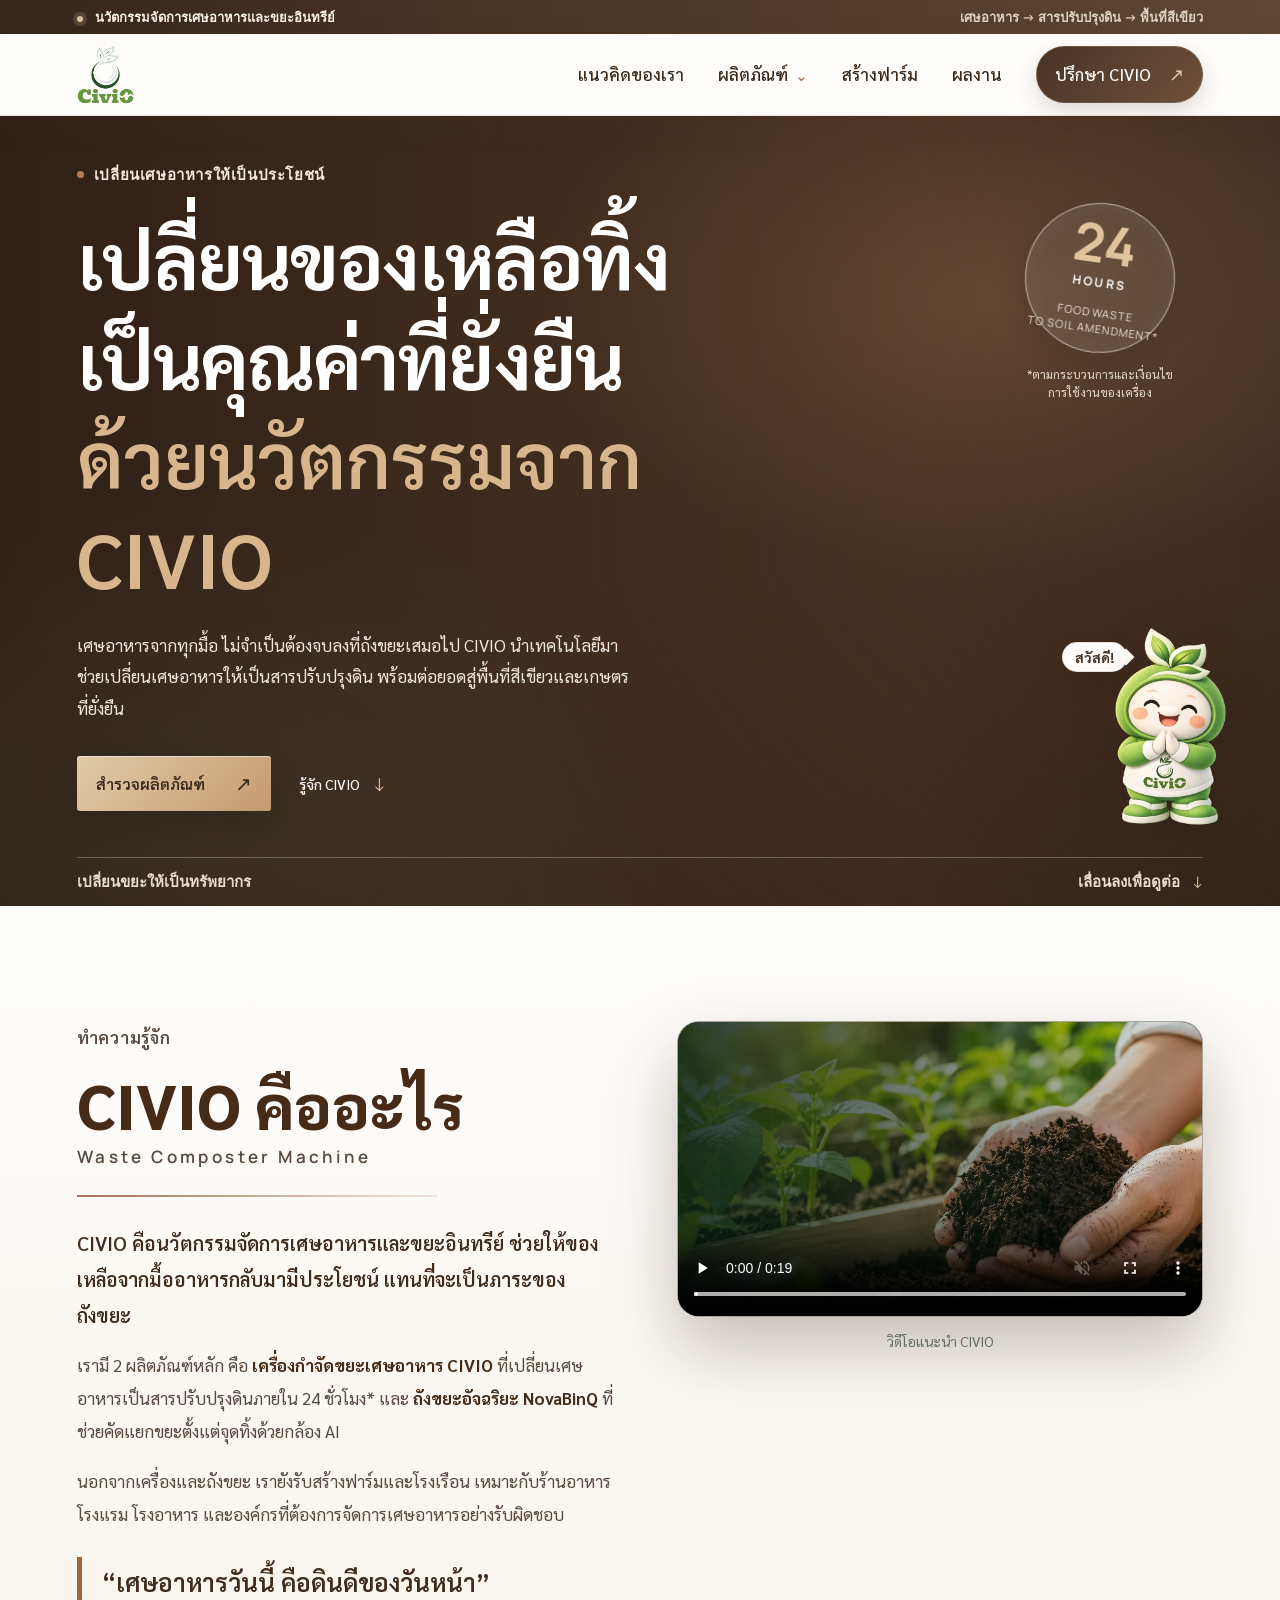
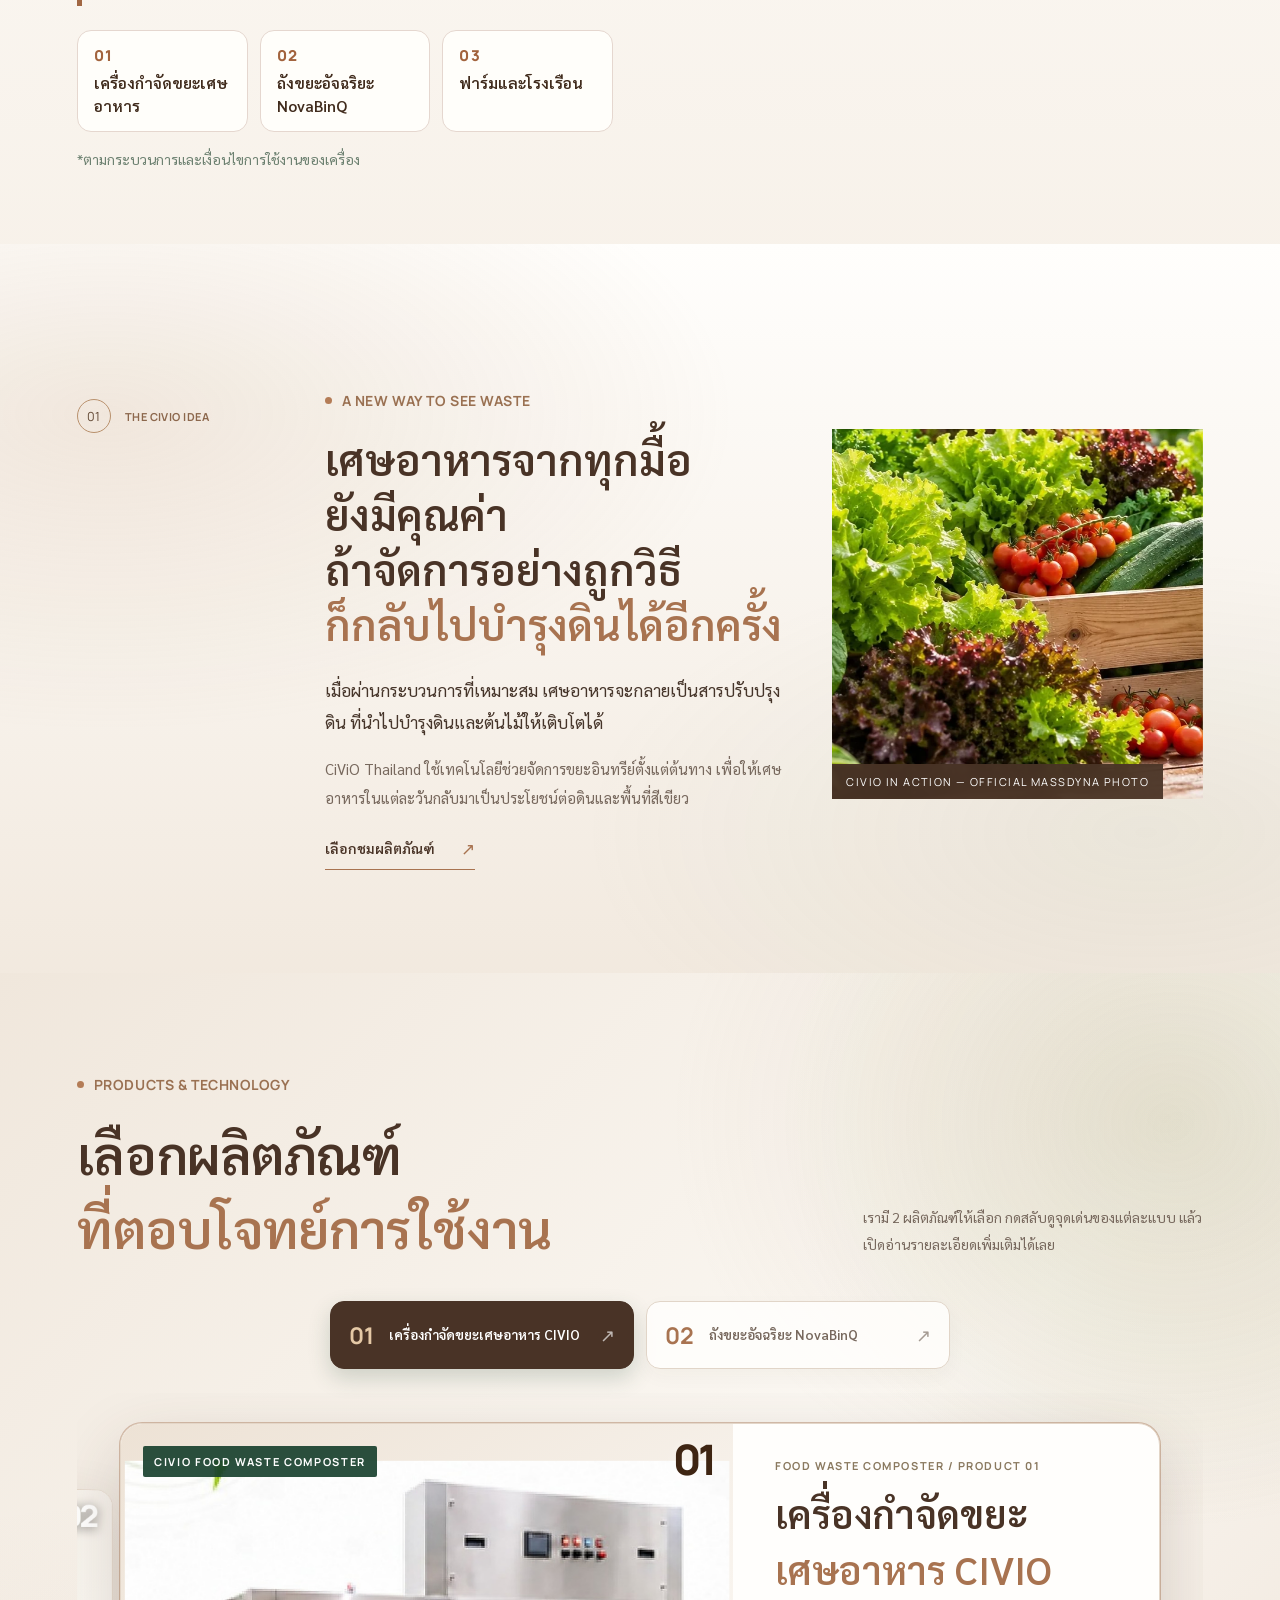
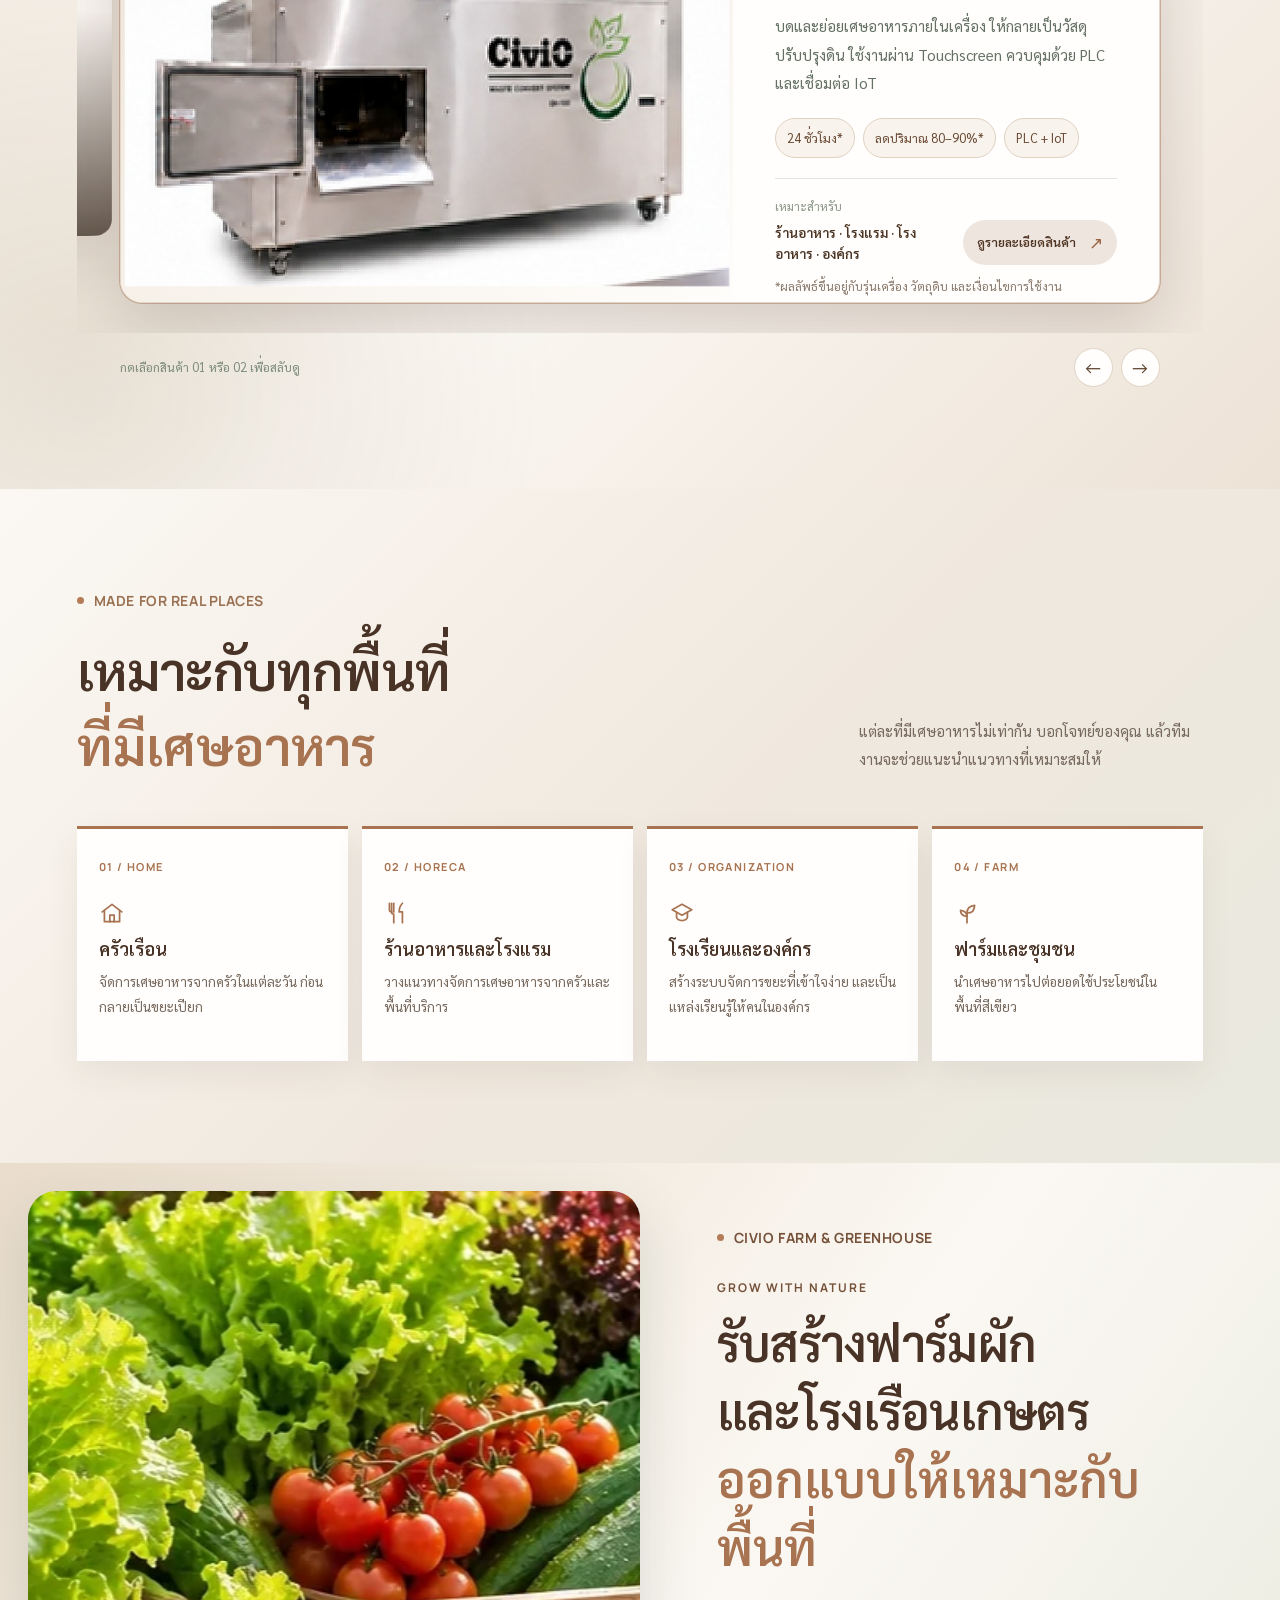
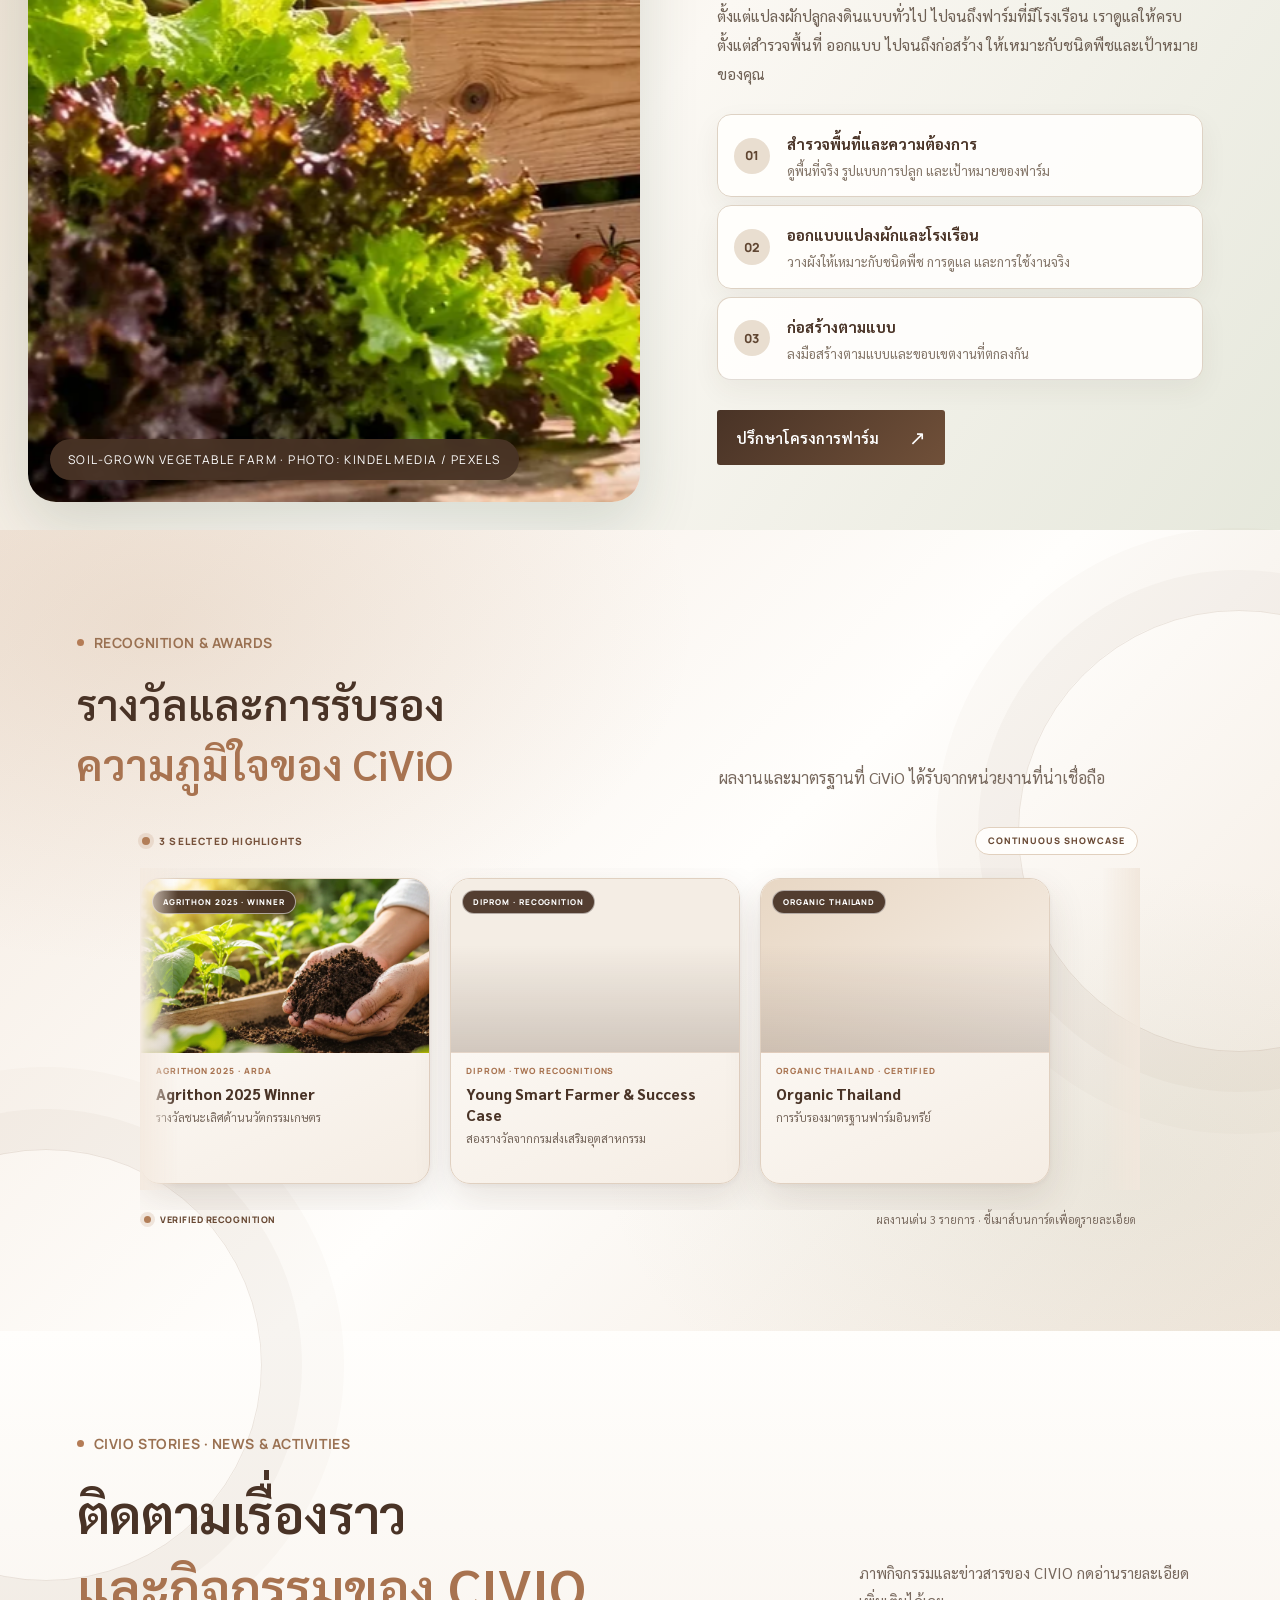
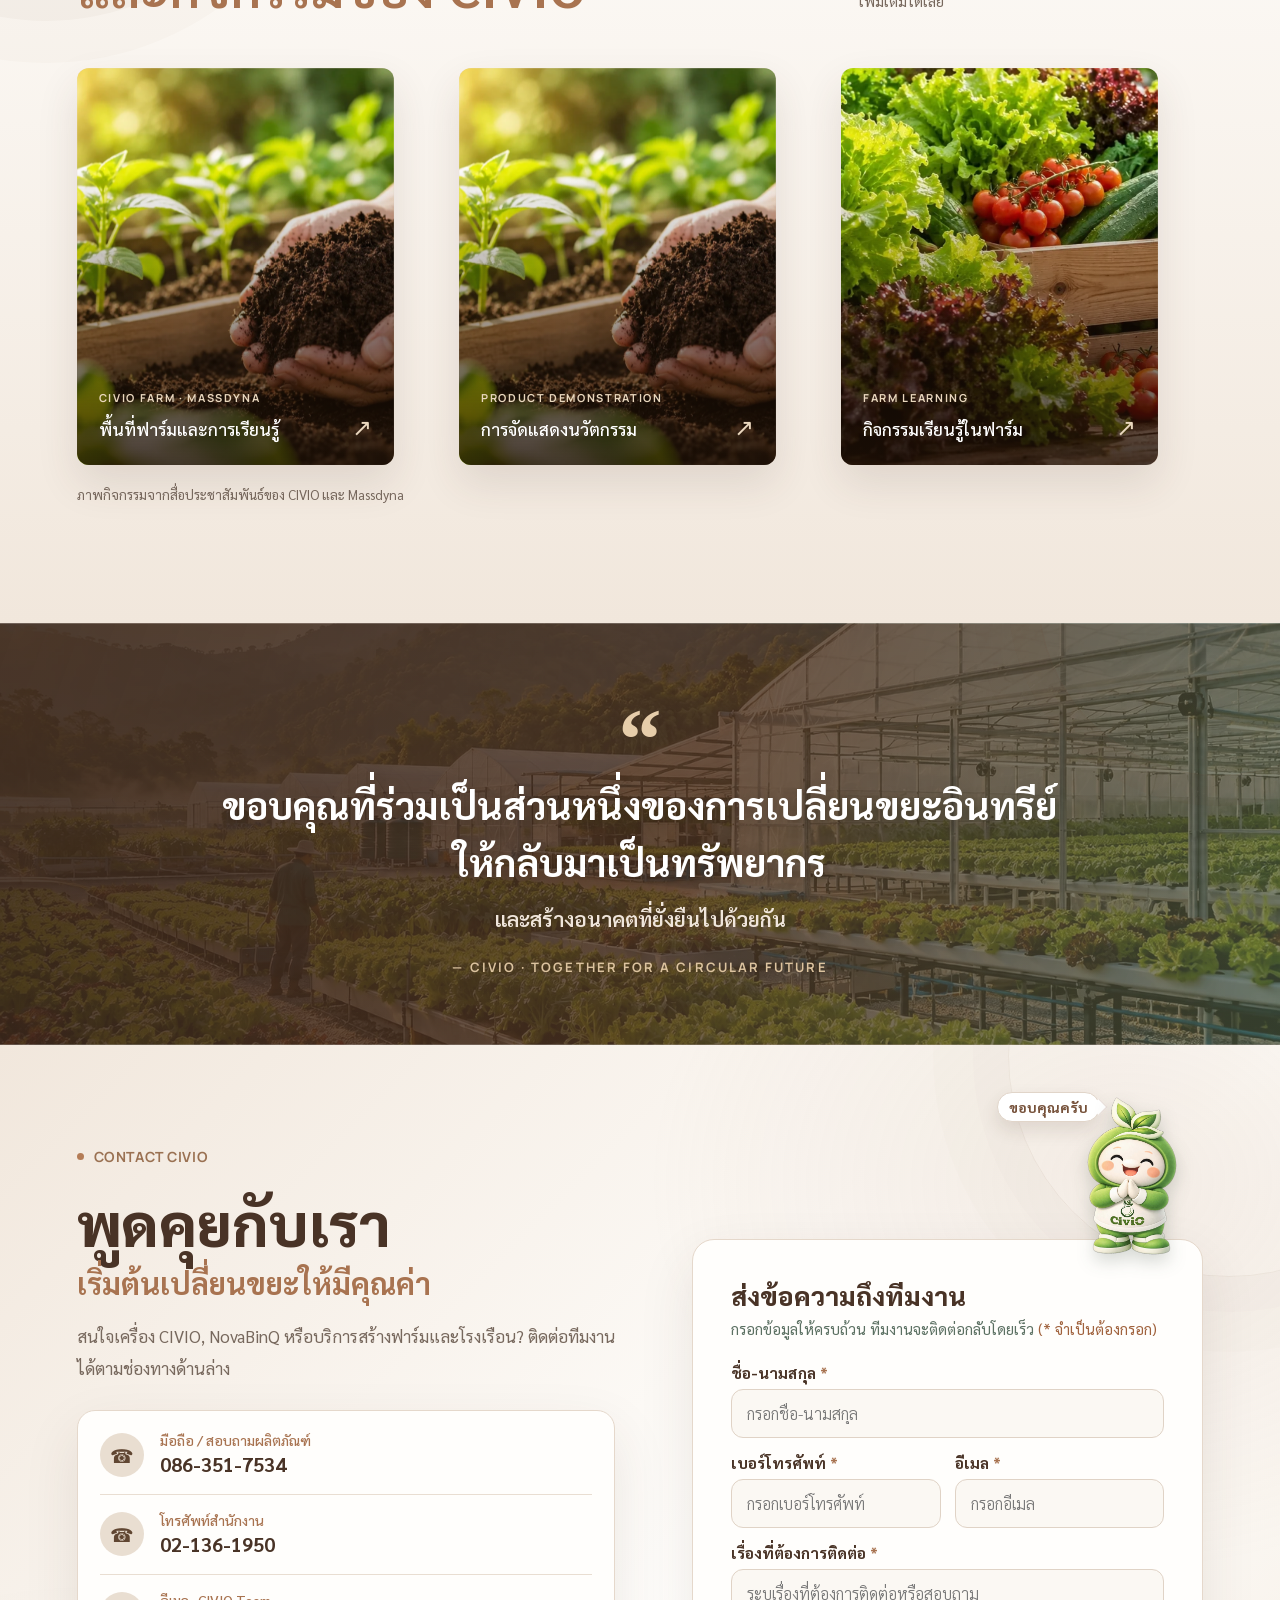
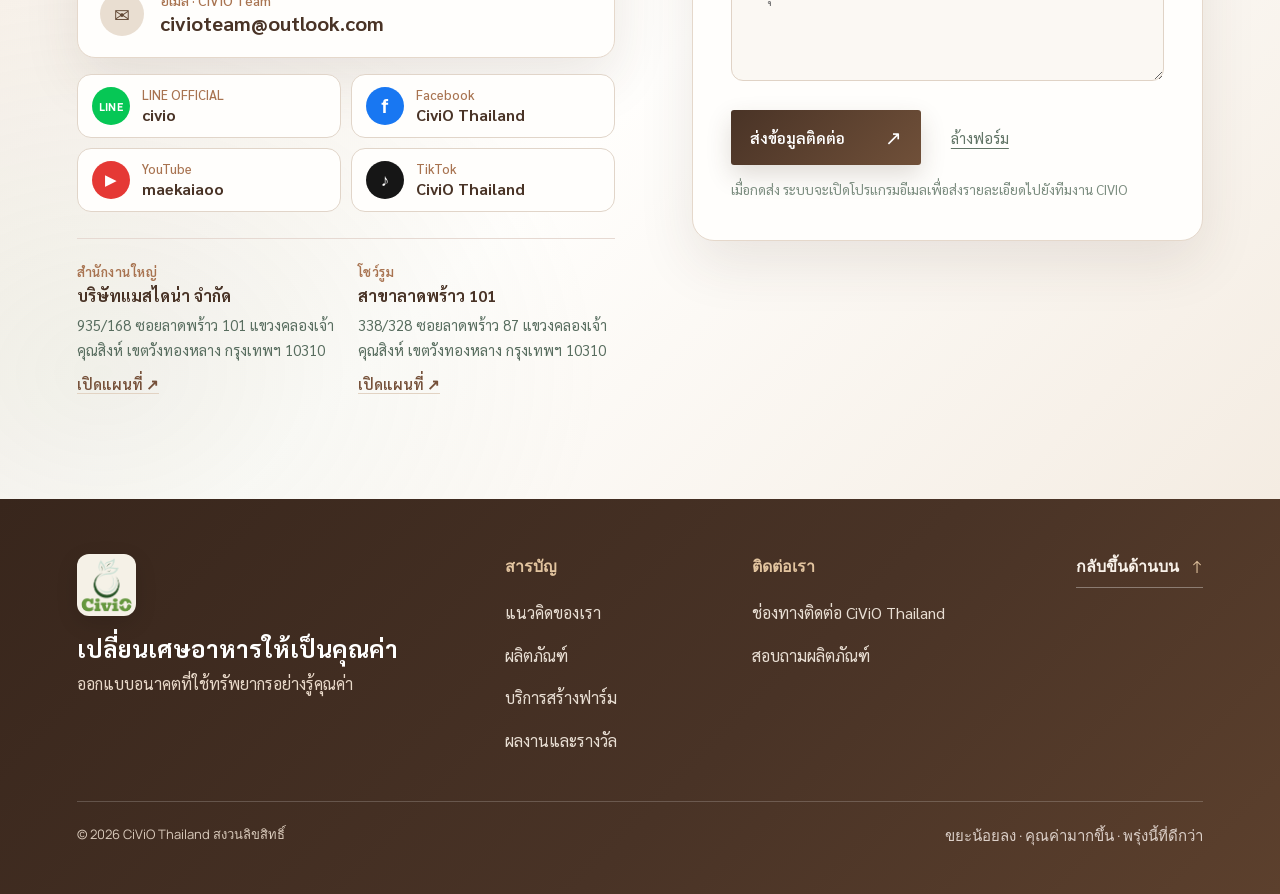
<file: index.html>
<!DOCTYPE html>
<html lang="th">
<head>
  <meta charset="UTF-8">
  <meta name="viewport" content="width=device-width, initial-scale=1.0">
  <meta name="theme-color" content="#354A3B">
  <meta name="application-name" content="CiViO Thailand">
  <meta name="description" content="CiViO Thailand นวัตกรรมจัดการเศษอาหารและขยะอินทรีย์ เครื่องกำจัดขยะเศษอาหาร CiViO ถังขยะอัจฉริยะ NovaBinQ พร้อมบริการออกแบบและสร้างฟาร์มผักและโรงเรือนเกษตร">
  <meta name="robots" content="index, follow, max-image-preview:large">
  <link rel="canonical" href="https://civiothailand.github.io/CiViOWebsites/">
  <meta property="og:site_name" content="CiViO Thailand">
  <meta property="og:locale" content="th_TH">
  <meta property="og:title" content="CiViO Thailand | เปลี่ยนขยะให้เป็นคุณค่า">
  <meta property="og:description" content="นวัตกรรมจัดการเศษอาหาร เครื่องกำจัดขยะ CiViO ถังขยะอัจฉริยะ NovaBinQ และบริการฟาร์มเกษตรเพื่อการเติบโตอย่างยั่งยืน">
  <meta property="og:type" content="website">
  <meta property="og:url" content="https://civiothailand.github.io/CiViOWebsites/">
  <meta property="og:image" content="https://civiothailand.github.io/CiViOWebsites/assets/video/civio-intro-poster.jpg">
  <meta property="og:image:alt" content="CiViO Thailand นวัตกรรมเปลี่ยนเศษอาหารให้เป็นคุณค่า">
  <meta name="twitter:card" content="summary_large_image">
  <meta name="twitter:title" content="CiViO Thailand | เปลี่ยนขยะให้เป็นคุณค่า">
  <meta name="twitter:description" content="นวัตกรรมจัดการเศษอาหาร เครื่องกำจัดขยะ CiViO และถังขยะอัจฉริยะ NovaBinQ">
  <meta name="twitter:image" content="https://civiothailand.github.io/CiViOWebsites/assets/video/civio-intro-poster.jpg">
  <title>CiViO Thailand | เครื่องกำจัดขยะเศษอาหาร</title>
  <link rel="preconnect" href="https://fonts.googleapis.com">
  <link rel="preconnect" href="https://fonts.gstatic.com" crossorigin>
  <link href="https://fonts.googleapis.com/css2?family=Sarabun:wght@300;400;500;600;700;800&family=Manrope:wght@400;500;600;700;800&display=swap" rel="stylesheet">
  <link rel="stylesheet" href="assets/css/style.css?v=11">
  <link rel="icon" href="assets/images/civio-logo-official.png" type="image/png">
  <script type="application/ld+json">
  {
    "@context": "https://schema.org",
    "@graph": [
      {
        "@type": "Organization",
        "@id": "https://civiothailand.github.io/CiViOWebsites/#organization",
        "name": "CiViO Thailand",
        "alternateName": "CiViO",
        "url": "https://civiothailand.github.io/CiViOWebsites/",
        "logo": "https://civiothailand.github.io/CiViOWebsites/assets/images/civio-logo-official.png",
        "description": "นวัตกรรมจัดการเศษอาหารและขยะอินทรีย์ เครื่องกำจัดขยะเศษอาหาร CiViO และถังขยะอัจฉริยะ NovaBinQ พร้อมแนวทางต่อยอดสู่เกษตรและพื้นที่สีเขียว"
      },
      {
        "@type": "WebSite",
        "@id": "https://civiothailand.github.io/CiViOWebsites/#website",
        "name": "CiViO Thailand",
        "alternateName": "CiViO",
        "url": "https://civiothailand.github.io/CiViOWebsites/",
        "inLanguage": "th-TH",
        "publisher": {"@id": "https://civiothailand.github.io/CiViOWebsites/#organization"}
      }
    ]
  }
  </script>
</head>
<body>
  <div class="scroll-progress" aria-hidden="true"><span id="scrollProgress"></span></div>
  <div class="topline">
    <div class="topline-inner">
      <span><i class="live-dot"></i> นวัตกรรมจัดการเศษอาหารและขยะอินทรีย์</span>
      <span class="topline-right">เศษอาหาร → สารปรับปรุงดิน → พื้นที่สีเขียว</span>
    </div>
  </div>

  <header class="header" id="top">
    <div class="header-inner">
      <a class="brand" href="#top" aria-label="CiViO Thailand หน้าแรก"><img src="assets/images/civio-logo-official.png" alt="CiViO Thailand" class="brand-logo" decoding="async"></a>
      <button class="menu-toggle" type="button" aria-label="เปิดเมนู" aria-expanded="false" aria-controls="mainNav">
        <span></span><span></span>
      </button>
      <nav class="main-nav" id="mainNav" aria-label="เมนูหลัก">
        <a href="#story">แนวคิดของเรา</a>
        <div class="nav-dropdown">
          <button class="nav-dropdown-toggle" type="button" aria-expanded="false">ผลิตภัณฑ์ <span aria-hidden="true">⌄</span></button>
          <div class="nav-dropdown-menu" aria-label="เลือกผลิตภัณฑ์">
            <a href="product-civio.html"><small>ผลิตภัณฑ์ 01</small><strong>เครื่องกำจัดขยะเศษอาหาร CIVIO</strong></a>
            <a href="product-novabinq.html"><small>ผลิตภัณฑ์ 02</small><strong>ถังขยะอัจฉริยะ NovaBinQ</strong></a>
          </div>
        </div>
        <a href="#farm">สร้างฟาร์ม</a>
        <a href="#credibility">ผลงาน</a>
        <a class="nav-contact" href="#contact">ปรึกษา CIVIO <b>↗</b></a>
      </nav>
    </div>
  </header>

  <main>
    <section class="hero">
      <div class="hero-image" aria-hidden="true">
        <div class="hero-slide hero-slide-hands"></div>
        <div class="hero-slide hero-slide-farm"></div>
      </div>
      
      <div class="hero-tint" aria-hidden="true"></div>
      <div class="hero-content page-width">
        <div class="hero-copy reveal">
          <div class="eyebrow eyebrow-light"><span></span> เปลี่ยนเศษอาหารให้เป็นประโยชน์</div>
          <h1>เปลี่ยนของเหลือทิ้ง<br>เป็นคุณค่าที่ยั่งยืน<br><em>ด้วยนวัตกรรมจาก CIVIO</em></h1>
          <p class="hero-description">เศษอาหารจากทุกมื้อ ไม่จำเป็นต้องจบลงที่ถังขยะเสมอไป CIVIO นำเทคโนโลยีมาช่วยเปลี่ยนเศษอาหารให้เป็นสารปรับปรุงดิน พร้อมต่อยอดสู่พื้นที่สีเขียวและเกษตรที่ยั่งยืน</p>
          <div class="hero-actions">
            <a class="btn btn-lime" href="#products">สำรวจผลิตภัณฑ์ <span>↗</span></a>
            <a class="btn-link btn-link-light" href="#story">รู้จัก CIVIO <span>↓</span></a>
          </div>
                  </div>
        <div class="hero-side reveal reveal-delay">
          <div class="hero-orbit"><span>24</span><small>HOURS</small><i>FOOD WASTE<br>TO SOIL AMENDMENT*</i></div>
          <p>*ตามกระบวนการและเงื่อนไขการใช้งานของเครื่อง</p>
        </div>
      </div>
      <div class="hero-sprout" aria-hidden="true">
        <span class="hero-sprout-bubble">สวัสดี!</span>
        <img src="assets/images/civio-mascot.png" alt="มาสคอต CiViO" decoding="async" fetchpriority="high">
      </div>
      <div class="hero-bottom page-width">
        <span>เปลี่ยนขยะให้เป็นทรัพยากร</span>
        <a href="#story">เลื่อนลงเพื่อดูต่อ <b>↓</b></a>
      </div>
    </section>

    <section class="about-civio section-space" id="about" aria-labelledby="about-title">
      <div class="about-grid page-width">
        <div class="about-copy reveal">
          <p class="about-kicker">ทำความรู้จัก</p>
          <h2 id="about-title">CIVIO คืออะไร</h2>
          <p class="about-en">Waste Composter Machine</p>
          <span class="about-rule" aria-hidden="true"></span>
          <p class="about-lead">CIVIO คือนวัตกรรมจัดการเศษอาหารและขยะอินทรีย์ ช่วยให้ของเหลือจากมื้ออาหารกลับมามีประโยชน์ แทนที่จะเป็นภาระของถังขยะ</p>
          <p>เรามี 2 ผลิตภัณฑ์หลัก คือ <strong>เครื่องกำจัดขยะเศษอาหาร CIVIO</strong> ที่เปลี่ยนเศษอาหารเป็นสารปรับปรุงดินภายใน 24 ชั่วโมง* และ <strong>ถังขยะอัจฉริยะ NovaBinQ</strong> ที่ช่วยคัดแยกขยะตั้งแต่จุดทิ้งด้วยกล้อง AI</p>
          <p>นอกจากเครื่องและถังขยะ เรายังรับสร้างฟาร์มและโรงเรือน เหมาะกับร้านอาหาร โรงแรม โรงอาหาร และองค์กรที่ต้องการจัดการเศษอาหารอย่างรับผิดชอบ</p>
          <blockquote class="about-quote">“เศษอาหารวันนี้ คือดินดีของวันหน้า”</blockquote>
          <ul class="about-facts" aria-label="สิ่งที่ CIVIO ทำ">
            <li><a href="#products"><b>01</b><span>เครื่องกำจัดขยะเศษอาหาร</span></a></li>
            <li><a href="#products"><b>02</b><span>ถังขยะอัจฉริยะ NovaBinQ</span></a></li>
            <li><a href="#farm"><b>03</b><span>ฟาร์มและโรงเรือน</span></a></li>
          </ul>
          <p class="about-note">*ตามกระบวนการและเงื่อนไขการใช้งานของเครื่อง</p>
        </div>
        <figure class="about-video reveal">
          <div class="about-video-frame">
            <video id="civio-intro-video" poster="assets/video/civio-intro-poster.jpg" muted loop playsinline autoplay preload="metadata" controls controlslist="nodownload" aria-label="วิดีโอแนะนำ CIVIO">
              <source src="assets/video/civio-intro.webm" type="video/webm">
              <source src="assets/video/civio-intro.mp4" type="video/mp4">
              เบราว์เซอร์ของคุณไม่รองรับการเล่นวิดีโอ
            </video>
          </div>
          <figcaption>วิดีโอแนะนำ CIVIO</figcaption>
        </figure>
      </div>
    </section>

    <section class="manifesto section-space" id="story">
      <div class="manifesto-aside reveal">
        <span class="section-number">01</span>
        <span class="micro-label">THE CIVIO IDEA</span>
      </div>
      <div class="manifesto-content reveal">
        <div class="eyebrow"><span></span> A NEW WAY TO SEE WASTE</div>
        <h2 class="manifesto-title"><span>เศษอาหารจากทุกมื้อ</span> <span>ยังมีคุณค่า</span> <span class="mt-gap">ถ้าจัดการอย่างถูกวิธี</span> <em><span>ก็กลับไปบำรุงดินได้อีกครั้ง</span></em></h2>
        <p class="manifesto-lead">เมื่อผ่านกระบวนการที่เหมาะสม เศษอาหารจะกลายเป็นสารปรับปรุงดิน ที่นำไปบำรุงดินและต้นไม้ให้เติบโตได้</p>
        <p class="body-copy">CiViO Thailand ใช้เทคโนโลยีช่วยจัดการขยะอินทรีย์ตั้งแต่ต้นทาง เพื่อให้เศษอาหารในแต่ละวันกลับมาเป็นประโยชน์ต่อดินและพื้นที่สีเขียว</p>
        <a class="under-link" href="#products">เลือกชมผลิตภัณฑ์ <span>↗</span></a>
      </div>
      <div class="manifesto-image reveal">
        <img src="https://massdyna.com/wp-content/uploads/2025/11/IMG_0569.jpeg" alt="ภาพกิจกรรม CiviO Farm ที่เผยแพร่โดย Massdyna" loading="lazy">
        <div class="image-credit">CIVIO IN ACTION — OFFICIAL MASSDYNA PHOTO</div>
      </div>
    </section>

    <section class="product-section section-space" id="products">
      <div class="section-header page-width reveal">
        <div>
          <div class="eyebrow"><span></span> PRODUCTS & TECHNOLOGY</div>
          <h2>เลือกผลิตภัณฑ์<br><em>ที่ตอบโจทย์การใช้งาน</em></h2>
        </div>
        <p>เรามี 2 ผลิตภัณฑ์ให้เลือก กดสลับดูจุดเด่นของแต่ละแบบ แล้วเปิดอ่านรายละเอียดเพิ่มเติมได้เลย</p>
      </div>

      <div class="product-showcase page-width" data-product-carousel>
        <div class="product-selector product-selector-top" role="group" aria-label="เลือกผลิตภัณฑ์">
          <button class="product-selector-button is-active" type="button" data-product-select="0" aria-pressed="true">
            <span>01</span><small>เครื่องกำจัดขยะเศษอาหาร CIVIO</small><b>↗</b>
          </button>
          <button class="product-selector-button" type="button" data-product-select="1" aria-pressed="false">
            <span>02</span><small>ถังขยะอัจฉริยะ NovaBinQ</small><b>↗</b>
          </button>
        </div>

        <div class="product-carousel-stage" aria-label="เลือกชมผลิตภัณฑ์ CIVIO">
          <article class="product-slide is-active" data-product-slide="0" tabindex="0" aria-label="สินค้า 01 เครื่องกำจัดขยะเศษอาหาร CIVIO">
            <div class="product-slide-image product-image-contain">
              <img src="https://massdyna.com/wp-content/uploads/2026/08/3414c676-9cdc-49a3-9c5f-7c2a30764273-800x800.png" onerror="this.onerror=null;this.src='assets/images/civio-machine-product.jpg'" alt="เครื่องกำจัดขยะเศษอาหาร CIVIO ตัวเครื่องสเตนเลส" loading="eager" fetchpriority="high" decoding="async">
              <span class="slide-image-label">CIVIO FOOD WASTE COMPOSTER</span>
              <span class="slide-number">01</span>
              <span class="slide-inactive-title">เครื่องกำจัดขยะเศษอาหาร CIVIO</span>
            </div>
            <div class="product-slide-content">
              <div class="product-meta">FOOD WASTE COMPOSTER / PRODUCT 01</div>
              <h3>เครื่องกำจัดขยะ<br><em>เศษอาหาร CIVIO</em></h3>
              <p>บดและย่อยเศษอาหารภายในเครื่อง ให้กลายเป็นวัสดุปรับปรุงดิน ใช้งานผ่าน Touchscreen ควบคุมด้วย PLC และเชื่อมต่อ IoT</p>
              <div class="spec-chips"><span>24 ชั่วโมง*</span><span>ลดปริมาณ 80–90%*</span><span>PLC + IoT</span></div>
              <div class="slide-product-foot">
                <div><small>เหมาะสำหรับ</small><strong>ร้านอาหาร · โรงแรม · โรงอาหาร · องค์กร</strong></div>
                <a href="product-civio.html" class="product-detail-link">ดูรายละเอียดสินค้า <b>↗</b></a>
              </div>
              <small class="product-footnote">*ผลลัพธ์ขึ้นอยู่กับรุ่นเครื่อง วัตถุดิบ และเงื่อนไขการใช้งาน</small>
            </div>
          </article>

          <article class="product-slide is-next" data-product-slide="1" tabindex="0" aria-label="สินค้า 02 ถังขยะอัจฉริยะ NovaBinQ">
            <div class="product-slide-image product-image-contain smart-bin-image">
              <img src="assets/images/novabinq-smart-bin.png" alt="ถังขยะอัจฉริยะ NovaBinQ ตัวเครื่องสเตนเลสพร้อมหน้าจอ" loading="eager" decoding="async">
              <span class="slide-image-label">NOVABINQ · AI SMART WASTE SORTING</span>
              <span class="slide-number">02</span>
              <span class="slide-inactive-title">ถังขยะอัจฉริยะ NovaBinQ</span>
            </div>
            <div class="product-slide-content">
              <div class="product-meta">AI SMART WASTE SORTING / PRODUCT 02</div>
              <h3>ถังขยะอัจฉริยะ<br><em>NovaBinQ</em></h3>
              <p>กล้อง AI ช่วยแยกประเภทขยะตั้งแต่ตอนทิ้ง แล้วกลไกอัตโนมัติจะส่งขยะเข้าช่องที่ถูกต้อง จากทั้งหมด 4 ช่อง</p>
              <div class="spec-chips"><span>AI Camera</span><span>ถาดอัตโนมัติ</span><span>4 ช่องรองรับ</span></div>
              <div class="slide-product-foot">
                <div><small>เหมาะสำหรับ</small><strong>สำนักงาน · อาคาร · โรงเรียน · พื้นที่ส่วนกลาง</strong></div>
                <a href="product-novabinq.html" class="product-detail-link">ดูรายละเอียดสินค้า <b>↗</b></a>
              </div>
              <small class="product-footnote">สอบถามทีมงานเพื่อรับข้อมูลรายละเอียดเพิ่มเติม</small>
            </div>
          </article>
        </div>

        <div class="product-carousel-controls product-carousel-controls-bottom">
          <span class="product-carousel-hint">กดเลือกสินค้า 01 หรือ 02 เพื่อสลับดู</span>
          <div class="product-carousel-arrows">
            <button type="button" data-product-prev aria-label="สินค้าก่อนหน้า">←</button>
            <button type="button" data-product-next aria-label="สินค้าถัดไป">→</button>
          </div>
        </div>
      </div>
    </section>

    <section class="use-cases section-space">
      <div class="section-header page-width reveal">
        <div><div class="eyebrow"><span></span> MADE FOR REAL PLACES</div><h2>เหมาะกับทุกพื้นที่<br><em>ที่มีเศษอาหาร</em></h2></div>
        <p>แต่ละที่มีเศษอาหารไม่เท่ากัน บอกโจทย์ของคุณ แล้วทีมงานจะช่วยแนะนำแนวทางที่เหมาะสมให้</p>
      </div>
      <div class="use-case-grid page-width">
        <article class="use-case reveal"><span>01 / HOME</span><div class="use-case-icon" aria-hidden="true"><svg viewBox="0 0 24 24" width="26" height="26" fill="none" stroke="currentColor" stroke-width="1.6" stroke-linecap="round" stroke-linejoin="round"><path d="M3 11l9-7 9 7"/><path d="M5 10v10h14V10"/><path d="M10 20v-6h4v6"/></svg></div><h3>ครัวเรือน</h3><p>จัดการเศษอาหารจากครัวในแต่ละวัน ก่อนกลายเป็นขยะเปียก</p></article>
        <article class="use-case reveal"><span>02 / HORECA</span><div class="use-case-icon" aria-hidden="true"><svg viewBox="0 0 24 24" width="26" height="26" fill="none" stroke="currentColor" stroke-width="1.6" stroke-linecap="round" stroke-linejoin="round"><path d="M7 3v8a2 2 0 0 0 2 2v8"/><path d="M5 3v6a2 2 0 0 0 2 2"/><path d="M9 3v8"/><path d="M17 3c-2 2-3 4.5-3 8h3v10"/></svg></div><h3>ร้านอาหารและโรงแรม</h3><p>วางแนวทางจัดการเศษอาหารจากครัวและพื้นที่บริการ</p></article>
        <article class="use-case reveal"><span>03 / ORGANIZATION</span><div class="use-case-icon" aria-hidden="true"><svg viewBox="0 0 24 24" width="26" height="26" fill="none" stroke="currentColor" stroke-width="1.6" stroke-linecap="round" stroke-linejoin="round"><path d="M3 9l9-5 9 5-9 5-9-5z"/><path d="M7 11.5V16c0 1.5 2.2 3 5 3s5-1.5 5-3v-4.5"/></svg></div><h3>โรงเรียนและองค์กร</h3><p>สร้างระบบจัดการขยะที่เข้าใจง่าย และเป็นแหล่งเรียนรู้ให้คนในองค์กร</p></article>
        <article class="use-case reveal"><span>04 / FARM</span><div class="use-case-icon" aria-hidden="true"><svg viewBox="0 0 24 24" width="26" height="26" fill="none" stroke="currentColor" stroke-width="1.6" stroke-linecap="round" stroke-linejoin="round"><path d="M12 21v-9"/><path d="M12 12c0-4 2.5-6.5 7-7 0 4.5-2.5 7-7 7z"/><path d="M12 15c0-3-2-5-6-5.5 0 3.5 2 5.5 6 5.5z"/></svg></div><h3>ฟาร์มและชุมชน</h3><p>นำเศษอาหารไปต่อยอดใช้ประโยชน์ในพื้นที่สีเขียว</p></article>
      </div>
    </section>

    <section class="farm-section" id="farm">
      <div class="farm-image reveal">
        <img src="https://images.pexels.com/photos/7457048/pexels-photo-7457048.jpeg?cs=srgb&dl=pexels-kindelmedia-7457048.jpg&fm=jpg" alt="แปลงผักปลูกลงดินเป็นแถวในฟาร์มกลางแจ้ง ไม่มีชั้นวางหรือระบบปลูกผักแบบไฮโดรโปนิกส์" loading="lazy">
        <span class="farm-image-caption">SOIL-GROWN VEGETABLE FARM · PHOTO: KINDEL MEDIA / PEXELS</span>
      </div>
      <div class="farm-copy reveal">
        <div class="eyebrow"><span></span> CIVIO FARM & GREENHOUSE</div>
        <p class="farm-overline">GROW WITH NATURE</p>
        <h2>รับสร้างฟาร์มผัก<br>และโรงเรือนเกษตร<br><em>ออกแบบให้เหมาะกับพื้นที่</em></h2>
        <p class="farm-intro">ตั้งแต่แปลงผักปลูกลงดินแบบทั่วไป ไปจนถึงฟาร์มที่มีโรงเรือน เราดูแลให้ครบ ตั้งแต่สำรวจพื้นที่ ออกแบบ ไปจนถึงก่อสร้าง ให้เหมาะกับชนิดพืชและเป้าหมายของคุณ</p>
        <div class="farm-services farm-services-simple">
          <div><span>01</span><p><strong>สำรวจพื้นที่และความต้องการ</strong><small>ดูพื้นที่จริง รูปแบบการปลูก และเป้าหมายของฟาร์ม</small></p></div>
          <div><span>02</span><p><strong>ออกแบบแปลงผักและโรงเรือน</strong><small>วางผังให้เหมาะกับชนิดพืช การดูแล และการใช้งานจริง</small></p></div>
          <div><span>03</span><p><strong>ก่อสร้างตามแบบ</strong><small>ลงมือสร้างตามแบบและขอบเขตงานที่ตกลงกัน</small></p></div>
        </div>
        <a class="btn btn-forest" href="#contact">ปรึกษาโครงการฟาร์ม <span>↗</span></a>
      </div>
    </section>


    <section class="credibility-section section-space" id="credibility">
      <div class="page-width">
        <div class="section-header reveal">
          <div>
            <div class="eyebrow"><span></span> RECOGNITION & AWARDS</div>
            <h2>รางวัลและการรับรอง<br><em>ความภูมิใจของ CiViO</em></h2>
          </div>
          <p>ผลงานและมาตรฐานที่ CiViO ได้รับจากหน่วยงานที่น่าเชื่อถือ</p>
        </div>

        <div class="award-marquee reveal" role="region" aria-roledescription="carousel" aria-label="ผลงานและการรับรองที่โดดเด่นของ CiViO Thailand">
          <div class="award-marquee-toolbar">
            <span class="award-marquee-count"><i aria-hidden="true"></i> 3 SELECTED HIGHLIGHTS</span>
            <span class="award-marquee-live">CONTINUOUS SHOWCASE</span>
          </div>
          <div class="award-marquee-viewport">
            <div class="award-track" id="awardTrack">
              <div class="award-track-set">
                <article class="award-marquee-card" role="group" tabindex="0" data-image="https://massdyna.com/wp-content/uploads/2025/05/Agrithon-4-300x400.jpg" data-alt="ภาพผู้แทน CiViO บนเวที Agrithon 2025" data-title="Agrithon 2025 · Winner" data-description="CiViO ได้รับรางวัลชนะเลิศในการแข่งขัน Agrithon 2025 จัดโดยสำนักงานพัฒนาการวิจัยการเกษตร (องค์การมหาชน) เมื่อวันที่ 21 พฤษภาคม 2025" data-points="รางวัลชนะเลิศ Agrithon 2025|สำนักงานพัฒนาการวิจัยการเกษตร (องค์การมหาชน)" data-source="https://massdyna.com/civio-%E0%B8%84%E0%B8%A7%E0%B9%89%E0%B8%B2%E0%B8%A3%E0%B8%B2%E0%B8%87%E0%B8%A7%E0%B8%B1%E0%B8%A5%E0%B8%8A%E0%B8%B0%E0%B9%80%E0%B8%A5%E0%B%B4%E0%B8%A8%E0%B9%83%E0%B8%99%E0%B8%81%E0%B8%B2/">
                  <span class="award-marquee-photo"><img src="https://massdyna.com/wp-content/uploads/2025/05/Agrithon-4-300x400.jpg" alt="ภาพผู้แทน CiViO บนเวที Agrithon 2025" loading="lazy" decoding="async"></span>
                  <span class="award-marquee-copy"><small>AGRITHON 2025 · ARDA</small><strong>Agrithon 2025 Winner</strong><em>รางวัลชนะเลิศด้านนวัตกรรมเกษตร</em></span>
                </article>

                <article class="award-marquee-card award-marquee-card--document" role="group" tabindex="0" data-image="assets/images/civio-award-young-smart-farmer-diprom.jpg" data-alt="หลักฐานรางวัล Young Smart Farmer แห่งปี และ Success Case จาก DIPROM" data-title="Young Smart Farmer & Success Case" data-description="ได้รับรางวัล Young Smart Farmer แห่งปี ประจำปี 2569 และรางวัล Success Case ในกิจกรรมสร้างมูลค่าเพิ่มผลิตภัณฑ์เกษตรแปรรูป จากกรมส่งเสริมอุตสาหกรรม (DIPROM)" data-points="Young Smart Farmer แห่งปี ประจำปี 2569|Success Case จากกรมส่งเสริมอุตสาหกรรม (DIPROM)">
                  <span class="award-marquee-photo"><img src="assets/images/civio-award-young-smart-farmer-diprom.jpg" alt="หลักฐานรางวัล Young Smart Farmer และ Success Case จาก DIPROM" loading="eager" decoding="async"></span>
                  <span class="award-marquee-copy"><small>DIPROM · TWO RECOGNITIONS</small><strong>Young Smart Farmer & Success Case</strong><em>สองรางวัลจากกรมส่งเสริมอุตสาหกรรม</em></span>
                </article>

                <article class="award-marquee-card" role="group" tabindex="0" data-image="https://massdyna.com/wp-content/uploads/2025/11/IMG_0548-1067x800.jpeg" data-alt="ภาพการตรวจประเมิน CiViO Farm เพื่อรับรอง Organic Thailand" data-title="Organic Thailand · Certification" data-description="CiViO Farm ผ่านการตรวจรับรองมาตรฐาน Organic Thailand จากกรมวิชาการเกษตร" data-points="การรับรองมาตรฐาน Organic Thailand|ตรวจประเมินโดยกรมวิชาการเกษตร" data-fallback="assets/images/organic-vegetables-farm.webp" data-source="https://massdyna.com/civio-farm-%E0%B8%9C%E0%B9%88%E0%B8%B2%E0%B8%99%E0%B8%81%E0%B8%B2%E0%B8%A3%E0%B8%95%E0%B8%A3%E0%B8%A7%E0%B8%88%E0%B8%A3%E0%B8%B1%E0%B8%9A%E0%B8%A3%E0%B8%AD%E0%B8%87%E0%B8%A1%E0%B8%B2%E0%B8%95%E0%B8%A3/">
                  <span class="award-marquee-photo"><img src="https://massdyna.com/wp-content/uploads/2025/11/IMG_0548-1067x800.jpeg" alt="ภาพการตรวจประเมิน CiViO Farm เพื่อรับรอง Organic Thailand" loading="lazy" decoding="async" data-fallback="assets/images/organic-vegetables-farm.webp"></span>
                  <span class="award-marquee-copy"><small>ORGANIC THAILAND · CERTIFIED</small><strong>Organic Thailand</strong><em>การรับรองมาตรฐานฟาร์มอินทรีย์</em></span>
                </article>
              </div>
              <div class="award-track-set award-track-set--clone" aria-hidden="true">
                <article class="award-marquee-card" role="group" tabindex="-1" data-image="https://massdyna.com/wp-content/uploads/2025/05/Agrithon-4-300x400.jpg" data-alt="ภาพผู้แทน CiViO บนเวที Agrithon 2025" data-title="Agrithon 2025 · Winner" data-description="CiViO ได้รับรางวัลชนะเลิศในการแข่งขัน Agrithon 2025 จัดโดยสำนักงานพัฒนาการวิจัยการเกษตร (องค์การมหาชน) เมื่อวันที่ 21 พฤษภาคม 2025" data-points="รางวัลชนะเลิศ Agrithon 2025|สำนักงานพัฒนาการวิจัยการเกษตร (องค์การมหาชน)">
                  <span class="award-marquee-photo"><img src="https://massdyna.com/wp-content/uploads/2025/05/Agrithon-4-300x400.jpg" alt="ภาพผู้แทน CiViO บนเวที Agrithon 2025" loading="lazy" decoding="async"></span>
                  <span class="award-marquee-copy"><small>AGRITHON 2025 · ARDA</small><strong>Agrithon 2025 Winner</strong><em>รางวัลชนะเลิศด้านนวัตกรรมเกษตร</em></span>
                </article>

                <article class="award-marquee-card award-marquee-card--document" role="group" tabindex="-1" data-image="assets/images/civio-award-young-smart-farmer-diprom.jpg" data-alt="หลักฐานรางวัล Young Smart Farmer แห่งปี และ Success Case จาก DIPROM" data-title="Young Smart Farmer & Success Case" data-description="ได้รับรางวัล Young Smart Farmer แห่งปี ประจำปี 2569 และรางวัล Success Case ในกิจกรรมสร้างมูลค่าเพิ่มผลิตภัณฑ์เกษตรแปรรูป จากกรมส่งเสริมอุตสาหกรรม (DIPROM)" data-points="Young Smart Farmer แห่งปี ประจำปี 2569|Success Case จากกรมส่งเสริมอุตสาหกรรม (DIPROM)">
                  <span class="award-marquee-photo"><img src="assets/images/civio-award-young-smart-farmer-diprom.jpg" alt="หลักฐานรางวัล Young Smart Farmer และ Success Case จาก DIPROM" loading="eager" decoding="async"></span>
                  <span class="award-marquee-copy"><small>DIPROM · TWO RECOGNITIONS</small><strong>Young Smart Farmer & Success Case</strong><em>สองรางวัลจากกรมส่งเสริมอุตสาหกรรม</em></span>
                </article>

                <article class="award-marquee-card" role="group" tabindex="-1" data-image="https://massdyna.com/wp-content/uploads/2025/11/IMG_0548-1067x800.jpeg" data-alt="ภาพการตรวจประเมิน CiViO Farm เพื่อรับรอง Organic Thailand" data-title="Organic Thailand · Certification" data-description="CiViO Farm ผ่านการตรวจรับรองมาตรฐาน Organic Thailand จากกรมวิชาการเกษตร" data-points="การรับรองมาตรฐาน Organic Thailand|ตรวจประเมินโดยกรมวิชาการเกษตร">
                  <span class="award-marquee-photo"><img src="https://massdyna.com/wp-content/uploads/2025/11/IMG_0548-1067x800.jpeg" alt="ภาพการตรวจประเมิน CiViO Farm เพื่อรับรอง Organic Thailand" loading="lazy" decoding="async"></span>
                  <span class="award-marquee-copy"><small>ORGANIC THAILAND · CERTIFIED</small><strong>Organic Thailand</strong><em>การรับรองมาตรฐานฟาร์มอินทรีย์</em></span>
                </article>
              </div>
            </div>
          </div>
          <div class="award-marquee-footer">
            <span><i aria-hidden="true"></i> VERIFIED RECOGNITION</span>
            <span>ผลงานเด่น 3 รายการ · ชี้เมาส์บนการ์ดเพื่อดูรายละเอียด</span>
          </div>
        </div>
      </div>
    </section>

    <section class="proof-section section-space" id="real-work">
      <div class="section-header page-width reveal">
        <div><div class="eyebrow"><span></span> CIVIO STORIES · NEWS & ACTIVITIES</div><h2>ติดตามเรื่องราว<br><em>และกิจกรรมของ CIVIO</em></h2></div>
        <p>ภาพกิจกรรมและข่าวสารของ CIVIO กดอ่านรายละเอียดเพิ่มเติมได้เลย</p>
      </div>
      <div class="proof-grid page-width">
        <a class="proof-card proof-card-large reveal" href="news-01.html">
          <img src="https://massdyna.com/wp-content/uploads/2025/11/IMG_0570.jpeg" alt="การเยี่ยมชมและสาธิตเครื่องกำจัดขยะ CiviO ที่เผยแพร่โดย Massdyna" loading="lazy">
          <span class="proof-caption"><small>CIVIO FARM · MASSDYNA</small><strong>พื้นที่ฟาร์มและการเรียนรู้</strong><b>↗</b></span>
        </a>
        <a class="proof-card reveal" href="news-02.html">
          <img src="https://massdyna.com/wp-content/uploads/2025/11/IMG_0488.jpeg" alt="การนำเสนอนวัตกรรม CiviO ในงานจัดแสดงที่เผยแพร่โดย Massdyna" loading="lazy">
          <span class="proof-caption"><small>PRODUCT DEMONSTRATION</small><strong>การจัดแสดงนวัตกรรม</strong><b>↗</b></span>
        </a>
        <a class="proof-card reveal reveal-delay" href="news-03.html">
          <img src="https://massdyna.com/wp-content/uploads/2025/11/IMG_0572.jpeg" alt="กิจกรรมเรียนรู้และเก็บผักในพื้นที่ฟาร์มที่เผยแพร่โดย Massdyna" loading="lazy">
          <span class="proof-caption"><small>FARM LEARNING</small><strong>กิจกรรมเรียนรู้ในฟาร์ม</strong><b>↗</b></span>
        </a>
      </div>
      <p class="proof-note page-width">ภาพกิจกรรมจากสื่อประชาสัมพันธ์ของ CIVIO และ Massdyna</p>
    </section>

      <section class="gratitude-section" aria-label="คำขอบคุณจาก CIVIO">
    <div class="gratitude-inner page-width">
      <span class="gratitude-mark" aria-hidden="true">“</span>
      <blockquote class="gratitude-copy">
        <h2>ขอบคุณที่ร่วมเป็นส่วนหนึ่งของการเปลี่ยนขยะอินทรีย์<br class="gratitude-break">ให้กลับมาเป็นทรัพยากร</h2>
        <p>และสร้างอนาคตที่ยั่งยืนไปด้วยกัน</p>
      </blockquote>
      <span class="gratitude-eyebrow">— CIVIO · TOGETHER FOR A CIRCULAR FUTURE</span>
    </div>
  </section>

    <section class="contact-section section-space" id="contact">
      <div class="ct-layout page-width">
        <div class="ct-copy reveal">
          <div class="eyebrow"><span></span> CONTACT CIVIO</div>
          <h2 class="ct-title">พูดคุยกับเรา<small>เริ่มต้นเปลี่ยนขยะให้มีคุณค่า</small></h2>
          <p class="ct-intro">สนใจเครื่อง CIVIO, NovaBinQ หรือบริการสร้างฟาร์มและโรงเรือน? ติดต่อทีมงานได้ตามช่องทางด้านล่าง</p>

          <div class="ct-card">
            <a class="ct-row" href="tel:0863517534"><span class="ct-ico">☎</span><span class="ct-txt"><small>มือถือ / สอบถามผลิตภัณฑ์</small><strong>086-351-7534</strong></span></a>
            <a class="ct-row" href="tel:021361950"><span class="ct-ico">☎</span><span class="ct-txt"><small>โทรศัพท์สำนักงาน</small><strong>02-136-1950</strong></span></a>
            <a class="ct-row" href="mailto:civioteam@outlook.com"><span class="ct-ico">✉</span><span class="ct-txt"><small>อีเมล · CIVIO Team</small><strong>civioteam@outlook.com</strong></span></a>
          </div>

          <ul class="ct-social" aria-label="โซเชียลมีเดีย">
            <li><a href="https://line.me/R/home/public/profile?id=civio" target="_blank" rel="noopener"><span class="ct-s ct-line">LINE</span><span class="ct-txt"><small>LINE OFFICIAL</small><strong>civio</strong></span></a></li>
            <li><a href="https://www.facebook.com/civiozerowaste" target="_blank" rel="noopener"><span class="ct-s ct-fb">f</span><span class="ct-txt"><small>Facebook</small><strong>CiviO Thailand</strong></span></a></li>
            <li><a href="https://www.youtube.com/@Maekaiaoo" target="_blank" rel="noopener"><span class="ct-s ct-yt">▶</span><span class="ct-txt"><small>YouTube</small><strong>maekaiaoo</strong></span></a></li>
            <li><a href="https://www.tiktok.com/search?q=CiviO%20Thailand" target="_blank" rel="noopener"><span class="ct-s ct-tt">♪</span><span class="ct-txt"><small>TikTok</small><strong>CiviO Thailand</strong></span></a></li>
          </ul>

          <div class="ct-address">
            <div class="ct-addr">
              <small>สำนักงานใหญ่</small>
              <strong>บริษัทแมสไดน่า จำกัด</strong>
              <p>935/168 ซอยลาดพร้าว 101 แขวงคลองเจ้าคุณสิงห์ เขตวังทองหลาง กรุงเทพฯ 10310</p>
              <a href="https://www.google.com/maps/search/?api=1&query=935%2F168+ซอยลาดพร้าว+101+กรุงเทพฯ" target="_blank" rel="noopener">เปิดแผนที่ ↗</a>
            </div>
            <div class="ct-addr">
              <small>โชว์รูม</small>
              <strong>สาขาลาดพร้าว 101</strong>
              <p>338/328 ซอยลาดพร้าว 87 แขวงคลองเจ้าคุณสิงห์ เขตวังทองหลาง กรุงเทพฯ 10310</p>
              <a href="https://www.google.com/maps/search/?api=1&query=338%2F328+ซอยลาดพร้าว+87+กรุงเทพฯ" target="_blank" rel="noopener">เปิดแผนที่ ↗</a>
            </div>
          </div>
        </div>

        <form class="ct-form reveal reveal-delay" id="civioContactForm">
          <div class="ct-mascot" aria-hidden="true">
            <span class="ct-bubble">ขอบคุณครับ</span>
            <img src="assets/images/civio-mascot.png" alt="" loading="lazy" decoding="async">
          </div>
          <h3>ส่งข้อความถึงทีมงาน</h3>
          <p class="ct-form-intro">กรอกข้อมูลให้ครบถ้วน ทีมงานจะติดต่อกลับโดยเร็ว <span>(* จำเป็นต้องกรอก)</span></p>
          <label for="contactName">ชื่อ-นามสกุล <i>*</i></label>
          <input id="contactName" name="name" type="text" autocomplete="name" placeholder="กรอกชื่อ-นามสกุล" required>
          <div class="ct-two">
            <div><label for="contactPhone">เบอร์โทรศัพท์ <i>*</i></label>
            <input id="contactPhone" name="phone" type="tel" autocomplete="tel" inputmode="tel" placeholder="กรอกเบอร์โทรศัพท์" required></div>
            <div><label for="contactEmail">อีเมล <i>*</i></label>
            <input id="contactEmail" name="email" type="email" autocomplete="email" placeholder="กรอกอีเมล" required></div>
          </div>
          <label for="contactSubject">เรื่องที่ต้องการติดต่อ <i>*</i></label>
          <textarea id="contactSubject" name="subject" rows="4" placeholder="ระบุเรื่องที่ต้องการติดต่อหรือสอบถาม" required></textarea>
          <div class="ct-actions"><button class="btn btn-forest" type="submit">ส่งข้อมูลติดต่อ <span>↗</span></button><button class="form-reset" type="reset">ล้างฟอร์ม</button></div>
          <p class="ct-note">เมื่อกดส่ง ระบบจะเปิดโปรแกรมอีเมลเพื่อส่งรายละเอียดไปยังทีมงาน CIVIO</p>
        </form>
      </div>
    </section>
  </main>

  <footer class="footer">
    <div class="footer-main page-width">
      <div class="footer-brand">
        <a class="brand brand-footer" href="#top"><img src="assets/images/civio-logo-official.png" alt="CiViO Thailand" class="brand-logo" decoding="async"></a>
        <p class="footer-tagline">เปลี่ยนเศษอาหารให้เป็นคุณค่า</p><p class="footer-sub">ออกแบบอนาคตที่ใช้ทรัพยากรอย่างรู้คุณค่า</p>
      </div>
      <div class="footer-col"><span>สารบัญ</span><a href="#story">แนวคิดของเรา</a><a href="#products">ผลิตภัณฑ์</a><a href="#farm">บริการสร้างฟาร์ม</a><a href="#credibility">ผลงานและรางวัล</a></div>
      <div class="footer-col"><span>ติดต่อเรา</span><a href="#contact">ช่องทางติดต่อ CiViO Thailand</a><a href="#contact">สอบถามผลิตภัณฑ์</a></div>
      <a class="back-top" href="#top">กลับขึ้นด้านบน <b>↑</b></a>
    </div>
    <div class="footer-bottom page-width"><span>© <span id="currentYear"></span> CiViO Thailand สงวนลิขสิทธิ์</span><span class="footer-motto">ขยะน้อยลง · คุณค่ามากขึ้น · พรุ่งนี้ที่ดีกว่า</span></div>
  </footer>

  <script src="assets/js/main.js?v=9"></script>
</body>
</html>
</file>
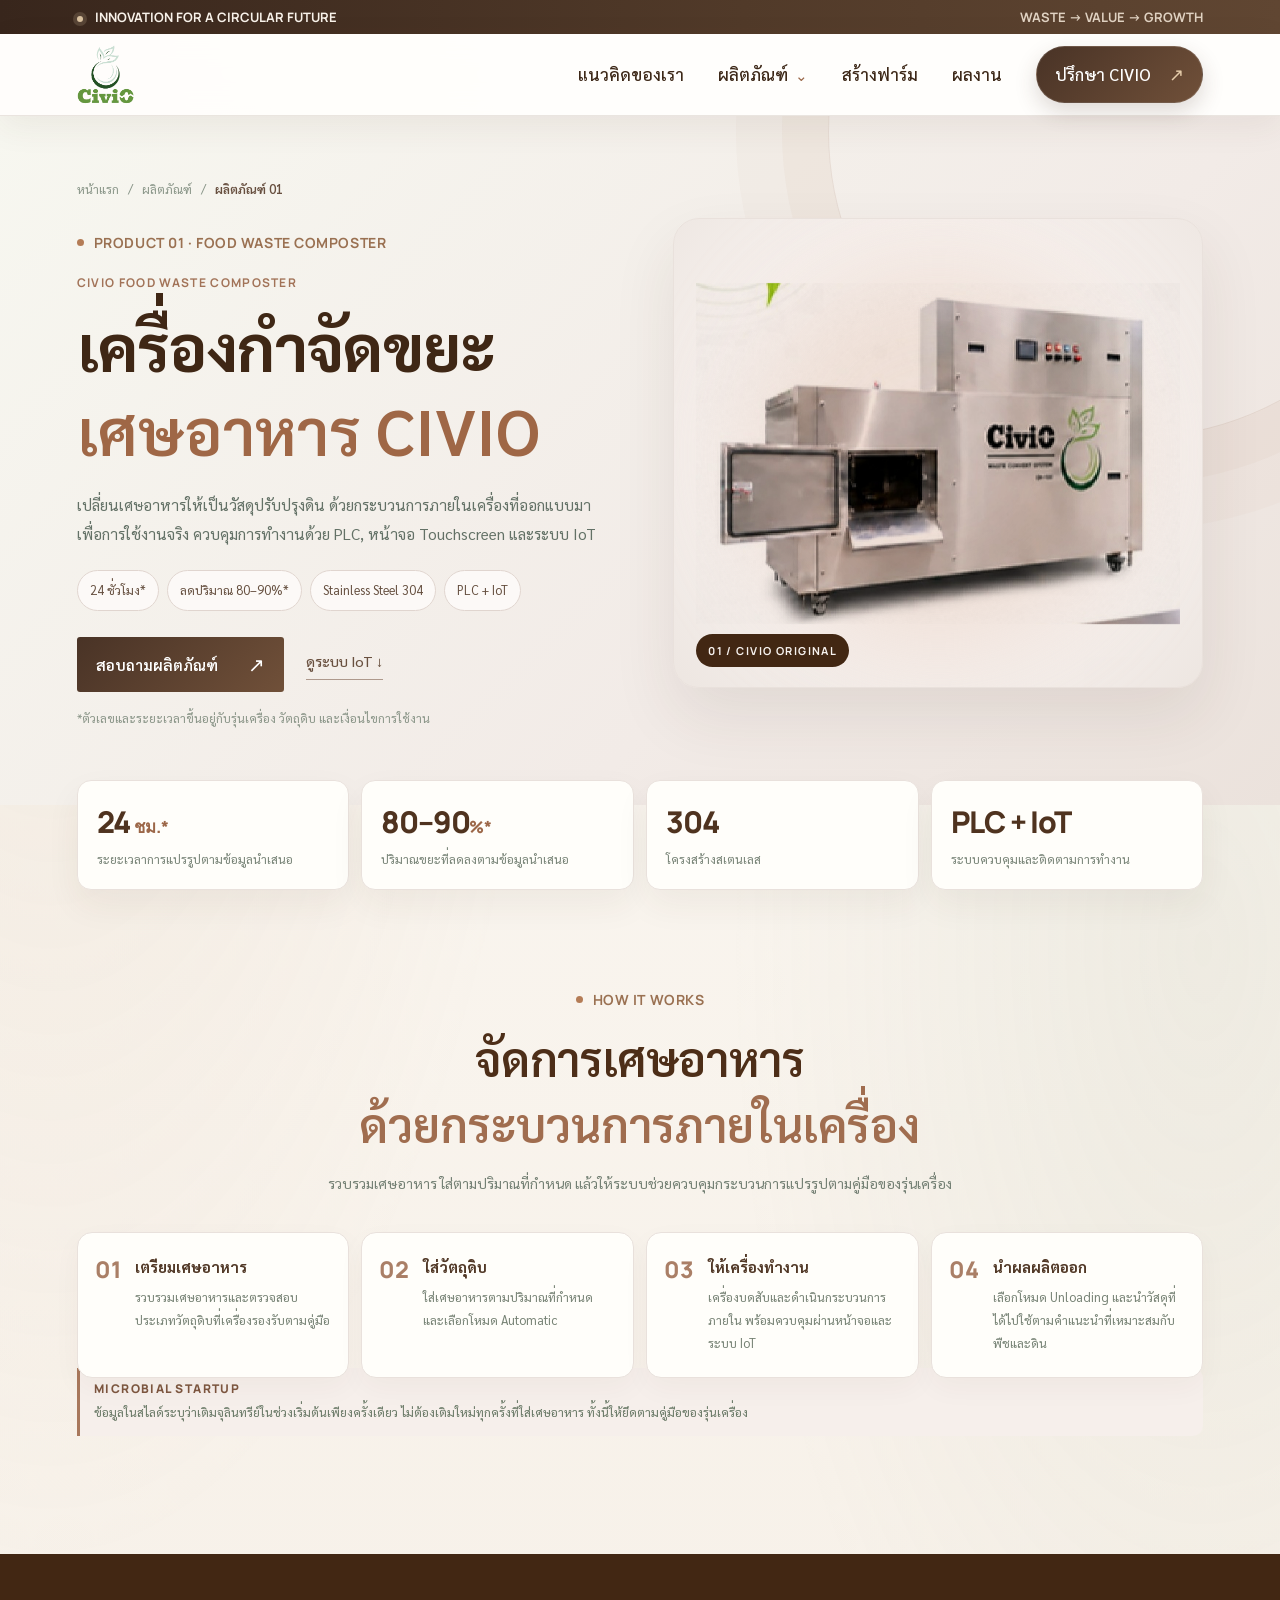
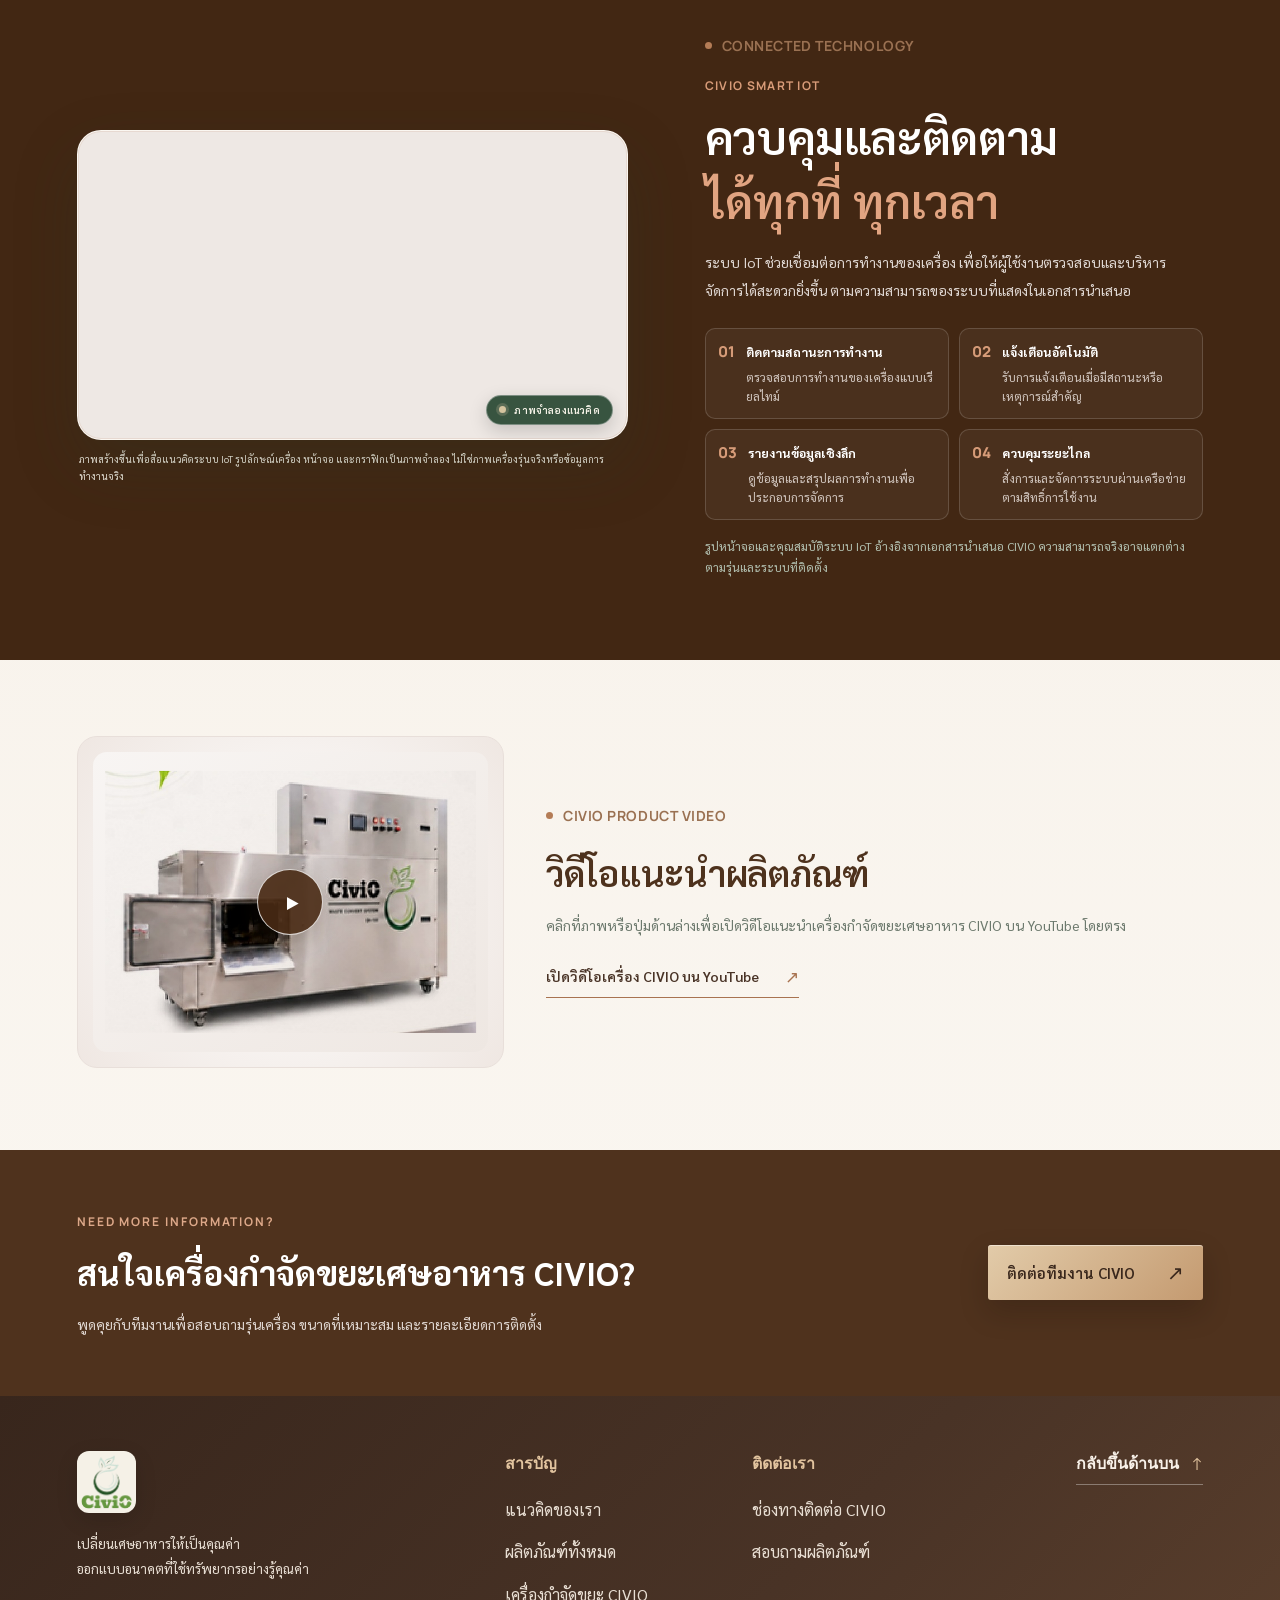
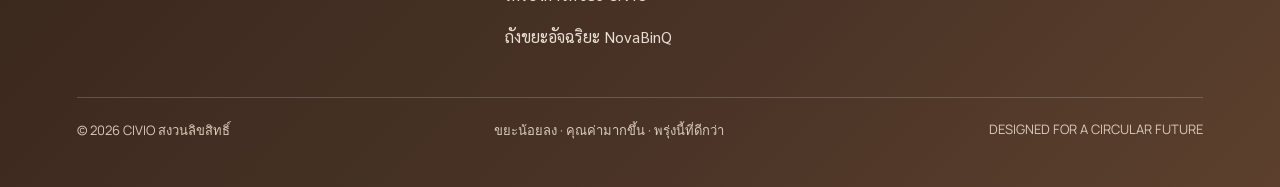
<file: product-civio.html>
<!DOCTYPE html>
<html lang="th">
<head>
  <meta charset="UTF-8"><meta name="viewport" content="width=device-width, initial-scale=1.0"><meta name="theme-color" content="#354A3B">
  <meta name="description" content="รู้จักเครื่องกำจัดขยะเศษอาหาร CiViO เทคโนโลยีจัดการขยะอินทรีย์ เปลี่ยนเศษอาหารเป็นสารปรับปรุงดิน พร้อมระบบควบคุม PLC, Touchscreen และ IoT">
    <meta name="robots" content="index, follow, max-image-preview:large">
    <link rel="canonical" href="https://civiothailand.github.io/CiViOWebsites/product-civio.html">
    <meta property="og:site_name" content="CiViO Thailand">
    <meta property="og:locale" content="th_TH">
    <meta property="og:title" content="เครื่องกำจัดขยะเศษอาหาร CiViO | CiViO Thailand">
    <meta property="og:description" content="รู้จักเครื่องกำจัดขยะเศษอาหาร CiViO เทคโนโลยีจัดการขยะอินทรีย์ เปลี่ยนเศษอาหารเป็นสารปรับปรุงดิน พร้อมระบบควบคุม PLC, Touchscreen และ IoT">
    <meta property="og:type" content="article">
    <meta property="og:url" content="https://civiothailand.github.io/CiViOWebsites/product-civio.html">
    <meta name="twitter:card" content="summary_large_image">
    <meta property="og:image" content="https://civiothailand.github.io/CiViOWebsites/assets/images/civio-machine-product.jpg">
    <meta name="twitter:image" content="https://civiothailand.github.io/CiViOWebsites/assets/images/civio-machine-product.jpg">

  <link rel="preconnect" href="https://fonts.googleapis.com"><link rel="preconnect" href="https://fonts.gstatic.com" crossorigin>
  <link href="https://fonts.googleapis.com/css2?family=Sarabun:wght@300;400;500;600;700;800&family=Manrope:wght@400;500;600;700;800&display=swap" rel="stylesheet">
  <link rel="stylesheet" href="assets/css/style.css?v=10">
  <link rel="icon" href="assets/images/civio-mark.svg" type="image/svg+xml">
  <title>เครื่องกำจัดขยะเศษอาหาร CiViO | CiViO Thailand</title>
</head>
<body class="product-detail-page" id="top">
  <div class="scroll-progress" aria-hidden="true"><span id="scrollProgress"></span></div>
  <div class="topline"><div class="topline-inner"><span><i class="live-dot"></i> INNOVATION FOR A CIRCULAR FUTURE</span><span class="topline-right">WASTE → VALUE → GROWTH</span></div></div>
  <header class="header"><div class="header-inner">
    <a class="brand" href="index.html"><img src="assets/images/civio-logo-official.png" alt="CiViO Thailand" class="brand-logo" decoding="async"></a>
    <button class="menu-toggle" type="button" aria-label="เปิดเมนู" aria-expanded="false" aria-controls="mainNav"><span></span><span></span></button>
    <nav class="main-nav" id="mainNav" aria-label="เมนูหลัก">
      <a href="index.html#story">แนวคิดของเรา</a>
      <div class="nav-dropdown"><button class="nav-dropdown-toggle" type="button" aria-expanded="false">ผลิตภัณฑ์ <span aria-hidden="true">⌄</span></button>
        <div class="nav-dropdown-menu" aria-label="เลือกผลิตภัณฑ์">
          <a href="product-civio.html"><small>ผลิตภัณฑ์ 01</small><strong>เครื่องกำจัดขยะเศษอาหาร CIVIO</strong></a>
          <a href="product-novabinq.html"><small>ผลิตภัณฑ์ 02</small><strong>ถังขยะอัจฉริยะ NovaBinQ</strong></a>
        </div>
      </div>
      <a href="index.html#farm">สร้างฟาร์ม</a><a href="index.html#credibility">ผลงาน</a>
      <a class="nav-contact" href="index.html#contact">ปรึกษา CIVIO <b>↗</b></a>
    </nav>
  </div></header>
  <main>
    <section class="product-detail-hero product-detail-civio">
      <div class="product-detail-hero-inner page-width">
        <div class="product-detail-copy reveal">
          <div class="detail-breadcrumb"><a href="index.html">หน้าแรก</a><span>/</span><a href="index.html#products">ผลิตภัณฑ์</a><span>/</span><b>ผลิตภัณฑ์ 01</b></div>
          <div class="eyebrow"><span></span> PRODUCT 01 · FOOD WASTE COMPOSTER</div>
          <p class="detail-overline">CIVIO FOOD WASTE COMPOSTER</p>
          <h1>เครื่องกำจัดขยะ<br><em>เศษอาหาร CIVIO</em></h1>
          <p class="detail-lead">เปลี่ยนเศษอาหารให้เป็นวัสดุปรับปรุงดิน ด้วยกระบวนการภายในเครื่องที่ออกแบบมาเพื่อการใช้งานจริง ควบคุมการทำงานด้วย PLC, หน้าจอ Touchscreen และระบบ IoT</p>
          <div class="detail-chip-row"><span>24 ชั่วโมง*</span><span>ลดปริมาณ 80–90%*</span><span>Stainless Steel 304</span><span>PLC + IoT</span></div>
          <div class="detail-actions"><a class="btn btn-forest" href="index.html#contact">สอบถามผลิตภัณฑ์ <span>↗</span></a><a class="btn-link" href="#iot">ดูระบบ IoT ↓</a></div>
          <small class="detail-disclaimer">*ตัวเลขและระยะเวลาขึ้นอยู่กับรุ่นเครื่อง วัตถุดิบ และเงื่อนไขการใช้งาน</small>
        </div>
        <div class="product-detail-hero-visual reveal reveal-delay"><div class="detail-image-glow"></div><img src="https://massdyna.com/wp-content/uploads/2026/08/3414c676-9cdc-49a3-9c5f-7c2a30764273-800x800.png" onerror="this.onerror=null;this.src='assets/images/civio-machine-product.jpg'" alt="เครื่องกำจัดขยะเศษอาหาร CIVIO รุ่นตัวอย่าง" fetchpriority="high" decoding="async"><span class="detail-image-index">01 / CIVIO ORIGINAL</span></div>
      </div>
    </section>

    <section class="detail-stat-section page-width">
      <div class="detail-stat-card"><strong>24 <small>ชม.*</small></strong><span>ระยะเวลาการแปรรูปตามข้อมูลนำเสนอ</span></div>
      <div class="detail-stat-card"><strong>80–90<small>%*</small></strong><span>ปริมาณขยะที่ลดลงตามข้อมูลนำเสนอ</span></div>
      <div class="detail-stat-card"><strong>304</strong><span>โครงสร้างสเตนเลส</span></div>
      <div class="detail-stat-card"><strong>PLC + IoT</strong><span>ระบบควบคุมและติดตามการทำงาน</span></div>
    </section>

    <section class="detail-section page-width">
      <div class="detail-section-heading reveal"><div class="eyebrow"><span></span> HOW IT WORKS</div><h2>จัดการเศษอาหาร<br><em>ด้วยกระบวนการภายในเครื่อง</em></h2><p>รวบรวมเศษอาหาร ใส่ตามปริมาณที่กำหนด แล้วให้ระบบช่วยควบคุมกระบวนการแปรรูปตามคู่มือของรุ่นเครื่อง</p></div>
      <div class="detail-steps-grid">
        <article class="detail-step reveal"><span>01</span><div><b>เตรียมเศษอาหาร</b><p>รวบรวมเศษอาหารและตรวจสอบประเภทวัตถุดิบที่เครื่องรองรับตามคู่มือ</p></div></article>
        <article class="detail-step reveal"><span>02</span><div><b>ใส่วัตถุดิบ</b><p>ใส่เศษอาหารตามปริมาณที่กำหนด และเลือกโหมด Automatic</p></div></article>
        <article class="detail-step reveal"><span>03</span><div><b>ให้เครื่องทำงาน</b><p>เครื่องบดสับและดำเนินกระบวนการภายใน พร้อมควบคุมผ่านหน้าจอและระบบ IoT</p></div></article>
        <article class="detail-step reveal"><span>04</span><div><b>นำผลผลิตออก</b><p>เลือกโหมด Unloading และนำวัสดุที่ได้ไปใช้ตามคำแนะนำที่เหมาะสมกับพืชและดิน</p></div></article>
      </div>
      <div class="microbe-startup-note"><b>MICROBIAL STARTUP</b><span>ข้อมูลในสไลด์ระบุว่าเติมจุลินทรีย์ในช่วงเริ่มต้นเพียงครั้งเดียว ไม่ต้องเติมใหม่ทุกครั้งที่ใส่เศษอาหาร ทั้งนี้ให้ยึดตามคู่มือของรุ่นเครื่อง</span></div>
    </section>

    <section class="iot-section" id="iot">
      <div class="iot-section-inner page-width">
        <figure class="iot-visual iot-visual-concept reveal" aria-label="ภาพจำลองแนวคิดระบบ IoT ของเครื่องกำจัดขยะเศษอาหาร CIVIO">
          <div class="iot-visual-art">
            <img src="assets/images/civio-iot-concept.webp" alt="ภาพจำลองเครื่องกำจัดขยะเศษอาหาร CIVIO เชื่อมต่อกับแดชบอร์ด IoT และอุปกรณ์มือถือ" loading="lazy" decoding="async">
            <span class="iot-concept-badge"><i aria-hidden="true"></i> ภาพจำลองแนวคิด</span>
          </div>
          <figcaption>ภาพสร้างขึ้นเพื่อสื่อแนวคิดระบบ IoT รูปลักษณ์เครื่อง หน้าจอ และกราฟิกเป็นภาพจำลอง ไม่ใช่ภาพเครื่องรุ่นจริงหรือข้อมูลการทำงานจริง</figcaption>
        </figure>
        <div class="iot-copy reveal reveal-delay">
          <div class="eyebrow"><span></span> CONNECTED TECHNOLOGY</div>
          <p class="detail-overline">CIVIO SMART IOT</p>
          <h2>ควบคุมและติดตาม<br><em>ได้ทุกที่ ทุกเวลา</em></h2>
          <p>ระบบ IoT ช่วยเชื่อมต่อการทำงานของเครื่อง เพื่อให้ผู้ใช้งานตรวจสอบและบริหารจัดการได้สะดวกยิ่งขึ้น ตามความสามารถของระบบที่แสดงในเอกสารนำเสนอ</p>
          <div class="iot-feature-list">
            <div><span>01</span><p><b>ติดตามสถานะการทำงาน</b><small>ตรวจสอบการทำงานของเครื่องแบบเรียลไทม์</small></p></div>
            <div><span>02</span><p><b>แจ้งเตือนอัตโนมัติ</b><small>รับการแจ้งเตือนเมื่อมีสถานะหรือเหตุการณ์สำคัญ</small></p></div>
            <div><span>03</span><p><b>รายงานข้อมูลเชิงลึก</b><small>ดูข้อมูลและสรุปผลการทำงานเพื่อประกอบการจัดการ</small></p></div>
            <div><span>04</span><p><b>ควบคุมระยะไกล</b><small>สั่งการและจัดการระบบผ่านเครือข่ายตามสิทธิ์การใช้งาน</small></p></div>
          </div>
          <small class="detail-disclaimer">รูปหน้าจอและคุณสมบัติระบบ IoT อ้างอิงจากเอกสารนำเสนอ CIVIO ความสามารถจริงอาจแตกต่างตามรุ่นและระบบที่ติดตั้ง</small>
        </div>
      </div>
    </section>

    <section class="novabin-video-note civio-video-note page-width">
      <div class="novabin-video-image civio-video-image reveal">
        <a class="civio-video-thumb" href="https://www.youtube.com/watch?v=NRCYyO5xy0o" target="_blank" rel="noopener noreferrer" aria-label="เปิดวิดีโอเครื่องกำจัดขยะเศษอาหาร CIVIO บน YouTube">
          <img src="assets/images/civio-machine-product.jpg" alt="ภาพเครื่องกำจัดขยะเศษอาหาร CIVIO สำหรับเปิดวิดีโอแนะนำผลิตภัณฑ์" loading="lazy" decoding="async">
          <span class="civio-video-play" aria-hidden="true">▶</span>
        </a>
      </div>
      <div class="reveal reveal-delay">
        <div class="eyebrow"><span></span> CIVIO PRODUCT VIDEO</div>
        <h2>วิดีโอแนะนำผลิตภัณฑ์</h2>
        <p>คลิกที่ภาพหรือปุ่มด้านล่างเพื่อเปิดวิดีโอแนะนำเครื่องกำจัดขยะเศษอาหาร CIVIO บน YouTube โดยตรง</p>
        <a class="under-link" href="https://www.youtube.com/watch?v=NRCYyO5xy0o" target="_blank" rel="noopener noreferrer">เปิดวิดีโอเครื่อง CIVIO บน YouTube <span>↗</span></a>
      </div>
    </section>

    <section class="detail-final-cta"><div class="page-width"><div><span>NEED MORE INFORMATION?</span><h2>สนใจเครื่องกำจัดขยะเศษอาหาร CIVIO?</h2><p>พูดคุยกับทีมงานเพื่อสอบถามรุ่นเครื่อง ขนาดที่เหมาะสม และรายละเอียดการติดตั้ง</p></div><a class="btn btn-lime" href="index.html#contact">ติดต่อทีมงาน CIVIO <span>↗</span></a></div></section>
  </main>
  <footer class="footer product-detail-footer"><div class="footer-main page-width">
      <div class="footer-brand"><a class="brand brand-footer" href="index.html"><img src="assets/images/civio-logo-official.png" alt="CiViO Thailand" class="brand-logo" decoding="async"></a><p>เปลี่ยนเศษอาหารให้เป็นคุณค่า<br>ออกแบบอนาคตที่ใช้ทรัพยากรอย่างรู้คุณค่า</p></div>
      <div class="footer-col"><span>สารบัญ</span><a href="index.html#story">แนวคิดของเรา</a><a href="index.html#products">ผลิตภัณฑ์ทั้งหมด</a><a href="product-civio.html">เครื่องกำจัดขยะ CIVIO</a><a href="product-novabinq.html">ถังขยะอัจฉริยะ NovaBinQ</a></div>
      <div class="footer-col"><span>ติดต่อเรา</span><a href="index.html#contact">ช่องทางติดต่อ CIVIO</a><a href="index.html#contact">สอบถามผลิตภัณฑ์</a></div>
      <a class="back-top" href="#top">กลับขึ้นด้านบน <b>↑</b></a>
    </div><div class="footer-bottom page-width"><span>© <span id="currentYear"></span> CIVIO สงวนลิขสิทธิ์</span><span>ขยะน้อยลง · คุณค่ามากขึ้น · พรุ่งนี้ที่ดีกว่า</span><span>DESIGNED FOR A CIRCULAR FUTURE</span></div></footer>
  <script src="assets/js/main.js?v=9"></script>
</body></html>
</file>
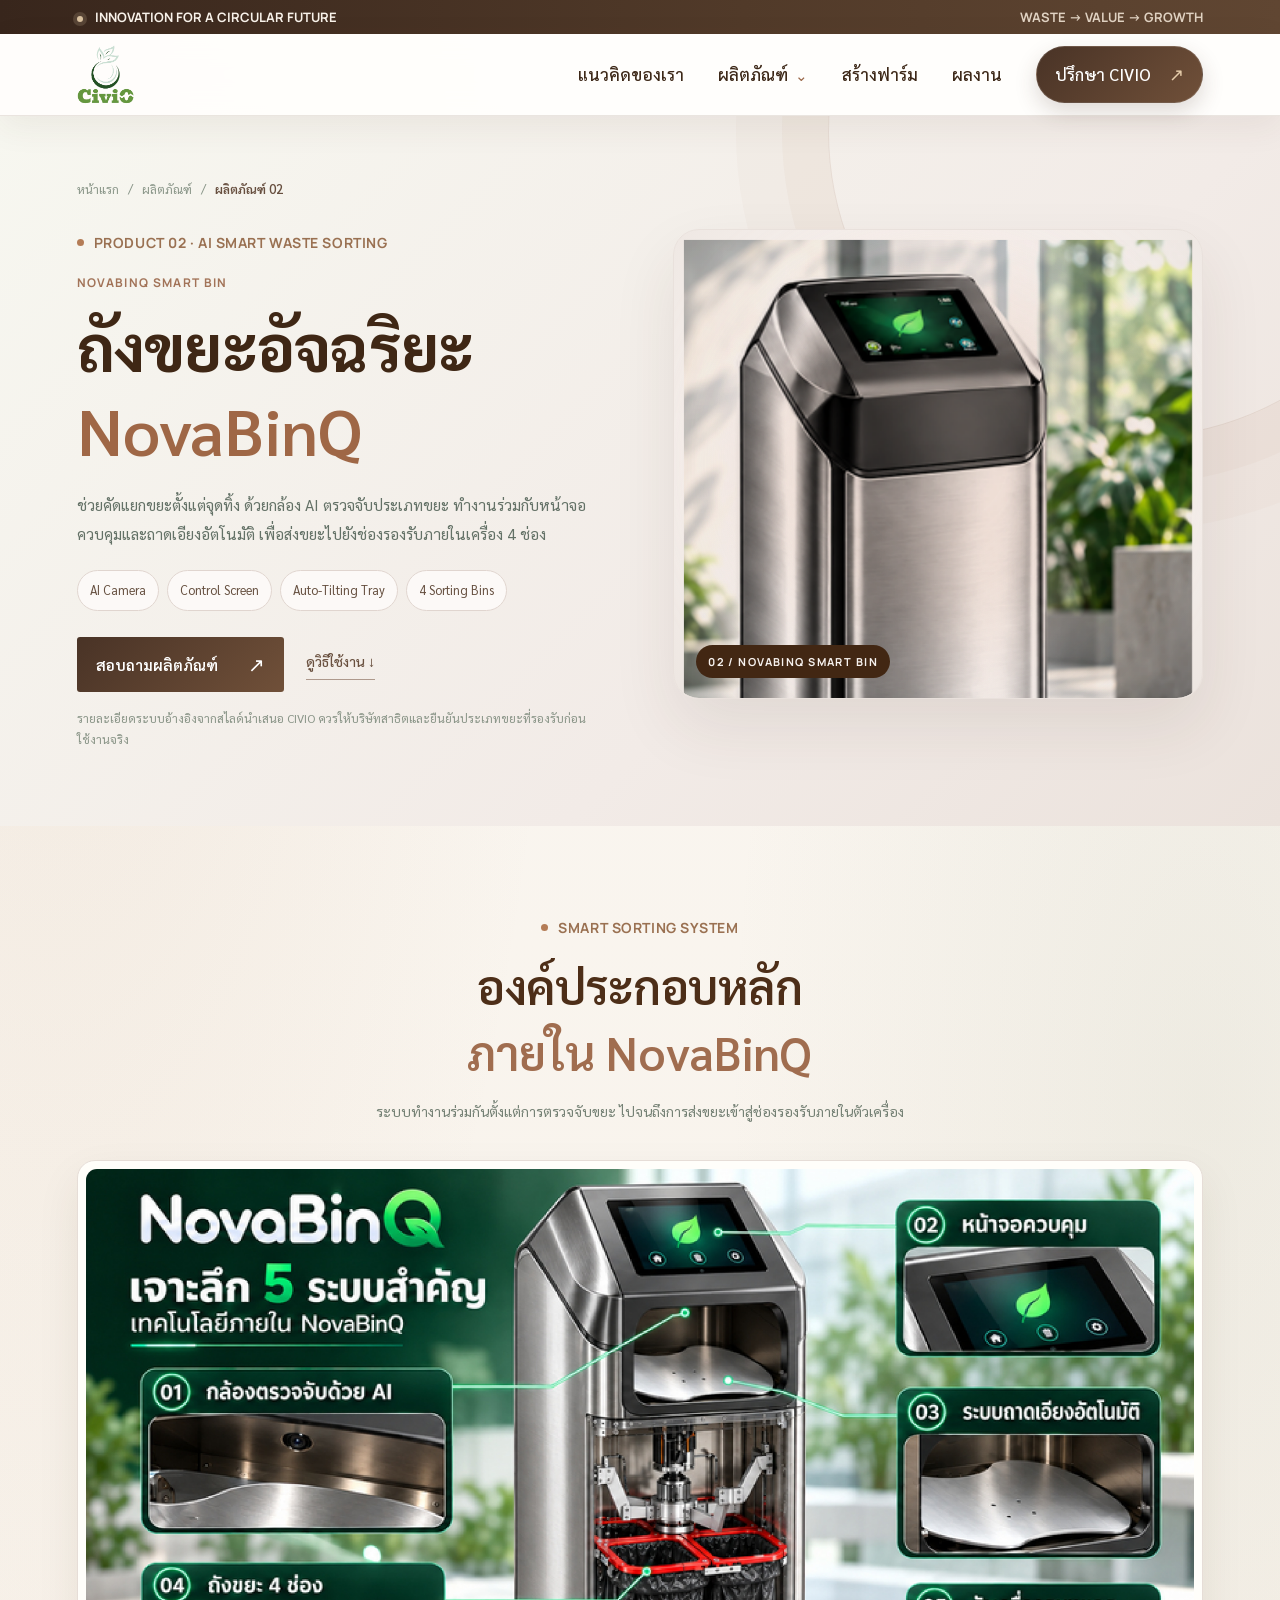
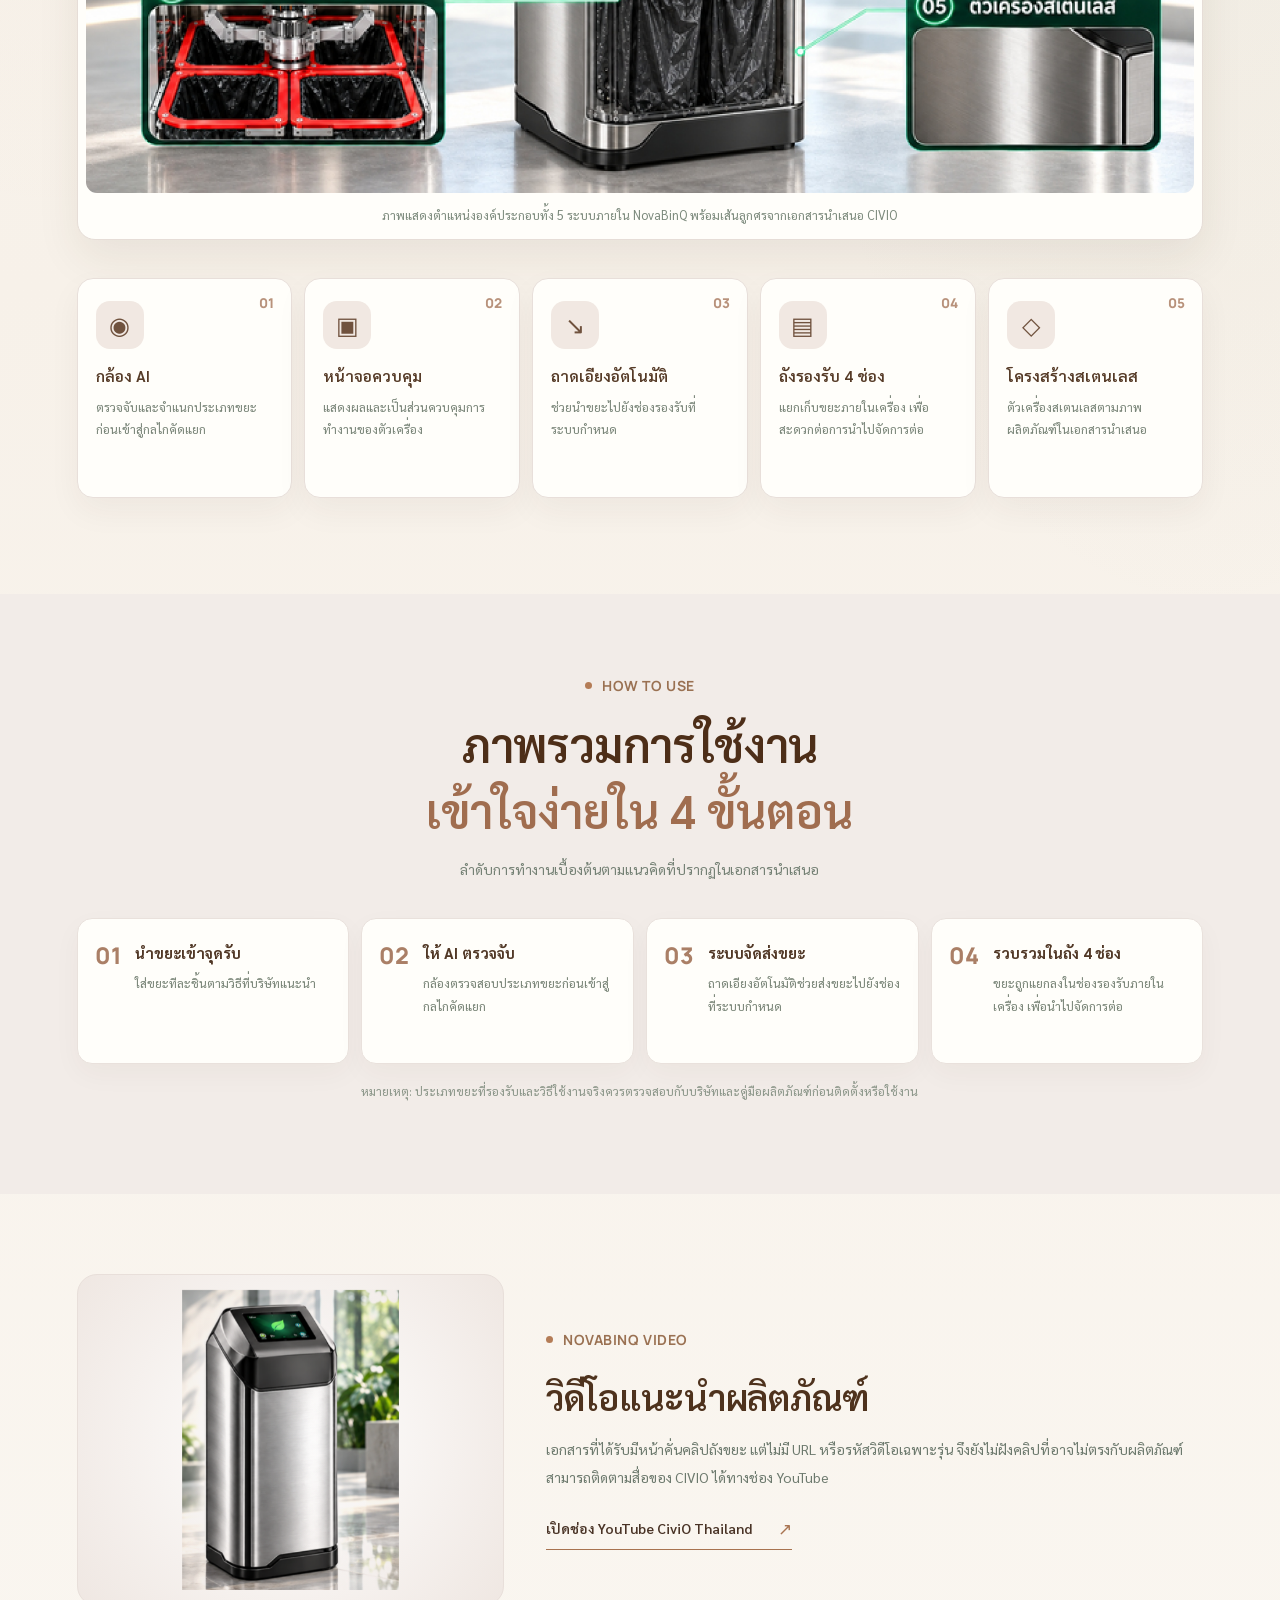
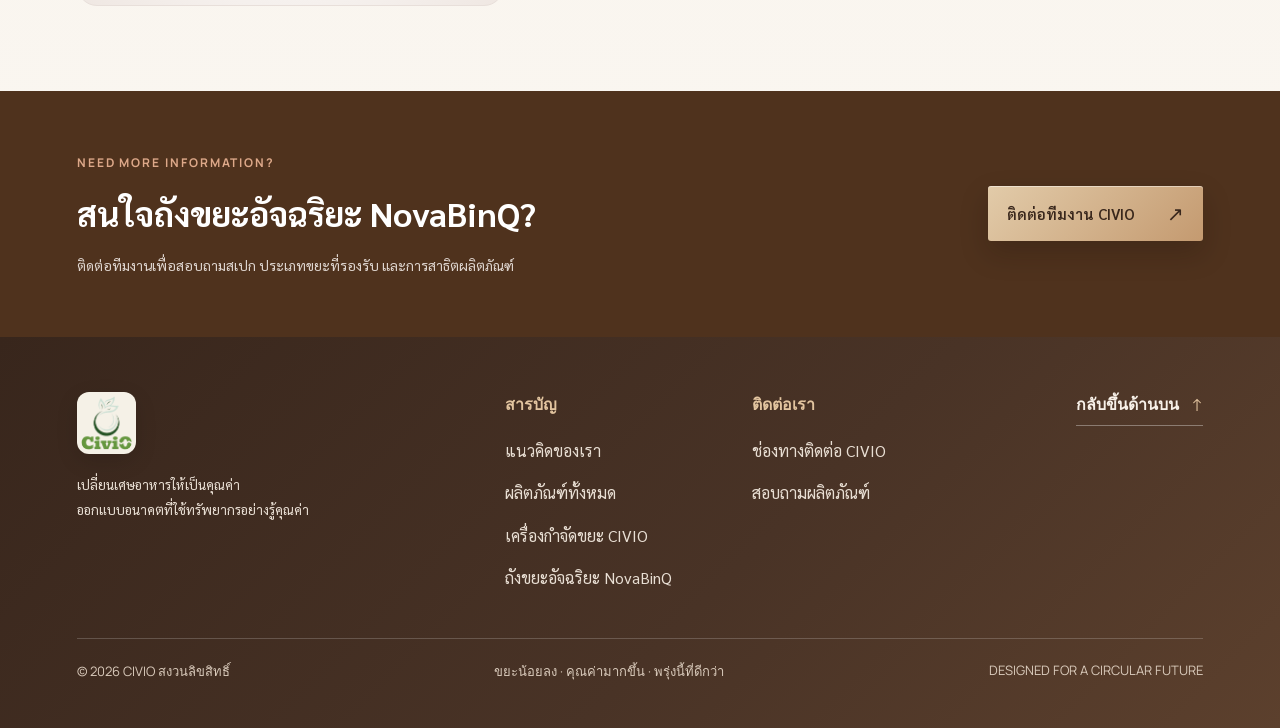
<file: product-novabinq.html>
<!DOCTYPE html>
<html lang="th">
<head>
  <meta charset="UTF-8"><meta name="viewport" content="width=device-width, initial-scale=1.0"><meta name="theme-color" content="#354A3B">
  <meta name="description" content="รายละเอียดถังขยะอัจฉริยะ NovaBinQ นวัตกรรมช่วยคัดแยกและจัดการขยะด้วยกล้อง AI และระบบอัตโนมัติ จาก CiViO Thailand">
    <meta name="robots" content="index, follow, max-image-preview:large">
    <link rel="canonical" href="https://civiothailand.github.io/CiViOWebsites/product-novabinq.html">
    <meta property="og:site_name" content="CiViO Thailand">
    <meta property="og:locale" content="th_TH">
    <meta property="og:title" content="ถังขยะอัจฉริยะ NovaBinQ | CiViO Thailand">
    <meta property="og:description" content="รายละเอียดถังขยะอัจฉริยะ NovaBinQ นวัตกรรมช่วยคัดแยกและจัดการขยะด้วยกล้อง AI และระบบอัตโนมัติ จาก CiViO Thailand">
    <meta property="og:type" content="article">
    <meta property="og:url" content="https://civiothailand.github.io/CiViOWebsites/product-novabinq.html">
    <meta name="twitter:card" content="summary_large_image">
    <meta property="og:image" content="https://civiothailand.github.io/CiViOWebsites/assets/images/novabinq-smart-bin.png">
    <meta name="twitter:image" content="https://civiothailand.github.io/CiViOWebsites/assets/images/novabinq-smart-bin.png">

  <link rel="preconnect" href="https://fonts.googleapis.com"><link rel="preconnect" href="https://fonts.gstatic.com" crossorigin>
  <link href="https://fonts.googleapis.com/css2?family=Sarabun:wght@300;400;500;600;700;800&family=Manrope:wght@400;500;600;700;800&display=swap" rel="stylesheet">
  <link rel="stylesheet" href="assets/css/style.css?v=10">
  <link rel="icon" href="assets/images/civio-mark.svg" type="image/svg+xml">
  <title>ถังขยะอัจฉริยะ NovaBinQ | CiViO Thailand</title>
</head>
<body class="product-detail-page" id="top">
  <div class="scroll-progress" aria-hidden="true"><span id="scrollProgress"></span></div>
  <div class="topline"><div class="topline-inner"><span><i class="live-dot"></i> INNOVATION FOR A CIRCULAR FUTURE</span><span class="topline-right">WASTE → VALUE → GROWTH</span></div></div>
  <header class="header"><div class="header-inner">
    <a class="brand" href="index.html"><img src="assets/images/civio-logo-official.png" alt="CiViO Thailand" class="brand-logo" decoding="async"></a>
    <button class="menu-toggle" type="button" aria-label="เปิดเมนู" aria-expanded="false" aria-controls="mainNav"><span></span><span></span></button>
    <nav class="main-nav" id="mainNav" aria-label="เมนูหลัก">
      <a href="index.html#story">แนวคิดของเรา</a>
      <div class="nav-dropdown"><button class="nav-dropdown-toggle" type="button" aria-expanded="false">ผลิตภัณฑ์ <span aria-hidden="true">⌄</span></button>
        <div class="nav-dropdown-menu" aria-label="เลือกผลิตภัณฑ์">
          <a href="product-civio.html"><small>ผลิตภัณฑ์ 01</small><strong>เครื่องกำจัดขยะเศษอาหาร CIVIO</strong></a>
          <a href="product-novabinq.html"><small>ผลิตภัณฑ์ 02</small><strong>ถังขยะอัจฉริยะ NovaBinQ</strong></a>
        </div>
      </div>
      <a href="index.html#farm">สร้างฟาร์ม</a><a href="index.html#credibility">ผลงาน</a>
      <a class="nav-contact" href="index.html#contact">ปรึกษา CIVIO <b>↗</b></a>
    </nav>
  </div></header>
  <main>
    <section class="product-detail-hero product-detail-novabin">
      <div class="product-detail-hero-inner page-width">
        <div class="product-detail-copy reveal">
          <div class="detail-breadcrumb"><a href="index.html">หน้าแรก</a><span>/</span><a href="index.html#products">ผลิตภัณฑ์</a><span>/</span><b>ผลิตภัณฑ์ 02</b></div>
          <div class="eyebrow"><span></span> PRODUCT 02 · AI SMART WASTE SORTING</div>
          <p class="detail-overline">NOVABINQ SMART BIN</p>
          <h1>ถังขยะอัจฉริยะ<br><em>NovaBinQ</em></h1>
          <p class="detail-lead">ช่วยคัดแยกขยะตั้งแต่จุดทิ้ง ด้วยกล้อง AI ตรวจจับประเภทขยะ ทำงานร่วมกับหน้าจอควบคุมและถาดเอียงอัตโนมัติ เพื่อส่งขยะไปยังช่องรองรับภายในเครื่อง 4 ช่อง</p>
          <div class="detail-chip-row"><span>AI Camera</span><span>Control Screen</span><span>Auto-Tilting Tray</span><span>4 Sorting Bins</span></div>
          <div class="detail-actions"><a class="btn btn-forest" href="index.html#contact">สอบถามผลิตภัณฑ์ <span>↗</span></a><a class="btn-link" href="#how-to-use">ดูวิธีใช้งาน ↓</a></div>
          <small class="detail-disclaimer">รายละเอียดระบบอ้างอิงจากสไลด์นำเสนอ CIVIO ควรให้บริษัทสาธิตและยืนยันประเภทขยะที่รองรับก่อนใช้งานจริง</small>
        </div>
        <div class="product-detail-hero-visual novabin-hero-visual reveal reveal-delay"><div class="detail-image-glow"></div><img src="assets/images/novabinq-smart-bin.png" alt="ถังขยะอัจฉริยะ NovaBinQ แสดงตัวเครื่องและกลไกคัดแยกภายใน" fetchpriority="high" decoding="async"><span class="detail-image-index">02 / NOVABINQ SMART BIN</span></div>
      </div>
    </section>

    <section class="detail-section page-width novabin-system-section">
      <div class="detail-section-heading reveal"><div class="eyebrow"><span></span> SMART SORTING SYSTEM</div><h2>องค์ประกอบหลัก<br><em>ภายใน NovaBinQ</em></h2><p>ระบบทำงานร่วมกันตั้งแต่การตรวจจับขยะ ไปจนถึงการส่งขยะเข้าสู่ช่องรองรับภายในตัวเครื่อง</p></div>
      <figure class="novabin-detail-image reveal">
        <img src="assets/images/novabinq-components-full.jpg" alt="ภาพอินโฟกราฟิก NovaBinQ แบบเต็มกรอบ แสดงตัวเครื่องตรงกลางและลูกศรชี้ 5 องค์ประกอบ ได้แก่ กล้องตรวจจับด้วย AI หน้าจอควบคุม ระบบถาดเอียงอัตโนมัติ ถังขยะ 4 ช่อง และตัวเครื่องสเตนเลส" loading="lazy" decoding="async">
        <figcaption>ภาพแสดงตำแหน่งองค์ประกอบทั้ง 5 ระบบภายใน NovaBinQ พร้อมเส้นลูกศรจากเอกสารนำเสนอ CIVIO</figcaption>
      </figure>
      <div class="novabin-system-grid">
        <article class="novabin-system-card reveal"><span>01</span><div class="novabin-system-icon">◉</div><h3>กล้อง AI</h3><p>ตรวจจับและจำแนกประเภทขยะก่อนเข้าสู่กลไกคัดแยก</p></article>
        <article class="novabin-system-card reveal"><span>02</span><div class="novabin-system-icon">▣</div><h3>หน้าจอควบคุม</h3><p>แสดงผลและเป็นส่วนควบคุมการทำงานของตัวเครื่อง</p></article>
        <article class="novabin-system-card reveal"><span>03</span><div class="novabin-system-icon">↘</div><h3>ถาดเอียงอัตโนมัติ</h3><p>ช่วยนำขยะไปยังช่องรองรับที่ระบบกำหนด</p></article>
        <article class="novabin-system-card reveal"><span>04</span><div class="novabin-system-icon">▤</div><h3>ถังรองรับ 4 ช่อง</h3><p>แยกเก็บขยะภายในเครื่อง เพื่อสะดวกต่อการนำไปจัดการต่อ</p></article>
        <article class="novabin-system-card reveal"><span>05</span><div class="novabin-system-icon">◇</div><h3>โครงสร้างสเตนเลส</h3><p>ตัวเครื่องสเตนเลสตามภาพผลิตภัณฑ์ในเอกสารนำเสนอ</p></article>
      </div>
    </section>

    <section class="novabin-how-section" id="how-to-use">
      <div class="page-width">
        <div class="detail-section-heading reveal"><div class="eyebrow"><span></span> HOW TO USE</div><h2>ภาพรวมการใช้งาน<br><em>เข้าใจง่ายใน 4 ขั้นตอน</em></h2><p>ลำดับการทำงานเบื้องต้นตามแนวคิดที่ปรากฏในเอกสารนำเสนอ</p></div>
        <div class="detail-steps-grid">
          <article class="detail-step reveal"><span>01</span><div><b>นำขยะเข้าจุดรับ</b><p>ใส่ขยะทีละชิ้นตามวิธีที่บริษัทแนะนำ</p></div></article>
          <article class="detail-step reveal"><span>02</span><div><b>ให้ AI ตรวจจับ</b><p>กล้องตรวจสอบประเภทขยะก่อนเข้าสู่กลไกคัดแยก</p></div></article>
          <article class="detail-step reveal"><span>03</span><div><b>ระบบจัดส่งขยะ</b><p>ถาดเอียงอัตโนมัติช่วยส่งขยะไปยังช่องที่ระบบกำหนด</p></div></article>
          <article class="detail-step reveal"><span>04</span><div><b>รวบรวมในถัง 4 ช่อง</b><p>ขยะถูกแยกลงในช่องรองรับภายในเครื่อง เพื่อนำไปจัดการต่อ</p></div></article>
        </div>
        <p class="detail-disclaimer novabin-notice">หมายเหตุ: ประเภทขยะที่รองรับและวิธีใช้งานจริงควรตรวจสอบกับบริษัทและคู่มือผลิตภัณฑ์ก่อนติดตั้งหรือใช้งาน</p>
      </div>
    </section>

    <section class="novabin-video-note page-width"><div class="novabin-video-image"><img src="assets/images/novabinq-smart-bin.png" alt="ถังขยะอัจฉริยะ NovaBinQ" loading="lazy" decoding="async"></div><div><div class="eyebrow"><span></span> NOVABINQ VIDEO</div><h2>วิดีโอแนะนำผลิตภัณฑ์</h2><p>เอกสารที่ได้รับมีหน้าคั่นคลิปถังขยะ แต่ไม่มี URL หรือรหัสวิดีโอเฉพาะรุ่น จึงยังไม่ฝังคลิปที่อาจไม่ตรงกับผลิตภัณฑ์ สามารถติดตามสื่อของ CIVIO ได้ทางช่อง YouTube</p><a class="under-link" href="https://www.youtube.com/@civiothailand9654" target="_blank" rel="noopener">เปิดช่อง YouTube CiviO Thailand <span>↗</span></a></div></section>

    <section class="detail-final-cta"><div class="page-width"><div><span>NEED MORE INFORMATION?</span><h2>สนใจถังขยะอัจฉริยะ NovaBinQ?</h2><p>ติดต่อทีมงานเพื่อสอบถามสเปก ประเภทขยะที่รองรับ และการสาธิตผลิตภัณฑ์</p></div><a class="btn btn-lime" href="index.html#contact">ติดต่อทีมงาน CIVIO <span>↗</span></a></div></section>
  </main>
  <footer class="footer product-detail-footer"><div class="footer-main page-width">
      <div class="footer-brand"><a class="brand brand-footer" href="index.html"><img src="assets/images/civio-logo-official.png" alt="CiViO Thailand" class="brand-logo" decoding="async"></a><p>เปลี่ยนเศษอาหารให้เป็นคุณค่า<br>ออกแบบอนาคตที่ใช้ทรัพยากรอย่างรู้คุณค่า</p></div>
      <div class="footer-col"><span>สารบัญ</span><a href="index.html#story">แนวคิดของเรา</a><a href="index.html#products">ผลิตภัณฑ์ทั้งหมด</a><a href="product-civio.html">เครื่องกำจัดขยะ CIVIO</a><a href="product-novabinq.html">ถังขยะอัจฉริยะ NovaBinQ</a></div>
      <div class="footer-col"><span>ติดต่อเรา</span><a href="index.html#contact">ช่องทางติดต่อ CIVIO</a><a href="index.html#contact">สอบถามผลิตภัณฑ์</a></div>
      <a class="back-top" href="#top">กลับขึ้นด้านบน <b>↑</b></a>
    </div><div class="footer-bottom page-width"><span>© <span id="currentYear"></span> CIVIO สงวนลิขสิทธิ์</span><span>ขยะน้อยลง · คุณค่ามากขึ้น · พรุ่งนี้ที่ดีกว่า</span><span>DESIGNED FOR A CIRCULAR FUTURE</span></div></footer>
  <script src="assets/js/main.js?v=9"></script>
</body></html>
</file>
<file: assets/css/style.css>
@charset "UTF-8";
:root{
 --forest:#3e2513;--forest-2:#4f321d;--forest-3:#64432b;--lime:#f1a377;--lime-2:#e18f61;
 --cream:#f6f5ee;--paper:#eeeee5;--white:#fffefa;--ink:#2e251e;--muted:#6c786f;--line:rgba(62, 37, 19, .16);
 --thai:'Sarabun',sans-serif;--latin:'Manrope',sans-serif;--page:1200px;
}
*{box-sizing:border-box}
html{scroll-behavior:smooth;scroll-padding-top:100px}
body{margin:0;background:var(--cream);color:var(--ink);font-family:var(--thai);font-size:16px;line-height:1.7;-webkit-font-smoothing:antialiased}
img{display:block;max-width:100%;width:100%;height:100%;object-fit:cover}
a{color:inherit;text-decoration:none}
button,input,textarea,select{font:inherit}
button,a{-webkit-tap-highlight-color:transparent}
::selection{background:var(--lime);color:var(--forest)}
.page-width{width:min(var(--page),88%);margin-inline:auto}
.section-space{padding:112px 0}
.scroll-progress{position:fixed;z-index:100;left:0;top:0;width:100%;height:3px;background:transparent}
.scroll-progress span{display:block;width:0;height:100%;background:var(--lime);transition:width .08s linear}
.topline{background:var(--forest);color:#efe9e5;font:12px var(--latin);letter-spacing:.14em}
.topline-inner{height:31px;width:min(var(--page),88%);margin:auto;display:flex;align-items:center;justify-content:space-between}
.live-dot{display:inline-block;width:6px;height:6px;border-radius:50%;background:var(--lime);margin-right:9px;box-shadow:0 0 0 4px #f1a37725}
.topline-right{color:#cdc3bd}
.header{height:82px;position:sticky;top:0;z-index:50;background:rgba(246, 245, 238, .94);backdrop-filter:blur(14px);border-bottom:1px solid rgba(62, 37, 19, .08)}
.header-inner{height:100%;width:min(var(--page),88%);margin:auto;display:flex;align-items:center;justify-content:space-between}
.brand{display:flex;align-items:center;gap:10px;color:var(--forest)}
.brand-symbol{width:42px;height:42px;object-fit:contain}
.brand-name{font:800 26px/1 var(--latin);letter-spacing:.095em;display:flex;flex-direction:column}
.brand-name small{font:700 11px/1.5 var(--latin);letter-spacing:.19em;margin-top:6px;color:#7b897d}
.main-nav{height:100%;display:flex;align-items:center;gap:34px;font-size:15px;font-weight:500}
.main-nav>a:not(.nav-contact){position:relative;padding:8px 0}
.main-nav>a:not(.nav-contact)::after{content:"";position:absolute;left:0;bottom:1px;width:0;height:1px;background:var(--forest);transition:width .25s}
.main-nav>a:not(.nav-contact):hover::after{width:100%}
.nav-contact{background:var(--forest);color:white;padding:13px 18px;border-radius:3px}
.nav-contact b{color:var(--lime);font:18px var(--latin);margin-left:14px}
.menu-toggle{display:none}
.hero{min-height:720px;height:min(820px,calc(100vh - 113px));position:relative;background:var(--forest);color:white;overflow:hidden}
.hero-image{position:absolute;inset:0 0 0 25%;background:url('../images/circular-garden-concept.webp') center 55%/cover;transform:scale(1.02);animation:slowZoom 20s ease-in-out infinite alternate}
.hero-tint{position:absolute;inset:0;background:linear-gradient(90deg,rgba(45, 25, 10, .98) 0%,rgba(51, 29, 13, .92) 34%,rgba(55, 32, 15, .51) 68%,rgba(55, 32, 15, .12) 100%),linear-gradient(0deg,rgba(32, 18, 7, .56),transparent 34%)}
.hero-content{height:100%;position:relative;z-index:1;display:flex;align-items:center;justify-content:space-between;padding-top:30px;padding-bottom:90px}
.hero-copy{max-width:710px;padding-top:12px}
.eyebrow{display:flex;align-items:center;gap:10px;font:700 12px var(--latin);letter-spacing:.17em;color:#876a58;margin-bottom:22px}
.eyebrow>span{display:block;width:7px;height:7px;background:#c88158;border-radius:50%}
.eyebrow-light{color:#e6ddd8}
.hero-overline,.promise-kicker,.farm-overline{font:700 12.5px var(--latin);letter-spacing:.16em;color:var(--lime)}
.hero h1{font-size:clamp(48px,6vw,78px);line-height:1.19;font-weight:600;letter-spacing:-.045em;margin:16px 0 22px}
.hero h1 em,.promise h2 em,.manifesto h2 em,.section-header h2 em,.farm-copy h2 em,.contact-copy h2 em,.belief h2 em{font-style:normal;color:#d89269}
.hero-description{max-width:560px;color:#e1dad6;font-size:15.5px;line-height:2}
.hero-actions{display:flex;align-items:center;gap:28px;margin-top:32px}
.btn{display:inline-flex;align-items:center;justify-content:space-between;gap:30px;min-width:190px;padding:14px 19px;border:0;border-radius:3px;font-size:15px;font-weight:600;transition:transform .24s,background .24s;cursor:pointer}
.btn:hover{transform:translateY(-3px)}
.btn span{font:20px var(--latin)}
.btn-lime{background:var(--lime);color:var(--forest)}
.btn-white{background:var(--white);color:var(--forest)}
.btn-forest{background:var(--forest);color:white}
.btn-link{font-size:14px;font-weight:500}
.btn-link span{margin-left:10px;font:18px var(--latin)}
.btn-link-light{color:white}
.btn-link-light span{color:var(--lime)}
.hero-footnote{display:flex;align-items:center;gap:12px;margin-top:58px;color:#d2c8c1;font:11px var(--latin);letter-spacing:.15em}
.hero-footnote .line{width:37px;height:1px;background:var(--lime)}
.hero-side{align-self:center;margin-top:170px;text-align:center}
.hero-orbit{width:150px;height:150px;border:1px solid #ffffffa8;border-radius:50%;display:flex;flex-direction:column;align-items:center;justify-content:center;transform:rotate(8deg);background:#ffffff0a;backdrop-filter:blur(4px)}
.hero-orbit>span{font:700 53px/.95 var(--latin);color:var(--lime)}
.hero-orbit>small{font:700 12px var(--latin);letter-spacing:.2em;color:white;margin:5px}
.hero-orbit>i{font:11px/1.5 var(--latin);font-style:normal;letter-spacing:.09em;color:#e6ded9;margin-top:9px}
.hero-side>p{font-size:12px;max-width:165px;color:#dfd8d3;line-height:1.6;margin:12px auto}
.hero-bottom{position:absolute;left:6%;right:6%;bottom:0;height:49px;border-top:1px solid #ffffff3d;z-index:3;display:flex;justify-content:space-between;align-items:center;font:11px var(--latin);letter-spacing:.15em;color:#ded6d1}
.hero-bottom a b{font:16px var(--latin);color:var(--lime);margin-left:9px}
.manifesto{width:min(var(--page),88%);margin:auto;display:grid;grid-template-columns:.55fr 1.25fr 1fr;gap:44px;align-items:start}
.manifesto-aside{display:flex;align-items:center;gap:14px;padding-top:8px;color:#897365;font:700 11px var(--latin);letter-spacing:.15em}
.section-number{width:34px;height:34px;border:1px solid #8c6f5c;border-radius:50%;display:grid;place-items:center;font:12.5px var(--latin)}
.manifesto-content h2,.section-header h2,.contact-copy h2{font-size:clamp(34px,4.2vw,53px);line-height:1.35;color:var(--forest);font-weight:500;letter-spacing:-.04em;margin:0 0 22px}
.manifesto-content h2 em,.section-header h2 em,.contact-copy h2 em{color:#9a6748}
.manifesto-lead{font-size:17px;line-height:1.85;font-weight:500}
.body-copy{font-size:15px;line-height:2;color:var(--muted);margin:15px 0 24px}
.under-link{display:inline-flex;align-items:center;gap:26px;padding-bottom:8px;border-bottom:1px solid var(--forest);font-size:14px;font-weight:600}
.under-link span{font:17px var(--latin)}
.manifesto-image{height:370px;position:relative;margin-top:38px}
.manifesto-image img{object-position:60% center}
.image-credit{position:absolute;bottom:0;left:0;background:var(--forest);color:#efe5df;padding:10px 14px;font:11px var(--latin);letter-spacing:.13em}
.promise{position:relative;overflow:hidden;background:#3f2410;color:white}
.promise-background{position:absolute;inset:0;background:radial-gradient(circle at 72% 28%,rgba(179, 123, 89, .24),transparent 34%),linear-gradient(135deg,#3e2513,#2e1b0c 72%);opacity:1}
.promise-overlay{position:absolute;inset:0;background:linear-gradient(90deg,rgba(51, 29, 12, .98),rgba(55, 31, 14, .88) 55%,rgba(55, 31, 14, .64))}
.promise-inner{position:relative;z-index:1;min-height:630px;display:grid;grid-template-columns:1fr .83fr;gap:7%;align-items:center;padding-top:85px;padding-bottom:85px}
.promise-copy{max-width:590px}
.promise-kicker{margin-top:33px}
.promise h2{font-size:clamp(44px,5.3vw,69px);font-weight:500;line-height:1.27;letter-spacing:-.045em;margin:13px 0 22px}
.promise h2 em{color:var(--lime)}
.promise-copy>p:not(.promise-kicker){color:#e2dbd6;font-size:15.5px;line-height:2;max-width:530px}
.promise-benefits{display:grid;gap:9px;margin:25px 0 30px;font-size:14px;color:#ede5e0}
.promise-benefits b{display:inline-grid;place-items:center;width:19px;height:19px;border-radius:50%;background:#f1a377;color:var(--forest);font:700 13.5px var(--latin);margin-right:9px}
.promise-copy>small{display:block;max-width:510px;margin-top:18px;color:#d3c9c2;font-size:12px;line-height:1.8}
.promise-visual{position:relative;max-width:470px;justify-self:end;width:100%}
.promise-photo-frame{height:415px;border:1px solid #ffffff54;padding:10px;transform:rotate(2deg)}
.promise-photo-frame img{object-position:63% center}
.promise-sticker{position:absolute;left:-43px;bottom:25px;width:135px;height:135px;background:var(--lime);color:var(--forest);border-radius:50%;display:flex;flex-direction:column;align-items:center;justify-content:center;box-shadow:0 10px 35px #00000033}
.promise-sticker strong{font:800 54px/.9 var(--latin)}
.promise-sticker span{font:700 12px var(--latin);letter-spacing:.18em;margin-top:4px}
.promise-sticker i{font:11px/1.4 var(--latin);font-style:normal;text-align:center;margin-top:8px;letter-spacing:.08em}
.product-section{background:var(--paper)}
.section-header{display:flex;justify-content:space-between;align-items:end;gap:50px;margin-bottom:45px}
.section-header>div{max-width:700px}
.section-header h2{margin:0}
.section-header>p{max-width:360px;color:var(--muted);font-size:15px;line-height:2;margin:0 0 7px}
.product-showcase{display:grid;gap:22px}
.featured-product{display:grid;grid-template-columns:1.05fr 1fr;background:var(--white);min-height:475px;box-shadow:0 14px 45px #3a281b0b}
.featured-product-image{position:relative;min-height:475px;background:linear-gradient(145deg,#e8e2df,#f7f4f2);overflow:hidden;padding:34px}
.featured-product-image img{object-fit:contain;mix-blend-mode:multiply;transition:transform .55s}
.featured-product:hover .featured-product-image img{transform:scale(1.045)}
.featured-product-image img.image-fallback{object-fit:cover;mix-blend-mode:normal}
.image-label{position:absolute;left:21px;top:21px;background:var(--lime);color:var(--forest);padding:7px 10px;font:700 11px var(--latin);letter-spacing:.12em}
.image-index{position:absolute;right:24px;bottom:12px;font:800 43px var(--latin);color:#3e251355}
.featured-product-info{padding:48px 7% 35px;align-self:center}
.product-meta{font:700 11px var(--latin);letter-spacing:.16em;color:#9d6646}
.featured-product-info h3{font-size:clamp(31px,3.2vw,45px);font-weight:500;color:var(--forest);line-height:1.35;letter-spacing:-.035em;margin:17px 0}
.featured-product-info h3 em{font-style:normal;color:#9a6748}
.featured-product-info>p{color:var(--muted);font-size:15px;line-height:2}
.spec-chips{display:flex;flex-wrap:wrap;gap:8px;margin:22px 0 27px}
.spec-chips span{border:1px solid var(--line);border-radius:2px;padding:6px 10px;font-size:12.5px;color:#526253}
.product-bottom{border-top:1px solid var(--line);padding-top:18px;display:flex;justify-content:space-between;align-items:center}
.product-bottom>div{display:flex;flex-direction:column}
.product-bottom small{font-size:12px;color:#899188}
.product-bottom strong{font-size:14px;font-weight:600;color:var(--forest)}
.round-arrow{width:42px;height:42px;border-radius:50%;display:grid;place-items:center;background:var(--forest);color:white;font:22px var(--latin);transition:background .2s,transform .2s}
.round-arrow:hover{background:#996648;transform:rotate(45deg)}
.product-footnote{display:block;margin-top:15px;color:#8c958b;font-size:12px;line-height:1.7}
.product-grid{display:grid;grid-template-columns:1fr 1fr;gap:22px}
.product-card{background:var(--white);transition:transform .3s,box-shadow .3s;min-width:0}
.product-card:hover{transform:translateY(-6px);box-shadow:0 16px 40px #40271414}
.product-card-image{height:285px;position:relative;overflow:hidden;background:#e4ddd9}
.product-card-image img{transition:transform .6s}
.product-card:hover .product-card-image img{transform:scale(1.045)}
.card-tag{position:absolute;left:17px;top:17px;padding:7px 10px;background:var(--lime);color:var(--forest);font:700 11px var(--latin);letter-spacing:.11em}
.card-number{position:absolute;right:16px;bottom:0;font:800 41px var(--latin);color:#ffffff;text-shadow:0 2px 10px #00000055}
.product-card-body{padding:25px 28px 23px}
.product-card-body h3{font-size:23px;color:var(--forest);font-weight:600;margin:9px 0}
.product-card-body>p{font-size:14px;line-height:1.95;color:var(--muted);min-height:72px}
.text-arrow{display:inline-flex;align-items:center;gap:22px;border-bottom:1px solid var(--forest);padding-bottom:7px;margin-top:13px;font-size:13.5px;font-weight:600;color:var(--forest)}
.text-arrow span{font:17px var(--latin)}
.visual-note{display:block;margin-top:11px;color:#9a9f96;font-size:11px}
.product-bottom-cta{display:flex;align-items:center;justify-content:space-between;margin-top:30px;background:#e7ddd7;padding:18px 24px;color:var(--forest);font-size:14px}
.product-bottom-cta a{font-weight:600;border-bottom:1px solid #836858;padding-bottom:4px}
.product-bottom-cta b{font:17px var(--latin);margin-left:14px}
.how-section{position:relative;overflow:hidden;padding:108px 0 94px;background:linear-gradient(180deg,#f1ebe8 0%,#f7f6ef 100%);color:var(--ink)}
.how-section::before{content:"";position:absolute;width:620px;height:620px;border:1px solid rgba(62, 37, 19, .07);border-radius:50%;right:-270px;top:-310px;box-shadow:0 0 0 58px rgba(62, 37, 19, .025),0 0 0 116px rgba(62, 37, 19, .018)}
.how-inner{position:relative;z-index:1}
.process-heading{display:grid;grid-template-columns:1.15fr .72fr;gap:70px;align-items:end;margin-bottom:53px}
.process-heading-main{max-width:690px}
.process-kicker{font:700 12px var(--latin);letter-spacing:.19em;color:#947a6a;margin:0 0 12px}
.process-heading h2{font-size:clamp(38px,4.5vw,58px);font-weight:500;line-height:1.32;letter-spacing:-.045em;color:var(--forest);margin:0}
.process-heading h2 em{font-style:normal;color:#a46946}
.process-intro{max-width:430px;margin:0 0 6px;color:#6a766b;font-size:15px;line-height:2.05}
.process-track{position:relative;display:grid;grid-template-columns:repeat(3,minmax(0,1fr));gap:22px;align-items:stretch}
.process-track::before{content:"";position:absolute;left:15%;right:15%;top:70px;border-top:1px dashed rgba(95, 63, 40, .28);z-index:0}
.process-card{position:relative;z-index:1;min-height:380px;padding:27px 28px 22px;background:rgba(255, 255, 255, .86);border:1px solid rgba(62, 37, 19, .09);border-radius:8px;box-shadow:0 18px 45px rgba(58, 43, 32, .055);display:flex;flex-direction:column;transition:transform .28s,box-shadow .28s,border-color .28s}
.process-card:hover{transform:translateY(-7px);box-shadow:0 24px 55px rgba(58, 43, 32, .11);border-color:rgba(145, 96, 66, .35)}
.process-card-top{display:flex;align-items:center;justify-content:space-between}
.process-count{font:800 14px var(--latin);letter-spacing:.12em;color:#966447}
.process-label{font:700 11px var(--latin);letter-spacing:.19em;color:#93a18c}
.process-symbol{display:grid;place-items:center;width:88px;height:88px;margin:29px 0 21px;border-radius:50%;color:var(--forest);background:#f0e3dc;box-shadow:inset 0 0 0 1px rgba(100, 67, 43, .06)}
.process-symbol svg{width:48px;height:48px}
.process-symbol-cycle{background:#f2bea0;color:#503420}
.process-symbol-sprout{background:#eee9e5;color:#7b5438}
.process-card h3{margin:0 0 9px;color:var(--forest);font-size:20px;font-weight:600;letter-spacing:-.02em}
.process-card>p{margin:0;color:#6b766c;font-size:14px;line-height:1.95}
.process-card-foot{display:flex;align-items:center;justify-content:space-between;gap:10px;margin-top:auto;padding-top:22px;border-top:1px solid rgba(62, 37, 19, .1);font-size:12px;color:#788477}
.process-card-foot b{font:700 12px var(--latin);color:#9c877a;white-space:nowrap}
.process-card-foot i{font-style:normal;color:#b7c0af;margin:0 3px}
.process-card-feature{background:linear-gradient(150deg,#50341f 0%,#3e2513 78%);border-color:#3e2513;box-shadow:0 22px 52px rgba(62, 37, 19, .18);color:#ffffff;transform:translateY(-13px)}
.process-card-feature:hover{transform:translateY(-20px)}
.process-card-feature .process-count{color:var(--lime)}
.process-card-feature .process-label{color:#d0c4bd}
.process-card-feature .process-symbol{background:#f1a377;color:#50341f}
.process-card-feature h3{color:white}
.process-card-feature>p{color:#dfd7d2}
.process-card-feature .process-card-foot{border-color:#ffffff2b;color:#dfd7d2}
.process-card-feature .process-card-foot b{color:var(--lime)}
.process-time{display:inline-flex;align-items:center;gap:8px;align-self:flex-start;margin:-3px 0 13px;padding:6px 10px;border-radius:30px;background:#ffffff16;color:#efe2db;font-size:12px}
.time-pulse{width:6px;height:6px;border-radius:50%;background:var(--lime);box-shadow:0 0 0 4px #f1a37725}
.process-bottom{display:flex;justify-content:space-between;align-items:center;gap:24px;margin-top:46px;padding-top:22px;border-top:1px solid rgba(62, 37, 19, .14)}
.process-cycle-line{display:flex;align-items:center;gap:15px;color:#637562;font:700 11px var(--latin);letter-spacing:.15em}
.process-cycle-line b{font:16px var(--latin);color:#a8765a}
.process-bottom>small{color:#8a9288;font-size:12px;line-height:1.7;text-align:right}

.farm-section{display:grid;grid-template-columns:1fr 1fr;background:#eae3df;min-height:680px}
.farm-image{position:relative;min-height:680px;overflow:hidden}
.farm-image img{position:absolute;inset:0;object-position:55% center}
.farm-image-caption{position:absolute;left:0;bottom:0;background:var(--forest);color:white;padding:11px 16px;font:11px var(--latin);letter-spacing:.12em}
.farm-copy{align-self:center;padding:80px clamp(35px,7vw,100px)}
.farm-overline{font-size:12px;color:#9c684a;margin-top:32px}
.farm-copy h2{font-size:clamp(36px,4.1vw,53px);line-height:1.34;color:var(--forest);font-weight:500;letter-spacing:-.04em;margin:8px 0 20px}
.farm-copy h2 em{color:#9a6648}
.farm-intro{font-size:15px;line-height:2;color:#68766a;max-width:520px}
.farm-services{margin:28px 0 30px}
.farm-services>div{display:flex;gap:17px;align-items:center;border-top:1px solid #3e251325;padding:10px 0}
.farm-services>div:last-child{border-bottom:1px solid #3e251325}
.farm-services>div>span{font:12.5px var(--latin);color:#9d6646}
.farm-services p{display:flex;flex-direction:column;margin:0}
.farm-services strong{font-size:14px;color:var(--forest)}
.farm-services small{font-size:12.5px;color:#7a857a}
.use-cases{background:var(--cream)}
.use-case-grid{display:grid;grid-template-columns:repeat(4,1fr);gap:14px}
.use-case{padding:24px 22px 28px;border-top:1px solid var(--forest);background:#fffefa;min-height:235px;transition:transform .25s,box-shadow .25s}
.use-case:hover{transform:translateY(-4px);box-shadow:0 15px 30px #3e27160d}
.use-case>span{font:700 11px var(--latin);letter-spacing:.13em;color:#9d6646}
.use-case-icon{font:38px var(--latin);color:#9a6748;margin:22px 0 10px}
.use-case h3{font-size:18px;color:var(--forest);font-weight:600;margin:0 0 7px}
.use-case p{font-size:13.5px;line-height:1.85;color:var(--muted);margin:0}
.belief{position:relative;overflow:hidden;background:var(--lime);color:var(--forest);text-align:center;padding:78px 0}
.belief-inner{position:relative;z-index:1}
.belief-quote{font:100px/.75 Georgia,serif;opacity:.4}
.belief h2{font-size:clamp(37px,5vw,61px);line-height:1.38;font-weight:500;letter-spacing:-.04em;margin:10px 0 27px}
.belief h2 em{color:#83583e}
.belief p{font:700 11px var(--latin);letter-spacing:.2em}
.belief-decoration{position:absolute;right:3%;bottom:-180px;font:400 440px/.9 var(--latin);color:#50342010}
.contact-section{background:var(--paper)}
.contact-layout{display:grid;grid-template-columns:.9fr 1fr;gap:9%;align-items:start}
.contact-copy h2{font-size:clamp(40px,4.7vw,59px);margin-bottom:22px}
.contact-copy>p{max-width:480px;color:var(--muted);font-size:15px;line-height:2}
.contact-details{margin-top:38px;max-width:450px}
.contact-details>a{display:flex;align-items:center;gap:14px;border-top:1px solid var(--line);padding:15px 0}
.contact-details>a:last-child{border-bottom:1px solid var(--line)}
.contact-icon{width:36px;height:36px;border-radius:50%;display:grid;place-items:center;background:var(--lime);color:var(--forest);font:17px var(--latin)}
.contact-details>a>span:nth-child(2){display:flex;flex-direction:column}
.contact-details small{font:700 11px var(--latin);letter-spacing:.15em;color:#9d6646}
.contact-details strong{font-size:14px;font-weight:600;color:var(--forest)}
.contact-details>a>b{margin-left:auto;font:18px var(--latin)}
.contact-small{font-size:12px!important;color:#92998f!important;margin-top:18px}
.contact-form{background:var(--white);padding:33px 34px 24px;box-shadow:0 15px 45px #4027140a}
.form-heading{display:flex;justify-content:space-between;padding-bottom:17px;border-bottom:1px solid var(--line);font:700 11px var(--latin);letter-spacing:.15em;color:#9c6749;margin-bottom:22px}
.contact-form label{display:block;font-size:13.5px;font-weight:600;margin-bottom:15px}
.contact-form label>b{color:#9b5e45}
.contact-form input,.contact-form textarea,.contact-form select{display:block;width:100%;margin-top:7px;border:1px solid #e0d9d5;border-radius:2px;background:#fffefa;color:var(--ink);padding:12px 13px;font-size:13.5px;outline:none;transition:border .2s,box-shadow .2s}
.contact-form input:focus,.contact-form textarea:focus,.contact-form select:focus{border-color:#a17155;box-shadow:0 0 0 3px #f1a37738}
.contact-form textarea{resize:vertical}
.form-row{display:grid;grid-template-columns:1fr 1fr;gap:13px}
.form-submit{width:100%;margin-top:3px}
.form-note{font-size:12px;color:#91988e;line-height:1.7;margin:12px 0 0}
.form-status{font-size:13.5px;color:var(--forest);margin-top:8px;min-height:15px}
.footer{background:#321d0d;color:#e6ded9;padding:55px 0 20px}
.footer-main{display:grid;grid-template-columns:1.5fr .8fr 1.1fr auto;gap:40px;align-items:start;padding-bottom:43px}
.brand-footer{color:var(--lime)}
.brand-footer .brand-name small{color:#b6a89f}
.footer-brand>p{font-size:13.5px;line-height:1.9;color:#cbc1bb;margin-top:18px}
.footer-col{display:flex;flex-direction:column;gap:9px;font-size:12.5px;color:#cec5c0}
.footer-col>span{font:700 11px var(--latin);letter-spacing:.16em;color:var(--lime);margin-bottom:8px}
.footer-col a:hover,.back-top:hover{color:var(--lime)}
.back-top{display:flex;align-items:center;gap:12px;border-bottom:1px solid #c7bbb3;padding-bottom:8px;font:700 11px var(--latin);letter-spacing:.13em;white-space:nowrap}
.back-top b{font:17px var(--latin);color:var(--lime)}
.footer-bottom{border-top:1px solid #ffffff2b;padding-top:17px;display:flex;justify-content:space-between;gap:20px;font:11px var(--latin);letter-spacing:.11em;color:#aebfae}
.reveal{opacity:0;transform:translateY(22px);transition:opacity .75s ease,transform .75s ease}
.reveal.is-visible{opacity:1;transform:translateY(0)}
.reveal-delay{transition-delay:.13s}.reveal-delay-2{transition-delay:.25s}
@keyframes slowZoom{from{transform:scale(1.02)}to{transform:scale(1.09)}}
@media(max-width:1050px){
 .page-width,.header-inner,.topline-inner{width:90%}
 .main-nav{gap:20px}.manifesto{width:90%;grid-template-columns:.45fr 1.3fr 1fr;gap:25px}
 .section-space{padding:88px 0}.promise-inner{gap:4%}.promise-photo-frame{height:360px}
 .featured-product-info{padding:35px 6%}.featured-product{min-height:420px}.featured-product-image{min-height:420px}
 .farm-copy{padding:65px 6%}.footer-main{gap:25px}
}
@media(max-width:760px){
 html{scroll-padding-top:80px}
 .page-width,.header-inner,.topline-inner{width:88%}
 .topline{font-size:11px}.topline-inner{height:28px}.topline-right{font-size:11px}
 .header{height:70px}.brand-symbol{width:36px;height:36px}.brand-name{font-size:22px}
 .menu-toggle{display:flex;width:42px;height:42px;flex-direction:column;justify-content:center;align-items:center;gap:6px;background:transparent;border:0;z-index:60}
 .menu-toggle span{width:23px;height:2px;background:var(--forest);transition:transform .2s}
 .menu-toggle[aria-expanded="true"] span:first-child{transform:translateY(4px) rotate(45deg)}
 .menu-toggle[aria-expanded="true"] span:last-child{transform:translateY(-4px) rotate(-45deg)}
 .main-nav{position:absolute;top:70px;left:0;right:0;height:auto;display:flex;flex-direction:column;align-items:stretch;gap:0;padding:0 6%;max-height:0;overflow:hidden;background:var(--cream);transition:max-height .35s,padding .35s;border-bottom:0}
 .main-nav.is-open{max-height:390px;padding:12px 6% 23px;border-bottom:1px solid var(--line)}
 .main-nav>a:not(.nav-contact){padding:12px 0;border-bottom:1px solid #3e251313}
 .nav-contact{margin-top:14px;padding:12px 15px}
 .hero{height:760px;min-height:690px;max-height:calc(100svh - 98px)}
 .hero-image{inset:0;background-position:55% center}
 .hero-tint{background:linear-gradient(90deg,rgba(45, 25, 10, .93),rgba(51, 29, 13, .73) 73%,rgba(55, 32, 15, .4)),linear-gradient(0deg,rgba(32, 18, 7, .58),transparent 48%)}
 .hero-content{align-items:flex-start;justify-content:flex-start;flex-direction:column;padding-top:85px;padding-bottom:75px}
 .hero-copy{max-width:100%}.hero h1{font-size:clamp(43px,10.7vw,61px);margin-top:13px}
 .hero-description{font-size:14px;line-height:1.95;max-width:520px}
 .hero-actions{gap:18px;align-items:flex-start;flex-direction:column;margin-top:24px}
 .hero-footnote{font-size:11px;margin-top:40px}
 .hero-side{position:absolute;right:0;bottom:77px;margin:0}
 .hero-orbit{width:95px;height:95px}.hero-orbit>span{font-size:34px}.hero-orbit>small{font-size:11px}.hero-orbit>i{font-size:11px;margin-top:5px}
 .hero-side>p{font-size:11px;max-width:110px}
 .hero-bottom{left:6%;right:6%;height:43px;font-size:11px;letter-spacing:.09em}
 .section-space{padding:68px 0}
 .manifesto{width:88%;display:flex;flex-direction:column;gap:22px}
 .manifesto-aside{order:0}.manifesto-content{order:1}.manifesto-image{order:2;width:100%;height:285px;margin:5px 0 0}
 .manifesto-content h2,.section-header h2{font-size:34px}
 .manifesto-lead{font-size:16px}.body-copy{font-size:14px}
 .promise-inner{display:flex;flex-direction:column;align-items:stretch;gap:46px;padding-top:70px;padding-bottom:75px}
 .promise h2{font-size:clamp(40px,9vw,53px)}.promise-copy>p:not(.promise-kicker){font-size:14px}
 .promise-benefits{font-size:13.5px}.promise-visual{width:83%;margin-left:auto;margin-right:12px}
 .promise-photo-frame{height:280px}.promise-sticker{width:98px;height:98px;left:-32px;bottom:15px}.promise-sticker strong{font-size:38px}.promise-sticker span{font-size:11px}.promise-sticker i{font-size:11px;margin-top:5px}
 .section-header{display:block;margin-bottom:30px}
 .section-header>p{font-size:14px;margin-top:18px}
 .featured-product{grid-template-columns:1fr}
 .featured-product-image{min-height:290px;height:290px;padding:22px}
 .featured-product-info{padding:28px 23px 24px}
 .featured-product-info h3{font-size:34px}
 .featured-product-info>p{font-size:14px}
 .product-grid{grid-template-columns:1fr;gap:17px}
 .product-card-image{height:240px}
 .product-card-body{padding:22px}
 .product-card-body>p{min-height:0}
 .product-bottom-cta{align-items:flex-start;flex-direction:column;gap:10px;font-size:13.5px;padding:17px}
 .how-section{padding:72px 0 65px}
 .process-heading{grid-template-columns:1fr;gap:19px;margin-bottom:35px}
 .process-heading h2{font-size:37px}.process-intro{font-size:14px;max-width:590px}
 .process-track{grid-template-columns:1fr;gap:14px;padding-left:21px}
 .process-track::before{left:7px;right:auto;top:42px;bottom:42px;height:auto;border-top:0;border-left:1px dashed rgba(95, 63, 40, .3)}
 .process-card{min-height:0;padding:22px 22px 18px;border-radius:7px}
 .process-card-feature{transform:none}.process-card-feature:hover{transform:translateY(-4px)}
 .process-symbol{width:70px;height:70px;margin:18px 0 15px}.process-symbol svg{width:40px;height:40px}
 .process-card h3{font-size:18px}.process-card>p{font-size:13.5px}
 .process-card-foot{padding-top:15px;margin-top:20px}
 .process-bottom{margin-top:30px;align-items:flex-start;flex-direction:column;gap:13px}
 .process-cycle-line{gap:10px;font-size:11px;letter-spacing:.09em;flex-wrap:wrap}
 .process-bottom>small{text-align:left;font-size:11px}
 .farm-section{grid-template-columns:1fr}
 .farm-image{min-height:320px;height:320px}
 .farm-copy{padding:58px 6% 66px}
 .farm-copy h2{font-size:40px}
 .farm-intro{font-size:14px}
 .use-case-grid{grid-template-columns:1fr 1fr;gap:10px}
 .use-case{min-height:210px;padding:19px 16px}
 .use-case h3{font-size:16px}.use-case p{font-size:12.5px}
 .belief{padding:62px 0}.belief h2{font-size:38px}.belief-quote{font-size:80px}
 .contact-layout{grid-template-columns:1fr;gap:32px}
 .contact-copy h2{font-size:43px}.contact-copy>p{font-size:14px}
 .contact-form{padding:25px 20px 20px}
 .form-row{grid-template-columns:1fr;gap:0}
 .footer{padding-top:40px}
 .footer-main{grid-template-columns:1fr 1fr;gap:30px 20px;padding-bottom:30px}
 .footer-brand{grid-column:1/-1}.back-top{grid-column:1/-1;justify-self:start}
 .footer-bottom{flex-direction:column;gap:9px;font-size:11px}
 .reveal{transform:translateY(14px)}
}
@media(max-width:390px){
 .hero h1{font-size:42px}.hero-side{bottom:73px}
 .hero-footnote{max-width:235px;font-size:11px}
 .use-case-grid{grid-template-columns:1fr}.use-case{min-height:180px}
 .product-bottom strong{font-size:12.5px}
}
@media(prefers-reduced-motion:reduce){
 html{scroll-behavior:auto}
 *,*::before,*::after{animation:none!important;transition:none!important}
 .reveal{opacity:1;transform:none}
}


/* Video section and expanded product catalogue */
.video-section { background: #f4f3eb; }
.video-layout { display: grid; grid-template-columns: minmax(260px, .78fr) minmax(0, 1.22fr); gap: clamp(28px, 6vw, 88px); align-items: center; }
.video-copy h2 { font-size: clamp(2.2rem, 4vw, 4.1rem); line-height: 1.14; letter-spacing: -.04em; margin: 18px 0; }
.video-copy h2 em { color: #805840; font-style: normal; }
.video-copy p { max-width: 460px; line-height: 1.9; margin-bottom: 28px; color: #5d655b; }
.video-frame { position: relative; overflow: hidden; aspect-ratio: 16 / 9; border-radius: 18px; background: #271b12; box-shadow: 0 24px 70px rgba(47, 33, 23, .18); }
.video-frame iframe { position: absolute; inset: 0; width: 100%; height: 100%; border: 0; }
.product-grid { grid-template-columns: repeat(3, minmax(0, 1fr)); }
@media (max-width: 1050px) { .product-grid { grid-template-columns: repeat(2, minmax(0, 1fr)); } }
@media (max-width: 760px) { .video-layout { grid-template-columns: 1fr; } .product-grid { grid-template-columns: 1fr; } }


/* CiviO refinements: distinct product imagery and automatic video presentation */
.video-autoplay-note{display:inline-flex;align-items:center;gap:10px;margin-top:6px;color:#5d725e;font:700 12px var(--latin);letter-spacing:.11em;text-transform:uppercase}
.video-autoplay-note i{width:7px;height:7px;border-radius:50%;background:#b2724c;box-shadow:0 0 0 5px #b2724c25;display:inline-block}
.product-card-image img{object-position:center center}
.farm-services-simple{margin-top:25px}
.farm-services-simple>div{padding:12px 0}
@media(max-width:1050px){.product-grid .product-card-body>p{min-height:82px}}
@media(max-width:760px){.product-grid .product-card-body>p{min-height:0}.video-autoplay-note{margin-top:0}}

/* Responsive refinements for the three-step CIVIO process */
@media (min-width:761px) and (max-width:1050px){
 .process-heading{gap:34px}.process-track{gap:14px}.process-card{padding:23px 21px;min-height:370px}.process-card h3{font-size:18px}.process-card-foot{font-size:11px}
}
@media (max-width:760px){
 .process-heading{grid-template-columns:1fr;gap:18px}.process-heading h2{font-size:clamp(34px,9vw,42px)}
 .process-card-feature{transform:none}.process-card-feature:hover{transform:translateY(-4px)}
 .process-cycle-line{row-gap:6px}.process-bottom{gap:11px}
}

/* Keep the featured process tile raised after its reveal animation */
.process-card-feature.reveal.is-visible{transform:translateY(-13px)}
.process-card-feature.reveal.is-visible:hover{transform:translateY(-20px)}
@media(max-width:760px){.process-card-feature.reveal.is-visible{transform:none}.process-card-feature.reveal.is-visible:hover{transform:translateY(-4px)}}

/* Interactive CIVIO product carousel */
.product-showcase{display:block;position:relative}
.product-carousel-stage{position:relative;height:590px;overflow:hidden;perspective:1500px;isolation:isolate;padding:10px 0}
.product-slide{position:absolute;left:50%;top:50%;width:min(850px,76vw);height:500px;display:grid;grid-template-columns:.92fr 1.08fr;background:#fffefa;border:1px solid #e8e0dc;border-radius:20px;overflow:hidden;box-shadow:0 26px 75px rgba(54, 33, 17, .16);transform-style:preserve-3d;transform:translate(-50%,-50%);transition:transform .78s cubic-bezier(.2,.78,.2,1),opacity .65s ease,box-shadow .5s ease;cursor:pointer;outline:none;z-index:2;opacity:0;pointer-events:none}
.product-slide.is-active{transform:translate(-50%,-50%) translateX(0) scale(1) rotateY(0);opacity:1;z-index:8;pointer-events:auto;cursor:default;box-shadow:0 30px 85px rgba(54, 33, 17, .20)}
.product-slide.is-prev{transform:translate(-50%,-50%) translateX(-82%) scale(.78) rotateY(12deg);opacity:.9;z-index:5;pointer-events:auto}
.product-slide.is-next{transform:translate(-50%,-50%) translateX(82%) scale(.78) rotateY(-12deg);opacity:.9;z-index:5;pointer-events:auto}
.product-slide.is-back{transform:translate(-50%,-50%) translateY(24px) scale(.69);opacity:.24;z-index:1;pointer-events:auto}
.product-slide:focus-visible{outline:3px solid #a8775b;outline-offset:5px}
.product-slide-image{position:relative;min-width:0;min-height:0;overflow:hidden;background:linear-gradient(145deg,#ece4df,#f8f8f2)}
.product-slide-image img{width:100%;height:100%;object-fit:cover;transition:transform .9s cubic-bezier(.2,.7,.2,1),filter .65s ease}
.product-slide.is-active .product-slide-image img{transform:scale(1.035)}
.product-slide.is-active .product-slide-image.product-image-contain img{object-fit:contain;padding:30px;mix-blend-mode:multiply}
.product-slide-image img.image-fallback{object-fit:cover!important;padding:0!important;mix-blend-mode:normal!important}
.slide-image-label{position:absolute;left:22px;top:22px;padding:8px 11px;background:rgba(51, 30, 14, .86);color:#f4ece8;font:700 11px var(--latin);letter-spacing:.15em;border-radius:2px;z-index:2}
.slide-number{position:absolute;right:20px;top:17px;color:#3e2513;font:800 42px/.9 var(--latin);letter-spacing:-.08em;z-index:2;text-shadow:0 2px 12px #ffffff99}
.slide-inactive-title{display:none}
.product-slide-content{padding:39px 36px 27px;display:flex;flex-direction:column;justify-content:center;min-width:0;color:var(--forest)}
.product-slide-content h3{font-size:clamp(27px,2.8vw,38px);line-height:1.35;letter-spacing:-.04em;font-weight:600;margin:15px 0 13px}
.product-slide-content h3 em{font-style:normal;color:#9a6748}
.product-slide-content>p{font-size:13.5px;line-height:1.95;color:#697568;margin:0 0 17px}
.product-slide-content .product-meta{font:700 11px var(--latin);letter-spacing:.14em;color:#9c684a}
.product-slide-content .spec-chips{display:flex;gap:7px;flex-wrap:wrap;margin:0 0 19px}
.product-slide-content .spec-chips span{border:1px solid #e4dbd5;border-radius:30px;padding:7px 9px;color:#766459;font-size:12px}
.slide-product-foot{display:flex;align-items:center;justify-content:space-between;gap:12px;border-top:1px solid #e9e3df;padding-top:16px;margin-top:auto}
.slide-product-foot>div{display:flex;flex-direction:column;gap:4px;min-width:0}
.slide-product-foot small{font-size:12px;color:#8a9588}
.slide-product-foot strong{font-size:12.5px;line-height:1.6;color:#4c3524;font-weight:600}
.product-slide-content .product-footnote{display:block;font-size:11px;line-height:1.65;color:#929a8d;margin:10px 0 0}
.product-slide:not(.is-active){grid-template-columns:1fr;box-shadow:0 18px 48px rgba(54, 33, 17, .16)}
.product-slide:not(.is-active) .product-slide-image{grid-column:1/-1;grid-row:1/-1}
.product-slide:not(.is-active) .product-slide-image:after{content:"";position:absolute;inset:35% 0 0;background:linear-gradient(180deg,transparent,rgba(37, 20, 7, .78));pointer-events:none}
.product-slide:not(.is-active) .product-slide-image img{transform:scale(1.02)}
.product-slide:not(.is-active) .slide-image-label{background:rgba(45, 24, 9, .74)}
.product-slide:not(.is-active) .slide-number{color:#ffffff;text-shadow:0 2px 15px #00000088}
.product-slide:not(.is-active) .slide-inactive-title{display:block;position:absolute;left:24px;right:20px;bottom:24px;z-index:2;color:#ffffff;font-size:21px;font-weight:600;line-height:1.4;text-shadow:0 2px 12px #00000088}
.product-slide:not(.is-active) .product-slide-content{display:none}
.product-carousel-controls{display:flex;justify-content:space-between;align-items:center;gap:25px;margin:0 auto;padding:12px 0 0;max-width:1000px}
.product-selector{display:flex;gap:8px;flex-wrap:wrap}
.product-selector-button{display:flex;align-items:center;gap:10px;border:1px solid #e6ded9;background:transparent;color:#798678;padding:10px 14px;min-height:48px;cursor:pointer;transition:background .25s,border-color .25s,color .25s,transform .25s}
.product-selector-button span{font:800 17px var(--latin);color:#ac9283}
.product-selector-button small{font-size:12px;white-space:nowrap}
.product-selector-button:hover{transform:translateY(-2px);border-color:#a7836e}
.product-selector-button.is-active{background:#422713;border-color:#422713;color:#f7f2ef;box-shadow:0 9px 22px #42271320}
.product-selector-button.is-active span{color:#e7ab88}
.product-carousel-arrows{display:flex;align-items:center;gap:8px;color:#829080}
.product-carousel-arrows>span{font-size:12px;margin-right:8px}
.product-carousel-arrows button{width:39px;height:39px;border:1px solid #e0d8d3;border-radius:50%;background:transparent;color:#4c2f19;font:20px var(--latin);cursor:pointer;transition:background .2s,color .2s,border-color .2s}
.product-carousel-arrows button:hover{background:#422713;color:white;border-color:#422713}

/* Embedded player: play the selected clip inside the page */
.video-frame{background:#1e150f;border:8px solid #ffffff;border-radius:18px}
.video-frame iframe{display:block;width:100%;height:100%;border:0}
.video-autoplay-note{letter-spacing:.13em}

@media(max-width:1050px){
 .product-carousel-stage{height:560px}
 .product-slide{width:min(790px,80vw);height:470px}
 .product-slide-content{padding:30px 27px 22px}
 .product-slide-content h3{font-size:30px}
 .product-carousel-controls{align-items:flex-start;flex-direction:column}
 .product-carousel-arrows{align-self:flex-end}
}
@media(max-width:760px){
 .product-carousel-stage{height:650px;overflow:hidden}
 .product-slide{width:88vw;height:560px;grid-template-columns:1fr;grid-template-rows:220px 1fr;border-radius:16px}
 .product-slide.is-active{transform:translate(-50%,-50%) translateX(0) scale(1)}
 .product-slide.is-prev{transform:translate(-50%,-50%) translateX(-90%) scale(.78) rotateY(8deg)}
 .product-slide.is-next{transform:translate(-50%,-50%) translateX(90%) scale(.78) rotateY(-8deg)}
 .product-slide.is-back{transform:translate(-50%,-50%) translateY(18px) scale(.7)}
 .product-slide-content{padding:20px 21px 17px}
 .product-slide-content h3{font-size:25px;margin:8px 0}
 .product-slide-content>p{font-size:12.5px;line-height:1.75;margin-bottom:10px}
 .product-slide-content .spec-chips{margin-bottom:10px}
 .product-slide-content .spec-chips span{font-size:11px;padding:6px 8px}
 .slide-image-label{left:14px;top:14px;font-size:11px}
 .slide-number{right:14px;top:14px;font-size:34px}
 .slide-product-foot{padding-top:10px}
 .product-slide-content .product-footnote{margin-top:6px;font-size:11px}
 .product-carousel-controls{gap:17px;padding-top:0}
 .product-selector{display:grid;grid-template-columns:1fr 1fr;width:100%;gap:7px}
 .product-selector-button{padding:8px 10px;min-height:43px}
 .product-selector-button span{font-size:16px}
 .product-selector-button small{font-size:11px}
 .product-carousel-arrows{align-self:stretch;justify-content:flex-end}
 .product-carousel-arrows>span{margin-right:auto;font-size:11px}
 .video-frame{border-width:5px;border-radius:12px}
}
@media(max-width:390px){
 .product-carousel-stage{height:665px}
 .product-slide{height:575px}
 .product-slide-content{padding-left:17px;padding-right:17px}
 .product-slide-content h3{font-size:23px}
}
@media(prefers-reduced-motion:reduce){
 .product-slide,.product-selector-button,.product-carousel-arrows button{transition:none!important}
}


/* Signature visual refresh — authentic photography and editorial proof gallery */
.hero-image{background-image:url('https://massdyna.com/wp-content/uploads/2025/11/IMG_0487-600x800.jpeg');background-position:center 42%;}
.manifesto-image img{object-position:center 35%;}
.promise-photo-frame img{object-position:center 50%;}
.farm-image img{object-position:center 38%;}
.proof-section{background:#f8f8f2;overflow:hidden;}
.proof-grid{display:grid;grid-template-columns:1.18fr .82fr .82fr;gap:16px;align-items:stretch;}
.proof-card{position:relative;display:block;min-height:380px;overflow:hidden;background:#e7e0dc;color:#ffffff;isolation:isolate;}
.proof-card-large{min-height:500px;}
.proof-card img{position:absolute;inset:0;width:100%;height:100%;object-fit:cover;transition:transform .7s cubic-bezier(.2,.7,.2,1);}
.proof-card:hover img{transform:scale(1.055);}
.proof-card::after{content:"";position:absolute;inset:25% 0 0;background:linear-gradient(180deg,transparent,rgba(30, 16, 6, .82));z-index:0;}
.proof-caption{position:absolute;left:22px;right:20px;bottom:22px;display:grid;grid-template-columns:1fr auto;gap:5px 12px;align-items:end;z-index:1;}
.proof-caption small{grid-column:1/-1;font:700 11px var(--latin);letter-spacing:.15em;color:#f1a377;}
.proof-caption strong{font-size:18px;font-weight:500;line-height:1.5;}
.proof-caption b{font:24px var(--latin);color:#f1a377;}
.proof-note{font-size:13.5px;line-height:1.8;color:#6c786f;margin-top:18px;}
.product-slide-image img{object-position:center;}
@media(max-width:800px){.proof-grid{grid-template-columns:1fr 1fr;}.proof-card-large{grid-column:1/-1;min-height:390px;}.proof-card{min-height:300px;}}
@media(max-width:520px){.proof-grid{grid-template-columns:1fr;}.proof-card-large,.proof-card{grid-column:auto;min-height:340px;}.proof-caption{left:17px;right:16px;bottom:17px;}.proof-caption strong{font-size:16px;}}



/* Refined original CIVIO palette: forest green, warm cream and soft lime */
:root{--forest:#3e2513;--forest-2:#4f321d;--forest-3:#64432b;--lime:#f1a377;--lime-2:#e18f61;--cream:#f6f5ee;--paper:#eeeee5;--white:#fffefa;--ink:#2e251e;--muted:#6c786f;--line:rgba(62, 37, 19, .16)}
body{background:var(--cream);color:var(--ink)}
.header{box-shadow:0 8px 28px rgba(51, 30, 15, .055)}
.nav-contact{box-shadow:0 7px 18px rgba(62, 37, 19, .12);transition:transform .25s,box-shadow .25s}
.nav-contact:hover{transform:translateY(-2px);box-shadow:0 10px 24px rgba(62, 37, 19, .2)}
.hero-image{background-image:url('../images/circular-garden-concept.webp');filter:saturate(.92)}
.hero-tint{background:linear-gradient(90deg,rgba(45, 25, 10, .97) 0%,rgba(51, 29, 13, .88) 36%,rgba(55, 32, 15, .38) 72%,rgba(55, 32, 15, .08) 100%),linear-gradient(0deg,rgba(32, 18, 7, .52),transparent 34%)}
.btn,.btn-link,.under-link,.round-arrow,.order-link,.proof-card,.product-selector-button{transition:transform .28s ease,box-shadow .28s ease,background .28s ease}
.btn:hover,.round-arrow:hover{transform:translateY(-3px)}
.product-slide{box-shadow:0 22px 60px rgba(47, 30, 18, .14)}
.product-slide.is-active{box-shadow:0 24px 65px rgba(47, 30, 18, .2),0 0 0 1px rgba(241, 163, 119, .7)}
.proof-card{border-radius:8px;overflow:hidden;box-shadow:0 12px 30px rgba(47, 30, 18, .08)}
.proof-card:hover{transform:translateY(-7px);box-shadow:0 20px 42px rgba(47, 30, 18, .16)}
.proof-card img{transition:transform .65s cubic-bezier(.2,.7,.2,1)}
.proof-card:hover img{transform:scale(1.055)}
.order-panel,.farm-visit-panel{box-shadow:0 18px 55px rgba(0, 0, 0, .14)}
.order-link:hover{transform:translateX(5px);background:rgba(241, 163, 119, .07)}
.farm-map iframe{width:100%;height:100%;border:0}
/* News detail pages */
.news-detail-hero{background:var(--forest);color:white;padding:78px 0 58px}
.news-detail-hero .eyebrow{color:#e7ded8}.news-detail-hero h1{font-size:clamp(34px,5vw,58px);line-height:1.28;font-weight:500;max-width:900px;margin:16px 0}
.news-detail-hero p{color:#e1dad6;max-width:720px}.news-detail-main{width:min(900px,88%);margin:0 auto;padding:58px 0 90px}
.news-detail-main .lead{font-size:19px;color:var(--forest);line-height:1.9;font-weight:500}
.news-detail-main p{color:#58675d;line-height:2;margin:18px 0}
.news-detail-main img{height:auto;max-height:620px;object-fit:cover;border-radius:10px;margin:28px 0;box-shadow:0 18px 45px rgba(47, 30, 18, .12)}
.news-detail-main h2{color:var(--forest);font-size:26px;font-weight:500;margin:36px 0 10px}
.news-source{padding:20px 24px;background:#eeeee5;border-left:3px solid #c88158;border-radius:0 8px 8px 0;margin-top:32px;color:#58675d;font-size:15px}
.news-source a{color:var(--forest);text-decoration:underline;text-underline-offset:3px}
.news-back{display:inline-flex;gap:10px;align-items:center;color:var(--forest);font-weight:600;margin-top:28px}
@media(prefers-reduced-motion:reduce){*,*::before,*::after{scroll-behavior:auto!important;transition:none!important;animation:none!important}}


/* ===== CIVIO FINAL POLISH / consistent layout system ===== */
:root{--section-gap:clamp(72px,8vw,112px)}
.section-space{padding-block:var(--section-gap)}
.section-header{align-items:end;gap:clamp(24px,5vw,70px)}
.section-header>p{max-width:470px;line-height:1.9}
.hero{min-height:700px;height:min(800px,calc(100svh - 110px))}
.hero-image{background-image:linear-gradient(90deg,rgba(45, 25, 10, .2),rgba(45, 25, 10, .03)),url('../images/compost-soil-seedlings.webp')!important;background-position:center 53%!important;background-size:cover!important;filter:saturate(.9)}
.hero-tint{background:linear-gradient(90deg,rgba(45, 25, 10, .98) 0%,rgba(51, 29, 13, .9) 38%,rgba(55, 32, 15, .48) 72%,rgba(55, 32, 15, .15) 100%),linear-gradient(0deg,rgba(32, 18, 7, .52),transparent 40%)}
.hero-product-visual{position:absolute;z-index:1;right:max(5%,calc((100vw - 1200px)/2));bottom:8%;width:min(34vw,430px);height:min(55vh,480px);display:flex;align-items:center;justify-content:center;pointer-events:none}
.hero-product-visual img{width:100%;height:100%;object-fit:contain;filter:drop-shadow(0 28px 35px rgba(0, 0, 0, .28));}
.hero-copy{position:relative;z-index:2;max-width:670px}
.hero-side{position:relative;z-index:2}
/* Same dimensions for all activity cards; images fill the frame cleanly. */
.proof-grid{grid-template-columns:repeat(3,minmax(0,1fr));gap:20px;align-items:stretch}
.proof-card,.proof-card-large{height:clamp(310px,31vw,410px);min-height:0;aspect-ratio:4/5;border-radius:12px;transform:translateY(0);transition:transform .3s ease,box-shadow .3s ease}
.proof-card img{object-fit:cover;object-position:center 42%;width:100%;height:100%}
.proof-caption{left:22px;right:22px;bottom:22px}
.proof-caption strong{font-size:clamp(15px,1.35vw,19px)}
.proof-card:focus-visible,.product-selector-button:focus-visible,.product-carousel-arrows button:focus-visible{outline:3px solid #ac7555;outline-offset:4px}
/* Carousel: stable stage, equal selector buttons and no accidental hidden-card overlap. */
.product-carousel-stage{height:560px;overflow:hidden;padding:18px 0 28px}
.product-slide{width:min(820px,72vw);height:470px;grid-template-columns:1fr 1.05fr;border-radius:18px}
.product-slide.is-prev{transform:translate(-50%,-50%) translateX(-91%) scale(.76) rotateY(9deg)}
.product-slide.is-next{transform:translate(-50%,-50%) translateX(91%) scale(.76) rotateY(-9deg)}
.product-slide.is-back{transform:translate(-50%,-50%) translateY(18px) scale(.7);opacity:.16;pointer-events:none}
.product-slide-content{padding:34px clamp(24px,3vw,38px) 25px}
.product-slide-content>p{font-size:14px;line-height:1.9}
.product-selector{display:grid;grid-template-columns:repeat(4,minmax(0,1fr));gap:9px;flex:1}
.product-selector-button{width:100%;justify-content:flex-start;min-width:0;padding:10px 12px;border-radius:7px}
.product-selector-button small{white-space:normal;text-align:left;line-height:1.35}
.product-carousel-controls{max-width:1080px;align-items:center;gap:20px}
.product-carousel-arrows{flex-shrink:0}
/* Consistent spacing and image sizing for contact panels and embedded map. */
.contact-order-grid{display:grid;grid-template-columns:minmax(0,.92fr) minmax(0,1.08fr);gap:22px;align-items:stretch}
.order-panel,.farm-visit-panel{height:100%;min-width:0;border-radius:14px;overflow:hidden}
.order-link{min-height:72px}
.farm-map{height:245px;min-height:245px;overflow:hidden;border-radius:9px}
.farm-map iframe{display:block;width:100%;height:100%;border:0}
/* News article layout: clear hierarchy, readable width, responsive hero image. */
.news-detail-hero{padding:34px 0 62px}
.news-detail-topline{display:flex;justify-content:space-between;align-items:center;padding:0 0 34px;color:#e7ded8;font-size:13.5px}
.news-detail-topline a{border-bottom:1px solid #ffffff55;padding-bottom:5px}
.news-detail-hero h1{max-width:850px;font-size:clamp(34px,5vw,56px);letter-spacing:-.035em}
.news-detail-main{width:min(860px,88%);padding:48px 0 88px}
.news-article-meta{display:flex;gap:12px;justify-content:space-between;flex-wrap:wrap;padding-bottom:16px;border-bottom:1px solid var(--line);font-size:13.5px;color:#788477}
.news-detail-main .lead{font-size:clamp(17px,2vw,21px);margin:26px 0;color:var(--forest)}
.news-detail-main>img{width:100%;height:auto;max-height:650px;aspect-ratio:16/10;object-fit:cover;object-position:center;margin:30px 0;border-radius:14px;background:#eee8e4}
.news-detail-main h2{font-size:clamp(23px,3vw,29px);margin-top:34px}
.news-detail-main p{font-size:16px;line-height:2.05}
.news-source{line-height:1.9}
.news-back{padding:12px 0;border-bottom:1px solid var(--forest)}
/* Header/menu fixes for every viewport. */
.header{z-index:100}
.main-nav{white-space:nowrap}
.menu-toggle{cursor:pointer}
@media(max-width:1050px){
 .main-nav{gap:17px;font-size:14px}
 .hero-product-visual{right:3%;width:34vw;opacity:.9}
 .product-carousel-stage{height:535px}
 .product-slide{width:min(760px,76vw);height:455px}
 .product-selector{grid-template-columns:repeat(4,minmax(0,1fr))}
 .contact-order-grid{gap:15px}
}
@media(max-width:760px){
 .hero{height:auto;min-height:740px;max-height:none}
 .hero-image{inset:0;background-position:62% center!important}
 .hero-tint{background:linear-gradient(90deg,rgba(45, 25, 10, .96),rgba(51, 29, 13, .79) 75%,rgba(55, 32, 15, .55)),linear-gradient(0deg,rgba(32, 18, 7, .5),transparent 45%)}
 .hero-product-visual{right:0;bottom:38px;width:48vw;height:230px;opacity:.72}
 .hero-copy{max-width:100%}
 .hero-side{align-self:flex-end;margin:0 4px 0 0}
 .proof-grid{grid-template-columns:1fr;gap:14px}
 .proof-card,.proof-card-large{height:310px;min-height:0;aspect-ratio:auto}
 .proof-card img{object-position:center 40%}
 .product-carousel-stage{height:650px;overflow:hidden}
 .product-slide{width:min(88vw,480px);height:570px;grid-template-columns:1fr;grid-template-rows:220px minmax(0,1fr)}
 .product-slide.is-prev{transform:translate(-50%,-50%) translateX(-105%) scale(.76) rotateY(6deg)}
 .product-slide.is-next{transform:translate(-50%,-50%) translateX(105%) scale(.76) rotateY(-6deg)}
 .product-slide.is-back{transform:translate(-50%,-50%) translateY(20px) scale(.68);opacity:.08}
 .product-slide-content{padding:19px 20px 16px;overflow:auto}
 .product-slide-content>p{font-size:13.5px;line-height:1.8}
 .product-carousel-controls{flex-direction:column;align-items:stretch}
 .product-selector{grid-template-columns:repeat(2,minmax(0,1fr));width:100%}
 .product-selector-button{min-height:48px}
 .product-carousel-arrows{align-self:stretch;justify-content:flex-end}
 .contact-order-grid{grid-template-columns:1fr;gap:16px}
 .order-panel,.farm-visit-panel{height:auto}
 .farm-map{height:220px;min-height:220px}
 .news-detail-hero{padding:28px 0 45px}
 .news-detail-topline{padding-bottom:24px}
 .news-detail-main{padding:32px 0 65px}
 .news-detail-main>img{aspect-ratio:4/3}
 .news-detail-main p{font-size:15.5px}
}
@media(max-width:520px){
 .hero-product-visual{width:53vw;height:205px;bottom:35px;opacity:.62}
 .proof-card,.proof-card-large{height:285px}
 .product-carousel-stage{height:670px}
 .product-slide{height:585px}
 .product-slide-content{padding:17px 17px 14px}
 .product-slide-content h3{font-size:23px}
 .product-selector-button small{font-size:11px}
 .news-detail-topline span{font-size:11px}
}
@media(prefers-reduced-motion:reduce){.proof-card,.product-slide{transition:none!important}}

/* CIVIO refinement: balanced product pair, clear circular-process steps and farm showcase */
.product-selector{grid-template-columns:repeat(2,minmax(0,1fr))!important;max-width:620px}
.product-selector-button{border-radius:14px!important;min-height:58px;padding:12px 18px!important;background:#f7f2ef}
.product-selector-button small{font-size:13.5px!important}
.product-carousel-stage{height:570px}
.product-slide{border-radius:26px;grid-template-columns:1fr 1.05fr}
.product-slide-image{background:linear-gradient(145deg,#f3eae5,#e8dad2)}
.product-slide-content{padding:clamp(24px,3vw,42px)}
.product-slide-content h3{line-height:1.25}
.how-section{background:radial-gradient(circle at 12% 15%,#ffffff 0,#f5ede9 34%,#ede4df 100%)}
.process-heading{margin-bottom:46px}
.process-track{gap:24px}
.process-card{min-height:400px!important;border-radius:22px!important;padding:30px!important;background:linear-gradient(160deg,#ffffff 0%,#f7f1ed 100%);box-shadow:0 16px 42px rgba(68, 44, 27, .09)!important}
.process-card::after{content:"";position:absolute;right:-28px;top:40%;width:56px;height:56px;border-radius:50%;background:#f0dacd;border:8px solid #f5efeb;z-index:3}
.process-card:last-child::after{display:none}
.process-symbol{width:92px!important;height:92px!important;border-radius:26px!important;margin:28px 0 24px!important;background:linear-gradient(145deg,#f2ddd0,#e4c7b5)!important;color:#63432d!important;box-shadow:inset 0 1px 0 #ffffff,0 12px 25px rgba(95, 61, 38, .1)}
.process-card-feature{background:linear-gradient(145deg,#5e3c23,#3e2512)!important;transform:translateY(-8px);box-shadow:0 24px 50px rgba(62, 37, 18, .2)!important}
.process-card-feature .process-symbol{background:linear-gradient(145deg,#f4be9e,#db9369)!important;color:#4e321d!important}
.process-card-feature::after{background:#ecc3ac}
.process-card h3{font-size:21px!important}
.process-card>p{font-size:15px!important;line-height:1.9!important}
.process-count{display:inline-grid;place-items:center;width:42px;height:42px;border-radius:50%;background:#f0e4dd;color:#5f422d!important;font-size:16px!important;font-weight:800}
.process-card-feature .process-count{background:#efbb9c;color:#4f331f!important}
.process-bottom{margin-top:34px;padding:20px 25px;border-radius:18px;background:#ffffff;border:1px solid #e9dfd9;box-shadow:0 10px 30px rgba(70, 46, 29, .06)}
.farm-section{background:linear-gradient(120deg,#f2eae5 0%,#f9f8f0 100%);gap:0;min-height:620px}
.farm-image{min-height:620px;margin:28px 0 28px 28px;border-radius:28px;overflow:hidden;box-shadow:0 25px 60px rgba(69, 42, 22, .18)}
.farm-image img{width:100%;height:100%;object-fit:cover;object-position:center center;transform:scale(1.015);transition:transform .8s ease}
.farm-image:hover img{transform:scale(1.06)}
.farm-image-caption{left:22px;bottom:22px;border-radius:30px;padding:12px 18px;background:rgba(63, 36, 16, .86);backdrop-filter:blur(10px);font-size:12px}
.farm-copy{padding:65px clamp(34px,6vw,88px)}
.farm-copy .eyebrow{color:#795741}
.farm-copy h2{font-size:clamp(34px,3.8vw,50px)}
.farm-intro{font-size:15.5px;line-height:2.05}
.farm-services-simple>div{padding:15px 16px;margin:8px 0;border:1px solid #e6dbd5!important;border-radius:14px;background:#ffffffa8;transition:transform .25s,box-shadow .25s}
.farm-services-simple>div:hover{transform:translateX(5px);box-shadow:0 10px 25px rgba(80, 51, 31, .08)}
.farm-services-simple>div>span{display:grid;place-items:center;flex:0 0 36px;height:36px;border-radius:50%;background:#ecd6c8;color:#61422d;font-weight:800}
.farm-services strong{font-size:15px}
.farm-services small{font-size:13.5px;margin-top:3px}
@media(max-width:760px){.product-carousel-stage{height:650px}.product-slide{grid-template-columns:1fr;height:560px}.product-slide-image{min-height:230px}.product-selector{grid-template-columns:repeat(2,minmax(0,1fr))!important}.process-track{gap:16px}.process-card::after{display:none}.process-card-feature{transform:none}.farm-image{margin:18px 18px 0;min-height:320px}.farm-section{grid-template-columns:1fr}.farm-copy{padding:38px 24px 48px}}

/* CIVIO project consultation — separate corporate enquiries from iOrganic Farm orders. */
.consultation-section{position:relative;overflow:hidden;padding:clamp(68px,8vw,112px) 0;background:linear-gradient(125deg,#432813 0%,#5d391f 56%,#775843 100%);color:#ffffff}
.consultation-section:before,.consultation-section:after{content:"";position:absolute;border:1px solid rgba(241, 204, 183, .16);border-radius:50%;pointer-events:none}
.consultation-section:before{width:520px;height:520px;right:-130px;top:-260px;box-shadow:0 0 0 35px rgba(241, 204, 183, .035),0 0 0 75px rgba(241, 204, 183, .025)}
.consultation-section:after{width:300px;height:300px;left:-180px;bottom:-210px;box-shadow:0 0 0 35px rgba(241, 204, 183, .035)}
.consultation-wrap{position:relative;z-index:1;display:grid;grid-template-columns:1fr .9fr;gap:clamp(35px,7vw,90px);align-items:center}
.consultation-copy .eyebrow{color:#eac8b4}.consultation-copy .eyebrow span{background:#eac8b4}
.consultation-kicker{margin:25px 0 10px;color:#e0b79f;font:700 12.5px var(--latin);letter-spacing:.18em}
.consultation-copy h2{margin:0;font-size:clamp(34px,4.2vw,54px);line-height:1.35;letter-spacing:-.035em}
.consultation-copy h2 em{font-style:normal;color:#efb99a}
.consultation-intro{max-width:520px;margin:20px 0 27px;color:#e9e1dc;font-size:15.5px;line-height:2}
.consultation-actions{display:flex;flex-wrap:wrap;gap:12px}
.consultation-primary,.consultation-secondary{display:inline-flex;align-items:center;justify-content:space-between;gap:25px;padding:14px 19px;border-radius:999px;font-size:15px;font-weight:600;transition:transform .25s,box-shadow .25s,background .25s}
.consultation-primary{background:#efbb9c;color:#472b17;box-shadow:0 10px 26px rgba(0, 0, 0, .16)}
.consultation-secondary{border:1px solid rgba(255, 255, 255, .45);color:#ffffff;background:rgba(255, 255, 255, .06)}
.consultation-primary:hover,.consultation-secondary:hover{transform:translateY(-3px);box-shadow:0 15px 30px rgba(0, 0, 0, .2)}
.consultation-primary b,.consultation-secondary b{font:18px var(--latin)}
.consultation-note{display:block;max-width:520px;margin-top:18px;color:#d2c8c2;font-size:12.5px;line-height:1.8}
.consultation-options{display:grid;gap:12px}
.consultation-options article{display:grid;grid-template-columns:42px 1fr 20px;gap:14px;align-items:center;padding:19px 20px;border:1px solid rgba(255, 255, 255, .18);border-radius:17px;background:linear-gradient(110deg,rgba(255, 255, 255, .14),rgba(255, 255, 255, .055));backdrop-filter:blur(8px);transition:transform .25s,border-color .25s,background .25s}
.consultation-options article:hover{transform:translateX(5px);border-color:rgba(241, 190, 161, .65);background:rgba(255, 255, 255, .16)}
.consultation-options article>span{display:grid;place-items:center;width:40px;height:40px;border-radius:50%;background:#efbb9c;color:#4f321d;font:800 15px var(--latin)}
.consultation-options article small{color:#e7c1ab;font:700 12px var(--latin);letter-spacing:.15em}
.consultation-options h3{margin:3px 0 2px;font-size:16px;color:#ffffff}
.consultation-options p{margin:0;color:#e3dbd6;font-size:13.5px;line-height:1.7}
.consultation-options article>b{color:#efbb9c;font:20px var(--latin)}
@media(max-width:800px){.consultation-wrap{grid-template-columns:1fr;gap:34px}.consultation-copy h2{font-size:clamp(32px,8vw,46px)}.consultation-options article{padding:16px}}
@media(max-width:480px){.consultation-actions{display:grid}.consultation-primary,.consultation-secondary{width:100%}.consultation-options article{grid-template-columns:36px 1fr 16px;gap:10px}.consultation-options article>span{width:34px;height:34px}.consultation-options h3{font-size:15.5px}.consultation-options p{font-size:12.5px}}


/* Closing gratitude message — warm, confident brand moment. */
.gratitude-section{position:relative;overflow:hidden;padding:clamp(34px,5vw,62px) 0;background:linear-gradient(110deg,#f1e6df 0%,#f7f7ed 52%,#eedace 100%);border-top:1px solid #e7dad2;border-bottom:1px solid #e7dad2}
.gratitude-section:before{content:"";position:absolute;width:360px;height:360px;right:-120px;top:-210px;border:1px solid rgba(107, 73, 51, .14);border-radius:50%;box-shadow:0 0 0 30px rgba(107, 73, 51, .035),0 0 0 65px rgba(107, 73, 51, .025)}
.gratitude-inner{position:relative;display:grid;grid-template-columns:58px 1fr auto;gap:22px;align-items:center}
.gratitude-mark{display:grid;place-items:center;width:54px;height:54px;border-radius:18px;background:#e9cfc0;color:#755138;font-size:30px;box-shadow:inset 0 0 0 1px rgba(104, 72, 51, .1)}
.gratitude-eyebrow{display:block;margin-bottom:8px;color:#836857;font:700 12px var(--latin);letter-spacing:.2em}
.gratitude-copy h2{margin:0;color:#49301e;font-size:clamp(19px,2.5vw,29px);line-height:1.55;letter-spacing:-.025em}
.gratitude-copy p{margin:5px 0 0;color:#785c49;font-size:clamp(14px,1.5vw,17px);font-weight:600}
.gratitude-leaf{color:#684933;font:italic 800 26px Georgia,serif;white-space:nowrap;opacity:.85}
.gratitude-leaf span{color:#b07653;font-size:15px;vertical-align:top}
@media(max-width:650px){.gratitude-inner{grid-template-columns:42px 1fr;gap:14px}.gratitude-mark{width:42px;height:42px;border-radius:14px;font-size:24px}.gratitude-break{display:none}.gratitude-leaf{display:none}.gratitude-copy h2{font-size:18px}.gratitude-copy p{font-size:15px}}

/* Interactive three-step process */
.process-card{cursor:pointer;outline:none}
.process-card:focus-visible{box-shadow:0 0 0 3px #ca845b,0 18px 45px rgba(58, 43, 32, .12)}
.process-card.is-active{border-color:#ba7d5a;box-shadow:0 18px 48px rgba(87, 59, 40, .15),inset 0 0 0 1px #d19a7a;transform:translateY(-8px)}
.process-card.is-active::after{content:"เลือกดูรายละเอียด ↓";margin-top:14px;color:#9a6443;font-size:12.5px;font-weight:700;letter-spacing:.02em}
.process-card-feature.is-active{background:linear-gradient(150deg,#50341f 0%,#3e2513 78%);color:white}
.process-detail{display:grid;grid-template-columns:1.02fr 1fr;gap:clamp(25px,5vw,68px);align-items:center;margin-top:34px;padding:clamp(18px,3vw,34px);background:linear-gradient(120deg,#f4ece8,#ffffff 65%,#f0e5df);border:1px solid rgba(78, 52, 34, .12);border-radius:18px;box-shadow:0 22px 55px rgba(58, 43, 32, .07)}
.process-detail-image{position:relative;min-height:330px;border-radius:13px;overflow:hidden;background:#e8dad2}
.process-detail-image img{position:absolute;inset:0;width:100%;height:100%;object-fit:cover;transition:opacity .25s,transform .6s}
.process-detail:hover .process-detail-image img{transform:scale(1.025)}
.process-detail-badge{position:absolute;left:18px;bottom:18px;padding:10px 14px;border-radius:30px;background:#ffffff;color:#4f3420;font:700 12.5px var(--latin);box-shadow:0 8px 25px #3f261422}
.process-detail-badge b{font-size:16px;margin-left:5px}
.process-detail-copy{padding:10px 8px}
.process-detail-overline{margin:0 0 13px;color:#a46946;font:700 12.5px var(--latin);letter-spacing:.18em}
.process-detail-copy h3{margin:0 0 13px;color:var(--forest);font-size:clamp(23px,2.5vw,32px);line-height:1.4}
.process-detail-copy>p:not(.process-detail-overline){margin:0;color:#68766a;font-size:15px;line-height:2.05}
.process-detail-tip{display:flex;gap:13px;margin-top:22px;padding:15px 16px;background:#efe3dc;border-radius:10px}
.process-detail-tip span{flex:none;color:#925937;font:800 12.5px var(--latin);letter-spacing:.12em}
.process-detail-tip p{margin:0;color:#5d6e5b;font-size:13.5px;line-height:1.8}
.process-detail-controls{display:flex;align-items:center;justify-content:space-between;gap:14px;margin-top:25px}
.process-detail-controls>button{border:0;border-radius:30px;padding:11px 16px;background:#50341f;color:white;font-size:13.5px;cursor:pointer;transition:.2s}
.process-detail-controls>button:hover{background:#9a613f;transform:translateY(-2px)}
.process-detail-dots{display:flex;gap:7px}
.process-detail-dots button{width:8px;height:8px;padding:0;border:0;border-radius:50%;background:#d2c5bd;cursor:pointer}
.process-detail-dots button.is-active{width:24px;border-radius:8px;background:#9f6542}
@media(max-width:760px){.process-detail{grid-template-columns:1fr;gap:20px;margin-top:22px}.process-detail-image{min-height:230px}.process-detail-copy{padding:3px}.process-detail-controls>button{padding:10px 12px;font-size:12.5px}.process-track{gap:10px}.process-card{padding:18px 15px;min-height:330px}.process-card h3{font-size:16px}.process-card>p{font-size:13.5px}}
@media(max-width:480px){.process-track{grid-template-columns:1fr;gap:12px}.process-track::before{display:none}.process-card{min-height:0}.process-symbol{width:60px;height:60px;margin:16px 0 12px}.process-symbol svg{width:35px;height:35px}.process-card-foot{padding-top:13px}.process-detail-controls{flex-wrap:wrap}.process-detail-dots{order:3;width:100%;justify-content:center}}

/* CIVIO contact refresh — company enquiry, not iOrganicFarm retail ordering */
.contact-section{position:relative;overflow:hidden;padding:clamp(68px,8vw,108px) 0;background:linear-gradient(135deg,#f6f0ed 0%,#f2eae5 100%)}
.contact-section:before{content:"";position:absolute;width:440px;height:440px;right:-170px;top:-210px;border:1px solid #a7816a35;border-radius:50%;box-shadow:0 0 0 35px #a7816a0c,0 0 0 75px #a7816a09;pointer-events:none}
.contact-layout{position:relative;z-index:1;display:grid;grid-template-columns:1fr .92fr;gap:clamp(28px,6vw,82px);align-items:center}
.contact-kicker{margin:24px 0 10px;color:#9c6749;font:700 12.5px var(--latin);letter-spacing:.18em}
.contact-copy h2{font-size:clamp(36px,4.6vw,58px);line-height:1.3}
.contact-copy h2 em{color:#9a6748;font-style:normal}
.contact-copy>p{max-width:520px;line-height:2}
.contact-details{margin-top:28px}
.contact-details>a{padding:15px 0}
.contact-icon{flex:0 0 38px}
.contact-details strong{font-size:clamp(12px,1.2vw,15px)}
.contact-form{border:1px solid #e8dfd9;border-radius:20px;padding:clamp(23px,3vw,34px);box-shadow:0 22px 55px #4a332412}
.contact-form h3{margin:0 0 8px;color:var(--forest);font-size:clamp(22px,2.3vw,28px)}
.contact-form-intro{margin:0 0 20px;color:var(--muted);font-size:14px;line-height:1.8}
.contact-topic-list{display:grid;gap:10px}
.contact-topic-list>a{display:grid;grid-template-columns:38px 1fr 20px;align-items:center;gap:13px;padding:14px;border:1px solid #e9e1dc;border-radius:12px;background:#fcf9f7;transition:transform .2s,border-color .2s,box-shadow .2s}
.contact-topic-list>a:hover{transform:translateY(-3px);border-color:#bd9882;box-shadow:0 9px 22px #5f402c10}
.contact-topic-list>a>span:first-child{display:grid;place-items:center;width:36px;height:36px;border-radius:50%;background:#ede1da;color:#644a39;font:700 13.5px var(--latin)}
.contact-topic-list>a>span:nth-child(2){display:grid;gap:3px}
.contact-topic-list small{color:#9b7158;font:700 11px var(--latin);letter-spacing:.12em}
.contact-topic-list strong{color:var(--forest);font-size:15px}
.contact-topic-list b{color:#936244;font:18px var(--latin)}
.contact-main-cta{width:100%;justify-content:space-between;margin-top:17px;border-radius:999px}
@media(max-width:760px){.contact-layout{grid-template-columns:1fr;gap:32px}.contact-form{padding:23px 18px}.contact-copy h2{font-size:clamp(34px,8vw,45px)}}

/* Refined process tabs and CIVIO contact form */
.process-step-tabs{display:grid;grid-template-columns:repeat(3,minmax(0,1fr));gap:14px;margin:34px 0 24px}
.process-step-tab{appearance:none;text-align:left;border:1px solid rgba(87, 52, 26, .15);border-radius:18px;background:#f8f3f1;padding:20px 22px;color:#4f3420;cursor:pointer;display:grid;grid-template-columns:auto 1fr;column-gap:12px;align-items:center;transition:transform .25s,background .25s,border-color .25s,box-shadow .25s}
.process-step-tab:hover{transform:translateY(-3px);box-shadow:0 12px 28px rgba(87, 52, 26, .1)}
.process-step-tab>span{grid-row:span 2;font-family:Georgia,serif;font-size:30px;color:#8da58f}
.process-step-tab b{font-size:15px;letter-spacing:.12em}
.process-step-tab small{font-size:14px;color:#728276;margin-top:3px}
.process-step-tab.is-active{background:#502c12;color:#ffffff;border-color:#502c12;box-shadow:0 12px 28px rgba(80, 44, 18, .18)}
.process-step-tab.is-active>span,.process-step-tab.is-active small{color:#e3d2c6}
.process-detail-image img{transition:opacity .2s ease}
.contact-address{display:flex;gap:15px;padding:20px 0;border-top:1px solid rgba(87, 52, 26, .15);margin-top:18px;color:#4f3420}
.contact-address-icon{width:42px;height:42px;display:grid;place-items:center;border-radius:50%;background:#efe8e3;font-size:23px;flex:none}
.contact-address small{display:block;color:#758477;font-size:13.5px;letter-spacing:.08em;margin-bottom:5px}
.contact-address strong{font-size:16px}
.contact-address p{font-size:15px;line-height:1.7;margin:5px 0 0;color:#66756a}
.contact-form label{display:block;font-size:15.5px;font-weight:650;color:#4f3420;margin:17px 0 7px}
.contact-form label em{font-style:normal;color:#a16b42;font-size:13.5px;font-weight:500;margin-left:5px}
.contact-form input,.contact-form textarea{display:block;width:100%;box-sizing:border-box;border:1px solid #e5ded9;background:#ffffff;border-radius:10px;padding:13px 14px;font:inherit;font-size:15.5px;color:#3f2e21;outline:none;transition:border-color .2s,box-shadow .2s}
.contact-form input:focus,.contact-form textarea:focus{border-color:#87664e;box-shadow:0 0 0 3px rgba(135, 102, 78, .12)}
.contact-form textarea{resize:vertical;min-height:105px}
.contact-form-actions{display:flex;align-items:center;gap:18px;margin-top:22px;flex-wrap:wrap}
.form-reset{border:0;background:transparent;color:#617466;text-decoration:underline;text-underline-offset:4px;font:inherit;font-size:15px;cursor:pointer;padding:10px}
.form-privacy-note{font-size:13.5px!important;line-height:1.6;color:#829084!important;margin-top:13px!important}
@media(max-width:700px){.process-step-tabs{gap:8px}.process-step-tab{padding:14px 10px;border-radius:13px;column-gap:7px}.process-step-tab>span{font-size:23px}.process-step-tab b{font-size:12.5px;letter-spacing:.06em}.process-step-tab small{font-size:12.5px}.contact-form{padding:22px!important}}

/* Credibility, product proof and consultation refinements */
.smart-bin-image{background:linear-gradient(145deg,#eee8e5,#f8f4f2)}
.product-slide.is-active .smart-bin-image img{object-fit:contain;padding:16px;mix-blend-mode:multiply}
.credibility-section{background:#f1ebe8;position:relative;overflow:hidden}
.credibility-section::before{content:"";position:absolute;width:440px;height:440px;border:1px solid rgba(87, 56, 34, .09);border-radius:50%;right:-180px;top:80px;box-shadow:0 0 0 45px rgba(87, 56, 34, .025),0 0 0 90px rgba(87, 56, 34, .02)}
.credibility-section>.page-width{position:relative;z-index:1}
.credibility-grid{display:grid;grid-template-columns:repeat(3,1fr);gap:18px;margin-top:42px}
.credibility-card{min-height:270px;background:#fffefa;border:1px solid #e7ded9;padding:28px 27px 24px;box-shadow:0 14px 40px rgba(60, 38, 22, .055);transition:transform .35s ease,box-shadow .35s ease}
.credibility-card:hover{transform:translateY(-6px);box-shadow:0 22px 48px rgba(60, 38, 22, .11)}
.credibility-index{font:700 12px var(--latin);letter-spacing:.15em;color:#977d6d}
.credibility-icon{width:48px;height:48px;display:grid;place-items:center;border-radius:50%;margin:24px 0 14px;background:#f0e5df;color:#79533b;font:25px var(--latin)}
.credibility-card h3{font-size:21px;line-height:1.35;color:var(--forest);margin:0 0 10px}
.credibility-card p{font-size:15px;line-height:1.8;color:#68756b;margin:0 0 16px}
.credibility-card small{display:block;border-top:1px solid #ece6e3;padding-top:12px;color:#929b8d;font-size:12.5px}
.credibility-foot{display:grid;grid-template-columns:170px 1fr auto;align-items:center;gap:25px;margin-top:20px;padding:23px 26px;background:#4d2f19;color:#f8f2ef}
.credibility-foot>span{font:700 12px var(--latin);letter-spacing:.15em;color:#dea888}
.credibility-foot p{font-size:14px;line-height:1.8;margin:0;color:#e9e1dc}
.credibility-foot a{white-space:nowrap;font-size:13.5px;color:#f0ccb8;border-bottom:1px solid #a78069;padding-bottom:4px}
.credibility-foot a b{margin-left:8px}
.consultation-box{margin-top:22px;padding:23px 24px;background:#f2ece8;border:1px solid #e6dcd6}
.consultation-box>span{font:700 11px var(--latin);letter-spacing:.16em;color:#99715a}
.consultation-box h3{font-size:19px;color:var(--forest);margin:8px 0 5px}
.consultation-box p{font-size:14px;line-height:1.8;color:#68756b;margin:0 0 15px}
.consultation-actions{display:flex;gap:9px;flex-wrap:wrap}
.consultation-actions a{display:inline-flex;align-items:center;gap:18px;padding:10px 14px;background:#fffefa;border:1px solid #e3d8d2;color:var(--forest);font-size:13.5px;font-weight:600;transition:.25s}
.consultation-actions a:hover{background:var(--forest);color:#ffffff}
.consultation-actions b{color:#a7785c;font:16px var(--latin)}
@media(max-width:760px){
 .credibility-grid{grid-template-columns:1fr;gap:12px;margin-top:28px}
 .credibility-card{min-height:0;padding:23px}
 .credibility-icon{margin:16px 0 10px}
 .credibility-foot{grid-template-columns:1fr;gap:9px;padding:20px}
 .credibility-foot a{justify-self:start;white-space:normal}
 .consultation-box{padding:19px}
}


/* Product usage guides based on the supplied CIVIO presentation */
.product-guides{padding-top:42px;padding-bottom:20px}
.product-guides-heading{display:grid;grid-template-columns:1fr minmax(230px,.55fr);column-gap:35px;align-items:end;margin:0 0 28px}
.product-guides-heading .eyebrow{grid-column:1/-1}
.product-guides-heading h3{margin:12px 0 0;color:var(--forest);font-size:clamp(28px,3.5vw,42px);line-height:1.35}
.product-guides-heading h3 em{font-style:normal;color:#9a6748}
.product-guides-heading>p{margin:0 0 4px;color:#6e7c6e;font-size:15px;line-height:1.9}
.product-guide-grid{display:grid;grid-template-columns:1fr 1fr;gap:20px;align-items:stretch}
.product-guide-card{padding:clamp(20px,2.8vw,32px);border:1px solid #e8ded8;border-radius:20px;background:#fffefa;box-shadow:0 15px 40px rgba(68, 45, 28, .07)}
.product-guide-top{display:flex;justify-content:space-between;gap:10px;flex-wrap:wrap;color:#9c6c4f;font:700 12px var(--latin);letter-spacing:.12em}
.product-guide-title{display:grid;grid-template-columns:130px 1fr;gap:18px;align-items:center;margin:22px 0 18px}
.product-guide-title img{width:130px;height:120px;object-fit:contain;border-radius:13px;background:#f3edea;padding:7px;box-sizing:border-box}
.product-guide-title h4{margin:0 0 7px;color:#4d311d;font-size:20px;line-height:1.4}
.product-guide-title p{margin:0;color:#718071;font-size:14px;line-height:1.8}
.product-facts{display:grid;grid-template-columns:repeat(4,1fr);gap:8px;margin:18px 0 24px}
.product-facts>div{padding:12px 8px;border-radius:11px;background:#f3ebe7;text-align:center}
.product-facts strong{display:block;color:#63432d;font:800 17px var(--latin)}
.product-facts small{display:block;margin-top:5px;color:#778574;font-size:12px;line-height:1.5}
.product-guide-card h5{margin:0 0 12px;color:#563a26;font-size:15.5px}
.product-steps{list-style:none;counter-reset:guide;display:grid;gap:9px;margin:0;padding:0}
.product-steps li{counter-increment:guide;display:grid;grid-template-columns:30px 1fr;column-gap:10px;align-items:start;padding:10px 12px;border-radius:11px;background:#f8f4f1}
.product-steps li:before{content:counter(guide,decimal-leading-zero);grid-row:span 2;display:grid;place-items:center;width:28px;height:28px;border-radius:50%;background:#ead8cd;color:#70523e;font:800 12.5px var(--latin)}
.product-steps li b{color:#573f2e;font-size:14px}
.product-steps li span{color:#788477;font-size:13.5px;line-height:1.75;margin-top:3px}
.product-guide-note{margin:14px 0 0;color:#8b9488;font-size:12.5px;line-height:1.8}
.novabin-feature-list{display:grid;gap:8px;margin:19px 0 23px}
.novabin-feature-list>div{display:grid;grid-template-columns:34px 1fr;gap:10px;align-items:center;padding:9px 11px;border:1px solid #eee6e2;border-radius:10px}
.novabin-feature-list>div>b{display:grid;place-items:center;width:30px;height:30px;border-radius:50%;background:#efe3dc;color:#71533f;font:800 12.5px var(--latin)}
.novabin-feature-list>div>span{display:grid;gap:2px}
.novabin-feature-list strong{font-size:14px;color:#594131}
.novabin-feature-list small{font-size:12.5px;color:#7a887b}
.compact-steps li{padding:8px 10px}
.video-heading{max-width:700px;margin-bottom:30px}
.video-heading h2{margin:15px 0 12px;color:var(--forest);font-size:clamp(30px,4vw,46px);line-height:1.35}
.video-heading h2 em{font-style:normal;color:#9a6748}
.video-heading>p{color:#69786c;font-size:15px;line-height:1.9}
.video-product-grid{display:grid;grid-template-columns:1fr 1fr;gap:22px;align-items:stretch}
.video-product-card{overflow:hidden;border:1px solid #e8dfda;border-radius:20px;background:#fffefa;box-shadow:0 18px 45px rgba(60, 40, 25, .08)}
.video-product-head{padding:22px 24px 16px}
.video-product-head>span{color:#a3765c;font:700 12px var(--latin);letter-spacing:.14em}
.video-product-head h3{margin:8px 0;color:#4f3420;font-size:19px}
.video-product-head p{margin:0;color:#718071;font-size:13.5px;line-height:1.8}
.video-product-card .video-frame{position:relative;width:100%;aspect-ratio:16/9;background:#2b1d13;overflow:hidden}
.video-product-card .video-frame iframe{position:absolute;inset:0;width:100%;height:100%;border:0}
.video-channel-preview{display:grid;grid-template-columns:43% 1fr;align-items:center;gap:18px;min-height:250px;padding:16px 22px 22px;background:linear-gradient(140deg,#f3ece8,#faf7f5)}
.video-channel-preview img{width:100%;height:210px;object-fit:contain;mix-blend-mode:multiply}
.video-channel-preview>div{display:grid;justify-items:start;gap:8px}
.video-play-mark{display:grid;place-items:center;width:44px;height:44px;border-radius:50%;background:#5b351a;color:#ffffff;padding-left:3px}
.video-channel-preview strong{color:#4f3420;font-size:16px}
.video-channel-preview small{color:#758274;font-size:13.5px;line-height:1.7}
.video-channel-preview a{display:inline-flex;align-items:center;gap:8px;margin-top:6px;color:#63432d;font-size:13.5px;font-weight:700;text-decoration:underline;text-underline-offset:4px}
.contact-social-grid{display:grid;grid-template-columns:1fr 1fr;gap:10px;margin-top:22px}
.contact-social-link{display:grid;grid-template-columns:38px 1fr 16px;gap:11px;align-items:center;padding:13px;border:1px solid #e7ddd7;border-radius:13px;background:#fcf9f7;transition:transform .2s,border-color .2s,box-shadow .2s}
.contact-social-link:hover{transform:translateY(-3px);border-color:#bc9882;box-shadow:0 10px 25px rgba(77, 53, 37, .08)}
.social-symbol{display:grid;place-items:center;width:36px;height:36px;border-radius:50%;background:#f0e6e0;color:#63432d;font:800 16px Arial,sans-serif}
.tiktok-symbol{background:#222222;color:#ffffff}.line-symbol{font-size:12px}.youtube-symbol{background:#f8e7e5;color:#bd3434}
.contact-social-link>span:nth-child(2){display:grid;gap:3px;min-width:0}
.contact-social-link small{color:#967d6e;font:700 11px var(--latin);letter-spacing:.12em}
.contact-social-link strong{color:#573f2e;font-size:13.5px;overflow-wrap:anywhere}
.contact-social-link em{color:#8a9587;font-size:12px;font-style:normal;line-height:1.5}
.contact-social-link>b{color:#936244;font:16px var(--latin)}
.contact-address-complete>div>a{display:inline-block;margin-top:7px;color:#785843;font-size:13.5px;font-weight:700;text-decoration:underline;text-underline-offset:3px}
.address-showroom{margin-top:14px;padding-top:13px;border-top:1px solid rgba(87, 52, 26, .12)}
.address-showroom small{font-size:12px;letter-spacing:.1em}
.address-showroom p{margin-bottom:0}
@media(max-width:850px){.product-guide-grid,.video-product-grid{grid-template-columns:1fr}.product-guides-heading{grid-template-columns:1fr}.product-guides-heading>p{margin-top:12px;max-width:620px}}
@media(max-width:600px){.product-guide-title{grid-template-columns:94px 1fr;gap:12px}.product-guide-title img{width:94px;height:100px}.product-guide-title h4{font-size:16px}.product-facts{grid-template-columns:repeat(2,1fr)}.video-channel-preview{grid-template-columns:1fr;gap:8px}.video-channel-preview img{height:175px}.contact-social-grid{grid-template-columns:1fr}.video-product-head{padding:18px 18px 13px}}

.microbe-startup-note{margin:-10px 0 22px;padding:12px 14px;border-left:3px solid #a8785c;border-radius:0 10px 10px 0;background:#f6efeb;color:#687865;font-size:12.5px;line-height:1.8}.microbe-startup-note b{display:block;margin-bottom:4px;color:#7d5740;font:800 12px var(--latin);letter-spacing:.12em}


/* CIVIO product and award presentation refinement */
.product-carousel-stage{height:620px}
.product-slide{width:min(980px,84vw);height:530px;grid-template-columns:1.12fr .88fr}
.product-slide-content{padding:34px 32px 25px}
.product-slide.is-active .product-slide-image.product-image-contain img{padding:9px;object-fit:contain;mix-blend-mode:normal}
.product-slide-image.product-image-contain{background:radial-gradient(circle at 50% 48%,#ffffff 0%,#f4eeeb 68%,#eee6e2 100%)}
.product-slide-image.smart-bin-image img{object-fit:contain!important;padding:12px!important;mix-blend-mode:multiply!important}
.product-guides{padding-top:54px;padding-bottom:24px}
.product-guides-heading{grid-template-columns:1fr minmax(270px,.65fr);margin-bottom:30px}
.product-guides-heading h3{font-size:clamp(29px,3.6vw,44px)}
.product-guide-grid{grid-template-columns:1fr;gap:24px}
.product-guide-card.product-guide-row{display:grid;grid-template-columns:minmax(300px,.78fr) minmax(0,1.22fr);gap:0;padding:0;overflow:hidden;border-radius:22px;box-shadow:0 17px 45px rgba(68, 45, 28, .08)}
.product-guide-visual{position:relative;display:flex;align-items:center;justify-content:center;min-height:100%;overflow:hidden;background:radial-gradient(circle at 48% 45%,#ffffff 0%,#f5efec 65%,#ece4df 100%);padding:26px}
.product-guide-visual img{display:block;width:100%;height:100%;min-height:450px;max-height:600px;object-fit:contain;mix-blend-mode:multiply}
.composter-guide-visual img{padding:28px 8px}
.smartbin-guide-visual img{padding:8px 20px}
.product-guide-visual>span{position:absolute;left:22px;top:20px;padding:8px 11px;border-radius:4px;background:rgba(62, 37, 19, .9);color:#f7f2ef;font:700 11px var(--latin);letter-spacing:.14em}
.product-guide-content{padding:clamp(23px,3.3vw,40px);min-width:0}
.product-guide-top{margin-bottom:13px}
.product-guide-content h4{margin:0 0 9px;color:#4f321c;font-size:clamp(21px,2vw,27px);line-height:1.4}
.product-guide-intro{margin:0 0 20px;color:#69786c;font-size:15px;line-height:1.9}
.product-facts{grid-template-columns:repeat(4,minmax(0,1fr));margin:18px 0 17px}
.product-facts>div{padding:12px 6px;background:#f3ebe7;border:1px solid #ede4df}
.product-facts strong{font-size:clamp(14px,1.6vw,19px)}
.product-facts small{font-size:12px}
.guide-highlight{display:grid;gap:4px;margin:0 0 19px;padding:13px 15px;border-left:3px solid #b4856a;border-radius:0 10px 10px 0;background:#f5ede9}
.guide-highlight b{color:#694d3a;font-size:13.5px}
.guide-highlight span{color:#718071;font-size:13.5px;line-height:1.75}
.product-guide-content h5{margin:0 0 11px;color:#513826;font-size:15.5px}
.product-steps{gap:7px}
.product-steps li{grid-template-columns:29px 1fr;padding:9px 11px;background:#f8f5f3}
.product-steps li b{font-size:13.5px}
.product-steps li span{font-size:12.5px;line-height:1.7}
.product-guide-note{margin:12px 0 0;font-size:12px;line-height:1.75}
.novabin-feature-grid{display:grid;grid-template-columns:repeat(2,minmax(0,1fr));gap:8px;margin:17px 0 19px}
.novabin-feature-grid>div{display:flex;align-items:center;gap:10px;min-height:58px;padding:9px 11px;border:1px solid #ece4df;border-radius:11px;background:#fbf8f7}
.novabin-feature-grid>div>b{flex:none;display:grid;place-items:center;width:28px;height:28px;border-radius:50%;background:#efe3dc;color:#715542;font:800 12px var(--latin)}
.novabin-feature-grid>div>span{display:grid;gap:2px}
.novabin-feature-grid strong{color:#594131;font-size:12.5px}
.novabin-feature-grid small{color:#7a887b;font-size:12px;line-height:1.5}
.credibility-grid.credibility-grid-two{grid-template-columns:repeat(2,minmax(0,1fr));gap:22px;margin-top:36px}
.award-card{padding:0;min-height:0;overflow:hidden;border-radius:18px;cursor:default;transform:none!important;box-shadow:0 14px 38px rgba(60, 38, 22, .07)}
.award-card:hover{transform:none!important;box-shadow:0 14px 38px rgba(60, 38, 22, .07)}
.award-card-image{width:100%;aspect-ratio:16/9;overflow:hidden;background:#f3eeeb;border-bottom:1px solid #e9e1dc}
.award-card-image img{display:block;width:100%;height:100%;object-fit:cover;object-position:center}
.award-card-body{padding:25px 27px 26px}
.award-card-body .credibility-index{display:block;margin-bottom:11px}
.award-card-body h3{margin:0 0 13px;color:var(--forest);font-size:clamp(18px,2vw,23px);line-height:1.4}
.award-card-body p{margin:0 0 16px;color:#68756b;font-size:14px;line-height:1.85}
.award-detail{display:grid;gap:4px;margin:10px 0;padding:11px 13px;border-radius:10px;background:#f7f2ef}
.award-detail b{color:#59402e;font-size:14px}
.award-detail span{color:#758173;font-size:13.5px;line-height:1.7}
.award-card-body>small{display:block;margin-top:16px;padding-top:12px;border-top:1px solid #ece6e3;color:#929b8d;font-size:12.5px}
@media(max-width:900px){.product-guide-card.product-guide-row{grid-template-columns:minmax(250px,.72fr) minmax(0,1.28fr)}.product-guide-visual{padding:18px}.product-guide-visual img{min-height:420px}.product-guide-content{padding:24px}.product-carousel-stage{height:590px}.product-slide{width:min(920px,88vw);height:500px}}
@media(max-width:700px){.product-carousel-stage{height:660px}.product-slide{width:92vw;height:610px;grid-template-columns:1fr;grid-template-rows:245px 1fr}.product-slide-content{padding:20px 19px 17px}.product-slide-content h3{font-size:25px;margin:8px 0}.product-slide-content>p{font-size:12.5px;line-height:1.7;margin-bottom:9px}.product-slide-content .spec-chips{gap:5px;margin-bottom:9px}.product-slide-content .spec-chips span{font-size:11px;padding:5px 7px}.slide-product-foot{padding-top:9px}.product-carousel-controls{align-items:flex-start;flex-direction:column}.product-guides-heading{grid-template-columns:1fr}.product-guide-card.product-guide-row{grid-template-columns:1fr}.product-guide-visual{min-height:300px;max-height:340px}.product-guide-visual img{min-height:285px;max-height:315px}.product-guide-content{padding:23px 20px}.product-facts{grid-template-columns:repeat(2,minmax(0,1fr))}.novabin-feature-grid{grid-template-columns:1fr 1fr}.credibility-grid.credibility-grid-two{grid-template-columns:1fr;gap:17px}.award-card-body{padding:21px}.award-card-image{aspect-ratio:16/9}}
@media(max-width:420px){.product-slide{height:620px}.product-carousel-stage{height:670px}.product-guide-visual{min-height:260px}.product-guide-visual img{min-height:245px}.novabin-feature-grid{grid-template-columns:1fr}.product-guide-content h4{font-size:21px}}


/* Product dropdown navigation: two clear product destinations. */
.nav-dropdown{position:relative;height:100%;display:flex;align-items:center}
.nav-dropdown-toggle{position:relative;display:inline-flex;align-items:center;gap:7px;padding:8px 0}
.nav-dropdown-toggle span{font-size:15px;color:#9a6748;transition:transform .2s}
@media(hover:none),(max-width:760px){.nav-dropdown.is-open .nav-dropdown-toggle span{transform:rotate(180deg)}}
@media(hover:hover) and (min-width:761px){.nav-dropdown:hover .nav-dropdown-toggle span{transform:rotate(180deg)}}
.nav-dropdown-menu{position:absolute;top:calc(100% - 8px);left:-18px;min-width:290px;padding:8px;background:#fffefa;border:1px solid #e9e1dc;border-radius:13px;box-shadow:0 18px 45px rgba(54, 33, 17, .16);opacity:0;visibility:hidden;transform:translateY(9px);transition:opacity .2s,transform .2s,visibility .2s;z-index:120}
@media(hover:hover) and (min-width:761px){.nav-dropdown:hover .nav-dropdown-menu{opacity:1;visibility:visible;transform:translateY(0)}}
.nav-dropdown-menu>a{display:grid;gap:4px;padding:12px 13px;border-radius:8px;white-space:normal;transition:background .2s}
.nav-dropdown-menu>a:hover{background:#f4ede9}
.nav-dropdown-menu small{font:700 11px var(--latin);letter-spacing:.14em;color:#9f7258}
.nav-dropdown-menu strong{font-size:13.5px;color:#4d3523}
.main-nav .nav-dropdown-toggle:after{content:"";position:absolute;left:0;bottom:1px;width:0;height:1px;background:var(--forest);transition:width .25s}
.main-nav .nav-dropdown:hover .nav-dropdown-toggle:after{width:100%}

/* Homepage: a clean two-product showcase, with details moved to their own pages. */
.product-selector-top{display:grid;grid-template-columns:repeat(2,minmax(0,1fr));gap:12px;width:min(760px,100%);margin:0 auto 24px}
.product-selector-top .product-selector-button{position:relative;justify-content:flex-start;gap:15px;min-height:68px;padding:13px 18px;border:1px solid #e5dcd7;border-radius:12px;background:#fcf9f7;box-shadow:0 7px 20px rgba(69, 47, 32, .035)}
.product-selector-top .product-selector-button span{font-size:23px}
.product-selector-top .product-selector-button small{font-size:14px;white-space:normal;line-height:1.45;font-weight:600}
.product-selector-top .product-selector-button>b{margin-left:auto;font:18px var(--latin);opacity:.65}
.product-selector-top .product-selector-button.is-active{background:#422713;border-color:#422713;box-shadow:0 12px 28px rgba(66, 39, 19, .16)}
.product-carousel-stage{height:540px}
.product-slide{width:min(1040px,88vw);height:480px;grid-template-columns:1.18fr .82fr;border-radius:22px}
.product-slide-content{padding:34px clamp(24px,3.3vw,42px) 26px}
.product-slide-content h3{font-size:clamp(28px,3vw,40px);margin:12px 0 14px}
.product-slide-content>p{font-size:15px;line-height:1.95;margin-bottom:20px}
.product-slide-content .spec-chips{gap:8px;margin-bottom:20px}
.product-slide-content .spec-chips span{font-size:12.5px;padding:8px 11px;background:#f9f5f3}
.product-slide-image.product-image-contain{background:radial-gradient(circle at 50% 48%,#ffffff 0%,#f6f2ef 60%,#eee7e2 100%)}
.product-slide.is-active .product-slide-image.product-image-contain img{padding:14px;object-fit:contain;mix-blend-mode:normal}
.product-slide-image.smart-bin-image img{object-fit:contain!important;padding:18px!important;mix-blend-mode:multiply!important}
.slide-image-label{font-size:11px!important}
.slide-product-foot{align-items:flex-end;padding-top:17px}
.slide-product-foot>div{max-width:57%}
.slide-product-foot strong{font-size:13.5px}
.product-detail-link{display:inline-flex;align-items:center;gap:13px;flex:none;padding:11px 14px;border-radius:40px;background:#efe5df;color:#503624;font-size:12.5px;font-weight:700;transition:background .2s,transform .2s}
.product-detail-link b{font:17px var(--latin);color:#9a6240}
.product-detail-link:hover{background:#ead5c9;transform:translateY(-2px)}
.product-footnote{font-size:12px!important;margin-top:12px!important}
.product-carousel-controls-bottom{max-width:1040px;margin-top:15px;padding-top:0}
.product-carousel-hint{font-size:12.5px;color:#7d8b7c}
.product-carousel-arrows{margin-left:auto}
.product-section .section-header{margin-bottom:36px}
.product-section .section-header>p{max-width:340px;font-size:14px;line-height:1.9}

/* Product detail pages. */
.product-detail-page{background:#f7f7f0}
.product-detail-hero{position:relative;overflow:hidden;background:linear-gradient(135deg,#f7f7f0 0%,#f2ebe7 64%,#ebe2dc 100%);padding:42px 0 56px}
.product-detail-hero:before{content:"";position:absolute;width:610px;height:610px;right:-160px;top:-290px;border:1px solid #ab836b2d;border-radius:50%;box-shadow:0 0 0 46px #ab836b0d,0 0 0 92px #ab836b0a}
.product-detail-hero-inner{position:relative;display:grid;grid-template-columns:1fr 1.02fr;gap:clamp(36px,6vw,85px);align-items:center;min-height:510px}
.product-detail-copy{position:relative;z-index:1;padding:20px 0}
.detail-breadcrumb{display:flex;align-items:center;gap:9px;margin-bottom:32px;color:#8a9689;font-size:12.5px}
.detail-breadcrumb a:hover{color:#62432d;text-decoration:underline;text-underline-offset:4px}
.detail-breadcrumb b{color:#674f3f;font-weight:600}
.detail-overline{margin:0 0 10px;color:#a27358;font:800 12px var(--latin);letter-spacing:.17em}
.product-detail-copy h1{margin:12px 0 18px;color:#3f2715;font-size:clamp(39px,5.4vw,65px);font-weight:600;line-height:1.28;letter-spacing:-.045em}
.product-detail-copy h1 em{color:#9f6746;font-style:normal}
.detail-lead{max-width:590px;color:#637166;font-size:15.5px;line-height:2.05}
.detail-chip-row{display:flex;flex-wrap:wrap;gap:8px;margin:22px 0}
.detail-chip-row span{padding:8px 12px;border:1px solid #e0d5cf;border-radius:40px;background:#fcf9f7;color:#654f3f;font-size:12.5px}
.detail-actions{display:flex;align-items:center;gap:22px;flex-wrap:wrap;margin-top:26px}
.detail-actions .btn{min-width:200px}
.detail-actions .btn-link{color:#69503f;border-bottom:1px solid #ae998c;padding-bottom:5px}
.detail-disclaimer{display:block;margin-top:16px;color:#899487;font-size:12px;line-height:1.75}
.product-detail-hero-visual{position:relative;min-width:0;height:470px;display:grid;place-items:center;border:1px solid #e9e1dc;border-radius:26px;background:radial-gradient(circle at 50% 46%,#ffffff 0%,#f6f0ed 60%,#ede6e1 100%);overflow:hidden;box-shadow:0 28px 65px rgba(67, 44, 28, .09)}
.product-detail-hero-visual img{position:relative;z-index:1;width:100%;height:100%;padding:22px;object-fit:contain;mix-blend-mode:multiply}
.detail-image-index{position:absolute;z-index:2;left:22px;bottom:20px;padding:9px 12px;border-radius:30px;background:#422713;color:#f7f2ef;font:700 11px var(--latin);letter-spacing:.13em}
.detail-image-glow{position:absolute;width:74%;aspect-ratio:1;border-radius:50%;background:#ebd6ca;filter:blur(50px);opacity:.7}
.novabin-hero-visual img{padding:10px;object-fit:contain;mix-blend-mode:multiply}
.detail-stat-section{position:relative;display:grid;grid-template-columns:repeat(4,minmax(0,1fr));gap:12px;margin-top:-25px;z-index:3}
.detail-stat-card{display:grid;gap:7px;padding:20px 19px;border:1px solid #e9e1dc;border-radius:14px;background:#fffefa;box-shadow:0 15px 35px rgba(62, 44, 32, .06)}
.detail-stat-card strong{color:#4f331f;font:800 clamp(21px,2.5vw,30px) var(--latin);letter-spacing:-.04em}
.detail-stat-card strong small{font-size:.56em;color:#9c6748}
.detail-stat-card span{color:#788477;font-size:12.5px;line-height:1.6}
.detail-section{padding-top:100px;padding-bottom:96px}
.detail-section-heading{max-width:730px;margin:0 auto 35px;text-align:center}
.detail-section-heading .eyebrow{justify-content:center;margin-bottom:16px}
.detail-section-heading h2{margin:0;color:#4d2e18;font-size:clamp(30px,4vw,47px);line-height:1.35;letter-spacing:-.03em}
.detail-section-heading h2 em{color:#a06d4f;font-style:normal}
.detail-section-heading>p{max-width:630px;margin:14px auto 0;color:#748074;font-size:14px;line-height:1.9}
.detail-steps-grid{display:grid;grid-template-columns:repeat(4,minmax(0,1fr));gap:12px}
.detail-step{display:flex;gap:14px;min-height:146px;padding:20px 17px;border:1px solid #e9e1dc;border-radius:15px;background:#fffefa;box-shadow:0 10px 28px rgba(66, 43, 26, .04)}
.detail-step>span{flex:none;color:#aa7f66;font:800 23px var(--latin)}
.detail-step b{display:block;margin-bottom:6px;color:#513826;font-size:15px}
.detail-step p{margin:0;color:#768274;font-size:12.5px;line-height:1.85}
.iot-section{padding:82px 0;background:#422713;color:#f6f1ee;overflow:hidden}
.iot-section-inner{display:grid;grid-template-columns:1.05fr .95fr;gap:clamp(32px,6vw,80px);align-items:center}
.iot-visual{position:relative;min-height:400px;border-radius:22px;overflow:hidden;background:#eee8e5;box-shadow:0 24px 60px #1f10053f}
.iot-visual img{position:absolute;inset:0;width:100%;height:100%;object-fit:cover}
.iot-visual>span{position:absolute;left:18px;bottom:18px;padding:9px 13px;background:#422713;color:#efe3dc;border-radius:4px;font:700 11px var(--latin);letter-spacing:.12em}
.iot-copy .eyebrow{color:#dac4b6}
.iot-copy .detail-overline{color:#d99c79}
.iot-copy h2{margin:0 0 16px;color:white;font-size:clamp(31px,4vw,46px);line-height:1.35}
.iot-copy h2 em{color:#e1a481;font-style:normal}
.iot-copy>p:not(.detail-overline){color:#e0d8d3;font-size:14px;line-height:2}
.iot-feature-list{display:grid;grid-template-columns:1fr 1fr;gap:10px;margin-top:24px}
.iot-feature-list>div{display:flex;gap:11px;align-items:flex-start;padding:12px;border:1px solid #ffffff28;border-radius:10px;background:#ffffff0b}
.iot-feature-list>div>span{color:#d69b78;font:800 15px var(--latin)}
.iot-feature-list p{display:grid;gap:4px;margin:0}
.iot-feature-list b{color:#ffffff;font-size:12.5px}
.iot-feature-list small{color:#d2c7c0;font-size:12px;line-height:1.6}
.iot-copy .detail-disclaimer{color:#b3c1b1}
.detail-video-section{padding-top:92px;padding-bottom:100px}
.detail-video-frame{position:relative;width:min(900px,100%);aspect-ratio:16/9;margin:0 auto;border-radius:20px;overflow:hidden;background:#2d1d12;box-shadow:0 20px 50px rgba(66, 39, 19, .15)}
.detail-video-frame iframe{position:absolute;inset:0;width:100%;height:100%;border:0}
.detail-final-cta{padding:58px 0;background:#4f321d;color:#ffffff}
.detail-final-cta>.page-width{display:flex;align-items:center;justify-content:space-between;gap:28px}
.detail-final-cta>div>div>span,.detail-final-cta .page-width>div>span{font:700 12px var(--latin);letter-spacing:.16em;color:#dda889}
.detail-final-cta h2{margin:9px 0;color:#ffffff;font-size:clamp(24px,3vw,34px)}
.detail-final-cta p{margin:0;color:#dfd6d0;font-size:14px;line-height:1.8}
.detail-final-cta .btn{flex:none;min-width:215px}
.novabin-system-section{padding-top:92px}
.novabin-system-grid{display:grid;grid-template-columns:repeat(5,minmax(0,1fr));gap:12px}
.novabin-system-card{position:relative;min-height:220px;padding:22px 18px;border:1px solid #e8dfda;border-radius:16px;background:#fffefa;box-shadow:0 13px 32px rgba(67, 45, 30, .05)}
.novabin-system-card>span{position:absolute;right:17px;top:15px;color:#b8927b;font:800 13.5px var(--latin)}
.novabin-system-icon{display:grid;place-items:center;width:48px;height:48px;margin-bottom:16px;border-radius:14px;background:#f1e8e2;color:#70523e;font-size:24px}
.novabin-system-card h3{margin:0 0 8px;color:#563b27;font-size:15.5px}
.novabin-system-card p{margin:0;color:#778376;font-size:12.5px;line-height:1.8}
.novabin-detail-image{width:100%;max-width:none;margin:34px auto 38px;padding:8px;border:1px solid #e6ddd7;border-radius:18px;background:#fffefa;box-shadow:0 18px 44px rgba(67, 45, 30, .08)}
.novabin-detail-image img{display:block;width:100%;height:auto;max-height:none;aspect-ratio:auto;object-fit:contain;object-position:center;background:#f6f2ef;border-radius:11px}
.novabin-detail-image figcaption{margin:12px 8px 5px;color:#7b897b;text-align:center;font-size:12.5px;line-height:1.7}
.novabin-how-section{padding:82px 0 92px;background:#f2ece8}
.novabin-notice{max-width:900px;margin:17px auto 0;text-align:center}
.novabin-video-note{display:grid;grid-template-columns:.65fr 1fr;gap:42px;align-items:center;padding-top:80px;padding-bottom:85px}
.novabin-video-image{display:grid;place-items:center;min-height:300px;padding:15px;border:1px solid #e8dfda;border-radius:20px;background:radial-gradient(circle,#ffffff 0%,#efe7e2 100%)}
.novabin-video-image img{width:100%;height:300px;object-fit:contain;mix-blend-mode:multiply}
.novabin-video-note h2{margin:0 0 13px;color:#4e321d;font-size:clamp(26px,3vw,36px)}
.novabin-video-note p{color:#6c796d;font-size:14px;line-height:2}
.novabin-video-note .under-link{display:inline-flex;margin-top:11px}
.civio-video-note{padding-top:76px;padding-bottom:82px}
.civio-video-thumb{position:relative;display:grid;place-items:center;width:100%;height:300px;overflow:hidden;border-radius:14px;background:linear-gradient(145deg,#f8f5f3,#eee7e2)}
.civio-video-thumb img{display:block;width:100%;height:100%;object-fit:contain;padding:12px;transition:transform .4s ease}
.civio-video-thumb:hover img{transform:scale(1.035)}
.civio-video-play{position:absolute;left:50%;top:50%;display:grid;place-items:center;width:66px;height:66px;padding-left:4px;border:1px solid #ffffffc9;border-radius:50%;background:rgba(74, 43, 21, .9);color:#ffffff;font-size:22px;box-shadow:0 8px 24px rgba(58, 34, 17, .25);transform:translate(-50%,-50%);transition:background .25s ease,transform .25s ease}
.civio-video-thumb:hover .civio-video-play{background:#9a6748;transform:translate(-50%,-50%) scale(1.08)}
.civio-video-note h2{margin:0 0 13px;color:#4e321d;font-size:clamp(26px,3vw,36px)}
.civio-video-note p{color:#6c796d;font-size:14px;line-height:2}
.product-detail-footer{margin-top:0}
@media(max-width:1050px){.product-slide{width:min(1000px,90vw)}.product-detail-hero-inner{gap:35px}.product-detail-hero-visual{height:420px}.novabin-system-grid{grid-template-columns:repeat(3,minmax(0,1fr))}}
@media(max-width:760px){
 .main-nav{white-space:normal}
 .nav-dropdown{height:auto;display:block;width:100%}
 .nav-dropdown-toggle{display:flex;width:100%;justify-content:space-between;padding:8px 0}
 .nav-dropdown-menu{position:static;display:none;min-width:0;margin:0 0 8px;padding:5px;opacity:1;visibility:visible;transform:none;box-shadow:none;border-radius:9px;background:#f2ece8}
 .product-selector-top{gap:8px;margin-bottom:15px}
 .product-selector-top .product-selector-button{min-height:60px;padding:10px 11px;gap:8px}
 .product-selector-top .product-selector-button span{font-size:18px}
 .product-selector-top .product-selector-button small{font-size:12.5px}
 .product-carousel-stage{height:650px}
 .product-slide{width:min(91vw,480px);height:600px;grid-template-columns:1fr;grid-template-rows:250px minmax(0,1fr)}
 .product-slide-content{padding:20px 20px 16px;overflow:auto}
 .product-slide-content h3{font-size:27px;margin:8px 0 10px}
 .product-slide-content>p{font-size:13.5px;line-height:1.8;margin-bottom:12px}
 .product-slide-content .spec-chips{gap:6px;margin-bottom:12px}
 .product-slide-content .spec-chips span{font-size:12px;padding:6px 8px}
 .slide-product-foot{gap:9px;padding-top:11px;align-items:center}
 .slide-product-foot>div{max-width:53%}
 .slide-product-foot strong{font-size:12px}
 .product-detail-link{padding:9px 11px;font-size:12px;gap:7px}
 .product-carousel-controls-bottom{align-items:center;flex-direction:row}
 .product-carousel-hint{font-size:12px}
 .product-detail-hero{padding:25px 0 44px}
 .product-detail-hero-inner{grid-template-columns:1fr;gap:25px;min-height:0}
 .product-detail-copy{padding:0}
 .detail-breadcrumb{margin-bottom:23px}
 .product-detail-copy h1{font-size:clamp(36px,9vw,50px)}
 .detail-lead{font-size:14px}
 .product-detail-hero-visual{height:340px;order:-1}
 .product-detail-copy{order:1}
 .detail-stat-section{grid-template-columns:repeat(2,minmax(0,1fr));margin-top:-12px;gap:8px}
 .detail-stat-card{padding:15px}
 .detail-section{padding-top:65px;padding-bottom:65px}
 .detail-steps-grid{grid-template-columns:1fr 1fr;gap:9px}
 .detail-step{min-height:140px;padding:15px 12px;gap:9px}
 .detail-step>span{font-size:19px}
 .detail-step b{font-size:13.5px}
 .detail-step p{font-size:12px}
 .iot-section{padding:60px 0}
 .iot-section-inner{grid-template-columns:1fr;gap:28px}
 .iot-visual{min-height:250px}
 .iot-feature-list{gap:8px}
 .detail-video-section{padding-top:65px;padding-bottom:70px}
 .detail-final-cta>.page-width{align-items:flex-start;flex-direction:column}
 .detail-final-cta .btn{width:100%}
 .novabin-system-section{padding-top:65px}
 .novabin-system-grid{grid-template-columns:1fr 1fr}
 .novabin-system-card{min-height:180px;padding:17px 14px}
 .novabin-video-note{grid-template-columns:1fr;gap:24px;padding-top:60px;padding-bottom:65px}
 .novabin-video-image img{height:250px}
 .civio-video-thumb{height:250px}
}
@media(max-width:420px){
 .product-selector-top .product-selector-button small{font-size:12px}
 .product-selector-top .product-selector-button>b{display:none}
 .product-slide{height:610px}
 .product-carousel-stage{height:660px}
 .slide-product-foot{align-items:flex-start;flex-direction:column}
 .slide-product-foot>div{max-width:100%}
 .detail-chip-row span{font-size:12px}
 .detail-actions{gap:13px}
 .detail-actions .btn{min-width:0;width:100%}
 .detail-steps-grid,.iot-feature-list{grid-template-columns:1fr}
 .novabin-system-grid{grid-template-columns:1fr 1fr}
 .novabin-system-card h3{font-size:14px}
}

/* Final responsive navigation refinements for the product dropdown. */
.nav-dropdown-toggle{appearance:none;border:0;background:transparent;color:inherit;font:inherit;cursor:pointer}
@media(hover:none),(max-width:760px){.nav-dropdown.is-open .nav-dropdown-menu{opacity:1;visibility:visible;transform:translateY(0)}}
@media(max-width:760px){
 .main-nav.is-open{max-height:560px;overflow-y:auto}
 .nav-dropdown-menu{display:none;position:static;min-width:0;margin:0 0 8px;padding:5px;background:#f2ece8;border:1px solid #e9e1dc;box-shadow:none;opacity:1;visibility:visible;transform:none}
 .nav-dropdown.is-open .nav-dropdown-menu{display:block}
 .nav-dropdown-menu>a{padding:10px 12px}
 .nav-dropdown-toggle{width:100%;justify-content:space-between;border-bottom:1px solid #3e251313;padding:12px 0;text-align:left}
}
@media(max-width:760px){.novabin-hero-visual img{padding:10px;object-fit:contain;mix-blend-mode:multiply}}


/* IMAGE CLARITY PASS */
img{image-rendering:auto;-webkit-backface-visibility:hidden;backface-visibility:hidden}
.hero-product-visual img,.product-slide-image img,.product-detail-hero-visual img,.product-guide-visual img,.iot-visual img{image-rendering:auto}


/* ===== HERO: slow CIVIO image story carousel ===== */
.hero{isolation:isolate}
.hero-image{
  position:absolute;inset:0;z-index:0;overflow:hidden;
  background:none!important;filter:none!important;transform:none!important;animation:none!important;
}
.hero-slide{
  position:absolute;inset:0;opacity:0;background-repeat:no-repeat;background-size:cover;
  transform:scale(1.045);will-change:opacity,transform;
  animation:civioHeroSlide 36s ease-in-out infinite;
}
.hero-slide-hands{background-image:url('../images/compost-soil-seedlings.webp');background-position:center 51%;animation-delay:0s}
.hero-slide-machine{background-image:url('../images/circular-garden-concept.webp');background-position:58% 53%;animation-delay:-12s}
.hero-slide-farm{background-image:url('../images/farm-greenhouse.webp');background-position:center 48%;animation-delay:-24s}
@keyframes civioHeroSlide{
  0%{opacity:0;transform:scale(1.045)}
  5%{opacity:1}
  27%{opacity:1;transform:scale(1.085)}
  34%{opacity:0;transform:scale(1.095)}
  100%{opacity:0;transform:scale(1.095)}
}
.hero-tint{
  z-index:1!important;
  background:linear-gradient(90deg,rgba(39, 21, 8, .96) 0%,rgba(46, 25, 10, .88) 34%,rgba(52, 30, 13, .48) 68%,rgba(52, 30, 13, .22) 100%),
    linear-gradient(0deg,rgba(29, 15, 5, .68),transparent 42%)!important;
}
.hero-content{z-index:2!important}
.hero-copy{z-index:4!important;max-width:640px}
.hero-side{position:absolute!important;right:5.5%;top:12%;margin:0!important;z-index:4}
.hero-product-visual{
  z-index:2!important;right:17%;bottom:5%;width:min(27vw,325px);height:min(45vh,390px);
  opacity:.96;filter:drop-shadow(0 24px 34px rgba(0, 0, 0, .2));
}
.hero-product-visual img{object-fit:contain;filter:drop-shadow(0 22px 27px rgba(0, 0, 0, .25))}
.hero-mini-product{
  position:absolute;z-index:5;right:max(4.7%,calc((100vw - 1200px)/2));bottom:10%;
  width:158px;padding:12px 12px 10px;border:1px solid rgba(255, 255, 255, .65);
  border-radius:13px;background:rgba(251, 247, 245, .93);color:#3f2715;
  box-shadow:0 18px 45px rgba(0, 0, 0, .2);backdrop-filter:blur(12px);
  display:flex;flex-direction:column;gap:7px;transition:transform .3s ease,box-shadow .3s ease;
}
.hero-mini-product:hover{transform:translateY(-5px);box-shadow:0 23px 50px rgba(0, 0, 0, .25)}
.hero-mini-product-kicker{font:700 11px var(--latin);letter-spacing:.16em;color:#9a694d}
.hero-mini-product-row{display:flex;align-items:center;gap:8px;min-width:0}
.hero-mini-product-row img{width:56px;height:82px;object-fit:contain;mix-blend-mode:multiply;flex:0 0 auto}
.hero-mini-product-copy{display:flex;flex-direction:column;gap:3px;min-width:0}
.hero-mini-product-copy small{font:700 11px var(--latin);letter-spacing:.1em;color:#87927e}
.hero-mini-product-copy strong{font:700 15px var(--latin);color:#4e311c;line-height:1.2}
.hero-mini-product-copy em{font:700 11px var(--latin);font-style:normal;letter-spacing:.08em;color:#966446;line-height:1.5}
.hero-mini-product-arrow{display:flex;justify-content:space-between;align-items:center;border-top:1px solid #e8dfd9;padding-top:7px;font-size:11px;color:#5d6d5b}
.hero-mini-product-arrow b{font:15.5px var(--latin);color:#905b3c}
.hero-bottom{z-index:6}
@media(max-width:1050px){
  .hero-product-visual{right:16%;width:30vw;height:40vh}
  .hero-mini-product{right:3.5%;width:145px}
  .hero-side{right:4%;top:9%}
}
@media(max-width:760px){
  .hero{min-height:790px;height:auto;max-height:none}
  .hero-slide-hands{background-position:60% center}
  .hero-slide-machine{background-position:59% center}
  .hero-slide-farm{background-position:58% center}
  .hero-tint{background:linear-gradient(90deg,rgba(39, 21, 8, .95),rgba(46, 25, 10, .82) 73%,rgba(52, 30, 13, .55)),linear-gradient(0deg,rgba(29, 15, 5, .68),transparent 55%)!important}
  .hero-content{padding-top:72px;padding-bottom:230px}
  .hero-copy{max-width:100%;padding-bottom:0}
  .hero-side{display:none!important}
  .hero-product-visual{right:28%;bottom:58px;width:43vw;height:178px;opacity:.93}
  .hero-mini-product{right:4%;bottom:68px;width:126px;padding:8px 9px 7px;border-radius:10px;gap:4px}
  .hero-mini-product-kicker{font-size:11px}
  .hero-mini-product-row{gap:5px}
  .hero-mini-product-row img{width:44px;height:62px}
  .hero-mini-product-copy small{font-size:11px}
  .hero-mini-product-copy strong{font-size:12.5px}
  .hero-mini-product-copy em{font-size:11px}
  .hero-mini-product-arrow{font-size:11px;padding-top:5px}
  .hero-bottom{z-index:7}
}
@media(max-width:420px){
  .hero{min-height:810px}
  .hero-content{padding-top:65px;padding-bottom:225px}
  .hero-product-visual{right:28%;bottom:57px;width:43vw;height:165px}
  .hero-mini-product{right:3.5%;bottom:67px;width:119px}
}
@media(prefers-reduced-motion:reduce){
  .hero-slide{animation:none!important;opacity:0!important;transform:none!important}
  .hero-slide-hands{opacity:1!important}
  .hero-mini-product,.hero-product-visual img{transition:none!important}
}


/* =========================================================
   CIVIO TYPOGRAPHY SYSTEM — refined Thai + English pairing
   Thai: Prompt | Latin / numbers: Manrope
   Consistent hierarchy across home, product and news pages.
   ========================================================= */
:root{
  --thai:'Sarabun',sans-serif;
  --latin:'Manrope',sans-serif;
}
html,body{font-family:var(--thai)}
body{font-size:16px;font-weight:400;line-height:1.78;letter-spacing:0;color:var(--ink)}
button,input,textarea,select{font-family:var(--thai)}
:is(h1,h2,h3,h4,h5,h6){font-family:var(--thai);font-optical-sizing:auto;text-wrap:balance}
p,li,label,figcaption,.body-copy,.hero-description,.detail-lead{font-family:var(--thai)}
.main-nav{font-size:15px;font-weight:500;letter-spacing:0}
.hero h1{font-weight:700;line-height:1.24;letter-spacing:-.018em}
.manifesto-content h2,.section-header h2,.contact-copy h2,
.promise h2,.process-heading h2,.farm-copy h2,.belief h2,
.detail-section-heading h2,.iot-copy h2,.video-heading h2,
.novabin-video-note h2,.civio-video-note h2{font-weight:600;letter-spacing:-.012em;line-height:1.38}
.product-slide-content h3,.product-card-body h3,.featured-product-info h3,
.product-guides-heading h3,.product-guide-content h4,
.credibility-card h3,.award-card-body h3,.consultation-box h3,
.novabin-system-card h3{font-weight:600;letter-spacing:-.008em;line-height:1.42}
.product-detail-copy h1,.news-detail-hero h1{font-weight:700;letter-spacing:-.014em;line-height:1.32}
.news-detail-main h2{font-weight:600;letter-spacing:-.008em}
:is(.hero h1,.manifesto-content h2,.section-header h2,.contact-copy h2,
.promise h2,.process-heading h2,.farm-copy h2,.belief h2,
.product-slide-content h3,.product-detail-copy h1,.detail-section-heading h2,
.iot-copy h2,.news-detail-hero h1,.news-detail-main h2) em{
  font-style:normal;font-weight:600;
}
.hero-description,.manifesto-lead,.body-copy,.product-slide-content>p,
.detail-lead,.detail-section-heading>p,.news-detail-main p{font-weight:400}
.manifesto-lead,.news-detail-main .lead{font-weight:500}
.btn,.nav-contact,.product-detail-link,.contact-form button,.text-arrow,
.under-link,.news-back{font-weight:600;letter-spacing:0}
.eyebrow,.product-meta,.detail-overline,.process-kicker,
.product-selector-button>span,.topline,.brand-name,.brand-name small,
.hero-footnote,.hero-bottom,.image-label,.slide-image-label,
.card-tag,.product-stat-label,.detail-image-index,.detail-final-cta>div>div>span{
  font-family:var(--latin);font-optical-sizing:auto;
}
.contact-form input,.contact-form textarea,.contact-form label{font-family:var(--thai)}
::placeholder{font-family:var(--thai);font-weight:300}
@media(max-width:760px){
  body{font-size:15.5px;line-height:1.76}
  .hero h1{line-height:1.26;letter-spacing:-.012em}
  .manifesto-content h2,.section-header h2,.contact-copy h2,
  .promise h2,.process-heading h2,.farm-copy h2,.belief h2,
  .product-detail-copy h1,.news-detail-hero h1{letter-spacing:-.008em}
}


/* =========================================================
   CIVIO BRAND TYPOGRAPHY & HERO FINISH
   Thai: IBM Plex Sans Thai | English/numbers: Manrope
   One consistent hierarchy across the homepage, products and news.
   ========================================================= */
:root{
  --thai:'Sarabun',sans-serif;
  --latin:'Manrope',sans-serif;
  --type-body:clamp(14px,1.02vw,15.5px);
  --type-section:clamp(34px,4.1vw,53px);
}
html,body{font-family:var(--thai)}
body{
  font-size:var(--type-body);
  font-weight:400;
  line-height:1.82;
  letter-spacing:0;
  font-kerning:normal;
  text-rendering:optimizeLegibility;
  -webkit-font-smoothing:antialiased;
}
button,input,textarea,select{font-family:var(--thai);font-weight:400}
:is(h1,h2,h3,h4,h5,h6){
  font-family:var(--thai);
  font-optical-sizing:auto;
  text-wrap:balance;
  color:inherit;
}
:is(.hero h1,.product-detail-copy h1,.news-detail-hero h1){font-weight:700;line-height:1.3;letter-spacing:-.012em}
:is(.manifesto-content h2,.section-header h2,.contact-copy h2,.promise h2,
.process-heading h2,.farm-copy h2,.belief h2,.detail-section-heading h2,
.iot-copy h2,.video-heading h2,.novabin-video-note h2,.civio-video-note h2,
.news-detail-main h2){font-weight:600;line-height:1.4;letter-spacing:-.008em}
:is(.product-slide-content h3,.product-card-body h3,.featured-product-info h3,
.product-guides-heading h3,.product-guide-content h4,.credibility-card h3,
.award-card-body h3,.consultation-box h3,.novabin-system-card h3,
.process-card h3,.use-case h3,.contact-form h3){font-weight:600;line-height:1.48;letter-spacing:0}
p,li,label,figcaption,.body-copy,.hero-description,.detail-lead{
  font-family:var(--thai);
  font-weight:400;
}
.hero-description,.manifesto-lead,.body-copy,.product-slide-content>p,
.detail-lead,.detail-section-heading>p,.news-detail-main p{line-height:1.9}
.manifesto-lead,.news-detail-main .lead{font-weight:500}
.main-nav{font-size:15px;font-weight:500;letter-spacing:0}
.btn,.nav-contact,.product-detail-link,.contact-form button,.text-arrow,
.under-link,.news-back{font-family:var(--thai);font-weight:600;letter-spacing:0}
.eyebrow,.product-meta,.detail-overline,.process-kicker,
.product-selector-button>span,.topline,.brand-name,.brand-name small,
.hero-overline,.hero-footnote,.hero-bottom,.image-label,.slide-image-label,
.card-tag,.product-stat-label,.detail-image-index,.detail-final-cta>div>div>span{
  font-family:var(--latin);
  font-optical-sizing:auto;
  font-weight:700;
}
.eyebrow{letter-spacing:.14em}
.product-meta,.detail-overline,.process-kicker,.card-tag{letter-spacing:.11em}
.contact-form input,.contact-form textarea,.contact-form label,
::placeholder{font-family:var(--thai)}
::placeholder{font-weight:300}

/* Remove the tiny floating sorting-bin card from the hero.
   The main CIVIO machine remains the single foreground product. */
.hero-mini-product{display:none!important}
.hero-product-visual{
  right:max(6%,calc((100vw - 1200px)/2 + 28px));
  bottom:6%;
  width:min(35vw,440px);
  height:min(60vh,500px);
  opacity:1;
}
.hero-product-visual img{
  object-fit:contain;
  filter:drop-shadow(0 26px 35px rgba(0, 0, 0, .3));
}
.hero-copy{max-width:640px}
@media(max-width:1050px){
  .hero-product-visual{right:3%;bottom:6%;width:36vw;height:44vh;opacity:.95}
}
@media(max-width:760px){
  body{font-size:15.5px;line-height:1.78}
  .hero-content{padding-bottom:245px}
  .hero-product-visual{right:6%;bottom:54px;width:54vw;height:190px;opacity:.92}
  .hero h1{font-size:clamp(39px,9vw,56px);line-height:1.3;letter-spacing:-.01em}
  :is(.manifesto-content h2,.section-header h2,.contact-copy h2,.promise h2,
  .process-heading h2,.farm-copy h2,.belief h2,.product-detail-copy h1,
  .news-detail-hero h1){letter-spacing:0;line-height:1.42}
}
@media(max-width:420px){
  .hero-content{padding-bottom:230px}
  .hero-product-visual{right:5%;bottom:53px;width:58vw;height:170px}
}
@media(prefers-reduced-motion:reduce){
  .hero-slide{animation:none!important;opacity:0!important;transform:none!important}
  .hero-slide-hands{opacity:1!important}
}


/* Product dropdown: click to open/close, keyboard friendly */
.nav-dropdown-toggle:focus-visible,.nav-dropdown-menu a:focus-visible{outline:2px solid #9a6748;outline-offset:3px;border-radius:4px}
@media(hover:none),(max-width:760px){.nav-dropdown.is-open .nav-dropdown-toggle:after{width:100%}}
@media(max-width:760px){.nav-dropdown-toggle span{transition:transform .2s}}


/* =========================================================
   READABILITY + HERO + TAGLINE + FOOTER PASS
   ========================================================= */

/* Hero background: two photos only (soil, greenhouse) so no second machine competes with the real product */
.hero-slide{animation:civioHeroSlide2 24s ease-in-out infinite}
.hero-slide-hands{animation-delay:0s}
.hero-slide-farm{animation-delay:-12s}
@keyframes civioHeroSlide2{
  0%{opacity:0;transform:scale(1.045)}
  6%{opacity:1}
  50%{opacity:1;transform:scale(1.085)}
  58%{opacity:0;transform:scale(1.095)}
  100%{opacity:0;transform:scale(1.095)}
}

/* Topline + eyebrows: clearer, less shouty */
.topline{font-size:13px}
.topline-inner{height:34px}
.topline-right{font-size:13px}
.eyebrow{font-size:12.5px;letter-spacing:.12em}
.hero-bottom{font-size:12.5px}

/* Real product presented as a clean spec card */
.hero-machine-card{
  position:absolute;z-index:5;
  right:max(5%,calc((100vw - 1200px)/2));bottom:9%;
  width:min(33vw,400px);
  display:flex;flex-direction:column;gap:0;overflow:hidden;
  background:#fffefa;border:1px solid rgba(255, 255, 255, .7);border-radius:18px;
  box-shadow:0 30px 70px rgba(27, 13, 3, .45);color:#3f2715;
  transition:transform .3s ease,box-shadow .3s ease;
}
.hero-machine-card:hover{transform:translateY(-5px);box-shadow:0 36px 80px rgba(27, 13, 3, .5)}
.hmc-tag{display:flex;align-items:center;gap:8px;padding:11px 16px;background:#3e2513;color:#f1a377;font:700 11.5px var(--latin);letter-spacing:.12em}
.hmc-tag i{width:7px;height:7px;border-radius:50%;background:#f1a377;flex:0 0 auto}
.hmc-frame{display:flex;align-items:center;justify-content:center;height:clamp(150px,24vh,215px);padding:10px 14px;background:#ffffff}
.hmc-frame img{width:100%;height:100%;object-fit:contain;display:block}
.hmc-info{display:flex;flex-direction:column;gap:9px;padding:13px 16px 15px;border-top:1px solid #ece4e0}
.hmc-info strong{font:700 16px var(--thai);color:#3e2513;line-height:1.35}
.hmc-specs{display:flex;flex-wrap:wrap;gap:6px}
.hmc-specs em{font-style:normal;font:600 12.5px var(--thai);padding:3px 10px;border-radius:99px;background:#f3ebe6;color:#643e27;border:1px solid #e7d6cb}
.hmc-link{display:flex;justify-content:space-between;align-items:center;font:600 14px var(--thai);color:#5e3f29}
.hmc-link b{font:700 16px var(--latin);color:#905b3c}

/* 24-hour badge: keep it clear of the card; its footnote becomes readable */
.hero-side{top:9%!important}
.hero-side p{font-size:12.5px;line-height:1.5;max-width:190px;color:#e8ded8}

/* Hero text */
.hero-description{font-size:17px;line-height:1.85}

/* Footer: bigger, cleaner tagline */
.footer-tagline{margin:14px 0 4px;font:700 22px var(--thai);color:#f4d8c8;line-height:1.4}
.footer-sub{margin:0;font:400 16px var(--thai);color:#d8cec8;line-height:1.7}
.footer-col a{font-size:16px;line-height:2.1}
.footer-col>span{font-size:13px}
.back-top{font-size:13px}
.footer-bottom{font-size:13px;padding-top:22px;padding-bottom:26px}
.footer-motto{letter-spacing:.14em;color:#dcd0c9}

/* Contact: same type scale as the rest */
.contact-details a small,.contact-social-link small,.contact-address small{font-size:12.5px;letter-spacing:.04em}
.contact-details strong{font-size:19px}
.contact-social-link strong{font-size:15.5px}
.contact-social-link em{font-size:12.5px}
.contact-address strong{font-size:17px}
.contact-address p,.contact-address a{font-size:15px;line-height:1.8}
.contact-copy>p{font-size:16.5px;line-height:1.9}
.contact-form label{font-size:16px}
.contact-form label em{font-size:13px}
.contact-form input,.contact-form textarea{font-size:16px}
.contact-form-intro,.form-privacy-note{font-size:14.5px}

@media(max-width:1050px){
  .hero-machine-card{width:min(40vw,360px);right:3%}
}
@media(max-width:760px){
  .topline{font-size:12px}
  .topline-right{display:none}
  .hero-machine-card{
    position:relative;right:auto;bottom:auto;
    width:min(92%,420px);margin:0 auto 70px;z-index:5;
  }
  .hmc-frame{height:170px}
  .hero-side{top:auto!important}
}

/* Thai text must not be letter-spaced */
.topline,.topline span,.topline-right{letter-spacing:0!important;text-transform:none}

/* Closing thank-you: centred pull-quote */
.gratitude-section .gratitude-inner{display:flex;flex-direction:column;align-items:center;text-align:center;gap:6px;padding-top:6px;padding-bottom:6px}
.gratitude-section .gratitude-mark{width:auto;height:auto;background:none;box-shadow:none;border-radius:0;font:700 86px/0.7 Georgia,serif;color:#b07653;margin-top:18px}
.gratitude-section .gratitude-copy{margin:0;max-width:880px}
.gratitude-section .gratitude-copy h2{font-size:clamp(24px,3vw,38px);line-height:1.5;letter-spacing:0;color:#482d19}
.gratitude-section .gratitude-copy p{margin:10px 0 0;font-size:clamp(17px,1.8vw,21px);color:#765844}
.gratitude-section .gratitude-eyebrow{margin:14px 0 0;font-size:13px;letter-spacing:.16em;color:#836857}
.gratitude-section .gratitude-break{display:inline}
.gratitude-section .gratitude-leaf{display:none}
@media(max-width:760px){
  .gratitude-section .gratitude-break{display:none}
  .gratitude-section .gratitude-copy h2{font-size:22px}
  .gratitude-section .gratitude-eyebrow{font-size:11.5px;letter-spacing:.1em}
  .hero-bottom span:first-child{display:none}
  .hero-bottom{justify-content:flex-end}
}

/* Footer tagline must win over .footer-brand>p */
.footer-brand>p.footer-tagline{margin:16px 0 4px;font:700 24px var(--thai);color:#f4d8c8;line-height:1.4}
.footer-brand>p.footer-sub{margin:0;font:400 16px var(--thai);color:#d8cec8;line-height:1.7}

/* Waving leaf mascot (hero, bottom-right) */
.hero-mascot{position:absolute;z-index:5;right:max(6%,calc((100vw - 1200px)/2 + 30px));bottom:13%;width:clamp(96px,10vw,140px);height:clamp(112px,11.7vw,163px);filter:drop-shadow(0 14px 18px rgba(0, 0, 0, .28));animation:mascotBob 3.2s ease-in-out infinite;pointer-events:none}
.mascot-bubble{position:absolute;left:50%;top:-36px;transform:translateX(-30%);padding:6px 14px;border-radius:99px;background:#fffefa;color:#482d19;font:700 15px var(--thai);white-space:nowrap;box-shadow:0 8px 20px rgba(0, 0, 0, .2)}
.mascot-bubble:after{content:"";position:absolute;left:28%;bottom:-6px;width:12px;height:12px;background:#fffefa;transform:rotate(45deg)}
.mascot-arm-r{transform-origin:86px 76px;animation:mascotWave 1.3s ease-in-out infinite}
@keyframes mascotWave{0%,100%{transform:rotate(0)}50%{transform:rotate(-24deg)}}
@keyframes mascotBob{0%,100%{transform:translateY(0)}50%{transform:translateY(-8px)}}
@media(prefers-reduced-motion:reduce){.hero-mascot,.mascot-arm-r{animation:none}}
@media(max-width:760px){.hero-mascot{right:6%;bottom:78px;width:84px;height:98px}.mascot-bubble{font-size:13px;top:-30px}}

/* Quote band: photo background, same treatment as the hero */
.gratitude-section{background:linear-gradient(180deg,rgba(248, 242, 238, .9),rgba(244, 233, 226, .84)),url('../images/greenhouse-valley.webp') center 60%/cover no-repeat!important}
.gratitude-section .gratitude-copy h2{text-shadow:0 1px 0 rgba(255, 255, 255, .5)}

/* Mascot v2 (sprout character) sizing */
.hero-mascot{width:clamp(120px,12vw,172px);height:clamp(126px,12.6vw,181px);bottom:11%}
.mascot-arm-r{transform-origin:134px 140px}
.mascot-bubble{top:-40px;transform:translateX(-35%)}
@media(max-width:760px){.hero-mascot{width:104px;height:109px;bottom:72px}}

/* Female cartoon greeter (hero, right) — replaces the small SVG mascot */
.hero-mascot{display:none!important}
.hero-girl{position:absolute;z-index:4;right:max(3%,calc((100vw - 1200px)/2 - 10px));bottom:0;height:min(78%,540px);aspect-ratio:537/776;pointer-events:none;animation:girlFloat 5s ease-in-out infinite}
.hero-girl img{display:block;width:100%;height:100%;object-fit:contain;object-position:bottom;filter:drop-shadow(0 18px 28px rgba(0, 0, 0, .35))}
.girl-bubble{position:absolute;left:2%;top:4%;padding:8px 18px;border-radius:99px;background:#fffefa;color:#482d19;font:700 17px var(--thai);box-shadow:0 10px 24px rgba(0, 0, 0, .25);white-space:nowrap;z-index:2}
.girl-bubble:after{content:"";position:absolute;right:22px;bottom:-6px;width:13px;height:13px;background:#fffefa;transform:rotate(45deg)}
@keyframes girlFloat{0%,100%{transform:translateY(0)}50%{transform:translateY(-6px)}}
@media(prefers-reduced-motion:reduce){.hero-girl{animation:none}}
/* keep the 24h badge clear of her head: move it beside the copy */
.hero-side{right:auto!important;left:min(52%,640px)!important;top:10%!important}
@media(max-width:1050px){.hero-girl{height:min(60%,430px);right:1%}.hero-side{left:auto!important;right:4%!important}}
@media(max-width:760px){
  .hero-girl{position:relative;right:auto;bottom:auto;height:auto;width:min(70%,300px);margin:0 auto -1px;display:block}
  .hero-side{display:none}
}
@media(min-width:1051px){.hero-side{left:max(57%,calc(50% + 110px))!important}.hero-side p{max-width:170px}}
.girl-bubble{left:50%;top:-5%;transform:translateX(-50%)}
.girl-bubble:after{right:auto;left:50%;margin-left:-6px}
@media(max-width:760px){.girl-bubble{top:2%;left:12%;transform:none}.girl-bubble:after{left:auto;right:22px;margin:0}}
@media(max-width:760px){.hero{min-height:0!important}.hero-content{padding-bottom:10px}.hero-bottom{display:none}}

/* ===== About CIVIO: story + inline video ===== */
.about-civio{background:var(--cream,#f7f5ec);padding-top:clamp(70px,9vw,120px);padding-bottom:clamp(70px,9vw,120px)}
.about-grid{display:grid;grid-template-columns:minmax(0,1.02fr) minmax(0,1fr);gap:clamp(36px,5vw,76px);align-items:center}
.about-kicker{margin:0 0 10px;font:600 16px var(--thai);letter-spacing:.14em;color:#845b42}
.about-copy h2{margin:0;font:800 clamp(40px,5vw,62px)/1.12 var(--thai);color:#472b16;letter-spacing:0}
.about-en{margin:10px 0 0;font:600 14px var(--latin);letter-spacing:.26em;color:#6d5749}
.about-rule{display:block;width:min(100%,360px);height:2px;margin:22px 0 28px;background:linear-gradient(90deg,#a67354,rgba(166, 115, 84, .15))}
.about-copy p{margin:0 0 16px;font-size:17px;line-height:1.95;color:#58493e}
.about-copy .about-lead{font-size:19.5px;font-weight:600;color:#402b1c;line-height:1.85}
.about-copy strong{color:#472b16}
.about-quote{margin:26px 0 24px;padding:6px 0 6px 20px;border-left:5px solid #a16743;font:600 clamp(20px,2.2vw,25px)/1.5 var(--thai);color:#402b1c}
.about-facts{list-style:none;margin:0 0 14px;padding:0;display:grid;grid-template-columns:repeat(3,1fr);gap:12px}
.about-facts a{display:flex;flex-direction:column;gap:6px;height:100%;padding:14px 16px;border:1px solid #e5d7cf;border-radius:14px;background:#fffefa;text-decoration:none;color:#402b1c;transition:transform .2s,box-shadow .2s,border-color .2s}
.about-facts a:hover{transform:translateY(-3px);box-shadow:0 12px 26px rgba(74, 46, 26, .12);border-color:#d0ae99}
.about-facts b{font:800 15px var(--latin);color:#a2633d;letter-spacing:.08em}
.about-facts span{font:600 15.5px/1.45 var(--thai)}
.about-copy .about-note{margin:6px 0 0;font-size:14px;color:#6c8070}
.about-video{margin:0}
.about-video-frame{position:relative;aspect-ratio:16/9;border-radius:22px;overflow:hidden;background:#2c1a0d;box-shadow:0 30px 70px rgba(53, 32, 17, .28);border:1px solid rgba(255, 255, 255, .6)}
.about-video video{position:absolute;inset:0;width:100%;height:100%;object-fit:cover;display:block}
.about-video figcaption{margin-top:12px;font-size:14px;color:#6c8070;text-align:center}
@media(max-width:900px){
  .about-grid{grid-template-columns:1fr}
  .about-video{order:-1}
}
@media(max-width:560px){
  .about-facts{grid-template-columns:1fr}
  .about-copy p{font-size:16px}
}
.about-en{font-size:13px;letter-spacing:.2em;white-space:nowrap}
@media(max-width:560px){.about-en{white-space:normal;letter-spacing:.14em}}
.about-grid{align-items:start}
.about-video{position:sticky;top:130px}
@media(max-width:900px){.about-video{position:static}}

/* =========================================================
   CONTACT — clean layout (ct-*)
   ========================================================= */
.contact-section{background:#f7f2ef!important;padding:clamp(70px,8vw,110px) 0!important}
.contact-section:before{opacity:.5}
.contact-section .ct-layout{position:relative;z-index:1;display:grid!important;grid-template-columns:minmax(0,1fr) minmax(0,.95fr)!important;gap:clamp(36px,6vw,84px)!important;align-items:start!important}
.ct-title{margin:6px 0 16px;font:800 clamp(40px,5vw,60px)/1.15 var(--thai);color:#472b16;letter-spacing:0}
.ct-title small{display:block;margin-top:6px;font:700 clamp(22px,2.6vw,30px)/1.35 var(--thai);color:#965f3e}
.ct-intro{margin:0 0 26px;font-size:17px;line-height:1.9;color:#635449;max-width:560px}

.ct-card{background:#fffefa;border:1px solid #e9ded8;border-radius:18px;padding:4px 22px;max-width:560px}
.ct-row{display:flex;align-items:center;gap:16px;padding:16px 0;text-decoration:none;color:inherit;border-bottom:1px solid #f1e9e4}
.ct-row:last-child{border-bottom:0}
.ct-ico{flex:0 0 44px;height:44px;border-radius:50%;background:#f3dacb;color:#5e402b;display:grid;place-items:center;font-size:19px}
.ct-txt{display:flex;flex-direction:column;min-width:0}
.ct-txt small{font:500 14px var(--thai);color:#6b7f70;line-height:1.4}
.ct-txt strong{font:700 20px/1.35 var(--thai);color:#3c2514;overflow-wrap:anywhere}
.ct-row:hover .ct-txt strong{color:#814927}

.ct-social{list-style:none;margin:16px 0 0;padding:0;display:grid;grid-template-columns:repeat(2,1fr);gap:10px;max-width:560px}
.ct-social a{display:flex;align-items:center;gap:12px;padding:11px 14px;border:1px solid #e9ded8;border-radius:14px;background:#fffefa;text-decoration:none;color:inherit;transition:border-color .2s,transform .2s}
.ct-social a:hover{border-color:#d0ac96;transform:translateY(-2px)}
.ct-social .ct-txt strong{font-size:16px}
.ct-social .ct-txt small{font-size:13px}
.ct-s{flex:0 0 38px;height:38px;border-radius:50%;display:grid;place-items:center;font:800 15px var(--latin);color:#ffffff}
.ct-line{background:#bb5912;font-size:11px;letter-spacing:.02em}
.ct-fb{background:#1877f2;font-size:19px}
.ct-yt{background:#e53935;font-size:14px}
.ct-tt{background:#161616;font-size:17px}

.ct-address{display:grid;grid-template-columns:1fr 1fr;gap:24px;margin-top:26px;padding-top:24px;border-top:1px solid #e6d9d2;max-width:560px}
.ct-addr small{display:block;font:600 13px var(--thai);letter-spacing:.04em;color:#965f3e;margin-bottom:4px}
.ct-addr strong{display:block;font:700 16px/1.45 var(--thai);color:#3c2514}
.ct-addr p{margin:6px 0 8px;font-size:14.5px;line-height:1.75;color:#586d5f}
.ct-addr a{font:600 14.5px var(--thai);color:#5e402b;text-decoration:none;border-bottom:1px solid #c59e87}
.ct-addr a:hover{color:#814927}

.ct-form{position:relative;background:#fffefa;border:1px solid #e9ded8;border-radius:22px;padding:clamp(24px,3vw,38px);margin-top:92px;box-shadow:0 24px 60px rgba(74, 46, 26, .08)}
.ct-form h3{margin:0 0 4px;font:800 26px var(--thai);color:#3c2514}
.ct-form-intro{margin:0 0 20px;font-size:15px;color:#5b7062;line-height:1.7}
.ct-form-intro span{color:#a0623d}
.ct-form label{display:block;margin:14px 0 6px;font:700 15.5px var(--thai);color:#402b1c}
.ct-form label i{font-style:normal;color:#c0562f}
.ct-form input,.ct-form textarea{width:100%;padding:13px 15px;border:1px solid #e2d3cb;border-radius:12px;background:#ffffff;font:400 16px var(--thai);color:#3c2514;outline:0;transition:border-color .2s,box-shadow .2s}
.ct-form textarea{resize:vertical;min-height:112px}
.ct-form input:focus,.ct-form textarea:focus{border-color:#a67354;box-shadow:0 0 0 3px rgba(166, 115, 84, .18)}
.ct-two{display:grid;grid-template-columns:1fr 1fr;gap:14px}
.ct-actions{display:flex;align-items:center;gap:20px;margin-top:22px}
.ct-note{margin:14px 0 0;font-size:13.5px;color:#7b8c7f;line-height:1.7}

/* Mascot perched on the form card */
.ct-mascot{position:absolute;right:26px;bottom:calc(100% - 22px);width:132px;pointer-events:none;z-index:3}
.ct-mascot svg{display:block;width:100%;height:auto;filter:drop-shadow(0 8px 10px rgba(63, 42, 27, .18));animation:ctBob 3.4s ease-in-out infinite}
.ct-bubble{position:absolute;right:112px;top:-4px;padding:6px 15px;border-radius:99px;background:#ffffff;border:1px solid #e9ded8;color:#482d19;font:700 16px var(--thai);box-shadow:0 8px 18px rgba(63, 42, 27, .12);white-space:nowrap}
.ct-bubble:after{content:"";position:absolute;right:-6px;top:50%;width:11px;height:11px;margin-top:-6px;background:#ffffff;border-right:1px solid #e9ded8;border-top:1px solid #e9ded8;transform:rotate(45deg)}
.ct-wave{transform-origin:152px 188px;animation:ctWave 1.5s ease-in-out infinite}
@keyframes ctWave{0%,100%{transform:rotate(0)}50%{transform:rotate(-10deg)}}
@keyframes ctBob{0%,100%{transform:translateY(0)}50%{transform:translateY(-5px)}}
@media(prefers-reduced-motion:reduce){.ct-mascot svg,.ct-wave{animation:none}}

@media(max-width:900px){
  .contact-section .ct-layout{grid-template-columns:1fr!important}
  .ct-form{margin-top:96px}
}
@media(max-width:560px){
  .ct-social,.ct-address,.ct-two{grid-template-columns:1fr}
  .ct-mascot{width:112px;right:16px}
  .ct-bubble{right:96px;font-size:15px}
}
@media(max-width:560px){
  .ct-social{grid-template-columns:1fr 1fr}
  .ct-social a{padding:10px;gap:9px}
  .ct-social .ct-txt strong{font-size:14.5px}
  .ct-s{flex-basis:34px;height:34px}
  .ct-txt strong{font-size:18px;overflow-wrap:normal}
  .ct-row .ct-txt strong{font-size:17.5px}
}

/* ===== Hero: green sprout mascot only (woman removed) ===== */
.hero-girl{display:none!important}
.hero-side{left:auto!important;right:max(5.5%,calc((100vw - 1200px)/2 + 10px))!important;top:12%!important}
.hero-sprout{position:absolute;z-index:5;right:max(7%,calc((100vw - 1200px)/2 + 40px));bottom:13%;width:clamp(150px,15vw,214px);pointer-events:none}
.hero-sprout svg{display:block;width:100%;height:auto;filter:drop-shadow(0 16px 20px rgba(0, 0, 0, .35));animation:ctBob 3.4s ease-in-out infinite}
.hero-sprout-bubble{position:absolute;right:88%;top:2%;padding:8px 18px;border-radius:99px;background:#fffefa;color:#482d19;font:700 18px var(--thai);box-shadow:0 10px 24px rgba(0, 0, 0, .25);white-space:nowrap}
.hero-sprout-bubble:after{content:"";position:absolute;right:-6px;top:50%;width:12px;height:12px;margin-top:-6px;background:#fffefa;transform:rotate(45deg)}
@media(prefers-reduced-motion:reduce){.hero-sprout svg{animation:none}}
@media(max-width:1050px){.hero-sprout{right:5%;width:150px}}
@media(max-width:760px){
  .hero-sprout{position:relative;right:auto;bottom:auto;width:150px;margin:6px auto 26px;display:block}
  .hero-sprout-bubble{right:auto;left:-86px;top:6px;font-size:16px}
  .hero-side{display:none}
}

/* ===== Hero tweaks: smaller sprout, 24h badge pushed right ===== */
.hero-sprout{width:clamp(104px,10.5vw,146px)!important;right:max(3.5%,calc((100vw - 1200px)/2 - 10px))!important;bottom:12%}
.hero-sprout-bubble{font-size:16px;padding:6px 15px}
.hero-side{right:max(2.5%,calc((100vw - 1200px)/2 - 30px))!important;top:11%!important;transform:scale(.88);transform-origin:top right}
.hero-side p{max-width:150px;font-size:12px}
@media(max-width:1180px){.hero-side{display:block}}
@media(max-width:760px){.hero-sprout{width:118px!important;margin:6px auto 22px}.hero-sprout-bubble{left:-70px;font-size:15px}}

/* ===== Awards: clean cards + zoom ===== */
.credibility-section .section-header{display:grid;grid-template-columns:minmax(0,1.3fr) minmax(0,1fr);gap:clamp(24px,5vw,70px);align-items:end}
.credibility-section .section-header h2{font-size:clamp(32px,3.8vw,48px);line-height:1.25}
.credibility-section .section-header h2 em{white-space:nowrap}
.credibility-section .section-header p{font-size:16.5px;line-height:1.85;margin:0;color:#635449}
.award-grid{display:grid;grid-template-columns:repeat(2,minmax(0,1fr));gap:clamp(18px,3vw,36px);margin-top:clamp(28px,4vw,48px);align-items:stretch}
.award-item{display:flex;flex-direction:column;background:#fffefa;border:1px solid #e8ddd6;border-radius:20px;overflow:hidden;box-shadow:0 18px 44px rgba(74, 46, 26, .08)}
.award-zoom{position:relative;display:block;width:100%;padding:0;border:0;background:#ffffff;cursor:zoom-in;aspect-ratio:16/9;overflow:hidden}
.award-zoom img{width:100%;height:100%;object-fit:contain;display:block;transition:transform .5s ease}
.award-zoom:hover img{transform:scale(1.03)}
.award-zoom-chip{position:absolute;right:12px;bottom:12px;padding:6px 13px;border-radius:99px;background:rgba(53, 31, 15, .88);color:#ffffff;font:600 13.5px var(--thai)}
.award-zoom:focus-visible{outline:3px solid #9a6748;outline-offset:-3px}
.award-info{padding:22px 26px 26px;flex:1}
.award-info h3{margin:0 0 12px;font:800 23px/1.35 var(--thai);color:#3c2514}
.award-info ul{margin:0;padding:0;list-style:none;display:grid;gap:9px}
.award-info li{position:relative;padding-left:20px;font-size:16px;line-height:1.75;color:#635449}
.award-info li:before{content:"";position:absolute;left:0;top:.72em;width:8px;height:8px;border-radius:50%;background:#b2734d}
.award-info li b{color:#402b1c}
@media(max-width:800px){
  .credibility-section .section-header{grid-template-columns:1fr;align-items:start}
  .award-grid{grid-template-columns:1fr}
}
/* lightbox */
.award-lightbox{position:fixed;inset:0;z-index:9999;display:flex;align-items:center;justify-content:center;padding:4vw;background:rgba(25, 15, 7, .88);cursor:zoom-out;opacity:0;transition:opacity .2s}
.award-lightbox.is-open{opacity:1}
.award-lightbox img{max-width:100%;max-height:100%;border-radius:12px;background:#ffffff;box-shadow:0 30px 90px rgba(0, 0, 0, .5)}
.award-lightbox button{position:absolute;top:18px;right:22px;width:44px;height:44px;border-radius:50%;border:0;background:#ffffff;color:#3c2514;font-size:24px;cursor:pointer}
.award-zoom-chip{bottom:auto;top:12px;right:12px}

/* Manifesto heading: break only between phrases */
.manifesto-title{font-size:clamp(30px,3.3vw,46px)!important;line-height:1.3!important;letter-spacing:0}
.manifesto-title span{white-space:nowrap}
.manifesto-title em{font-style:normal}
@media(max-width:520px){.manifesto-title{font-size:clamp(26px,7.4vw,34px)!important}}

/* ===== Brand logo (new) ===== */
.brand{display:flex;align-items:center;gap:0}
.brand-logo{display:block;height:46px;width:auto}
.header .brand-logo{height:clamp(38px,4.4vw,48px)}
.brand-footer .brand-logo{height:54px}
.brand-symbol,.brand-name{display:none}

/* ===== Thai typography + menu (สารบัญ) ===== */
html{font-feature-settings:"kern" 1}
body,h1,h2,h3,h4,p,li,a,button,label,input,textarea,small,strong,em,span,blockquote{letter-spacing:0}
.eyebrow,.micro-label,.about-kicker,.topline,.topline span,.hmc-tag{letter-spacing:.04em}
.eyebrow,.about-kicker{font-size:14px}
.main-nav>a,.nav-dropdown-toggle{font-size:17px;font-weight:500;color:#3d2818}
.main-nav>a:hover,.nav-dropdown-toggle:hover{color:#814927}
.nav-contact{font-size:16.5px!important;font-weight:600}
.nav-dropdown-menu a small{font:600 13px var(--thai);letter-spacing:0;color:#965f3e}
.nav-dropdown-menu a strong{font:600 16px/1.4 var(--thai)}
.manifesto-lead,.hero-description,.ct-intro{font-weight:400}
h1,h2,h3{font-weight:700}
@media(max-width:760px){
  .main-nav>a,.nav-dropdown-toggle{font-size:18px}
  .brand-logo{height:40px}
}
.main-nav>a.nav-contact,.main-nav>a.nav-contact:hover{color:#ffffff}
.main-nav>a.nav-contact b{color:#f1a377}
.footer-col>span,.back-top,.footer-motto,.hero-bottom,.hero-bottom a{letter-spacing:0!important;text-transform:none!important}
.footer-col>span{font-size:16px;font-weight:700}
.back-top{font-size:16px}
.footer-motto{font-size:15px}
.hero-bottom{font-size:15px}
.eyebrow-light{font-size:15px}


/* CiViO Thailand typography: looped Thai typeface for clear, familiar reading. */
:root{--thai:'Sarabun',sans-serif}
body{font-family:var(--thai);letter-spacing:0}
button,input,textarea,select{font-family:var(--thai),sans-serif}
.brand-logo{height:46px}

/* Natural, soil-grown vegetable farm image */
.farm-image img{object-position:center center}
.farm-image-caption{font-family:var(--latin);letter-spacing:.12em}
.farm-copy h2{letter-spacing:-.015em}
.farm-intro{font-size:15.5px}
.farm-services strong{font-size:15px}
.farm-services small{font-size:13px;line-height:1.65}

/* Interactive awards gallery */
.award-gallery{display:grid;gap:18px;margin-top:clamp(28px,4vw,48px)}
.award-feature{display:grid;grid-template-columns:minmax(0,1.05fr) minmax(0,.95fr);min-height:390px;overflow:hidden;border:1px solid #e8ddd6;border-radius:22px;background:#fffefa;box-shadow:0 18px 44px rgba(74, 46, 26, .08)}
.award-feature-image{position:relative;display:block;width:100%;min-height:390px;padding:18px;border:0;background:linear-gradient(145deg,#f2ebe7,#ffffff);cursor:zoom-in;overflow:hidden}
.award-feature-image img{display:block;width:100%;height:100%;max-height:470px;object-fit:contain;transition:transform .45s ease}
.award-feature-image:hover img{transform:scale(1.025)}
.award-feature-image:focus-visible,.award-choice:focus-visible,.award-arrow:focus-visible{outline:3px solid #9a6748;outline-offset:3px}
.award-feature-image .award-zoom-chip{top:auto;bottom:16px;right:16px;letter-spacing:0;font:600 13px var(--thai)}
.award-feature-info{align-self:center;padding:clamp(25px,4vw,52px)}
.award-feature-meta{display:flex;align-items:center;justify-content:space-between;gap:16px;color:#957b6b;font:700 11px var(--latin);letter-spacing:.16em}
.award-feature-meta span:last-child{color:#9ba894}
.award-feature-info h3{margin:18px 0 12px;color:var(--forest);font-size:clamp(24px,2.7vw,34px);font-weight:700;line-height:1.38;letter-spacing:0}
.award-feature-info>p{margin:0 0 17px;color:#657367;font-size:15px;line-height:1.9}
.award-feature-info ul{display:grid;gap:10px;margin:0;padding:0;list-style:none}
.award-feature-info li{position:relative;padding-left:21px;color:#574a40;font-size:14.5px;line-height:1.8}
.award-feature-info li::before{position:absolute;left:0;top:.76em;width:8px;height:8px;border-radius:50%;background:#b67853;content:""}
.award-feature-controls{display:flex;align-items:center;gap:9px;margin-top:27px;padding-top:19px;border-top:1px solid #ece4df}
.award-arrow{display:grid;place-items:center;width:42px;height:42px;border:1px solid #e1d6d0;border-radius:50%;background:#f7f2ef;color:var(--forest);font:22px var(--latin);cursor:pointer;transition:background .2s,color .2s,transform .2s}
.award-arrow:hover{background:var(--forest);color:#ffffff;transform:translateY(-2px)}
.award-feature-controls>span{margin-left:7px;color:#7c897c;font-size:12.5px}
.award-choices{display:grid;grid-template-columns:repeat(2,minmax(0,1fr));gap:14px}
.award-choice{display:flex;align-items:center;gap:15px;min-width:0;padding:12px 15px;border:1px solid #e8e0dc;border-radius:14px;background:#fffefa;text-align:left;cursor:pointer;transition:border-color .2s,background .2s,transform .2s,box-shadow .2s}
.award-choice:hover{transform:translateY(-2px);box-shadow:0 10px 25px rgba(74, 46, 26, .08)}
.award-choice.is-active{border-color:#9a6748;background:#f5ede9;box-shadow:inset 0 0 0 1px #9a674833}
.award-choice img{flex:0 0 84px;width:84px;height:65px;object-fit:cover;border-radius:8px;background:#f1ece9}
.award-choice>span{display:flex;flex:1;flex-direction:column;gap:3px;min-width:0}
.award-choice small{color:#947c6e;font:700 10px var(--latin);letter-spacing:.1em}
.award-choice strong{color:#4a3526;font-size:14px;line-height:1.45;font-weight:700}
.award-choice>b{color:#987b69;font:19px var(--latin)}
@media(max-width:800px){
  .award-feature{grid-template-columns:1fr}
  .award-feature-image{min-height:260px;height:300px}
  .award-feature-info{padding:26px 23px 28px}
  .award-choices{grid-template-columns:1fr}
  .award-choice img{flex-basis:76px;width:76px;height:60px}
}
@media(max-width:420px){
  .award-feature-image{height:245px;min-height:245px;padding:10px}
  .award-feature-info h3{font-size:23px}
  .award-feature-controls{flex-wrap:wrap}
  .award-feature-controls>span{flex-basis:100%;margin:3px 0 0}
}

.award-lightbox img{width:auto;height:auto;max-width:94vw;max-height:90vh;object-fit:contain;cursor:default}

/* ===== Readability refinements ===== */
body{line-height:1.8}
p{ text-wrap:pretty; }
.section-header{gap:clamp(24px,4vw,60px)}
.section-header h2{line-height:1.4;text-wrap:balance}
.section-header>p{max-width:43ch;line-height:1.9;text-wrap:pretty}
.farm-copy h2,.manifesto-content h2,.contact-copy h2{line-height:1.4;text-wrap:balance}
.farm-intro,.body-copy,.manifesto-content p,.contact-copy p{line-height:1.9;text-wrap:pretty}

/* ===== Compact awards: small cards + on-demand details ===== */
.credibility-section .section-header{grid-template-columns:minmax(0,1.1fr) minmax(0,.9fr);gap:clamp(24px,4vw,58px);align-items:end;margin-bottom:34px}
.credibility-section .section-header h2{font-size:clamp(30px,3.3vw,43px);line-height:1.42;letter-spacing:0}
.credibility-section .section-header h2 em{white-space:normal}
.credibility-section .section-header>p{max-width:43ch;font-size:16px;line-height:1.9;color:#506255}
.award-cards{display:grid;grid-template-columns:repeat(2,minmax(0,1fr));gap:18px;margin-top:30px;align-items:stretch}
.award-card{display:grid;grid-template-columns:118px minmax(0,1fr);gap:0;min-width:0;min-height:154px;overflow:hidden;border:1px solid #e7ded9;border-radius:16px;background:#fffefa;box-shadow:0 8px 24px rgba(60, 38, 22, .055);transition:transform .22s ease,box-shadow .22s ease,border-color .22s ease}
.award-card:hover{transform:translateY(-3px);border-color:#d9c7bb;box-shadow:0 13px 30px rgba(60, 38, 22, .09)}
.award-card-thumb{display:grid;place-items:center;min-height:100%;padding:12px;background:linear-gradient(145deg,#f4eeeb,#eee6e2);border-right:1px solid #ebe3df}
.award-card-thumb img{display:block;width:100%;height:118px;object-fit:contain;object-position:center;border-radius:7px}
.award-card-content{align-self:center;min-width:0;padding:17px 19px 18px}
.award-card-kicker{display:block;margin-bottom:7px;color:#947b6c;font-size:11px;line-height:1.5;font-weight:700;letter-spacing:.07em}
.award-card-content h3{margin:0 0 7px;color:#473020;font-size:17px;line-height:1.5;font-weight:700;text-wrap:pretty}
.award-card-content p{margin:0;color:#667569;font-size:13.5px;line-height:1.7;text-wrap:pretty}
.award-detail-button{display:inline-flex;align-items:center;gap:9px;margin-top:12px;padding:0;border:0;background:transparent;color:#765037;font-size:13.5px;font-weight:700;cursor:pointer}
.award-detail-button span{font-family:var(--latin);font-size:17px;transition:transform .2s ease}
.award-detail-button:hover{color:#4e2e17}
.award-detail-button:hover span{transform:translate(2px,-2px)}
.award-detail-button:focus-visible,.award-dialog-close:focus-visible{outline:3px solid #b67853;outline-offset:4px;border-radius:5px}
.award-dialog-open{overflow:hidden}
.award-dialog{position:fixed;inset:0;z-index:10000;display:grid;place-items:center;padding:22px;background:rgba(27, 15, 6, .72);opacity:0;transition:opacity .18s ease}
.award-dialog.is-open{opacity:1}
.award-dialog-panel{position:relative;display:grid;grid-template-columns:minmax(190px,.78fr) minmax(250px,1fr);gap:25px;width:min(760px,100%);max-height:min(85vh,680px);overflow:auto;padding:24px;border:1px solid #e8e0db;border-radius:20px;background:#fffefa;box-shadow:0 24px 80px rgba(0, 0, 0, .25);transform:translateY(10px);transition:transform .18s ease}
.award-dialog.is-open .award-dialog-panel{transform:translateY(0)}
.award-dialog-close{position:absolute;top:10px;right:10px;z-index:2;display:grid;place-items:center;width:36px;height:36px;border:1px solid #e8e0db;border-radius:50%;background:#fffefa;color:#483121;font-size:25px;line-height:1;cursor:pointer}
.award-dialog-image{display:grid;place-items:center;min-height:220px;padding:12px;border-radius:13px;background:#f4eeeb}
.award-dialog-image img{display:block;width:100%;max-height:360px;object-fit:contain}
.award-dialog-content{align-self:center;padding:12px 12px 12px 0}
.award-dialog-content h3{margin:8px 0 12px;color:#473020;font-size:clamp(20px,2.5vw,26px);line-height:1.45;text-wrap:balance}
.award-dialog-content>p{margin:0;color:#5f6e63;font-size:15px;line-height:1.9;text-wrap:pretty}
.award-dialog-points{display:grid;gap:8px;margin:16px 0 0;padding:0;list-style:none}
.award-dialog-points li{position:relative;padding-left:18px;color:#5a4a3e;font-size:14px;line-height:1.75;text-wrap:pretty}
.award-dialog-points li::before{position:absolute;top:.75em;left:0;width:7px;height:7px;border-radius:50%;background:#b07856;content:""}
@media(max-width:860px){
  .award-cards{grid-template-columns:1fr;max-width:700px;margin-inline:auto}
  .award-card{grid-template-columns:124px minmax(0,1fr)}
}
@media(max-width:760px){
  .credibility-section .section-header{grid-template-columns:1fr;gap:14px;align-items:start}
  .credibility-section .section-header>p{max-width:58ch}
  .award-dialog{padding:14px}
  .award-dialog-panel{grid-template-columns:1fr;gap:15px;max-width:520px;padding:18px;max-height:88vh}
  .award-dialog-image{min-height:160px;max-height:260px;padding:10px}
  .award-dialog-image img{max-height:235px}
  .award-dialog-content{padding:0 3px 5px}
}
@media(max-width:420px){
  .award-card{grid-template-columns:94px minmax(0,1fr);min-height:0}
  .award-card-thumb{padding:8px}
  .award-card-thumb img{height:102px}
  .award-card-content{padding:12px 12px 13px}
  .award-card-content h3{font-size:15px;line-height:1.45}
  .award-card-content p{font-size:12.5px;line-height:1.65}
  .award-detail-button{font-size:12.5px;margin-top:9px}
  .award-dialog-content h3{padding-right:22px}
}
@media(prefers-reduced-motion:reduce){
  .award-card,.award-dialog,.award-dialog-panel,.award-detail-button span{transition:none}
}


/* ===== Recognition showcase: interactive award spotlight ===== */
.credibility-section{background:linear-gradient(135deg,#f3eeeb 0%,#efe8e4 55%,#f6f1ef 100%)}
.credibility-section::after{content:"";position:absolute;left:-170px;bottom:-250px;width:430px;height:430px;border:1px solid rgba(86, 60, 42, .08);border-radius:50%;box-shadow:0 0 0 34px rgba(86, 60, 42, .025),0 0 0 68px rgba(86, 60, 42, .02);pointer-events:none}
.credibility-section>.page-width{z-index:2}
.award-showcase{position:relative;margin-top:32px}
.award-stage{display:grid;grid-template-columns:minmax(0,1.08fr) minmax(0,.92fr);min-height:350px;overflow:hidden;border:1px solid rgba(221, 210, 203, .95);border-radius:24px;background:#fffefa;box-shadow:0 20px 54px rgba(69, 45, 28, .09)}
.award-stage-visual{position:relative;display:grid;place-items:center;min-width:0;min-height:350px;padding:48px 24px 38px;overflow:hidden;background:radial-gradient(ellipse at 17% 15%,rgba(255, 255, 255, .98),rgba(255, 255, 255, 0) 42%),linear-gradient(145deg,#f3ece8 0%,#ebe2dc 100%);isolation:isolate}
.award-stage-visual::before,.award-stage-visual::after{position:absolute;z-index:-1;border:1px solid rgba(115, 83, 63, .11);border-radius:50%;content:"";pointer-events:none}
.award-stage-visual::before{width:380px;height:380px;right:-145px;top:-178px;box-shadow:0 0 0 26px rgba(115, 83, 63, .035),0 0 0 52px rgba(115, 83, 63, .025)}
.award-stage-visual::after{width:250px;height:250px;left:-135px;bottom:-145px}
.award-stage-visual>img{display:block;position:relative;z-index:1;width:100%;max-height:310px;object-fit:contain;filter:drop-shadow(0 14px 18px rgba(69, 48, 33, .10));transition:opacity .24s ease,transform .45s cubic-bezier(.2,.7,.2,1)}
.award-stage-visual.is-switching>img{opacity:.2;transform:scale(.985)}
.award-visual-topline{position:absolute;z-index:2;top:20px;left:22px;right:22px;display:flex;align-items:center;justify-content:space-between;gap:12px}
.award-visual-label{display:inline-flex;align-items:center;gap:7px;color:#765c4b;font:800 10px/1.3 var(--latin);letter-spacing:.13em}
.award-visual-label i{color:#a88a4e;font-style:normal;font-size:15px}
.award-visual-count{color:#836f61;font:700 11px/1 var(--latin);letter-spacing:.1em}
.award-visual-count b{margin:0 4px;color:#a0ad98;font-weight:500}
.award-medallion{position:absolute;right:22px;bottom:22px;z-index:2;display:flex;flex-direction:column;align-items:center;justify-content:center;width:78px;height:78px;border:1px solid rgba(154, 132, 79, .55);border-radius:50%;background:rgba(255, 254, 248, .9);box-shadow:0 7px 20px rgba(70, 49, 34, .08);color:#6e513e;transform:rotate(8deg)}
.award-medallion::before{position:absolute;inset:5px;border:1px dashed rgba(154, 132, 79, .55);border-radius:50%;content:""}
.award-medallion span,.award-medallion small,.award-medallion b{position:relative;z-index:1}
.award-medallion span{font:800 10px/1 var(--latin);letter-spacing:.08em}
.award-medallion b{margin:3px 0;color:#b59a5e;font-size:17px;line-height:1}
.award-medallion small{font:700 6px/1 var(--latin);letter-spacing:.12em}
.award-visual-caption{position:absolute;left:22px;bottom:24px;z-index:2;color:#83917d;font-size:10.5px;line-height:1.4;letter-spacing:.015em}
.award-stage-info{display:flex;flex-direction:column;align-items:flex-start;justify-content:center;min-width:0;padding:38px clamp(25px,4vw,48px) 34px}
.award-stage-meta{display:flex;flex-wrap:wrap;align-items:center;gap:10px;margin-bottom:18px}
.award-stage-kicker{color:#94705a;font:800 10px/1.4 var(--latin);letter-spacing:.13em}
.award-featured-label{display:inline-flex;align-items:center;gap:5px;padding:6px 9px;border:1px solid #e9dfd9;border-radius:30px;background:#f8f3f0;color:#825d46;font:800 9px/1 var(--latin);letter-spacing:.09em}
.award-featured-label i{color:#b09354;font-style:normal;font-size:11px}
.award-stage-info h3{max-width:17ch;margin:0 0 13px;color:#473020;font-size:clamp(22px,2.4vw,30px);line-height:1.42;font-weight:800;letter-spacing:-.025em;text-wrap:balance}
.award-stage-info>p{max-width:48ch;margin:0;color:#657469;font-size:14px;line-height:1.9;text-wrap:pretty}
.award-stage-points{display:grid;gap:8px;width:100%;margin:17px 0 0;padding:15px 0 0;border-top:1px solid #eee8e4;list-style:none}
.award-stage-points li{position:relative;padding-left:20px;color:#5b4c41;font-size:13px;line-height:1.7;text-wrap:pretty}
.award-stage-points li::before{position:absolute;top:.72em;left:1px;width:7px;height:7px;border:2px solid #a7816a;border-radius:50%;content:""}
.award-stage-open{display:inline-flex;align-items:center;gap:12px;margin-top:20px;padding:11px 16px;border:1px solid #513520;border-radius:7px;background:#513520;color:#ffffff;font-size:13px;font-weight:700;cursor:pointer;box-shadow:0 7px 16px rgba(81, 53, 32, .13);transition:background .22s ease,transform .22s ease,box-shadow .22s ease}
.award-stage-open span{font:18px/1 var(--latin);transition:transform .22s ease}
.award-stage-open:hover{transform:translateY(-2px);background:#402714;box-shadow:0 11px 22px rgba(81, 53, 32, .19)}
.award-stage-open:hover span{transform:translate(3px,-2px)}
.award-stage-open:focus-visible,.award-selector-item:focus-visible{outline:3px solid #bb886a;outline-offset:4px}
.award-selector{display:grid;grid-template-columns:repeat(2,minmax(0,1fr));gap:14px;margin-top:15px}
.award-selector-item{position:relative;display:flex;align-items:center;gap:14px;min-width:0;padding:12px 15px;border:1px solid #e5dcd6;border-radius:15px;background:rgba(255, 254, 250, .83);text-align:left;cursor:pointer;transition:border-color .22s ease,background .22s ease,transform .22s ease,box-shadow .22s ease}
.award-selector-item:hover{transform:translateY(-2px);border-color:#ccb6a8;box-shadow:0 9px 22px rgba(72, 47, 30, .07)}
.award-selector-item.is-active{border-color:#aa8b78;background:#fbf7f5;box-shadow:inset 0 0 0 1px rgba(159, 122, 99, .18),0 7px 18px rgba(72, 47, 30, .045)}
.award-selector-item.is-active::after{position:absolute;right:15px;bottom:-1px;left:15px;height:3px;border-radius:3px 3px 0 0;background:#aa826a;content:""}
.award-selector-thumb{display:grid;flex:0 0 82px;place-items:center;width:82px;height:62px;overflow:hidden;border:1px solid #ebe3df;border-radius:9px;background:#f2ece8}
.award-selector-thumb img{display:block;width:100%;height:100%;object-fit:cover;transition:transform .35s ease}
.award-selector-item:hover .award-selector-thumb img{transform:scale(1.06)}
.award-selector-copy{display:flex;flex:1;flex-direction:column;gap:3px;min-width:0;padding-right:12px}
.award-selector-copy small{color:#977d6e;font:800 9px/1.4 var(--latin);letter-spacing:.1em}
.award-selector-copy strong{overflow:hidden;color:#4a3526;font-size:13.5px;line-height:1.45;font-weight:800;text-overflow:ellipsis}
.award-selector-copy em{overflow:hidden;color:#7b887b;font-size:11.5px;line-height:1.5;font-style:normal;text-overflow:ellipsis;white-space:nowrap}
.award-selector-arrow{flex:0 0 auto;color:#987d6c;font:18px/1 var(--latin);transition:transform .22s ease}
.award-selector-item:hover .award-selector-arrow{transform:translate(2px,-2px)}
@media(max-width:900px){
  .award-stage{grid-template-columns:minmax(0,1fr) minmax(0,.95fr)}
  .award-stage-visual{min-height:330px;padding-inline:18px}
  .award-stage-info{padding:30px 25px}
  .award-stage-info h3{font-size:24px}
  .award-selector-item{gap:10px;padding:11px}
  .award-selector-thumb{flex-basis:70px;width:70px;height:56px}
}
@media(max-width:720px){
  .award-showcase{margin-top:25px}
  .award-stage{grid-template-columns:1fr;border-radius:20px}
  .award-stage-visual{min-height:0;aspect-ratio:16/9;padding:40px 18px 34px}
  .award-stage-visual>img{max-height:100%;height:100%;width:100%}
  .award-visual-topline{top:15px;left:17px;right:17px}
  .award-medallion{right:15px;bottom:15px;width:66px;height:66px}
  .award-visual-caption{left:17px;bottom:17px;max-width:55%;font-size:9px}
  .award-stage-info{padding:27px 24px 26px}
  .award-stage-info h3{max-width:24ch;font-size:25px}
  .award-selector{gap:10px}
}
@media(max-width:520px){
  .award-selector{grid-template-columns:1fr;gap:9px}
  .award-selector-item{padding:10px 12px}
  .award-selector-thumb{flex-basis:76px;width:76px;height:58px}
  .award-selector-copy strong{font-size:13px}
  .award-stage-info{padding:24px 19px}
  .award-stage-info h3{font-size:22px}
  .award-stage-info>p{font-size:13.5px}
  .award-stage-points li{font-size:12.5px}
  .award-stage-open{font-size:12.5px}
}
@media(prefers-reduced-motion:reduce){
  .award-stage-visual>img,.award-stage-open,.award-stage-open span,.award-selector-item,.award-selector-thumb img,.award-selector-arrow{transition:none}
}
@media(max-width:720px){
  .award-medallion,.award-visual-caption{display:none}
}


/* ===== Unique recognition gallery: no cloned award cards ===== */
.credibility-section{overflow:hidden}
.credibility-section .section-header{align-items:end}
.award-marquee{position:relative;margin-top:34px}
.award-marquee-viewport{position:relative;overflow:hidden;padding:5px 0 24px}
.award-marquee-viewport::before,.award-marquee-viewport::after{position:absolute;z-index:3;top:0;bottom:20px;width:clamp(22px,4vw,60px);content:"";pointer-events:none}
.award-marquee-viewport::before{left:0;background:linear-gradient(90deg,#f1ebe8 0%,rgba(241, 235, 232, 0) 100%)}
.award-marquee-viewport::after{right:0;background:linear-gradient(270deg,#f1ebe8 0%,rgba(241, 235, 232, 0) 100%)}
.award-track{display:flex;width:max-content;will-change:transform;transform:translate3d(0,0,0)}
.award-track.is-scrollable{animation:award-marquee-drift 48s linear infinite alternate}
.award-track-set{display:flex;flex:0 0 auto;align-items:stretch;gap:18px;padding-right:18px;box-sizing:border-box}
.award-marquee-card{position:relative;display:flex;flex:0 0 310px;flex-direction:column;min-width:0;min-height:324px;padding:0;overflow:hidden;border:1px solid rgba(224, 212, 205, .95);border-radius:18px;background:#fffefa;text-align:left;cursor:zoom-in;box-shadow:0 12px 30px rgba(71, 48, 32, .07);transition:transform .28s ease,border-color .28s ease,box-shadow .28s ease}
.award-marquee-card:hover{transform:translateY(-5px);border-color:#c0a797;box-shadow:0 18px 36px rgba(71, 48, 32, .13)}
.award-marquee-photo{position:relative;display:grid;place-items:center;width:100%;height:205px;overflow:hidden;background:linear-gradient(145deg,#f7f3f1,#eee8e5)}
.award-marquee-photo::after{position:absolute;inset:0;border-bottom:1px solid rgba(71, 48, 32, .08);content:"";pointer-events:none}
.award-marquee-photo img{display:block;width:100%;height:100%;object-fit:cover;object-position:center;transition:transform .55s cubic-bezier(.2,.7,.2,1)}
.award-marquee-card:hover .award-marquee-photo img{transform:scale(1.045)}
.award-marquee-card--document .award-marquee-photo{background:#f8f5f4}
.award-marquee-card--document .award-marquee-photo img{object-fit:contain;padding:8px;box-sizing:border-box}
.award-marquee-copy{display:flex;flex:1;flex-direction:column;align-items:flex-start;gap:5px;padding:15px 48px 17px 17px}
.award-marquee-copy small{color:#9a7e6d;font:800 9px/1.4 var(--latin);letter-spacing:.1em}
.award-marquee-copy strong{color:#493221;font-size:15px;line-height:1.42;font-weight:800}
.award-marquee-copy em{color:#748174;font-size:12px;line-height:1.55;font-style:normal}
.award-marquee-open{position:absolute;right:14px;bottom:15px;display:grid;place-items:center;width:29px;height:29px;border:1px solid #e6dcd6;border-radius:50%;background:#faf7f5;color:#6e513e;font:17px/1 var(--latin);transition:background .22s,color .22s,transform .22s}
.award-marquee-card:hover .award-marquee-open{transform:translate(2px,-2px);background:#5c402d;color:#ffffff}
.award-marquee-card:focus-visible{outline:3px solid #b99078;outline-offset:4px}
.award-marquee-viewport:hover .award-track,.award-marquee-viewport:focus-within .award-track{animation-play-state:paused}
.award-marquee-footer{display:flex;align-items:center;justify-content:space-between;gap:18px;margin:1px 4px 0;color:#728171;font-size:11.5px;line-height:1.6}
.award-marquee-footer span:first-child{display:inline-flex;align-items:center;gap:9px;color:#94725e;font:800 9px/1.4 var(--latin);letter-spacing:.12em}
.award-marquee-footer i{display:inline-block;width:7px;height:7px;border-radius:50%;background:#af8267;box-shadow:0 0 0 4px rgba(175, 130, 103, .13)}
@keyframes award-marquee-drift{from{transform:translate3d(0,0,0)}to{transform:translate3d(calc(0px - var(--award-distance, 0px)),0,0)}}
@media(max-width:920px){
  .award-marquee-card{flex-basis:264px;min-height:304px}
  .award-marquee-photo{height:188px}
}
@media(max-width:720px){
  .award-marquee{margin-top:25px}
  .award-track.is-scrollable{animation-duration:34s}
  .award-track-set{gap:13px;padding-right:13px}
  .award-marquee-card{flex-basis:238px;min-height:286px;border-radius:15px}
  .award-marquee-photo{height:174px}
  .award-marquee-copy{padding:12px 43px 14px 14px}
  .award-marquee-copy strong{font-size:14px}
  .award-marquee-copy em{font-size:11.5px}
  .award-marquee-footer{align-items:flex-start;flex-direction:column;gap:5px;padding:0 7px}
}
@media(max-width:420px){
  .award-marquee-card{flex-basis:218px;min-height:276px}
  .award-marquee-photo{height:162px}
}
@media(prefers-reduced-motion:reduce){
  .award-track,.award-track.is-scrollable{animation:none;transform:none}
  .award-marquee-viewport{overflow-x:auto;scrollbar-width:thin}
  .award-marquee-viewport::before,.award-marquee-viewport::after{display:none}
  .award-marquee-card,.award-marquee-card::after,.award-marquee-photo img,.award-marquee-open{transition:none}
}

.award-dialog-source{display:inline-flex;align-items:center;gap:8px;margin-top:18px;color:#78523a;font-size:13px;font-weight:800;text-decoration:none}
.award-dialog-source:hover{color:#4e2e17;text-decoration:underline}
@media(max-width:720px){
  .award-marquee{margin-top:25px}
  .award-track{animation-duration:44s}
  .award-track-set{gap:13px;padding-right:13px}
  .award-marquee-card{flex-basis:238px;min-height:286px;border-radius:15px}
  .award-marquee-photo{height:174px}
  .award-marquee-copy{padding:12px 14px 14px}
  .award-marquee-copy strong{font-size:14px}
  .award-marquee-copy em{font-size:11.5px}
  .award-marquee-footer{align-items:flex-start;flex-direction:column;gap:5px;padding:0 7px}
}
@media(max-width:420px){
  .award-marquee-card{flex-basis:218px;min-height:276px}
  .award-marquee-photo{height:162px}
}
@media(prefers-reduced-motion:reduce){
  .award-track{animation:none;transform:none}
  .award-marquee-viewport{overflow-x:auto;scrollbar-width:thin}
  .award-marquee-viewport::before,.award-marquee-viewport::after{display:none}
  .award-marquee-card,.award-marquee-card::after,.award-marquee-photo img,.award-marquee-open{transition:none}
}


/* =========================================================
   CIVIO SMART IOT — premium product image frame
   Keep the supplied dashboard image unchanged; improve only
   its presentation with a clean, industrial-grade frame.
   ========================================================= */
.iot-visual{
  position:relative;
  min-height:0;
  aspect-ratio:4 / 3;
  margin:0;
  padding:13px;
  overflow:visible;
  isolation:isolate;
  border:1px solid rgba(255, 255, 255, .72);
  border-radius:29px;
  background:linear-gradient(145deg,#fbf7f5 0%,#eee7e2 52%,#e2d8d1 100%);
  box-shadow:0 28px 68px rgba(19, 9, 2, .31),0 0 0 1px rgba(216, 192, 177, .18) inset;
  transition:transform .35s ease,box-shadow .35s ease;
}
.iot-visual::before{
  content:"";
  position:absolute;
  inset:6px;
  z-index:0;
  border:1px solid rgba(143, 112, 92, .34);
  border-radius:23px;
  pointer-events:none;
}
.iot-visual::after{
  content:"";
  position:absolute;
  z-index:-1;
  top:36px;
  right:-13px;
  width:58px;
  height:72px;
  border-top:2px solid rgba(224, 165, 130, .9);
  border-right:2px solid rgba(224, 165, 130, .9);
  border-radius:0 15px 0 0;
  pointer-events:none;
}
.iot-visual-frame{
  position:relative;
  display:flex;
  flex-direction:column;
  gap:10px;
  height:100%;
  padding:8px;
  overflow:hidden;
  border:1px solid rgba(78, 54, 37, .13);
  border-radius:19px;
  background:linear-gradient(180deg,#ffffff 0%,#f8f5f3 100%);
  box-shadow:0 8px 24px rgba(51, 31, 16, .09),0 1px 0 rgba(255, 255, 255, .95) inset;
}
.iot-visual-topbar{
  display:flex;
  align-items:center;
  justify-content:space-between;
  gap:12px;
  min-height:24px;
  padding:0 7px;
  color:#584131;
  font:700 9px/1.3 var(--latin);
  letter-spacing:.12em;
}
.iot-topbar-brand{display:inline-flex;align-items:center;gap:8px;white-space:nowrap}
.iot-topbar-brand>i,.iot-screen-tag>i{
  display:inline-block;
  width:7px;
  height:7px;
  flex:0 0 7px;
  border-radius:50%;
  background:#b46a3f;
  box-shadow:0 0 0 3px rgba(180, 106, 63, .15);
}
.iot-topbar-index{color:#829188;font-size:8px;letter-spacing:.13em;white-space:nowrap}
.iot-topbar-index b{margin-left:7px;color:#60422d}
.iot-visual-screen{
  position:relative;
  flex:1 1 auto;
  min-height:0;
  overflow:hidden;
  border:1px solid #ded6d1;
  border-radius:13px;
  background:#eee9e6;
  box-shadow:0 2px 8px rgba(53, 33, 19, .12) inset;
}
.iot-visual-screen::after{
  content:"";
  position:absolute;
  inset:0;
  border:1px solid rgba(255, 255, 255, .34);
  border-radius:12px;
  pointer-events:none;
}
.iot-visual-screen img{
  position:absolute;
  inset:0;
  display:block;
  width:100%;
  height:100%;
  object-fit:cover;
  object-position:center;
  border-radius:12px;
  transition:transform .65s cubic-bezier(.2,.7,.2,1),filter .35s ease;
}
.iot-screen-tag{
  position:absolute;
  top:13px;
  left:13px;
  display:inline-flex;
  align-items:center;
  gap:8px;
  padding:8px 11px;
  border:1px solid rgba(255, 255, 255, .26);
  border-radius:7px;
  background:rgba(51, 30, 15, .88);
  color:#f8f1ed;
  box-shadow:0 5px 18px rgba(0, 0, 0, .18);
  backdrop-filter:blur(10px);
  -webkit-backdrop-filter:blur(10px);
  font:700 9px/1 var(--latin);
  letter-spacing:.14em;
}
.iot-screen-tag>i{width:6px;height:6px;flex-basis:6px;background:#dea381;box-shadow:0 0 0 3px rgba(222, 163, 129, .13)}
.iot-visual-footer{
  display:flex;
  align-items:center;
  gap:11px;
  min-height:45px;
  padding:2px 7px 1px;
}
.iot-footer-mark{
  display:grid;
  place-items:center;
  width:36px;
  height:36px;
  flex:0 0 36px;
  border:1px solid #e2d6cf;
  border-radius:10px;
  background:linear-gradient(145deg,#f6efeb,#ece0d9);
  color:#583a24;
  font:800 12px/1 var(--latin);
  letter-spacing:-.06em;
}
.iot-footer-copy{display:grid;gap:2px;min-width:0}
.iot-footer-copy b{color:#4d3422;font-size:12px;font-weight:700;line-height:1.35}
.iot-footer-copy small{color:#718075;font-size:10px;line-height:1.45}
.iot-footer-brand{
  display:grid;
  gap:2px;
  margin-left:auto;
  color:#776151;
  font:800 10px/1 var(--latin);
  letter-spacing:.14em;
  text-align:right;
  white-space:nowrap;
}
.iot-footer-brand small{color:#98a79a;font-size:7px;letter-spacing:.2em}
.iot-visual figcaption,.iot-visual>figcaption{
  position:absolute;
  right:16px;
  bottom:-25px;
  color:rgba(237, 227, 221, .75);
  font-size:10px;
  line-height:1.5;
  text-align:right;
}
@media(hover:hover){
  .iot-visual:hover{transform:translateY(-5px);box-shadow:0 35px 78px rgba(19, 9, 2, .37),0 0 0 1px rgba(222, 163, 129, .3)}
  .iot-visual:hover .iot-visual-screen img{transform:scale(1.025);filter:saturate(1.04)}
}
@media(max-width:760px){
  .iot-visual{width:100%;aspect-ratio:4 / 3;padding:9px;border-radius:22px}
  .iot-visual::before{inset:4px;border-radius:18px}
  .iot-visual::after{right:-7px;top:23px;width:34px;height:48px}
  .iot-visual-frame{gap:7px;padding:6px;border-radius:15px}
  .iot-visual-topbar{min-height:20px;padding:0 4px;font-size:8px}
  .iot-topbar-index{font-size:7px}
  .iot-visual-screen,.iot-visual-screen img{border-radius:10px}
  .iot-screen-tag{top:9px;left:9px;padding:7px 9px;font-size:8px}
  .iot-visual-footer{gap:8px;min-height:40px;padding:1px 4px}
  .iot-footer-mark{width:31px;height:31px;flex-basis:31px;border-radius:8px;font-size:11px}
  .iot-footer-copy b{font-size:11px}
  .iot-footer-copy small{font-size:9px}
  .iot-footer-brand{font-size:8px}
  .iot-footer-brand small{font-size:6px}
  .iot-visual>figcaption{right:8px;bottom:-21px;font-size:9px}
}
@media(max-width:390px){
  .iot-topbar-index{letter-spacing:.06em}
  .iot-footer-copy small{max-width:185px}
  .iot-footer-brand{display:none}
}
@media(prefers-reduced-motion:reduce){
  .iot-visual,.iot-visual-screen img{transition:none!important}
}


/* CIVIO SMART IoT — generated concept image refresh */
.iot-visual-concept{
  display:grid;
  align-content:start;
  gap:10px;
  min-height:0;
  margin:0;
  padding:0;
  overflow:visible;
  aspect-ratio:auto;
  border:0;
  border-radius:0;
  background:transparent;
  box-shadow:none;
  isolation:isolate;
  transition:none;
}
.iot-visual-concept::before,
.iot-visual-concept::after{display:none;content:none}
.iot-visual-art{
  position:relative;
  width:100%;
  aspect-ratio:16 / 9;
  overflow:hidden;
  border:1px solid rgba(255, 255, 255, .65);
  border-radius:24px;
  background:#eee8e4;
  box-shadow:0 26px 64px rgba(17, 8, 2, .28),0 0 0 1px rgba(223, 197, 180, .18) inset;
  isolation:isolate;
  transition:transform .35s ease,box-shadow .35s ease;
}
.iot-visual-art::after{
  content:"";
  position:absolute;
  inset:0;
  border:1px solid rgba(255, 255, 255, .2);
  border-radius:inherit;
  pointer-events:none;
}
.iot-visual-art img{
  position:absolute;
  inset:0;
  display:block;
  width:100%;
  height:100%;
  object-fit:cover;
  object-position:center;
  transition:transform .65s cubic-bezier(.2,.7,.2,1),filter .35s ease;
}
.iot-concept-badge{
  position:absolute;
  right:14px;
  bottom:14px;
  z-index:2;
  display:inline-flex;
  align-items:center;
  gap:8px;
  padding:8px 12px;
  border:1px solid rgba(255, 255, 255, .34);
  border-radius:999px;
  background:rgba(51, 30, 15, .86);
  color:#faf3ef;
  box-shadow:0 6px 18px rgba(0, 0, 0, .17);
  backdrop-filter:blur(10px);
  -webkit-backdrop-filter:blur(10px);
  font:600 10px/1.2 var(--thai);
  letter-spacing:.02em;
}
.iot-concept-badge i{
  display:block;
  width:7px;
  height:7px;
  flex:0 0 7px;
  border-radius:50%;
  background:#e7ac89;
  box-shadow:0 0 0 3px rgba(231, 172, 137, .16);
}
.iot-visual-concept>figcaption{
  position:static;
  margin:0 2px;
  color:rgba(237, 227, 221, .76);
  font-size:10px;
  line-height:1.7;
  text-align:left;
}
@media(hover:hover){
  .iot-visual-concept:hover .iot-visual-art{
    transform:translateY(-4px);
    box-shadow:0 34px 76px rgba(17, 8, 2, .35),0 0 0 1px rgba(222, 163, 129, .25);
  }
  .iot-visual-concept:hover .iot-visual-art img{transform:scale(1.018);filter:saturate(1.04)}
}
@media(max-width:760px){
  .iot-visual-concept{width:100%;gap:9px}
  .iot-visual-art{border-radius:18px}
  .iot-concept-badge{right:9px;bottom:9px;padding:7px 10px;font-size:9px}
  .iot-visual-concept>figcaption{font-size:9px;line-height:1.65}
}
@media(prefers-reduced-motion:reduce){
  .iot-visual-art,.iot-visual-art img{transition:none!important}
}


/* =========================================================
   CIVIO EARTH & BOTANICAL THEME
   Warm soil, muted clay, soft sand and deep botanical green.
   ========================================================= */
:root{
  --forest:#354A3B;
  --forest-2:#49604B;
  --forest-3:#71836B;
  --lime:#C6A46A;
  --lime-2:#B98561;
  --cream:#F5F1E7;
  --paper:#EAE5D7;
  --white:#FFFCF5;
  --ink:#283129;
  --muted:#687466;
  --line:rgba(53,74,59,.16);
  --clay:#B87958;
  --sage:#A8B39A;
  --sand:#DCCBB1;
}
::selection{background:#DCC7A4;color:#354A3B}
.scroll-progress span{background:#C6A46A}
.topline{background:#2D4033;color:#F5F1E7}
.topline-right{color:#D5D9CE}
.live-dot{background:#D8BC83;box-shadow:0 0 0 4px rgba(216,188,131,.18)}
.header{background:rgba(247,244,235,.96);border-bottom-color:rgba(53,74,59,.12);box-shadow:0 8px 26px rgba(39,57,43,.055)}
.brand{color:#354A3B}
.brand-name small{color:#788775}
.main-nav>a:not(.nav-contact)::after{background:#8A9B7C;height:2px}
.nav-contact{background:#354A3B;color:#fff;border-radius:999px;box-shadow:0 7px 18px rgba(39,57,43,.16)}
.nav-contact b{color:#D8BC83}

.hero{background:#304536}
.hero-tint{background:linear-gradient(90deg,rgba(35,53,42,.97) 0%,rgba(47,69,53,.89) 36%,rgba(59,79,60,.48) 72%,rgba(65,83,61,.10) 100%),linear-gradient(0deg,rgba(28,42,33,.50),transparent 38%)}
.eyebrow{color:#8A765D}
.eyebrow>span{background:#B87958}
.eyebrow-light{color:#E5E4D8}
.hero-overline,.promise-kicker,.farm-overline{color:#D8BC83}
.hero h1 em,.promise h2 em,.manifesto h2 em,.section-header h2 em,.farm-copy h2 em,.contact-copy h2 em,.belief h2 em{color:#D8BC83}
.btn-lime{background:#C6A46A;color:#304536;box-shadow:0 9px 22px rgba(30,42,32,.15)}
.btn-lime:hover{background:#D7B982}
.btn-forest{background:#354A3B;color:#fff}
.btn-white{color:#354A3B;background:#FFFCF5}
.btn-link-light span,.hero-bottom a b{color:#D8BC83}
.hero-footnote .line{background:#D8BC83}
.hero-orbit>span{color:#D8BC83}

.manifesto-aside{color:#8B795F}
.section-number{border-color:#A89575;color:#354A3B}
.manifesto-content h2,.section-header h2,.contact-copy h2{color:#354A3B}
.manifesto-content h2 em,.section-header h2 em,.contact-copy h2 em{color:#9A7657}
.under-link{border-bottom-color:#8A9B7C}
.image-credit{background:#354A3B;color:#F5F1E7}
.promise{background:#304536}
.promise-background{background:radial-gradient(circle at 72% 28%,rgba(198,164,106,.20),transparent 36%),linear-gradient(135deg,#354A3B,#263A2D 76%)}
.promise-overlay{background:linear-gradient(90deg,rgba(39,59,45,.97),rgba(48,71,53,.87) 55%,rgba(54,76,56,.62))}
.promise-benefits b{background:#C6A46A;color:#304536}
.promise-sticker{background:#C6A46A;color:#304536}

.product-section{background:#EAE5D7}
.featured-product,.product-slide,.award-stage,.award-card,.award-feature{border-color:#DED5C3}
.featured-product-image,.product-slide-image{background:linear-gradient(145deg,#E9E3D5,#FFFCF5)}
.image-label{background:#C6A46A;color:#304536}
.product-slide-content h3{color:#354A3B}
.product-slide-content h3 em{color:#9A7657}
.product-slide-content .product-meta{color:#8B7758}
.product-slide-content .spec-chips span{border-color:#D8D0BE;color:#526451;background:#F8F5EC}
.product-slide-content>p{color:#687466}
.product-selector-button{border-color:#D8D0BE;background:#F8F5EC;color:#657363}
.product-selector-button span{color:#9A7657}
.product-selector-button:hover{border-color:#8A9B7C}
.product-selector-button.is-active{background:#354A3B;border-color:#354A3B;color:#fff;box-shadow:0 9px 22px rgba(53,74,59,.18)}
.product-selector-button.is-active span{color:#D8BC83}
.product-carousel-arrows button{border-color:#D8D0BE;color:#354A3B;background:#FFFCF5}
.product-carousel-arrows button:hover{background:#354A3B;border-color:#354A3B;color:#fff}

.process-card{border-color:#DED8C7!important;background:linear-gradient(160deg,#FFFCF5 0%,#F3EFE4 100%)!important}
.process-card::after{background:#E9E2D2!important;border-color:#F8F5EC!important}
.process-card-feature{background:linear-gradient(145deg,#71836B,#354A3B)!important;border-color:#354A3B!important;box-shadow:0 24px 50px rgba(39,57,43,.20)!important}
.process-card-feature .process-symbol{background:linear-gradient(145deg,#E9DFC9,#C6A46A)!important;color:#354A3B!important}
.process-card-feature .process-count{background:#E8D9BA!important;color:#354A3B!important}
.process-card-feature::after{background:#DCCBAF!important}
.process-bottom{border-color:#DED5C3;box-shadow:0 10px 30px rgba(39,57,43,.06)}
.how-section{background:radial-gradient(circle at 12% 15%,#FFFCF5 0,#F5F1E7 38%,#E8E3D4 100%)}

.farm-section{background:linear-gradient(120deg,#E8E2D2 0%,#F8F5EC 100%)}
.farm-image{box-shadow:0 25px 60px rgba(53,74,59,.15)}
.farm-image-caption{background:rgba(53,74,59,.88)}
.farm-copy .eyebrow{color:#8B7758}
.farm-copy h2 em{color:#9A7657}
.farm-services>div{border-color:rgba(53,74,59,.18)}
.farm-services>div>span{color:#8C7858}
.farm-services strong{color:#354A3B}
.farm-services-simple>div{border-color:#DED5C3!important;background:rgba(255,252,245,.84)}
.farm-services-simple>div>span{background:#E8E2D2;color:#526B55}

.use-cases{background:#F5F1E7}
.use-case{border-top-color:#8A9B7C;background:#FFFCF5}
.use-case>span,.use-case-icon{color:#71836B}
.use-case h3{color:#354A3B}
.belief{background:#D8C7A9;color:#354A3B}
.belief h2 em{color:#8F6247}
.belief-decoration{color:rgba(53,74,59,.08)}

.contact-section{background:#F0EBDD!important}
.contact-icon{background:#E4DDCC;color:#526B55}
.contact-details small,.form-heading{color:#8B7758}
.contact-details strong,.form-status{color:#354A3B}
.contact-form{border:1px solid #DED5C3;box-shadow:0 15px 45px rgba(39,57,43,.07)}
.contact-form input:focus,.contact-form textarea:focus,.contact-form select:focus{border-color:#8A9B7C;box-shadow:0 0 0 3px rgba(168,179,154,.24)}
.form-submit{background:#354A3B;color:#fff}

/* Contact cards — retain authentic third-party platform colors. */
.contact-section{background:#F3EFE5!important}
.ct-title{color:#354A3B}
.ct-title small{color:#9A7657}
.ct-intro{color:#687466}
.ct-card,.ct-form{border-color:#DED5C3;background:#FFFCF5}
.ct-row{border-bottom-color:#E6E0D2}
.ct-ico{background:#E7E5D7;color:#526B55}
.ct-txt small,.ct-addr small{color:#8B876F}
.ct-txt strong,.ct-addr strong,.ct-form h3,.ct-form label{color:#354A3B}
.ct-row:hover .ct-txt strong,.ct-addr a:hover{color:#8B7758}
.ct-social a{border-color:#DED5C3;background:#FFFCF5}
.ct-social a:hover{border-color:#B7BDA7}
.ct-line{background:#06C755!important}
.ct-addr{border-top-color:#DED5C3}
.ct-addr a{color:#526B55;border-bottom-color:#C7CDBB}
.ct-form input,.ct-form textarea{border-color:#DED8C9;color:#283129}
.ct-form input:focus,.ct-form textarea:focus{border-color:#8A9B7C;box-shadow:0 0 0 3px rgba(138,155,124,.16)}
.ct-form label i{color:#9A7657}
.ct-bubble{color:#526B55;border-color:#DED5C3}

.consultation-section{background:linear-gradient(125deg,#304536 0%,#435A45 56%,#6C795A 100%)}
.consultation-section:before,.consultation-section:after{border-color:rgba(225,221,197,.19);box-shadow:0 0 0 35px rgba(225,221,197,.04),0 0 0 75px rgba(225,221,197,.025)}
.consultation-copy .eyebrow{color:#E5E4D8}
.consultation-copy .eyebrow span{background:#D8BC83}
.consultation-kicker{color:#E5E4D8}
.consultation-copy h2 em{color:#D8BC83}
.consultation-primary{background:#D8BC83;color:#304536}
.consultation-options article>span{background:#D8BC83;color:#304536}
.consultation-options article small,.consultation-options article>b{color:#E8E3D2}
.consultation-options article:hover{border-color:rgba(225,221,197,.75)}

.footer{background:#293D31;color:#F3EFE5}
.brand-footer{color:#D8BC83}
.brand-footer .brand-name small{color:#C7CFBD}
.footer-brand>p{color:#D8DCCF}
.footer-col{color:#E7E7DC}
.footer-col>span,.back-top b{color:#D8BC83}
.footer-col a:hover,.back-top:hover{color:#D8BC83}
.footer-bottom{border-top-color:rgba(255,255,255,.18);color:#C7CEBF}
.footer-brand>p.footer-tagline{color:#F3EFE5}
.footer-brand>p.footer-sub{color:#D8DCCF}

/* Awards: compact recognition cards with a little motion and warm detailing. */
.credibility-section{background:linear-gradient(135deg,#F1EEE3 0%,#E9E5D8 55%,#F6F2E8 100%)}
.credibility-section::before{border-color:rgba(69,91,69,.10);box-shadow:0 0 0 45px rgba(69,91,69,.025),0 0 0 90px rgba(69,91,69,.02)}
.credibility-section::after{border-color:rgba(69,91,69,.08);box-shadow:0 0 0 34px rgba(69,91,69,.025),0 0 0 68px rgba(69,91,69,.02)}
.credibility-section .section-header p{color:#687466}
.award-feature,.award-stage,.award-card{background:#FFFCF5;border-color:#DED5C3}
.award-feature-image,.award-stage-visual{background:radial-gradient(ellipse at 17% 15%,rgba(255,252,245,.98),rgba(255,252,245,0) 42%),linear-gradient(145deg,#EAE5D7 0%,#DCD4C1 100%)}
.award-feature-info h3,.award-stage-info h3,.award-card-content h3,.award-dialog-content h3{color:#354A3B}
.award-feature-meta,.award-stage-kicker,.award-card-kicker{color:#987653}
.award-feature-info li::before,.award-stage-points li::before,.award-dialog-points li::before{background:#B87958;border-color:#9A7657}
.award-arrow{border-color:#D8D0BE;background:#F8F5EC;color:#354A3B}
.award-arrow:hover,.award-stage-open{background:#354A3B;border-color:#354A3B;color:#fff}
.award-choice,.award-selector-item{border-color:#DED5C3;background:#FFFCF5}
.award-choice.is-active,.award-selector-item.is-active{border-color:#8A9B7C;background:#F0F1E7}
.award-choice strong{color:#354A3B}
.award-detail-button{color:#526B55}
.award-detail-button:hover{color:#8F6247}
.award-dialog{background:rgba(27,42,32,.78)}
.award-dialog-panel{border-color:#DED5C3;background:#FFFCF5}
.award-dialog-image{background:#EAE5D7}
.award-dialog-close{border-color:#DED5C3;background:#FFFCF5;color:#354A3B}
.award-dialog-content>p{color:#687466}
.award-dialog-points li{color:#586657}
.award-dialog-source{color:#526B55}
.award-dialog-source:hover{color:#8F6247}
.award-marquee{margin-top:30px}
.award-marquee-viewport::before{background:linear-gradient(90deg,#F1EEE3 0%,rgba(241,238,227,0) 100%)}
.award-marquee-viewport::after{background:linear-gradient(270deg,#F1EEE3 0%,rgba(241,238,227,0) 100%)}
.award-marquee-card{flex-basis:285px;min-height:300px;border:1px solid #DED5C3;border-radius:17px;background:#FFFCF5;box-shadow:0 10px 27px rgba(45,64,51,.07);transition:transform .3s ease,border-color .3s ease,box-shadow .3s ease}
.award-marquee-card:hover{transform:translateY(-6px);border-color:#A6B19A;box-shadow:0 19px 38px rgba(45,64,51,.14)}
.award-marquee-card::after{position:absolute;z-index:1;top:-35%;left:-85%;width:48%;height:170%;background:linear-gradient(90deg,transparent,rgba(255,255,255,.48),transparent);transform:rotate(18deg);content:"";pointer-events:none;transition:left .72s ease}
.award-marquee-card:hover::after{left:140%}
.award-marquee-photo{z-index:2;height:176px;background:linear-gradient(145deg,#F6F2E8,#E7E2D4)}
.award-marquee-photo::before{position:absolute;z-index:2;top:11px;left:11px;padding:5px 9px;border:1px solid rgba(255,252,245,.22);border-radius:99px;background:rgba(45,64,51,.88);color:#F7F3E9;font:800 8px/1.3 var(--latin);letter-spacing:.12em;content:"RECOGNITION";backdrop-filter:blur(7px)}
.award-marquee-card:nth-child(1) .award-marquee-photo::before{content:"DIPROM · AWARD"}
.award-marquee-card:nth-child(2) .award-marquee-photo::before{content:"TECHNOLOGY"}
.award-marquee-card:nth-child(3) .award-marquee-photo::before{content:"AGRITHON 2025"}
.award-marquee-card:nth-child(4) .award-marquee-photo::before{content:"ORGANIC · CERTIFIED"}
.award-marquee-photo::after{border-bottom-color:rgba(45,64,51,.10);background:linear-gradient(0deg,rgba(45,64,51,.12),transparent 60%)}
.award-marquee-photo img{transition:transform .65s cubic-bezier(.2,.7,.2,1),filter .4s ease}
.award-marquee-card:hover .award-marquee-photo img{transform:scale(1.055);filter:saturate(1.04)}
.award-marquee-card--document .award-marquee-photo{background:#F6F2E8}
.award-marquee-copy{position:relative;z-index:2;gap:5px;padding:14px 45px 16px 16px}
.award-marquee-copy small{color:#8A795F;font-size:8.5px;letter-spacing:.11em}
.award-marquee-copy strong{color:#354A3B;font-size:14.5px;line-height:1.42}
.award-marquee-copy em{color:#71806E;font-size:11.5px;line-height:1.55}
.award-marquee-open{z-index:4;right:12px;bottom:13px;width:30px;height:30px;border-color:#DCD7C8;background:#F1EEE3;color:#526B55;transition:background .25s,color .25s,transform .25s,border-color .25s}
.award-marquee-card:hover .award-marquee-open{transform:translate(3px,-3px);background:#354A3B;border-color:#354A3B;color:#fff}
.award-marquee-card:focus-visible{outline:3px solid #A8B39A;outline-offset:4px}
.award-marquee-footer{color:#687466}
.award-marquee-footer span:first-child{color:#8B7758}
.award-marquee-footer i{background:#9EAA8D;box-shadow:0 0 0 4px rgba(158,170,141,.18)}
.award-dialog-source{color:#526B55}
@media(max-width:920px){
  .award-marquee-card{flex-basis:255px;min-height:286px}
  .award-marquee-photo{height:166px}
}
@media(max-width:720px){
  .header{background:rgba(247,244,235,.98)}
  .nav-contact{box-shadow:none}
  .hero-tint{background:linear-gradient(90deg,rgba(35,53,42,.95),rgba(47,69,53,.78) 78%,rgba(59,79,60,.46)),linear-gradient(0deg,rgba(28,42,33,.46),transparent 45%)}
  .award-marquee{margin-top:24px}
  .award-track.is-scrollable{animation-duration:36s}
  .award-marquee-card{flex-basis:232px;min-height:276px;border-radius:15px}
  .award-marquee-photo{height:160px}
  .award-marquee-copy{padding:11px 42px 13px 13px}
  .award-marquee-copy strong{font-size:13.5px}
  .award-marquee-copy em{font-size:11px}
  .award-marquee-footer{align-items:flex-start;flex-direction:column;gap:5px;padding:0 7px}
  .award-dialog{padding:14px}
  .award-dialog-panel{grid-template-columns:1fr;gap:15px;max-width:520px;padding:18px;max-height:88vh}
  .award-dialog-image{min-height:160px;max-height:260px;padding:10px}
  .award-dialog-image img{max-height:235px}
  .award-dialog-content{padding:0 3px 5px}
}
@media(max-width:420px){
  .award-marquee-card{flex-basis:214px;min-height:266px}
  .award-marquee-photo{height:150px}
  .award-marquee-copy{padding:10px 40px 12px 12px}
  .award-marquee-copy strong{font-size:13px}
  .award-marquee-copy em{font-size:10.5px}
  .award-dialog-content h3{padding-right:22px}
}
@media(prefers-reduced-motion:reduce){
  .award-track,.award-track.is-scrollable{animation:none;transform:none}
  .award-marquee-viewport{overflow-x:auto;scrollbar-width:thin}
  .award-marquee-viewport::before,.award-marquee-viewport::after{display:none}
  .award-marquee-card,.award-marquee-card::after,.award-marquee-photo img,.award-marquee-open{transition:none}
  .award-dialog,.award-dialog-panel{transition:none}
}

.iot-visual-art{border-color:rgba(255,252,245,.8);box-shadow:0 26px 64px rgba(35,53,42,.24),0 0 0 1px rgba(216,188,131,.2) inset}
.iot-concept-badge{background:rgba(45,64,51,.9);color:#F8F5EC}
.iot-concept-badge i{background:#D8BC83;box-shadow:0 0 0 3px rgba(216,188,131,.2)}
.iot-visual-concept>figcaption{color:rgba(239,239,225,.86)}

/* ===== Official CiViO identity + supplied mascot ===== */
.header .brand-logo,
.brand-logo{height:60px!important;width:auto!important;object-fit:contain!important}
.brand-footer .brand-logo{height:62px!important;padding:4px;background:#F5F1E7;border-radius:12px;box-shadow:0 7px 22px rgba(0,0,0,.12)}
.hero-sprout{width:clamp(104px,9vw,132px)!important;right:max(4%,calc((100vw - 1200px)/2 + 12px))!important;bottom:10%!important}
.hero-sprout img{display:block;width:100%;height:auto;object-fit:contain;filter:drop-shadow(0 12px 16px rgba(10,26,15,.28));transform-origin:50% 92%;animation:civioMascotFloat 4.4s ease-in-out infinite}
.hero-sprout-bubble{font-size:14px!important;padding:5px 12px!important;right:88%;top:8%;box-shadow:0 7px 18px rgba(0,0,0,.17)}
.ct-mascot{width:92px!important;right:24px!important;bottom:calc(100% - 16px)!important}
.ct-mascot img{display:block;width:100%;height:auto;object-fit:contain;filter:drop-shadow(0 7px 9px rgba(35,57,39,.2));animation:civioMascotFloat 4.8s ease-in-out infinite}
.ct-bubble{right:78px!important;font-size:14px!important;padding:5px 11px!important}
@keyframes civioMascotFloat{0%,100%{transform:translate3d(0,0,0) rotate(-.4deg)}50%{transform:translate3d(0,-6px,0) rotate(.7deg)}}
@media(max-width:760px){
  .header .brand-logo,.brand-logo{height:52px!important}
  .brand-footer .brand-logo{height:56px!important}
  .hero-sprout{position:absolute!important;right:3.5%!important;bottom:8%!important;width:88px!important;margin:0!important}
  .hero-sprout-bubble{display:none}
  .ct-mascot{width:76px!important;right:14px!important}
  .ct-bubble{right:64px!important;font-size:12px!important}
}
@media(prefers-reduced-motion:reduce){
  .hero-sprout img,.ct-mascot img{animation:none!important}
}

/* ===== Curated awards loop: three distinct highlights, no visible duplicates ===== */
.award-marquee{width:min(100%,880px);margin:30px auto 0!important}
.award-marquee-toolbar{display:flex;align-items:center;justify-content:space-between;gap:14px;margin:0 2px 12px}
.award-marquee-count{display:inline-flex;align-items:center;gap:9px;color:#73806F;font:800 9px/1.4 var(--latin);letter-spacing:.12em}
.award-marquee-count i{display:inline-block;width:7px;height:7px;border-radius:50%;background:#B98561;box-shadow:0 0 0 4px rgba(185,133,97,.15)}
.award-motion-toggle{display:inline-flex;align-items:center;gap:7px;padding:7px 12px;border:1px solid #D8D8C8;border-radius:99px;background:#FFFCF5;color:#50634F;font-size:12px;font-weight:700;cursor:pointer;transition:background .2s,color .2s,border-color .2s}
.award-motion-toggle:hover{background:#354A3B;border-color:#354A3B;color:#fff}
.award-motion-toggle span{font:700 12px var(--latin)}
.award-marquee-viewport{overflow:hidden;padding:5px 0 20px}
.award-marquee-viewport::before,.award-marquee-viewport::after{top:0;bottom:17px;width:clamp(18px,3vw,38px)}
.award-marquee-viewport::before{background:linear-gradient(90deg,#EAE5D7 0%,rgba(234,229,215,0) 100%)}
.award-marquee-viewport::after{background:linear-gradient(270deg,#EAE5D7 0%,rgba(234,229,215,0) 100%)}
.award-track{display:flex;width:max-content;will-change:transform;transform:translate3d(0,0,0);animation:none}
.award-track.is-looping{animation:award-marquee-seamless 40s linear infinite}
.award-track.is-paused{animation-play-state:paused!important}
.award-track-set{display:flex;flex:0 0 auto;align-items:stretch;gap:18px;padding:0 18px 0 0;box-sizing:border-box}
.award-track-set--clone{pointer-events:none}
.award-marquee-card{flex:0 0 290px;min-height:284px;border:1px solid #D9D5C7;border-radius:18px;background:#FFFCF5;box-shadow:0 12px 28px rgba(45,64,51,.08);transition:transform .3s ease,border-color .3s ease,box-shadow .3s ease}
.award-marquee-card:hover{transform:translateY(-5px);border-color:#A8B39A;box-shadow:0 18px 34px rgba(45,64,51,.14)}
.award-marquee-photo{height:158px;background:linear-gradient(145deg,#F6F2E8,#E5E2D4)}
.award-marquee-photo::before{content:"SELECTED AWARD";background:rgba(45,64,51,.9);color:#F7F3E9}
.award-marquee-card:nth-child(1) .award-marquee-photo::before{content:"AGRITHON 2025 · WINNER"}
.award-marquee-card:nth-child(2) .award-marquee-photo::before{content:"DIPROM · RECOGNITION"}
.award-marquee-card:nth-child(3) .award-marquee-photo::before{content:"ORGANIC THAILAND"}
.award-marquee-card:nth-child(4) .award-marquee-photo::before{content:"DIPROM · RECOGNITION"}
.award-marquee-card:nth-child(5) .award-marquee-photo::before{content:"AGRITHON 2025 · WINNER"}
.award-marquee-card:nth-child(6) .award-marquee-photo::before{content:"ORGANIC THAILAND"}
.award-marquee-photo img{object-position:center;transition:transform .6s cubic-bezier(.2,.7,.2,1),filter .4s ease}
.award-marquee-card:hover .award-marquee-photo img{transform:scale(1.045);filter:saturate(1.05)}
.award-marquee-card--document .award-marquee-photo img{object-fit:contain;padding:8px;box-sizing:border-box}
.award-marquee-copy{gap:4px;padding:12px 44px 14px 15px}
.award-marquee-copy small{color:#8A795F;font-size:8px;letter-spacing:.1em}
.award-marquee-copy strong{color:#354A3B;font-size:14px;line-height:1.4}
.award-marquee-copy em{color:#71806E;font-size:11px;line-height:1.5}
.award-marquee-open{right:11px;bottom:12px;width:28px;height:28px;border-color:#DCD7C8;background:#F1EEE3;color:#526B55}
.award-marquee-footer{align-items:center;color:#687466;font-size:11px}
.award-marquee-footer span:first-child{color:#8B7758}
.award-marquee-footer i{background:#9EAA8D;box-shadow:0 0 0 4px rgba(158,170,141,.18)}
.award-marquee-viewport:hover .award-track,.award-marquee-viewport:focus-within .award-track{animation-play-state:paused}
@keyframes award-marquee-seamless{from{transform:translate3d(0,0,0)}to{transform:translate3d(var(--award-distance, -920px),0,0)}}
@media(max-width:760px){
  .award-marquee{width:100%}
  .award-marquee-toolbar{padding:0 4px}
  .award-marquee-count{font-size:8px}
  .award-track-set{gap:13px;padding-right:13px}
  .award-marquee-card{flex-basis:250px;min-height:268px;border-radius:15px}
  .award-marquee-photo{height:145px}
  .award-marquee-copy{padding:11px 41px 13px 13px}
  .award-marquee-copy strong{font-size:13px}
  .award-marquee-footer{align-items:flex-start;flex-direction:column;gap:5px;padding:0 7px}
  .award-track.is-looping{animation-duration:34s}
}
@media(prefers-reduced-motion:reduce){
  .award-track,.award-track.is-looping{animation:none!important;transform:none!important}
  .award-track-set--clone{display:none}
  .award-marquee-viewport{overflow-x:auto;scrollbar-width:thin}
  .award-marquee-viewport::before,.award-marquee-viewport::after{display:none}
  .award-marquee-card,.award-marquee-card::after,.award-marquee-photo img,.award-marquee-open{transition:none}
}


/* =========================================================
   CIVIO ORANGE & WHITE · STRONG, WARM CORPORATE FINISH
   ========================================================= */
:root{
  --forest:#853812;
  --forest-2:#A84919;
  --forest-3:#C85D22;
  --lime:#F28C43;
  --lime-2:#E8782E;
  --cream:#FFF9F5;
  --paper:#FFF0E6;
  --white:#FFFFFF;
  --ink:#352219;
  --muted:#705B4E;
  --line:rgba(133,56,18,.18);
  --clay:#D86A2B;
  --sage:#F4C39F;
  --sand:#F8DDCB;
}
::selection{background:#F28C43;color:#4B210D}
body{background:#FFF9F5;color:#352219}
.scroll-progress span{background:#F28C43}
.topline{background:#79310F!important;color:#FFF8F3!important}
.topline-right{color:#F8DDCB!important}
.live-dot{background:#FFB36F!important;box-shadow:0 0 0 4px rgba(255,179,111,.2)!important}
.header{background:rgba(255,250,246,.97)!important;border-bottom-color:rgba(133,56,18,.14)!important;box-shadow:0 8px 26px rgba(103,47,17,.07)!important}
.brand{color:#853812!important}
.brand-name small{color:#986447!important}
.main-nav>a:not(.nav-contact)::after{background:#E8782E!important;height:2px!important}
.nav-contact{background:#A84919!important;color:#fff!important;border-radius:999px!important;box-shadow:0 8px 20px rgba(133,56,18,.18)!important}
.nav-contact b{color:#FFD1AE!important}
.hero{background:#6E2D10!important}
.hero-tint{background:linear-gradient(90deg,rgba(71,29,9,.97) 0%,rgba(108,45,13,.90) 37%,rgba(137,66,23,.52) 72%,rgba(137,66,23,.12) 100%),linear-gradient(0deg,rgba(54,22,6,.53),transparent 38%)!important}
.eyebrow{color:#A94D1B!important}
.eyebrow>span{background:#F28C43!important}
.eyebrow-light{color:#FFE9D8!important}
.hero-overline,.promise-kicker,.farm-overline{color:#FFC18F!important}
.hero h1 em,.promise h2 em,.manifesto h2 em,.section-header h2 em,.farm-copy h2 em,.contact-copy h2 em,.belief h2 em{color:#FFAD70!important}
.hero-description{color:#FFF0E6!important}
.btn-lime{background:#F28C43!important;color:#57240B!important;box-shadow:0 10px 24px rgba(44,17,4,.2)!important}
.btn-lime:hover{background:#FFAA6A!important}
.btn-forest{background:#A84919!important;color:#fff!important}
.btn-white{color:#853812!important;background:#fff!important}
.btn-link-light span,.hero-bottom a b{color:#FFB36F!important}
.hero-footnote .line{background:#F28C43!important}
.hero-orbit>span{color:#FFB36F!important}
.manifesto-aside{color:#A35B32!important}
.section-number{border-color:#D58A5A!important;color:#853812!important}
.manifesto-content h2,.section-header h2,.contact-copy h2{color:#71300F!important}
.manifesto-content h2 em,.section-header h2 em,.contact-copy h2 em{color:#C65B22!important}
.under-link{border-bottom-color:#D97539!important}
.image-credit{background:#873A14!important;color:#fff8f3!important}
.promise{background:#71300F!important}
.promise-background{background:radial-gradient(circle at 72% 28%,rgba(242,140,67,.24),transparent 36%),linear-gradient(135deg,#8D3C12,#552208 78%)!important}
.promise-overlay{background:linear-gradient(90deg,rgba(77,31,8,.97),rgba(112,45,10,.88) 55%,rgba(130,57,17,.64))!important}
.promise-benefits b{background:#F28C43!important;color:#57240B!important}
.promise-sticker{background:#F28C43!important;color:#57240B!important}
.product-section{background:#FFF0E6!important}
.featured-product,.product-slide,.award-stage,.award-card,.award-feature{border-color:#EFD2BE!important}
.featured-product-image,.product-slide-image{background:linear-gradient(145deg,#FFE9D9,#fff)!important}
.image-label{background:#F28C43!important;color:#57240B!important}
.product-slide-content h3{color:#853812!important}
.product-slide-content h3 em{color:#C65B22!important}
.product-slide-content .product-meta{color:#B45B2B!important}
.product-slide-content .spec-chips span{border-color:#F0D3BF!important;color:#854018!important;background:#FFF8F3!important}
.product-slide-content>p{color:#705B4E!important}
.product-selector-button{border-color:#EBCBB4!important;background:#fff!important;color:#96502C!important}
.product-selector-button span{color:#C65B22!important}
.product-selector-button:hover{border-color:#E8782E!important}
.product-selector-button.is-active{background:#A84919!important;border-color:#A84919!important;color:#fff!important;box-shadow:0 9px 22px rgba(133,56,18,.2)!important}
.product-selector-button.is-active span{color:#FFD1AE!important}
.product-carousel-arrows button{border-color:#EBCBB4!important;color:#853812!important;background:#fff!important}
.product-carousel-arrows button:hover{background:#A84919!important;border-color:#A84919!important;color:#fff!important}
.process-card{border-color:#EFD2BE!important;background:linear-gradient(160deg,#fff 0%,#FFF2E9 100%)!important}
.process-card::after{background:#F7DDCB!important;border-color:#fff!important}
.process-card-feature{background:linear-gradient(145deg,#C96A31,#853812)!important;border-color:#853812!important;box-shadow:0 24px 50px rgba(103,47,17,.2)!important}
.process-card-feature .process-symbol{background:linear-gradient(145deg,#FFE1C9,#F28C43)!important;color:#71300F!important}
.process-card-feature .process-count{background:#FFE2CE!important;color:#853812!important}
.process-card-feature::after{background:#F8CBAA!important}
.process-bottom{border-color:#EFD2BE!important;box-shadow:0 10px 30px rgba(103,47,17,.06)!important}
.how-section{background:radial-gradient(circle at 12% 15%,#fff 0,#FFF8F3 38%,#FFEDE1 100%)!important}
.farm-section{background:linear-gradient(120deg,#FFEBDD 0%,#FFFAF6 100%)!important}
.farm-image{box-shadow:0 25px 60px rgba(133,56,18,.15)!important}
.farm-image-caption{background:rgba(133,56,18,.9)!important}
.farm-copy .eyebrow{color:#A94D1B!important}
.farm-copy h2 em{color:#C65B22!important}
.farm-services>div{border-color:rgba(133,56,18,.2)!important}
.farm-services>div>span{color:#B45B2B!important}
.farm-services strong{color:#853812!important}
.farm-services-simple>div{border-color:#EFD2BE!important;background:rgba(255,255,255,.9)!important}
.farm-services-simple>div>span{background:#FFE3D1!important;color:#A84919!important}
.use-cases{background:#FFF9F5!important}
.use-case{border-top-color:#E8782E!important;background:#fff!important}
.use-case>span,.use-case-icon{color:#C65B22!important}
.use-case h3{color:#853812!important}
.belief{background:#F28C43!important;color:#57240B!important}
.belief h2 em{color:#853812!important}
.belief-decoration{color:rgba(133,56,18,.1)!important}
.contact-section{background:#FFF1E7!important}
.contact-icon{background:#FFE0CA!important;color:#A84919!important}
.contact-details small,.form-heading{color:#A95C32!important}
.contact-details strong,.form-status{color:#853812!important}
.contact-form{border:1px solid #EFD2BE!important;box-shadow:0 15px 45px rgba(103,47,17,.07)!important}
.contact-form input:focus,.contact-form textarea:focus,.contact-form select:focus{border-color:#E8782E!important;box-shadow:0 0 0 3px rgba(242,140,67,.2)!important}
.form-submit{background:#A84919!important;color:#fff!important}
.ct-title{color:#853812!important}
.ct-title small,.ct-txt small,.ct-addr small,.ct-form label i{color:#A95C32!important}
.ct-intro{color:#705B4E!important}
.ct-card,.ct-form{border-color:#EFD2BE!important;background:#fff!important}
.ct-row{border-bottom-color:#F4E0D1!important}
.ct-ico{background:#FFE4D2!important;color:#A84919!important}
.ct-txt strong,.ct-addr strong,.ct-form h3,.ct-form label{color:#853812!important}
.ct-row:hover .ct-txt strong,.ct-addr a:hover{color:#C65B22!important}
.ct-social a{border-color:#EFD2BE!important;background:#fff!important}
.ct-social a:hover{border-color:#E8782E!important}
.ct-addr{border-top-color:#EFD2BE!important}
.ct-addr a{color:#A84919!important;border-bottom-color:#EBCBB4!important}
.ct-form input,.ct-form textarea{border-color:#E9CCB7!important;color:#352219!important}
.ct-form input:focus,.ct-form textarea:focus{border-color:#E8782E!important;box-shadow:0 0 0 3px rgba(242,140,67,.18)!important}
.ct-bubble{color:#A84919!important;border-color:#EFD2BE!important}
.consultation-section{background:linear-gradient(125deg,#7A320F 0%,#A84919 56%,#C66A31 100%)!important}
.consultation-section:before,.consultation-section:after{border-color:rgba(255,231,213,.2)!important;box-shadow:0 0 0 35px rgba(255,231,213,.045),0 0 0 75px rgba(255,231,213,.025)!important}
.consultation-copy .eyebrow,.consultation-kicker{color:#FFE4D1!important}
.consultation-copy .eyebrow span{background:#FFB36F!important}
.consultation-copy h2 em{color:#FFC18F!important}
.consultation-primary{background:#F28C43!important;color:#57240B!important}
.consultation-options article>span{background:#F28C43!important;color:#57240B!important}
.consultation-options article small,.consultation-options article>b{color:#FFE5D4!important}
.consultation-options article:hover{border-color:rgba(255,231,213,.78)!important}
.footer{background:#65290D!important;color:#FFF5EE!important}
.brand-footer{color:#FFB36F!important}
.brand-footer .brand-name small{color:#F8D4BE!important}
.footer-brand>p{color:#F6DCCC!important}
.footer-col{color:#FCEDE3!important}
.footer-col>span,.back-top b{color:#FFB36F!important}
.footer-col a:hover,.back-top:hover{color:#FFD1AE!important}
.footer-bottom{border-top-color:rgba(255,255,255,.2)!important;color:#EFD1BD!important}
.footer-brand>p.footer-tagline{color:#fff!important}
.footer-brand>p.footer-sub{color:#F6DCCC!important}
.iot-visual-art{box-shadow:0 26px 64px rgba(82,32,8,.22),0 0 0 1px rgba(242,140,67,.22) inset!important}
.iot-concept-badge{background:rgba(133,56,18,.92)!important;color:#fff8f3!important}
.iot-concept-badge i{background:#FFB36F!important;box-shadow:0 0 0 3px rgba(255,179,111,.22)!important}
.iot-visual-concept>figcaption{color:rgba(255,245,238,.9)!important}

/* Awards: three distinct cards, continuously looping, details appear on hover. */
.credibility-section{background:linear-gradient(135deg,#FFF8F2 0%,#FFEFE4 54%,#FFF9F5 100%)!important}
.credibility-section::before,.credibility-section::after{border-color:rgba(200,93,34,.11)!important;box-shadow:0 0 0 40px rgba(200,93,34,.035),0 0 0 82px rgba(200,93,34,.022)!important}
.credibility-section .section-header p{color:#705B4E!important}
.award-marquee{width:min(100%,960px)!important;margin:30px auto 0!important}
.award-marquee-toolbar{display:flex;align-items:center;justify-content:space-between;gap:12px;margin:0 2px 13px}
.award-marquee-count{display:inline-flex;align-items:center;gap:9px;color:#9A4A1C!important;font:800 10px/1.4 var(--latin)!important;letter-spacing:.12em}
.award-marquee-count i{display:inline-block;width:8px;height:8px;border-radius:50%;background:#F28C43!important;box-shadow:0 0 0 4px rgba(242,140,67,.18)!important}
.award-marquee-live{padding:7px 12px;border:1px solid #EBC6AA;border-radius:99px;background:#fff;color:#A84919;font:800 9px/1.3 var(--latin);letter-spacing:.11em}
.award-marquee-viewport{position:relative;overflow:hidden;padding:7px 0 22px!important}
.award-marquee-viewport::before,.award-marquee-viewport::after{top:0;bottom:20px;width:clamp(18px,3vw,38px);z-index:5}
.award-marquee-viewport::before{background:linear-gradient(90deg,#FFF7F0 0%,rgba(255,247,240,0) 100%)!important}
.award-marquee-viewport::after{background:linear-gradient(270deg,#FFF7F0 0%,rgba(255,247,240,0) 100%)!important}
.award-track{display:flex;width:max-content;will-change:transform;transform:translate3d(0,0,0);animation:award-marquee-seamless var(--award-duration,32s) linear infinite!important}
.award-track.is-looping{animation:award-marquee-seamless var(--award-duration,32s) linear infinite!important}
.award-track.is-paused{animation-play-state:running!important}
.award-track-set{display:flex;flex:0 0 auto;align-items:stretch;gap:18px;padding:0 18px 0 0;box-sizing:border-box}
.award-track-set--clone{pointer-events:none}
.award-marquee-card{position:relative;display:flex;flex:0 0 290px;flex-direction:column;min-width:0;min-height:306px;padding:0;overflow:hidden;border:2px solid #F0D2BE;border-radius:20px;background:#fff;box-shadow:0 12px 30px rgba(119,55,17,.09);text-align:left;cursor:default;transition:transform .3s ease,border-color .3s ease,box-shadow .3s ease}
.award-marquee-card:hover{transform:translateY(-6px);border-color:#E8782E;box-shadow:0 20px 42px rgba(119,55,17,.17)}
.award-marquee-card::after{position:absolute;z-index:3;top:-35%;left:-85%;width:48%;height:170%;background:linear-gradient(90deg,transparent,rgba(255,255,255,.62),transparent);transform:rotate(18deg);content:"";pointer-events:none;transition:left .72s ease}
.award-marquee-card:hover::after{left:140%}
.award-marquee-photo{position:relative;z-index:2;display:grid;place-items:center;width:100%;height:174px;overflow:hidden;background:linear-gradient(145deg,#FFF0E6,#F7D9C3)!important}
.award-marquee-photo::before{position:absolute;z-index:2;top:11px;left:11px;padding:6px 10px;border:1px solid rgba(255,255,255,.45);border-radius:99px;background:rgba(133,56,18,.92)!important;color:#fff!important;font:800 8px/1.3 var(--latin);letter-spacing:.12em;content:"SELECTED RECOGNITION";backdrop-filter:blur(7px)}
.award-marquee-card:nth-child(1) .award-marquee-photo::before{content:"AGRITHON 2025 · WINNER"}
.award-marquee-card:nth-child(2) .award-marquee-photo::before{content:"DIPROM · RECOGNITION"}
.award-marquee-card:nth-child(3) .award-marquee-photo::before{content:"ORGANIC THAILAND"}
.award-marquee-photo::after{border-bottom-color:rgba(133,56,18,.13)!important;background:linear-gradient(0deg,rgba(133,56,18,.15),transparent 60%)!important}
.award-marquee-photo img{transition:transform .65s cubic-bezier(.2,.7,.2,1),filter .4s ease}
.award-marquee-card:hover .award-marquee-photo img{transform:scale(1.06);filter:saturate(1.08)}
.award-marquee-card--document .award-marquee-photo{background:#FFF6EF!important}
.award-marquee-card--document .award-marquee-photo img{object-fit:contain;padding:8px;box-sizing:border-box}
.award-marquee-copy{position:relative;z-index:2;display:flex;flex:1;flex-direction:column;align-items:flex-start;gap:5px;padding:13px 15px 15px}
.award-marquee-copy small{color:#B45A2A!important;font-size:8.5px;letter-spacing:.11em;font-weight:800}
.award-marquee-copy strong{color:#71300F!important;font-size:15px;line-height:1.42;font-weight:800}
.award-marquee-copy em{color:#786054!important;font-size:11.5px;line-height:1.55;font-style:normal}
.award-marquee-card:focus-visible{outline:3px solid #F28C43;outline-offset:4px}
.award-hover-detail{position:absolute;z-index:6;left:0;right:0;bottom:0;display:flex;flex-direction:column;justify-content:center;gap:7px;max-height:78%;overflow:hidden;padding:17px 17px 16px;border-top:3px solid #F28C43;background:rgba(255,255,255,.97);box-shadow:0 -10px 24px rgba(113,48,15,.09);opacity:0;transform:translateY(18px);transition:opacity .28s ease,transform .32s cubic-bezier(.2,.7,.2,1);pointer-events:none}
.award-hover-detail small{color:#C35A20;font:800 8px/1.4 var(--latin);letter-spacing:.12em}
.award-hover-detail strong{color:#71300F;font-size:14px;line-height:1.35;font-weight:800}
.award-hover-detail p{margin:0;color:#624B3D;font-size:11.5px;line-height:1.62;display:-webkit-box;-webkit-line-clamp:3;-webkit-box-orient:vertical;overflow:hidden}
.award-hover-detail ul{display:flex;flex-wrap:wrap;gap:5px;margin:0;padding:0;list-style:none}
.award-hover-detail li{padding:4px 8px;border:1px solid #F3D6C2;border-radius:99px;background:#FFF2E8;color:#934319;font-size:9px;line-height:1.35;font-weight:700}
.award-marquee-card:hover .award-hover-detail,.award-marquee-card:focus-visible .award-hover-detail{opacity:1;transform:translateY(0)}
.award-marquee-footer{display:flex;align-items:center;justify-content:space-between;gap:12px;color:#795D4B!important;font-size:11px}
.award-marquee-footer span:first-child{color:#A84919!important;font-weight:800;letter-spacing:.06em}
.award-marquee-footer i{background:#F28C43!important;box-shadow:0 0 0 4px rgba(242,140,67,.18)!important}
/* A hover pauses the moving rail naturally while the visitor reads the revealed card. */
.award-marquee-viewport:hover .award-track,.award-marquee-viewport:focus-within .award-track{animation-play-state:paused!important}
@keyframes award-marquee-seamless{from{transform:translate3d(0,0,0)}to{transform:translate3d(var(--award-end, -920px),0,0)}}
@media(max-width:920px){
  .award-marquee-card{flex-basis:260px;min-height:296px}
  .award-marquee-photo{height:164px}
}
@media(max-width:760px){
  .award-marquee{width:100%!important;margin-top:24px!important}
  .award-marquee-toolbar{padding:0 4px}
  .award-marquee-count{font-size:8px!important}
  .award-marquee-live{font-size:8px;padding:6px 9px}
  .award-track-set{gap:13px;padding-right:13px}
  .award-marquee-card{flex-basis:238px;min-height:288px;border-radius:16px}
  .award-marquee-photo{height:154px}
  .award-marquee-copy{padding:11px 13px 13px}
  .award-marquee-copy strong{font-size:13px}
  .award-marquee-footer{align-items:flex-start;flex-direction:column;gap:5px;padding:0 7px}
  .award-hover-detail{gap:6px;padding:13px}
  .award-hover-detail p{font-size:10.5px;-webkit-line-clamp:3}
  .award-hover-detail li{font-size:8px}
}
@media(max-width:420px){
  .award-marquee-card{flex-basis:218px;min-height:278px}
  .award-marquee-photo{height:145px}
  .award-marquee-copy strong{font-size:12.5px}
}
/* On touch screens there is no hover, so keep the detail visible in the card. */
@media(hover:none){
  .award-marquee-card{min-height:355px}
  .award-hover-detail{position:relative;left:auto;right:auto;bottom:auto;max-height:none;overflow:visible;opacity:1;transform:none;box-shadow:none;border-top:2px solid #F28C43;padding:12px 14px 14px}
  .award-hover-detail p{-webkit-line-clamp:4}
}
@media(prefers-reduced-motion:reduce){
  .award-track,.award-track.is-looping{animation:none!important;transform:none!important}
  .award-marquee-card,.award-marquee-card::after,.award-marquee-photo img,.award-hover-detail{transition:none!important}
}

/* =========================================================
   CIVIO NATURAL EARTH · BOTANICAL GREEN, SOIL & WARM SAND
   ========================================================= */
:root{
  --forest:#284936;
  --forest-2:#3E654B;
  --forest-3:#557A59;
  --lime:#A9B77A;
  --lime-2:#8F9E65;
  --cream:#F5F1E7;
  --paper:#E9E2D2;
  --white:#FFFEFA;
  --ink:#2D332A;
  --muted:#657064;
  --line:rgba(47,75,54,.17);
  --clay:#A96F4D;
  --sage:#BCC7A8;
  --sand:#DCCBB0;
}
::selection{background:#B6C49A;color:#253B2C}
body{background:#F5F1E7!important;color:#2D332A!important}
.scroll-progress span{background:#9EAD76!important}
.topline{background:#263F30!important;color:#F5F1E7!important}
.topline-right{color:#D6DDCC!important}
.live-dot{background:#C4CE9B!important;box-shadow:0 0 0 4px rgba(196,206,155,.18)!important}
.header{background:rgba(248,246,238,.96)!important;border-bottom-color:rgba(47,75,54,.13)!important;box-shadow:0 8px 28px rgba(43,61,43,.07)!important}
.brand{color:#284936!important}
.brand-name small{color:#78866E!important}
.main-nav>a:not(.nav-contact)::after{background:#9EAD76!important;height:2px!important}
.nav-contact{background:#355A41!important;color:#FFFEFA!important;border-radius:999px!important;box-shadow:0 8px 20px rgba(40,73,54,.18)!important}
.nav-contact b{color:#D5C09A!important}
.hero{background:#294936!important}
.hero-image{filter:saturate(.88) sepia(.08)}
.hero-tint{background:linear-gradient(90deg,rgba(30,54,39,.97) 0%,rgba(39,68,47,.89) 37%,rgba(48,78,55,.47) 72%,rgba(48,78,55,.10) 100%),linear-gradient(0deg,rgba(26,45,32,.5),transparent 38%)!important}
.eyebrow{color:#78886D!important}
.eyebrow>span{background:#A96F4D!important}
.eyebrow-light{color:#E9E8D8!important}
.hero-overline,.promise-kicker,.farm-overline{color:#D7C59F!important}
.hero h1 em,.promise h2 em,.manifesto h2 em,.section-header h2 em,.farm-copy h2 em,.contact-copy h2 em,.belief h2 em{color:#C7D0A4!important}
.hero-description{color:#F0F0E6!important}
.btn-lime{background:#B7C58F!important;color:#263F30!important;box-shadow:0 10px 24px rgba(21,39,27,.22)!important}
.btn-lime:hover{background:#D0D9AF!important}
.btn-forest{background:#355A41!important;color:#fff!important}
.btn-white{color:#294936!important;background:#FFFEFA!important}
.btn-link-light span,.hero-bottom a b{color:#D9C69F!important}
.hero-footnote .line{background:#B6C49A!important}
.hero-orbit>span{color:#D5C49F!important}
.manifesto-aside{color:#8D755D!important}
.section-number{border-color:#9B886B!important;color:#355A41!important}
.manifesto-content h2,.section-header h2,.contact-copy h2{color:#2C4936!important}
.manifesto-content h2 em,.section-header h2 em,.contact-copy h2 em{color:#8B9A68!important}
.under-link{border-bottom-color:#9B886B!important}
.image-credit{background:#334F3B!important;color:#F8F5EA!important}
.promise{background:#2E4B37!important}
.promise-background{background:radial-gradient(circle at 72% 28%,rgba(178,192,137,.23),transparent 36%),linear-gradient(135deg,#49684B,#263F30 78%)!important}
.promise-overlay{background:linear-gradient(90deg,rgba(35,61,43,.96),rgba(47,76,52,.86) 55%,rgba(64,90,60,.6))!important}
.promise-benefits b{background:#C2CC9B!important;color:#294433!important}
.promise-sticker{background:#B8C491!important;color:#294433!important}
.product-section{background:linear-gradient(145deg,#EDE7D9 0%,#F7F4EC 56%,#E6E5D5 100%)!important}
.featured-product,.product-slide,.award-stage,.award-card,.award-feature{border-color:#D8CEB9!important}
.featured-product-image,.product-slide-image{background:linear-gradient(145deg,#E6E0D0,#FFFEFA)!important}
.image-label{background:#536D4B!important;color:#fff!important}
.product-slide-content h3{color:#2E4B37!important}
.product-slide-content h3 em{color:#8B9A68!important}
.product-slide-content .product-meta{color:#8A795F!important}
.product-slide-content .spec-chips span{border-color:#D8CEB9!important;color:#4C6348!important;background:#F8F6EF!important}
.product-slide-content>p{color:#647064!important}
.product-selector-button{border-color:#D6CCB8!important;background:#FFFEFA!important;color:#536D4B!important}
.product-selector-button span{color:#8B9A68!important}
.product-selector-button:hover{border-color:#83956A!important}
.product-selector-button.is-active{background:#355A41!important;border-color:#355A41!important;color:#fff!important;box-shadow:0 9px 22px rgba(40,73,54,.2)!important}
.product-selector-button.is-active span{color:#D7C59F!important}
.product-carousel-arrows button{border-color:#D6CCB8!important;color:#355A41!important;background:#FFFEFA!important}
.product-carousel-arrows button:hover{background:#355A41!important;border-color:#355A41!important;color:#fff!important}
.process-card{border-color:#D8D3C2!important;background:linear-gradient(160deg,#FFFEFA 0%,#F0EFE4 100%)!important}
.process-card::after{background:#DDE3CF!important;border-color:#FFFEFA!important}
.process-card-feature{background:linear-gradient(145deg,#587653,#2D4D38)!important;border-color:#2D4D38!important;box-shadow:0 24px 50px rgba(35,61,43,.2)!important}
.process-card-feature .process-symbol{background:linear-gradient(145deg,#DCE4C4,#A9B77A)!important;color:#2D4D38!important}
.process-card-feature .process-count{background:#E1E7D0!important;color:#355A41!important}
.process-card-feature::after{background:#D5DFC0!important}
.process-bottom{border-color:#D9D6C6!important;box-shadow:0 10px 30px rgba(43,61,43,.06)!important}
.how-section{background:radial-gradient(ellipse at 12% 15%,#FFFEFA 0%,#F1F0E5 42%,#E2E8D9 100%)!important}
.farm-section{background:linear-gradient(120deg,#E3E8D9 0%,#F6F2E8 52%,#E8DECC 100%)!important}
.farm-image{box-shadow:0 25px 60px rgba(46,72,48,.16)!important}
.farm-image-caption{background:rgba(42,73,52,.91)!important}
.farm-copy .eyebrow{color:#667B58!important}
.farm-copy h2 em{color:#8B9A68!important}
.farm-services>div{border-color:rgba(47,75,54,.2)!important}
.farm-services>div>span{color:#8B795F!important}
.farm-services strong{color:#355A41!important}
.farm-services-simple>div{border-color:#D7D9C7!important;background:rgba(255,254,250,.92)!important}
.farm-services-simple>div>span{background:#E4E9D8!important;color:#496747!important}
.use-cases{background:linear-gradient(135deg,#F4F0E6 0%,#E8E7D8 100%)!important}
.use-case{border-top-color:#9EAD76!important;background:#FFFEFA!important}
.use-case>span,.use-case-icon{color:#71865D!important}
.use-case h3{color:#355A41!important}
.belief{background:#B9C594!important;color:#2C4432!important}
.belief h2 em{color:#6B8058!important}
.belief-decoration{color:rgba(44,68,50,.1)!important}
.contact-section{background:linear-gradient(135deg,#E6E9DB 0%,#F7F3E9 55%,#E7DCC9 100%)!important}
.contact-icon{background:#DCE4D1!important;color:#42664A!important}
.contact-details small,.form-heading{color:#77866B!important}
.contact-details strong,.form-status{color:#355A41!important}
.contact-form{border:1px solid #D8D9C8!important;box-shadow:0 15px 45px rgba(43,61,43,.07)!important}
.contact-form input:focus,.contact-form textarea:focus,.contact-form select:focus{border-color:#8EA071!important;box-shadow:0 0 0 3px rgba(158,173,118,.2)!important}
.form-submit{background:#355A41!important;color:#fff!important}
.ct-title{color:#355A41!important}
.ct-title small,.ct-txt small,.ct-addr small,.ct-form label i{color:#82906D!important}
.ct-intro{color:#657064!important}
.ct-card,.ct-form{border-color:#D8D9C8!important;background:#FFFEFA!important}
.ct-row{border-bottom-color:#E6E3D5!important}
.ct-ico{background:#E4E9DA!important;color:#496747!important}
.ct-txt strong,.ct-addr strong,.ct-form h3,.ct-form label{color:#355A41!important}
.ct-row:hover .ct-txt strong,.ct-addr a:hover{color:#8B6D4D!important}
.ct-social a{border-color:#D8D9C8!important;background:#FFFEFA!important}
.ct-social a:hover{border-color:#8EA071!important}
.ct-addr{border-top-color:#D8D9C8!important}
.ct-addr a{color:#5F7655!important;border-bottom-color:#D3D9C4!important}
.ct-form input,.ct-form textarea{border-color:#D9D8C7!important;color:#2D332A!important}
.ct-form input:focus,.ct-form textarea:focus{border-color:#8EA071!important;box-shadow:0 0 0 3px rgba(158,173,118,.18)!important}
.ct-bubble{color:#5B7453!important;border-color:#D8D9C8!important}
.consultation-section{background:linear-gradient(125deg,#263F30 0%,#3C6146 56%,#6F815B 100%)!important}
.consultation-section:before,.consultation-section:after{border-color:rgba(237,240,222,.2)!important;box-shadow:0 0 0 35px rgba(237,240,222,.045),0 0 0 75px rgba(237,240,222,.025)!important}
.consultation-copy .eyebrow,.consultation-kicker{color:#E5E8D6!important}
.consultation-copy .eyebrow span{background:#D4C29E!important}
.consultation-copy h2 em{color:#C8D2A7!important}
.consultation-primary{background:#C3CE9D!important;color:#2B4935!important}
.consultation-options article>span{background:#B8C491!important;color:#294433!important}
.consultation-options article small,.consultation-options article>b{color:#E9EBDC!important}
.consultation-options article:hover{border-color:rgba(237,240,222,.78)!important}
.footer{background:#263F30!important;color:#F5F1E7!important}
.brand-footer{color:#D0D7B3!important}
.brand-footer .brand-name small{color:#D7DDC9!important}
.footer-brand>p{color:#E0E3D7!important}
.footer-col{color:#E6E8DE!important}
.footer-col>span,.back-top b{color:#D3C09B!important}
.footer-col a:hover,.back-top:hover{color:#D8E0B9!important}
.footer-bottom{border-top-color:rgba(255,255,255,.2)!important;color:#D7DDCE!important}
.footer-brand>p.footer-tagline{color:#fff!important}
.footer-brand>p.footer-sub{color:#D7DDCE!important}
.iot-visual-art{box-shadow:0 26px 64px rgba(35,61,43,.22),0 0 0 1px rgba(169,111,77,.2) inset!important}
.iot-concept-badge{background:rgba(42,73,52,.93)!important;color:#F8F5EA!important}
.iot-concept-badge i{background:#D5C49F!important;box-shadow:0 0 0 3px rgba(213,196,159,.22)!important}
.iot-visual-concept>figcaption{color:rgba(248,245,234,.92)!important}

/* Natural landscape-inspired backdrops for section transitions. */
.manifesto{position:relative;isolation:isolate}
.manifesto::before{content:"";position:absolute;z-index:-1;left:-8vw;right:-8vw;top:-45px;bottom:-45px;background:radial-gradient(ellipse at 18% 25%,rgba(180,194,151,.16),transparent 38%),linear-gradient(180deg,#F8F5EC 0%,#EEE9DC 100%);pointer-events:none}
.product-section{position:relative;isolation:isolate}
.product-section::before{content:"";position:absolute;inset:0;z-index:-1;background:radial-gradient(circle at 92% 14%,rgba(177,190,145,.22),transparent 26%),radial-gradient(circle at 6% 86%,rgba(169,111,77,.10),transparent 28%);pointer-events:none}
.credibility-section{position:relative;isolation:isolate;background:radial-gradient(ellipse at 10% 15%,rgba(255,254,250,.98) 0%,rgba(244,241,229,.94) 38%,transparent 70%),radial-gradient(ellipse at 88% 78%,rgba(198,207,174,.42),transparent 40%),linear-gradient(135deg,#E8E1D1 0%,#F5F1E7 52%,#DCE3D2 100%)!important;overflow:visible!important}
.credibility-section::before,.credibility-section::after{border-color:rgba(55,86,60,.13)!important;box-shadow:0 0 0 40px rgba(55,86,60,.035),0 0 0 82px rgba(55,86,60,.022)!important;pointer-events:none}
.credibility-section .section-header p{color:#5F6D5E!important}
.credibility-section .section-header h2{color:#2C4936!important}
.credibility-section .section-header h2 em{color:#778B5C!important}
.award-marquee{width:min(100%,1000px)!important;position:relative;z-index:4}
.award-marquee-toolbar{color:#53694C!important}
.award-marquee-count{color:#53694C!important}
.award-marquee-count i{background:#91A36D!important;box-shadow:0 0 0 4px rgba(145,163,109,.2)!important}
.award-marquee-live{border-color:#C9CDB7!important;background:rgba(255,254,250,.82)!important;color:#4C674B!important}
.award-marquee-viewport{overflow:hidden!important;padding:10px 0 26px!important}
.award-marquee-viewport::before{background:linear-gradient(90deg,#F2EFE4 0%,rgba(242,239,228,0) 100%)!important}
.award-marquee-viewport::after{background:linear-gradient(270deg,#E7E9DD 0%,rgba(231,233,221,0) 100%)!important}
.award-track-set{gap:20px!important}
.award-track-set--clone{pointer-events:auto!important}
.award-marquee-card{border:1px solid #D4D2BE!important;border-radius:22px!important;background:linear-gradient(160deg,#FFFEFA 0%,#F3F0E5 100%)!important;box-shadow:0 14px 34px rgba(45,64,43,.12),0 2px 5px rgba(45,64,43,.05)!important;overflow:hidden!important;transition:transform .3s ease,border-color .3s ease,box-shadow .3s ease!important}
.award-marquee-card:hover,.award-marquee-card.is-award-active{transform:translateY(-5px)!important;border-color:#8EA071!important;box-shadow:0 18px 38px rgba(45,64,43,.18)!important}
.award-marquee-card::after{background:linear-gradient(90deg,transparent,rgba(255,255,255,.68),transparent)!important}
.award-marquee-photo{background:linear-gradient(145deg,#E4E8D9,#DDD0B8)!important}
.award-marquee-photo::before{background:rgba(43,72,49,.92)!important;color:#fff!important;border-color:rgba(255,255,255,.48)!important}
.award-marquee-photo::after{background:linear-gradient(0deg,rgba(38,64,45,.16),transparent 60%)!important}
.award-marquee-card--document .award-marquee-photo{background:#F1EFE4!important}
.award-marquee-copy small{color:#76865D!important}
.award-marquee-copy strong{color:#304C37!important}
.award-marquee-copy em{color:#697263!important}
.award-marquee-card:focus-visible{outline:3px solid #8EA071!important;outline-offset:4px}
.award-hover-detail{display:none!important}
.award-marquee-footer{color:#657064!important}
.award-marquee-footer span:first-child{color:#496747!important}
.award-marquee-footer i{background:#9EAD76!important;box-shadow:0 0 0 4px rgba(158,173,118,.2)!important}
/* Floating award popup, anchored to the hovered card and rendered above the moving rail. */
.award-detail-popup{position:fixed;z-index:9999;display:grid;grid-template-columns:118px minmax(0,1fr);gap:16px;width:min(430px,calc(100vw - 32px));padding:13px;border:1px solid rgba(83,111,75,.24);border-radius:20px;background:rgba(255,254,249,.97);box-shadow:0 24px 70px rgba(35,54,37,.25),0 4px 12px rgba(35,54,37,.12);backdrop-filter:blur(18px);-webkit-backdrop-filter:blur(18px);opacity:0;visibility:hidden;transform:translate(-50%,12px) scale(.96);transform-origin:bottom center;transition:opacity .22s ease,transform .26s cubic-bezier(.2,.72,.2,1),visibility .22s;pointer-events:auto}
.award-detail-popup.is-visible{opacity:1;visibility:visible;transform:translate(-50%,-100%) scale(1)}
.award-detail-popup.is-visible.is-below{transform:translate(-50%,0) scale(1);transform-origin:top center}
.award-detail-popup__media{min-width:0;min-height:142px;overflow:hidden;border-radius:13px;background:linear-gradient(145deg,#DCE5D3,#E5D8C2)}
.award-detail-popup__image{display:block;width:100%;height:100%;min-height:142px;max-height:176px;object-fit:cover}
.award-detail-popup__content{display:flex;min-width:0;flex-direction:column;align-items:flex-start;justify-content:center;gap:7px;padding:3px 3px 3px 0}
.award-detail-popup__kicker{color:#7B8A60;font:800 8px/1.4 var(--latin);letter-spacing:.12em}
.award-detail-popup__title{color:#2D4A36;font-size:15px;line-height:1.35;font-weight:800}
.award-detail-popup__description{margin:0;color:#5D695C;font-size:11.5px;line-height:1.58;display:-webkit-box;-webkit-line-clamp:4;-webkit-box-orient:vertical;overflow:hidden}
.award-detail-popup__points{display:flex;flex-wrap:wrap;gap:5px;margin:0;padding:0;list-style:none}
.award-detail-popup__points li{padding:4px 8px;border:1px solid #D9DFC9;border-radius:99px;background:#EEF1E5;color:#506A48;font-size:9px;line-height:1.35;font-weight:700}
.award-detail-popup[aria-hidden="true"]{pointer-events:none}
.award-track{animation-timing-function:linear!important}
/* Keep the rail moving over the whole section; pause only while a popup is active. */
.award-marquee-viewport:hover .award-track,.award-marquee-viewport:focus-within .award-track{animation-play-state:running!important}
.award-marquee-viewport:hover .award-track[style*="animation-play-state: paused"],.award-marquee-viewport:focus-within .award-track[style*="animation-play-state: paused"]{animation-play-state:paused!important}
.award-track[style*="animation-play-state: paused"]{animation-play-state:paused!important}
@media(max-width:760px){
  .award-detail-popup{grid-template-columns:92px minmax(0,1fr);gap:11px;padding:10px;border-radius:16px}
  .award-detail-popup__media,.award-detail-popup__image{min-height:118px}
  .award-detail-popup__title{font-size:13px}
  .award-detail-popup__description{font-size:10px;-webkit-line-clamp:3}
  .award-detail-popup__points li{font-size:8px}
}
@media(hover:none){
  .award-detail-popup{display:none!important}
  .award-marquee-card{min-height:355px!important}
  .award-hover-detail{position:relative!important;left:auto!important;right:auto!important;bottom:auto!important;display:flex!important;max-height:none!important;overflow:visible!important;padding:12px 14px 14px!important;border-top:2px solid #9EAD76!important;background:rgba(255,254,250,.96)!important;box-shadow:none!important;opacity:1!important;transform:none!important;pointer-events:auto!important}
  .award-hover-detail small{color:#71845A!important}
  .award-hover-detail strong{color:#304C37!important}
  .award-hover-detail p{color:#657064!important;-webkit-line-clamp:4}
  .award-hover-detail li{border-color:#D9DFC9!important;background:#EEF1E5!important;color:#506A48!important}
}
@media(prefers-reduced-motion:reduce){
  .award-detail-popup,.award-marquee-card,.award-marquee-card::after,.award-marquee-photo img{transition:none!important}
}

/* ==========================================================
   CIVIO — FOREST GREEN / EARTH / WHITE FINAL COLOR SYSTEM
   Deep botanical greens, warm soil tones and crisp whites.
   Layout, content, images and award interactions are preserved.
   ========================================================== */
:root{
  --forest:#173F2D;
  --forest-2:#22523A;
  --forest-3:#35684A;
  --lime:#C4D0A0;
  --lime-2:#A9BC80;
  --earth:#A87955;
  --earth-dark:#76513A;
  --sand:#E7D9C5;
  --cream:#F8F8F3;
  --paper:#F0EEE5;
  --white:#FFFEFA;
  --ink:#25342B;
  --muted:#68766C;
  --line:rgba(36,69,48,.16);
}

html{background:var(--cream)}
body{
  background:radial-gradient(ellipse at 8% 8%,rgba(198,210,171,.16),transparent 32%),
             radial-gradient(ellipse at 92% 34%,rgba(168,121,85,.09),transparent 28%),
             var(--cream);
  color:var(--ink);
}
::selection{background:var(--lime);color:var(--forest)}
.scroll-progress span{background:var(--earth)}
.topline{background:var(--forest);color:#F7F7EF}
.topline-right{color:#D9E1D4}
.live-dot{background:var(--lime);box-shadow:0 0 0 4px rgba(196,208,160,.22)}
.header{
  background:rgba(255,254,250,.96);
  border-bottom:1px solid rgba(23,63,45,.10);
  box-shadow:0 9px 30px rgba(23,52,36,.065);
}
.brand,.brand-name,.main-nav{color:var(--forest)}
.brand-name small{color:var(--earth)}
.main-nav>a:not(.nav-contact)::after{background:var(--earth)}
.nav-contact{
  background:linear-gradient(135deg,var(--forest),var(--forest-2));
  color:#fff;
  box-shadow:0 8px 20px rgba(23,63,45,.16);
}
.nav-contact b{color:var(--lime)}
.nav-contact:hover{box-shadow:0 12px 26px rgba(23,63,45,.23)}
.menu-toggle span{background:var(--forest)}

/* Hero: deep forest with a soft soil-colored glow. */
.hero{background:var(--forest)}
.hero-tint{
  background:
    radial-gradient(ellipse at 78% 30%,rgba(168,121,85,.20),transparent 32%),
    linear-gradient(90deg,rgba(16,48,33,.97) 0%,rgba(23,63,45,.91) 38%,rgba(31,75,51,.54) 72%,rgba(31,75,51,.20) 100%),
    linear-gradient(0deg,rgba(12,36,25,.56),transparent 42%);
}
.hero-overline,.promise-kicker,.farm-overline{color:#D6C09E}
.eyebrow{color:var(--earth-dark)}
.eyebrow>span{background:var(--earth)}
.eyebrow-light{color:#E8E8D9}
.hero h1 em,.promise h2 em,.manifesto h2 em,.section-header h2 em,
.farm-copy h2 em,.contact-copy h2 em,.belief h2 em{
  color:#D5C49E;
}
.hero-description{color:#E8EDE5}
.hero-side>p,.hero-footnote,.hero-bottom{color:#E0E8DE}
.hero-orbit{border-color:rgba(255,255,255,.62);background:rgba(255,255,255,.075)}
.hero-orbit>span{color:var(--lime)}
.hero-orbit>i{color:#E4E8DD}
.hero-footnote .line{background:var(--earth)}
.hero-bottom{border-top-color:rgba(255,255,255,.26)}
.hero-bottom a b,.btn-link-light span{color:var(--lime)}
.btn-lime{background:var(--lime);color:var(--forest)}
.btn-lime:hover{background:#D3DDB8;box-shadow:0 12px 26px rgba(0,0,0,.16)}
.btn-white{background:var(--white);color:var(--forest)}
.btn-forest{background:var(--forest);color:#fff}
.hero-sprout-bubble{background:var(--white)!important;color:var(--forest)!important;border:1px solid rgba(23,63,45,.12)!important}

/* Clean white and warm-paper content sections. */
.about-civio{background:linear-gradient(180deg,#FFFEFA 0%,#F7F7F0 100%)!important}
.manifesto{position:relative;isolation:isolate}
.manifesto::before{
  background:
    radial-gradient(ellipse at 12% 24%,rgba(194,207,164,.23),transparent 38%),
    radial-gradient(ellipse at 86% 76%,rgba(168,121,85,.10),transparent 35%),
    linear-gradient(180deg,#FFFEFA 0%,#F1EFE5 100%)!important;
}
.manifesto-aside{color:var(--earth-dark)}
.section-number{border-color:#B89A7C;color:var(--forest)}
.manifesto-content h2,.section-header h2,.contact-copy h2,
.farm-copy h2,.product-card-body h3,.contact-details strong{color:var(--forest)}
.manifesto-content h2 em,.section-header h2 em,.contact-copy h2 em{color:var(--earth)}
.manifesto-lead{color:#34483A}
.body-copy,.section-header>p{color:var(--muted)}
.under-link{border-bottom-color:var(--earth);color:var(--forest)}
.under-link span{color:var(--earth)}
.image-credit,.farm-image-caption{background:var(--forest);color:#fff}

/* Dark green feature band, with restrained earth highlights. */
.promise{background:var(--forest);color:#fff}
.promise-background{
  background:
    radial-gradient(circle at 76% 26%,rgba(183,151,111,.27),transparent 34%),
    radial-gradient(circle at 15% 90%,rgba(135,165,112,.19),transparent 34%),
    linear-gradient(135deg,#173F2D 0%,#204C36 58%,#2D5B41 100%);
}
.promise-overlay{background:linear-gradient(90deg,rgba(18,54,37,.92),rgba(23,63,45,.73) 58%,rgba(23,63,45,.43))}
.promise-copy>p:not(.promise-kicker){color:#E6ECE4}
.promise-benefits{color:#F2F4EC}
.promise-benefits b{background:var(--sand);color:var(--forest)}
.promise-copy>small{color:#D0DCCF}
.promise-photo-frame{border-color:rgba(255,255,255,.58)}
.promise-sticker{background:var(--sand);color:var(--forest);box-shadow:0 12px 35px rgba(10,31,20,.28)}

/* Product showcase: crisp white cards on a soft earth/cream canvas. */
.product-section{
  background:
    radial-gradient(ellipse at 92% 15%,rgba(190,204,162,.25),transparent 29%),
    radial-gradient(ellipse at 6% 90%,rgba(168,121,85,.11),transparent 30%),
    linear-gradient(135deg,#F1EEE4 0%,#F8F8F2 58%,#E9E7DA 100%)!important;
}
.featured-product,.product-card{background:var(--white);border:1px solid rgba(23,63,45,.09);box-shadow:0 16px 42px rgba(35,58,40,.075)}
.featured-product-image,.product-card-image{background:linear-gradient(145deg,#E9E3D5,#F8F8F1)}
.featured-product-info h3 em,.product-meta{color:var(--earth)}
.spec-chips span{border-color:#D9DCCB;color:#536B54;background:#F8F8F1}
.product-bottom{border-top-color:#DCE0D4}
.product-bottom strong{color:var(--forest)}
.product-bottom small,.product-footnote{color:#7C887D}
.round-arrow{background:var(--forest);color:#fff}
.round-arrow:hover{background:var(--earth)}
.product-bottom-cta{background:linear-gradient(100deg,#E8E1D2,#F6F5EC);color:var(--forest)}
.product-bottom-cta a{border-bottom-color:var(--earth)}
.product-slide{background:var(--white);border-color:#E0E2D7;box-shadow:0 26px 75px rgba(25,56,37,.16)}
.product-slide.is-active{box-shadow:0 25px 68px rgba(25,56,37,.22),0 0 0 1px rgba(168,121,85,.42)}
.product-slide-content h3 em{color:var(--earth)}
.product-slide-content .product-meta{color:var(--earth-dark)}
.product-slide-content .spec-chips span{border-color:#DDE1D5;color:#63735F;background:#FAFAF5}
.slide-image-label{background:rgba(23,63,45,.91);color:#fff}
.product-selector-button{border-color:#D9DCCF;background:rgba(255,254,250,.7);color:#647462}
.product-selector-button span{color:var(--earth)}
.product-selector-button.is-active{background:var(--forest);border-color:var(--forest);color:#fff}
.product-selector-button.is-active span{color:var(--lime)}
.product-carousel-arrows button{border-color:#D8DDCF;color:var(--forest)}
.product-carousel-arrows button:hover{background:var(--forest);border-color:var(--forest);color:#fff}

/* Process and service cards. */
.how-section{background:linear-gradient(180deg,#F8F8F2 0%,#EDEBDD 100%);color:var(--ink)}
.process-kicker,.process-count{color:var(--earth-dark)}
.process-heading h2 em{color:var(--earth)}
.process-intro,.process-card>p{color:#66766A}
.process-card{background:#FFFEFA;border-color:#DDE0D2;box-shadow:0 12px 34px rgba(33,57,39,.07)}
.process-card h3{color:var(--forest)}
.process-symbol{background:#E5EAD9;color:var(--forest)}
.process-symbol-cycle{background:#E6D6C2;color:#76513A}
.process-symbol-sprout{background:#E9E5D8;color:#45664A}
.process-card-foot{border-top-color:rgba(23,63,45,.13);color:#738073}
.process-card-foot b,.process-cycle-line b{color:var(--earth)}
.process-card-feature{background:linear-gradient(150deg,#28583D 0%,#173F2D 82%);border-color:#173F2D;box-shadow:0 22px 52px rgba(23,63,45,.20)}
.process-card-feature .process-symbol{background:var(--sand);color:var(--forest)}
.process-card-feature .process-label,.process-card-feature>p,.process-card-feature .process-card-foot{color:#E1E9DD}
.process-card-feature .process-card-foot{border-color:rgba(255,255,255,.22)}
.process-time{background:rgba(255,255,255,.12);color:#F6F6EE}
.process-detail{background:linear-gradient(120deg,#EDE9DC,#FFFEFA 65%,#E8ECDD);border-color:rgba(23,63,45,.13);box-shadow:0 22px 55px rgba(33,57,39,.08)}
.process-detail-image{background:#E4E5D7}
.process-detail-badge{color:var(--forest);box-shadow:0 8px 25px rgba(23,63,45,.12)}
.process-detail-overline{color:var(--earth)}
.process-detail-copy h3{color:var(--forest)}
.process-detail-tip{background:#E9E2D3}
.process-detail-tip span{color:var(--earth-dark)}
.process-detail-tip p{color:#5F705F}
.process-detail-controls>button{background:var(--forest)}
.process-detail-controls>button:hover{background:var(--earth-dark)}
.process-detail-dots button.is-active{background:var(--earth)}

/* Farm and use-case sections blend soil, foliage and white. */
.farm-section{background:linear-gradient(125deg,#E9E3D4 0%,#F9F8F2 54%,#E3E9DA 100%)!important}
.farm-copy .eyebrow,.farm-overline{color:var(--earth-dark)}
.farm-copy h2 em{color:var(--earth)}
.farm-intro{color:#627264}
.farm-services>div{border-top-color:rgba(23,63,45,.17)}
.farm-services>div:last-child{border-bottom-color:rgba(23,63,45,.17)}
.farm-services>div>span{color:var(--earth)}
.farm-services strong{color:var(--forest)}
.farm-services small{color:#758175}
.farm-services-simple>div{border-color:#D9DECF!important;background:rgba(255,254,250,.84)!important}
.farm-services-simple>div>span{background:#E7DDCA;color:var(--forest)}
.use-cases{background:linear-gradient(135deg,#F8F8F2 0%,#EFEEE4 55%,#E7EBDD 100%)!important}
.use-case{border-top:3px solid var(--forest);background:var(--white);box-shadow:0 8px 25px rgba(31,58,38,.045)}
.use-case>span{color:var(--earth)}
.use-case-icon{color:var(--earth)}
.use-case h3{color:var(--forest)}
.use-case:hover{box-shadow:0 16px 34px rgba(31,58,38,.11)}
.belief{background:linear-gradient(120deg,#E8EBDD,#F5F2E8 55%,#E7DCCB);color:var(--forest)}
.belief h2 em{color:var(--earth)}
.belief-decoration{color:rgba(23,63,45,.06)}

/* Awards: deep-green heading, warm-white rail and earth-metal accents. */
.credibility-section{
  background:
    radial-gradient(ellipse at 12% 18%,rgba(255,254,250,.98) 0%,rgba(247,246,237,.95) 38%,transparent 72%),
    radial-gradient(ellipse at 88% 80%,rgba(191,205,163,.34),transparent 41%),
    radial-gradient(ellipse at 52% 100%,rgba(168,121,85,.12),transparent 38%),
    linear-gradient(135deg,#E5E0D1 0%,#F8F8F2 52%,#E2E9DC 100%)!important;
}
.credibility-section::before,.credibility-section::after{border-color:rgba(23,63,45,.14)!important;box-shadow:0 0 0 40px rgba(23,63,45,.035),0 0 0 82px rgba(168,121,85,.025)!important}
.credibility-section .section-header h2{color:var(--forest)!important}
.credibility-section .section-header h2 em{color:var(--earth)!important}
.credibility-section .section-header p{color:#647266!important}
.award-marquee-toolbar{color:var(--forest)!important}
.award-marquee-count{color:var(--forest)!important}
.award-marquee-count i,.award-marquee-footer i{background:var(--earth)!important;box-shadow:0 0 0 4px rgba(168,121,85,.16)!important}
.award-marquee-live{border-color:#D7DCCB!important;background:rgba(255,254,250,.9)!important;color:var(--forest)!important}
.award-marquee-viewport::before{background:linear-gradient(90deg,#F5F3E9 0%,rgba(245,243,233,0) 100%)!important}
.award-marquee-viewport::after{background:linear-gradient(270deg,#E5E9DE 0%,rgba(229,233,222,0) 100%)!important}
.award-marquee-card{
  border:1px solid #D8D9C9!important;
  background:linear-gradient(160deg,#FFFFFF 0%,#F5F2E8 100%)!important;
  box-shadow:0 15px 35px rgba(23,63,45,.12),0 2px 6px rgba(23,63,45,.05)!important;
}
.award-marquee-card:hover,.award-marquee-card.is-award-active{
  border-color:#A87955!important;
  box-shadow:0 21px 44px rgba(23,63,45,.19)!important;
}
.award-marquee-photo{background:linear-gradient(145deg,#E9E9D9,#E5D6C2)!important}
.award-marquee-photo::before{background:rgba(23,63,45,.94)!important;color:#fff!important;border-color:rgba(255,255,255,.56)!important}
.award-marquee-photo::after{background:linear-gradient(0deg,rgba(23,63,45,.20),transparent 62%)!important}
.award-marquee-card--document .award-marquee-photo{background:#F8F7F0!important}
.award-marquee-copy small{color:var(--earth-dark)!important}
.award-marquee-copy strong{color:var(--forest)!important}
.award-marquee-copy em{color:#68766A!important}
.award-marquee-card:focus-visible{outline:3px solid var(--earth)!important}
.award-marquee-footer{color:#6C796D!important}
.award-marquee-footer span:first-child{color:var(--forest)!important}
.award-detail-popup{
  border-color:rgba(23,63,45,.22)!important;
  background:rgba(255,254,250,.98)!important;
  box-shadow:0 26px 76px rgba(16,43,28,.27),0 4px 14px rgba(16,43,28,.12)!important;
}
.award-detail-popup__media{background:linear-gradient(145deg,#E4EBDD,#E8DCCB)!important}
.award-detail-popup__kicker{color:var(--earth-dark)!important}
.award-detail-popup__title{color:var(--forest)!important}
.award-detail-popup__description{color:#5E6D61!important}
.award-detail-popup__points li{border-color:#D9DECF!important;background:#EEF1E7!important;color:var(--forest-2)!important}
@media(hover:none){
  .award-hover-detail{border-top-color:var(--earth)!important;background:rgba(255,254,250,.98)!important}
  .award-hover-detail small{color:var(--earth-dark)!important}
  .award-hover-detail strong{color:var(--forest)!important}
  .award-hover-detail p{color:#647266!important}
  .award-hover-detail li{border-color:#D9DECF!important;background:#EEF1E7!important;color:var(--forest-2)!important}
}

/* Proof gallery and closing statement. */
.proof-section{background:linear-gradient(180deg,#FFFEFA 0%,#F0EFE5 100%)!important}
.proof-card{background:#DCE2D5;box-shadow:0 14px 36px rgba(23,63,45,.10)}
.proof-caption small,.proof-caption b{color:#D7C49F}
.proof-note{color:#68766C}
.gratitude-section{
  background:linear-gradient(110deg,rgba(23,63,45,.89),rgba(35,77,53,.82) 52%,rgba(101,76,51,.72)),url('../images/greenhouse-valley.webp') center 60%/cover no-repeat!important;
  border-color:rgba(255,255,255,.18)!important;
}
.gratitude-section .gratitude-mark{color:#E8D7B9!important}
.gratitude-section .gratitude-copy h2{color:#fff!important;text-shadow:0 2px 14px rgba(0,0,0,.12)}
.gratitude-section .gratitude-copy p{color:#E7EBDD!important}
.gratitude-section .gratitude-eyebrow{color:#D9C7A6!important}

/* Contact and footer complete the forest-green / soil / white palette. */
.contact-section{
  background:
    radial-gradient(ellipse at 90% 16%,rgba(192,204,163,.24),transparent 32%),
    radial-gradient(ellipse at 10% 92%,rgba(168,121,85,.10),transparent 31%),
    linear-gradient(135deg,#F7F7F0 0%,#FFFEFA 54%,#ECEDE1 100%)!important;
}
.contact-section:before{border-color:rgba(23,63,45,.14)!important;box-shadow:0 0 0 35px rgba(23,63,45,.035),0 0 0 75px rgba(168,121,85,.025)!important}
.contact-copy h2 em{color:var(--earth)!important}
.contact-copy>p{color:#667469!important}
.contact-details>a{border-color:rgba(23,63,45,.16)!important}
.contact-details small,.form-heading{color:var(--earth-dark)!important}
.contact-icon{background:#E7EBDD!important;color:var(--forest)!important}
.contact-form{background:#FFFFFF!important;border:1px solid #E0E3D7!important;box-shadow:0 22px 55px rgba(23,63,45,.09)!important}
.contact-form h3{color:var(--forest)!important}
.contact-form label{color:#34483A!important}
.contact-form label>b,.contact-form label em{color:var(--earth-dark)!important}
.contact-form input,.contact-form textarea,.contact-form select{border-color:#DDE1D6!important;background:#FFFEFA!important;color:var(--ink)!important}
.contact-form input:focus,.contact-form textarea:focus,.contact-form select:focus{border-color:var(--forest-3)!important;box-shadow:0 0 0 3px rgba(53,104,74,.14)!important}
.form-submit,.contact-form .btn{background:var(--forest)!important;color:#fff!important}
.form-submit:hover,.contact-form .btn:hover{background:var(--forest-2)!important}
.footer{background:linear-gradient(135deg,#123625 0%,#173F2D 58%,#244B36 100%)!important;color:#F3F4EC!important}
.brand-footer{color:var(--lime)!important}
.brand-footer .brand-name small{color:#D3DECB!important}
.footer-brand>p,.footer-col{color:#DCE5D8!important}
.footer-col>span,.back-top b{color:#D6C29F!important}
.footer-col a:hover,.back-top:hover{color:#D5DDBA!important}
.back-top{border-bottom-color:rgba(255,255,255,.35)!important}
.footer-bottom{border-top-color:rgba(255,255,255,.2)!important;color:#CBD8C9!important}

/* Shared earthy accents for utility labels, links and interaction states. */
.process-card:focus-visible{box-shadow:0 0 0 3px var(--earth),0 18px 45px rgba(23,63,45,.12)!important}
.process-card.is-active{border-color:var(--earth)!important;box-shadow:0 18px 48px rgba(23,63,45,.14),inset 0 0 0 1px #D7C3A8!important}
.process-card.is-active::after{color:var(--earth-dark)!important}
.product-bottom-cta a,.news-back{color:var(--forest)!important}
.news-detail-hero{background:linear-gradient(130deg,#173F2D,#2A5B40)!important}
.news-detail-hero .eyebrow{color:#D9C7A6!important}
.news-detail-hero h1{color:#fff!important}
.news-detail-hero p{color:#E4EAE0!important}
.news-detail-main .lead,.news-detail-main h2{color:var(--forest)!important}
.news-source{background:#EEEBDD!important;border-left-color:var(--earth)!important;color:#596B5D!important}
.news-source a{color:var(--forest)!important}

@media(max-width:760px){
  .main-nav{background:#FFFEFA!important}
  .main-nav>a:not(.nav-contact){border-bottom-color:rgba(23,63,45,.12)!important}
  .hero-tint{background:linear-gradient(90deg,rgba(16,48,33,.94),rgba(23,63,45,.72) 74%,rgba(31,75,51,.38)),linear-gradient(0deg,rgba(12,36,25,.58),transparent 48%)}
}

/* ==========================================================
   CIVIO · SOIL & ROOTS PREMIUM THEME
   Final palette: rich soil brown, warm ivory, clay and a quiet
   botanical green accent. Shared across every page.
   ========================================================== */
:root{
  --forest:#493326;
  --forest-2:#624632;
  --forest-3:#806047;
  --lime:#D9C19F;
  --lime-2:#C6A780;
  --earth:#A87350;
  --earth-dark:#684833;
  --sand:#E8D9C7;
  --cream:#FBF8F3;
  --paper:#F1E9DF;
  --white:#FFFEFC;
  --ink:#342920;
  --muted:#77685D;
  --line:rgba(91,65,45,.17);
  --clay:#B67D59;
  --sage:#8E9A7A;
}

html{background:#FBF8F3}
body{
  color:#342920!important;
  background:
    radial-gradient(ellipse at 4% 7%,rgba(187,143,103,.12),transparent 30%),
    radial-gradient(ellipse at 94% 28%,rgba(142,154,122,.10),transparent 28%),
    linear-gradient(180deg,#FBF8F3 0%,#F7F1E9 48%,#FBF8F3 100%)!important;
}
::selection{background:#D9C19F;color:#493326}
.scroll-progress span{background:linear-gradient(90deg,#9C6C4B,#D4B48D)!important}
.topline{background:linear-gradient(90deg,#38261C,#513A29 58%,#604632)!important;color:#F9F3EB!important}
.topline-right{color:#E0D2C2!important}
.live-dot{background:#D9C19F!important;box-shadow:0 0 0 4px rgba(217,193,159,.18)!important}
.header{
  background:rgba(255,254,252,.94)!important;
  border-bottom:1px solid rgba(91,65,45,.13)!important;
  box-shadow:0 10px 34px rgba(75,52,36,.075)!important;
}
.brand,.brand-name,.main-nav{color:#493326!important}
.brand-name small{color:#9B7051!important}
.brand-symbol{filter:drop-shadow(0 5px 10px rgba(73,51,38,.10))}
.main-nav>a:not(.nav-contact)::after{background:#A87350!important;height:2px!important}
.nav-contact{
  background:linear-gradient(135deg,#493326,#705039)!important;
  color:#fff!important;border:1px solid rgba(255,255,255,.12)!important;
  border-radius:999px!important;box-shadow:0 9px 22px rgba(73,51,38,.18)!important;
}
.nav-contact b{color:#E4CBA9!important}
.nav-contact:hover{transform:translateY(-2px);box-shadow:0 14px 28px rgba(73,51,38,.24)!important}
.menu-toggle span{background:#493326!important}

/* Hero: deep cocoa with a natural soil glow. */
.hero{background:#3D2A1F!important}
.hero-image{filter:saturate(.86) sepia(.13) contrast(1.03);transform:scale(1.025)}
.hero-tint{
  background:
    radial-gradient(ellipse at 78% 23%,rgba(184,133,91,.27),transparent 33%),
    radial-gradient(ellipse at 15% 88%,rgba(81,105,77,.18),transparent 31%),
    linear-gradient(90deg,rgba(48,32,23,.98) 0%,rgba(63,43,29,.92) 38%,rgba(75,51,34,.58) 72%,rgba(75,51,34,.20) 100%),
    linear-gradient(0deg,rgba(35,23,16,.58),transparent 42%)!important;
}
.hero-overline,.promise-kicker,.farm-overline{color:#E2C9A8!important}
.eyebrow{color:#9A7152!important}
.eyebrow>span{background:#B47C56!important}
.eyebrow-light{color:#F1E6D9!important}
.hero h1 em,.promise h2 em,.manifesto h2 em,.section-header h2 em,.farm-copy h2 em,.contact-copy h2 em,.belief h2 em{color:#D8B58C!important}
.hero-description{color:#F0E7DE!important}
.hero-side>p,.hero-footnote,.hero-bottom{color:#E8DCCF!important}
.hero-orbit{border-color:rgba(255,255,255,.55)!important;background:rgba(255,255,255,.075)!important;box-shadow:inset 0 0 24px rgba(255,255,255,.055),0 12px 36px rgba(24,14,9,.16)!important}
.hero-orbit>span{color:#E1C39D!important}
.hero-orbit>i{color:#F0E4D7!important}
.hero-footnote .line{background:#C49A70!important}
.hero-bottom{border-top-color:rgba(255,255,255,.25)!important}
.hero-bottom a b,.btn-link-light span{color:#E4C69F!important}
.btn{transition:transform .28s cubic-bezier(.2,.7,.2,1),box-shadow .28s ease,background .28s ease!important}
.btn:hover{transform:translateY(-3px)!important}
.btn-lime{
  background:linear-gradient(135deg,#E2CBA9,#C49A70)!important;color:#39271C!important;
  box-shadow:0 12px 28px rgba(25,15,9,.22),inset 0 1px rgba(255,255,255,.45)!important;
}
.btn-lime:hover{background:linear-gradient(135deg,#EBD8BE,#D2AE83)!important;box-shadow:0 16px 34px rgba(25,15,9,.28)!important}
.btn-white{background:#FFFEFC!important;color:#493326!important;box-shadow:0 10px 24px rgba(28,18,12,.13)!important}
.btn-forest{background:linear-gradient(135deg,#493326,#705039)!important;color:#fff!important}
.hero-sprout img{filter:drop-shadow(0 14px 22px rgba(36,23,14,.22))}
.hero-sprout-bubble{background:#FFFEFC!important;color:#493326!important;border:1px solid rgba(91,65,45,.14)!important;box-shadow:0 10px 25px rgba(39,25,16,.13)!important}

/* Editorial sections: ivory paper, sand and clean white. */
.about-civio{background:linear-gradient(180deg,#FFFEFC 0%,#F7F1E9 100%)!important}
.manifesto{background:transparent!important}
.manifesto::before{
  background:
    radial-gradient(ellipse at 10% 22%,rgba(194,158,122,.20),transparent 37%),
    radial-gradient(ellipse at 88% 76%,rgba(145,157,124,.10),transparent 34%),
    linear-gradient(180deg,#FFFEFC 0%,#F1E8DD 100%)!important;
}
.manifesto-aside{color:#8C674C!important}
.section-number{border-color:#B9916D!important;color:#604632!important}
.manifesto-content h2,.section-header h2,.contact-copy h2,.farm-copy h2,.product-card-body h3{color:#493326!important}
.manifesto-content h2 em,.section-header h2 em,.contact-copy h2 em{color:#A87350!important}
.manifesto-lead{color:#453429!important}
.body-copy,.section-header>p{color:#77685D!important}
.under-link{border-bottom-color:#A87350!important;color:#493326!important}
.under-link span{color:#A87350!important}
.image-credit,.farm-image-caption{background:rgba(73,51,38,.94)!important;color:#fff!important;backdrop-filter:blur(10px)}

/* Signature dark band: cocoa brown with quiet botanical undertones. */
.promise{background:#493326!important;color:#fff!important}
.promise-background{
  background:
    radial-gradient(circle at 76% 22%,rgba(198,151,106,.31),transparent 35%),
    radial-gradient(circle at 12% 88%,rgba(107,132,91,.18),transparent 35%),
    linear-gradient(135deg,#3C291E 0%,#563B29 55%,#654832 100%)!important;
}
.promise-overlay{background:linear-gradient(90deg,rgba(49,33,23,.94),rgba(67,46,31,.82) 56%,rgba(80,55,37,.57))!important}
.promise-copy>p:not(.promise-kicker){color:#F0E5DA!important}
.promise-benefits{color:#F8F0E8!important}
.promise-benefits b{background:#E2CBA9!important;color:#493326!important}
.promise-copy>small{color:#DDCDBD!important}
.promise-photo-frame{border-color:rgba(255,255,255,.56)!important;box-shadow:0 25px 65px rgba(22,14,9,.24)!important}
.promise-sticker{background:linear-gradient(145deg,#E8D5BA,#C49A70)!important;color:#493326!important;box-shadow:0 14px 38px rgba(18,10,5,.30)!important}

/* Product and solution cards: white surfaces with warm mineral borders. */
.product-section{
  background:
    radial-gradient(ellipse at 91% 13%,rgba(183,145,108,.16),transparent 30%),
    radial-gradient(ellipse at 7% 92%,rgba(143,157,122,.10),transparent 28%),
    linear-gradient(135deg,#F0E7DC 0%,#FBF8F3 57%,#EDE2D6 100%)!important;
}
.featured-product,.product-card,.product-slide{background:#FFFEFC!important;border:1px solid #E3D6C8!important;box-shadow:0 18px 48px rgba(76,52,35,.09)!important}
.featured-product:hover,.product-card:hover{box-shadow:0 24px 58px rgba(76,52,35,.15)!important}
.featured-product-image,.product-card-image,.product-slide-image{background:linear-gradient(145deg,#EDE2D5,#FFFEFC)!important}
.featured-product-info h3 em,.product-meta,.product-slide-content h3 em{color:#A87350!important}
.spec-chips span,.product-slide-content .spec-chips span{border-color:#E0D2C3!important;color:#684833!important;background:#F8F3EC!important}
.product-bottom{border-top-color:#E8DDD1!important}
.product-bottom strong,.product-slide-content h3{color:#493326!important}
.product-bottom small,.product-footnote{color:#877668!important}
.round-arrow,.product-selector-button.is-active{background:#493326!important;color:#fff!important;border-color:#493326!important}
.round-arrow:hover,.product-carousel-arrows button:hover{background:#A87350!important;border-color:#A87350!important;color:#fff!important}
.product-bottom-cta{background:linear-gradient(100deg,#E9D9C8,#F8F2EA)!important;color:#493326!important}
.product-bottom-cta a{border-bottom-color:#A87350!important}
.product-slide{box-shadow:0 26px 75px rgba(73,51,38,.16)!important}
.product-slide.is-active{box-shadow:0 25px 68px rgba(73,51,38,.20),0 0 0 1px rgba(168,115,80,.42)!important}
.product-selector-button{border-color:#E1D5C8!important;background:rgba(255,254,252,.88)!important;color:#77685D!important}
.product-selector-button span{color:#A87350!important}
.product-selector-button:hover{border-color:#B58A68!important}
.product-selector-button.is-active span{color:#E5C9A6!important}
.product-carousel-arrows button{border-color:#E0D3C5!important;color:#604632!important;background:#FFFEFC!important}

/* Process and service cards. */
.how-section{background:linear-gradient(180deg,#FBF8F3 0%,#EFE5DA 100%)!important;color:#342920!important}
.process-kicker,.process-count{color:#8A6144!important}
.process-heading h2 em{color:#A87350!important}
.process-intro,.process-card>p{color:#77685D!important}
.process-card{background:linear-gradient(155deg,#FFFEFC 0%,#F8F2EB 100%)!important;border-color:#E2D5C7!important;box-shadow:0 14px 36px rgba(73,51,38,.075)!important}
.process-card:hover{transform:translateY(-5px);box-shadow:0 22px 48px rgba(73,51,38,.13)!important}
.process-card h3{color:#493326!important}
.process-symbol{background:#EADFD1!important;color:#604632!important}
.process-symbol-cycle{background:#E8D4C1!important;color:#755039!important}
.process-symbol-sprout{background:#E5E8DC!important;color:#53664A!important}
.process-card-foot{border-top-color:rgba(91,65,45,.15)!important;color:#837568!important}
.process-card-foot b,.process-cycle-line b{color:#A87350!important}
.process-card-feature{background:linear-gradient(145deg,#674A35 0%,#422D20 90%)!important;border-color:#422D20!important;box-shadow:0 24px 55px rgba(62,41,27,.23)!important}
.process-card-feature .process-symbol{background:linear-gradient(145deg,#EAD9C3,#C49A70)!important;color:#493326!important}
.process-card-feature .process-count{background:#E9DCCB!important;color:#604632!important}
.process-card-feature .process-label,.process-card-feature>p,.process-card-feature .process-card-foot{color:#F0E5DA!important}
.process-card-feature .process-card-foot{border-color:rgba(255,255,255,.22)!important}
.process-time{background:rgba(255,255,255,.13)!important;color:#F8F1E9!important}
.process-detail{background:linear-gradient(120deg,#EFE4D8,#FFFEFC 65%,#E9E9DE)!important;border-color:rgba(91,65,45,.15)!important;box-shadow:0 22px 55px rgba(73,51,38,.10)!important}
.process-detail-image{background:#E8DED2!important}
.process-detail-badge{color:#493326!important;box-shadow:0 8px 25px rgba(73,51,38,.12)!important}
.process-detail-overline{color:#A87350!important}
.process-detail-copy h3{color:#493326!important}
.process-detail-tip{background:#EFE2D3!important}
.process-detail-tip span{color:#76513A!important}
.process-detail-tip p{color:#6E5D50!important}
.process-detail-controls>button{background:#493326!important}
.process-detail-controls>button:hover{background:#A87350!important}
.process-detail-dots button.is-active{background:#A87350!important}

/* Farm and use-case sections mix fertile soil, paper and muted foliage. */
.farm-section{background:linear-gradient(125deg,#E9DCCB 0%,#FBF8F3 53%,#E6E8DC 100%)!important}
.farm-copy .eyebrow,.farm-overline{color:#76513A!important}
.farm-copy h2 em{color:#A87350!important}
.farm-intro{color:#6F6155!important}
.farm-services>div{border-top-color:rgba(91,65,45,.18)!important}
.farm-services>div:last-child{border-bottom-color:rgba(91,65,45,.18)!important}
.farm-services>div>span{color:#A87350!important}
.farm-services strong{color:#493326!important}
.farm-services small{color:#837568!important}
.farm-services-simple>div{border-color:#DED2C4!important;background:rgba(255,254,252,.92)!important;box-shadow:0 10px 28px rgba(73,51,38,.06)!important}
.farm-services-simple>div>span{background:#E9DED0!important;color:#604632!important}
.use-cases{background:linear-gradient(135deg,#FBF8F3 0%,#F0E8DE 54%,#E9E9DF 100%)!important}
.use-case{border-top:3px solid #A87350!important;background:#FFFEFC!important;box-shadow:0 12px 32px rgba(73,51,38,.07)!important}
.use-case:hover{transform:translateY(-5px);box-shadow:0 20px 42px rgba(73,51,38,.13)!important}
.use-case>span,.use-case-icon{color:#A87350!important}
.use-case h3{color:#493326!important}
.belief{background:linear-gradient(115deg,#E9D8C5,#D8C3A9 58%,#EAE4D8)!important;color:#493326!important}
.belief h2 em{color:#7B5439!important}
.belief-decoration{color:rgba(73,51,38,.10)!important}

/* Recognition: premium cocoa-and-ivory rail with a floating detail panel. */
.credibility-section{
  background:
    radial-gradient(ellipse at 12% 12%,rgba(187,143,103,.18),transparent 34%),
    radial-gradient(ellipse at 88% 80%,rgba(139,154,119,.10),transparent 33%),
    linear-gradient(135deg,#F4EAE0 0%,#FFFEFC 52%,#F1E7DC 100%)!important;
}
.credibility-section::before,.credibility-section::after{border-color:rgba(116,79,52,.13)!important;box-shadow:0 0 0 40px rgba(116,79,52,.035),0 0 0 82px rgba(116,79,52,.022)!important}
.credibility-section .section-header h2{color:#493326!important}
.credibility-section .section-header h2 em{color:#A87350!important}
.credibility-section .section-header p{color:#77685D!important}
.award-marquee-toolbar{color:#604632!important}
.award-marquee-count{color:#76513A!important}
.award-marquee-count i,.award-marquee-footer i{background:#B27E58!important;box-shadow:0 0 0 4px rgba(178,126,88,.17)!important}
.award-marquee-live{border-color:#E1D0BE!important;background:rgba(255,254,252,.92)!important;color:#684833!important}
.award-marquee-viewport::before{background:linear-gradient(90deg,#F4EAE0 0%,rgba(244,234,224,0) 100%)!important}
.award-marquee-viewport::after{background:linear-gradient(270deg,#F1E7DC 0%,rgba(241,231,220,0) 100%)!important}
.award-marquee-card{
  border:1px solid #E0D0C0!important;border-radius:20px!important;
  background:linear-gradient(155deg,#FFFEFC 0%,#F5EDE4 100%)!important;
  box-shadow:0 15px 38px rgba(75,52,36,.12),0 2px 6px rgba(75,52,36,.05)!important;
}
.award-marquee-card:hover,.award-marquee-card.is-award-active{
  border-color:#B17A53!important;transform:translateY(-5px)!important;
  box-shadow:0 23px 48px rgba(75,52,36,.19),0 0 0 1px rgba(177,122,83,.12)!important;
}
.award-marquee-card::after{background:linear-gradient(90deg,transparent,rgba(255,255,255,.78),transparent)!important}
.award-marquee-photo{background:linear-gradient(145deg,#E8D7C4,#F7F0E8)!important}
.award-marquee-photo::before{background:rgba(73,51,38,.94)!important;color:#fff!important;border-color:rgba(255,255,255,.56)!important}
.award-marquee-photo::after{background:linear-gradient(0deg,rgba(73,51,38,.20),transparent 62%)!important}
.award-marquee-card--document .award-marquee-photo{background:#F4EDE4!important}
.award-marquee-copy small{color:#A87350!important}
.award-marquee-copy strong{color:#493326!important}
.award-marquee-copy em{color:#77685D!important}
.award-marquee-card:focus-visible{outline:3px solid #B17A53!important;outline-offset:4px}
.award-marquee-footer{color:#77685D!important}
.award-marquee-footer span:first-child{color:#684833!important}
.award-detail-popup{
  border:1px solid rgba(143,99,67,.34)!important;
  background:rgba(255,254,252,.985)!important;
  box-shadow:0 30px 86px rgba(48,31,20,.30),0 5px 18px rgba(48,31,20,.13)!important;
  backdrop-filter:blur(22px) saturate(1.15)!important;
  -webkit-backdrop-filter:blur(22px) saturate(1.15)!important;
}
.award-detail-popup::before{content:"";position:absolute;inset:5px;border:1px solid rgba(168,115,80,.12);border-radius:14px;pointer-events:none}
.award-detail-popup__media{background:linear-gradient(145deg,#E8D7C4,#EEE8DD)!important}
.award-detail-popup__image{border:1px solid rgba(109,76,52,.12);box-shadow:0 8px 22px rgba(73,51,38,.12)}
.award-detail-popup__kicker{color:#A87350!important}
.award-detail-popup__title{color:#493326!important}
.award-detail-popup__description{color:#6F5F53!important}
.award-detail-popup__points li{border-color:#E5D6C7!important;background:#F5ECE3!important;color:#684833!important}
.award-marquee-viewport:hover .award-track,.award-marquee-viewport:focus-within .award-track{animation-play-state:running!important}
@media(hover:hover) and (pointer:fine){
  /* Desktop uses the floating popup only, not an inline panel inside the card. */
  .award-hover-detail{display:none!important}
}

/* Proof, contact and closing sections. */
.proof-section{background:linear-gradient(180deg,#FFFEFC 0%,#F1E7DC 100%)!important}
.proof-card{background:#E5D8C8!important;box-shadow:0 18px 42px rgba(73,51,38,.12)!important}
.proof-caption small,.proof-caption b{color:#E9D7BE!important}
.proof-note{color:#77685D!important}
.gratitude-section{
  background:
    linear-gradient(110deg,rgba(56,38,27,.91),rgba(76,51,34,.82) 53%,rgba(77,91,66,.68)),
    url('../images/greenhouse-valley.webp') center 60%/cover no-repeat!important;
  border-color:rgba(255,255,255,.19)!important;
}
.gratitude-section .gratitude-mark{color:#E6CDAA!important}
.gratitude-section .gratitude-copy h2{color:#fff!important;text-shadow:0 3px 18px rgba(0,0,0,.18)!important}
.gratitude-section .gratitude-copy p{color:#F0E6DC!important}
.gratitude-section .gratitude-eyebrow{color:#DCC39F!important}
.contact-section{
  background:
    radial-gradient(ellipse at 88% 13%,rgba(184,143,105,.16),transparent 30%),
    radial-gradient(ellipse at 8% 88%,rgba(140,154,120,.10),transparent 30%),
    linear-gradient(135deg,#F1E7DC 0%,#FFFEFC 55%,#F4ECE2 100%)!important;
}
.contact-section:before{border-color:rgba(116,79,52,.15)!important;box-shadow:0 0 0 35px rgba(116,79,52,.035),0 0 0 75px rgba(116,79,52,.025)!important}
.contact-copy h2 em{color:#A87350!important}
.contact-copy>p{color:#77685D!important}
.contact-details>a{border-color:rgba(91,65,45,.17)!important}
.contact-details small,.form-heading{color:#8A6144!important}
.contact-icon{background:#E9DED1!important;color:#604632!important}
.contact-form,.ct-card,.ct-form{background:#FFFEFC!important;border:1px solid #E5D8CB!important;box-shadow:0 22px 55px rgba(73,51,38,.10)!important}
.contact-form h3,.ct-form h3{color:#493326!important}
.contact-form label,.ct-form label{color:#493326!important}
.contact-form label>b,.contact-form label em{color:#8A6144!important}
.contact-form input,.contact-form textarea,.contact-form select,.ct-form input,.ct-form textarea{border-color:#E0D3C6!important;background:#FBF8F3!important;color:#342920!important}
.contact-form input:focus,.contact-form textarea:focus,.contact-form select:focus,.ct-form input:focus,.ct-form textarea:focus{border-color:#A87350!important;box-shadow:0 0 0 3px rgba(168,115,80,.16)!important}
.form-submit,.contact-form .btn,.ct-form .btn{background:linear-gradient(135deg,#493326,#705039)!important;color:#fff!important;box-shadow:0 10px 24px rgba(73,51,38,.17)!important}
.form-submit:hover,.contact-form .btn:hover,.ct-form .btn:hover{background:linear-gradient(135deg,#624632,#866047)!important;transform:translateY(-2px)}
.ct-title,.ct-txt strong,.ct-addr strong{color:#493326!important}
.ct-title small,.ct-txt small,.ct-addr small,.ct-form label i{color:#A87350!important}
.ct-intro{color:#77685D!important}
.ct-row{border-bottom-color:#E9DED2!important}
.ct-ico{background:#E9DED1!important;color:#604632!important}
.ct-row:hover .ct-txt strong,.ct-addr a:hover{color:#A87350!important}
.ct-social a{border-color:#E1D5C9!important;background:#FFFEFC!important}
.ct-social a:hover{border-color:#A87350!important}
.ct-addr{border-top-color:#E1D5C9!important}
.ct-addr a{color:#76513A!important;border-bottom-color:#E2D3C3!important}
.ct-bubble{color:#76513A!important;border-color:#E1D5C9!important}
.consultation-section{background:linear-gradient(125deg,#3B291F 0%,#60432E 58%,#7C5A3D 100%)!important}
.consultation-section:before,.consultation-section:after{border-color:rgba(245,226,205,.18)!important;box-shadow:0 0 0 35px rgba(245,226,205,.04),0 0 0 75px rgba(245,226,205,.025)!important}
.consultation-copy .eyebrow,.consultation-kicker{color:#E9D5BD!important}
.consultation-copy .eyebrow span{background:#C49A70!important}
.consultation-copy h2 em{color:#E0C09A!important}
.consultation-primary,.consultation-options article>span{background:#E2CBA9!important;color:#493326!important}
.consultation-options article small,.consultation-options article>b{color:#F1E5D8!important}
.consultation-options article:hover{border-color:rgba(245,226,205,.72)!important}

/* Footer and interior pages share the same soil-colored identity. */
.footer{background:linear-gradient(135deg,#38261C 0%,#493326 58%,#5C402D 100%)!important;color:#F8F1E9!important}
.brand-footer{color:#E2C49F!important}
.brand-footer .brand-name small{color:#E1D0BD!important}
.footer-brand>p,.footer-col{color:#E9DFD4!important}
.footer-col>span,.back-top b{color:#E2C49F!important}
.footer-col a:hover,.back-top:hover{color:#F1D9B8!important}
.back-top{border-bottom-color:rgba(255,255,255,.34)!important}
.footer-bottom{border-top-color:rgba(255,255,255,.19)!important;color:#D9CABB!important}
.footer-brand>p.footer-tagline{color:#fff!important}
.footer-brand>p.footer-sub{color:#E9D9C9!important}
.news-detail-hero{background:linear-gradient(130deg,#3D2A1F,#60432E)!important}
.news-detail-hero .eyebrow{color:#E1C49F!important}
.news-detail-hero h1{color:#fff!important}
.news-detail-hero p{color:#F0E5D9!important}
.news-detail-main .lead,.news-detail-main h2{color:#493326!important}
.news-source{background:#F0E5D9!important;border-left-color:#A87350!important;color:#6F5B4B!important}
.news-source a,.product-bottom-cta a,.news-back{color:#604632!important}
.brand-footer .brand-symbol{filter:brightness(0) invert(1);opacity:.95}

/* Gentle lift, image depth and consistent motion without changing layout. */
.featured-product,.product-card,.process-card,.farm-services-simple>div,.use-case,.contact-form,.ct-card,.ct-form,.proof-card{
  transition:transform .32s cubic-bezier(.2,.7,.2,1),box-shadow .32s ease,border-color .32s ease!important;
}
.manifesto-image img,.farm-image img,.proof-card img,.featured-product-image img,.product-slide-image img{
  transition:transform .8s cubic-bezier(.2,.7,.2,1),filter .7s ease!important;
}
.manifesto-image:hover img,.farm-image:hover img,.proof-card:hover img,.featured-product-image:hover img,.product-slide-image:hover img{transform:scale(1.035);filter:saturate(1.05)}
.hero-image{animation:slowZoom 24s ease-in-out infinite alternate!important}
@keyframes soilAmbient{
  0%,100%{opacity:.55;transform:translate3d(0,0,0)}
  50%{opacity:.9;transform:translate3d(0,-8px,0)}
}
.hero-orbit{animation:soilAmbient 7s ease-in-out infinite}
@media(max-width:760px){
  .main-nav{background:#FFFEFC!important}
  .main-nav>a:not(.nav-contact){border-bottom-color:rgba(91,65,45,.14)!important}
  .hero-tint{background:linear-gradient(90deg,rgba(48,32,23,.96),rgba(63,43,29,.76) 74%,rgba(75,51,34,.42)),linear-gradient(0deg,rgba(35,23,16,.60),transparent 48%)!important}
}
@media(prefers-reduced-motion:reduce){
  .hero-orbit{animation:none!important}
  .featured-product,.product-card,.process-card,.farm-services-simple>div,.use-case,.contact-form,.ct-card,.ct-form,.proof-card,
  .manifesto-image img,.farm-image img,.proof-card img,.featured-product-image img,.product-slide-image img{transition:none!important}
}
/* use-case icon (svg) keeps original colour */
.use-case-icon{font-size:0;line-height:0}
.use-case-icon svg{display:block}
</file>
